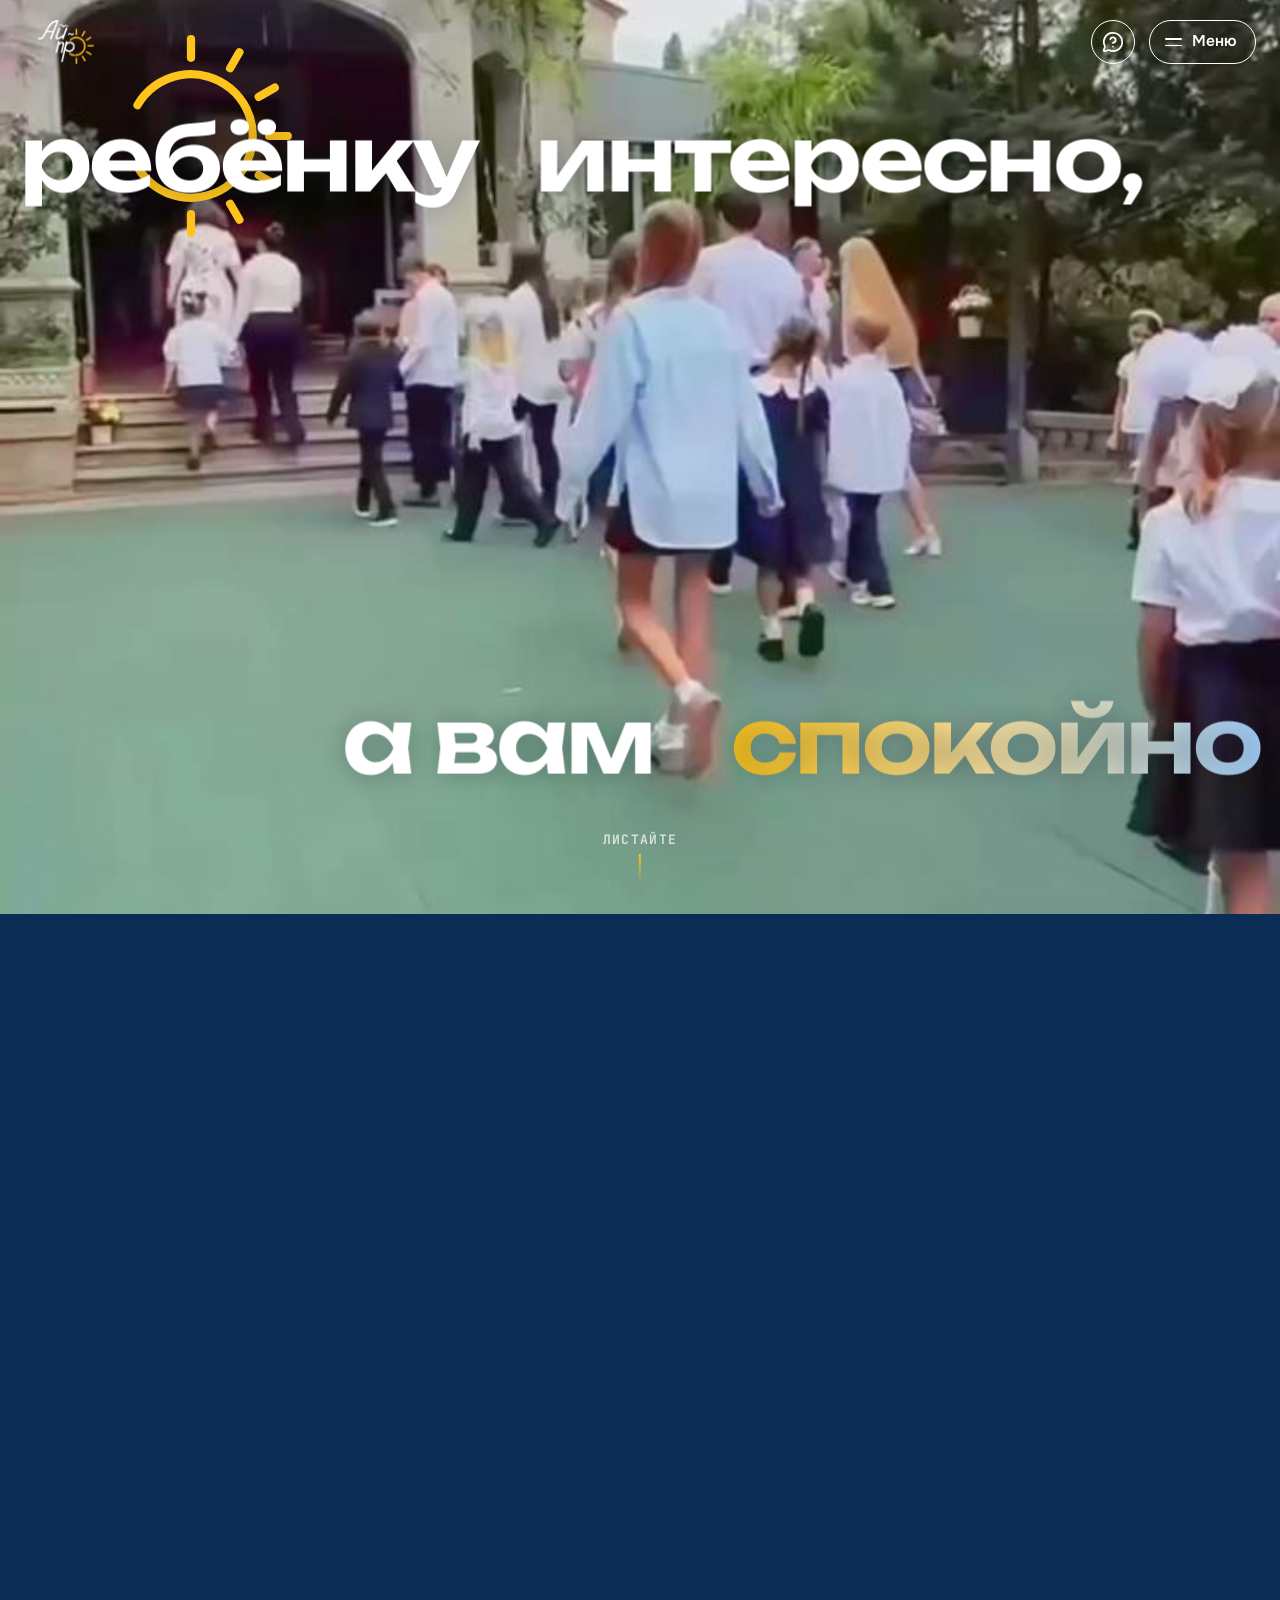
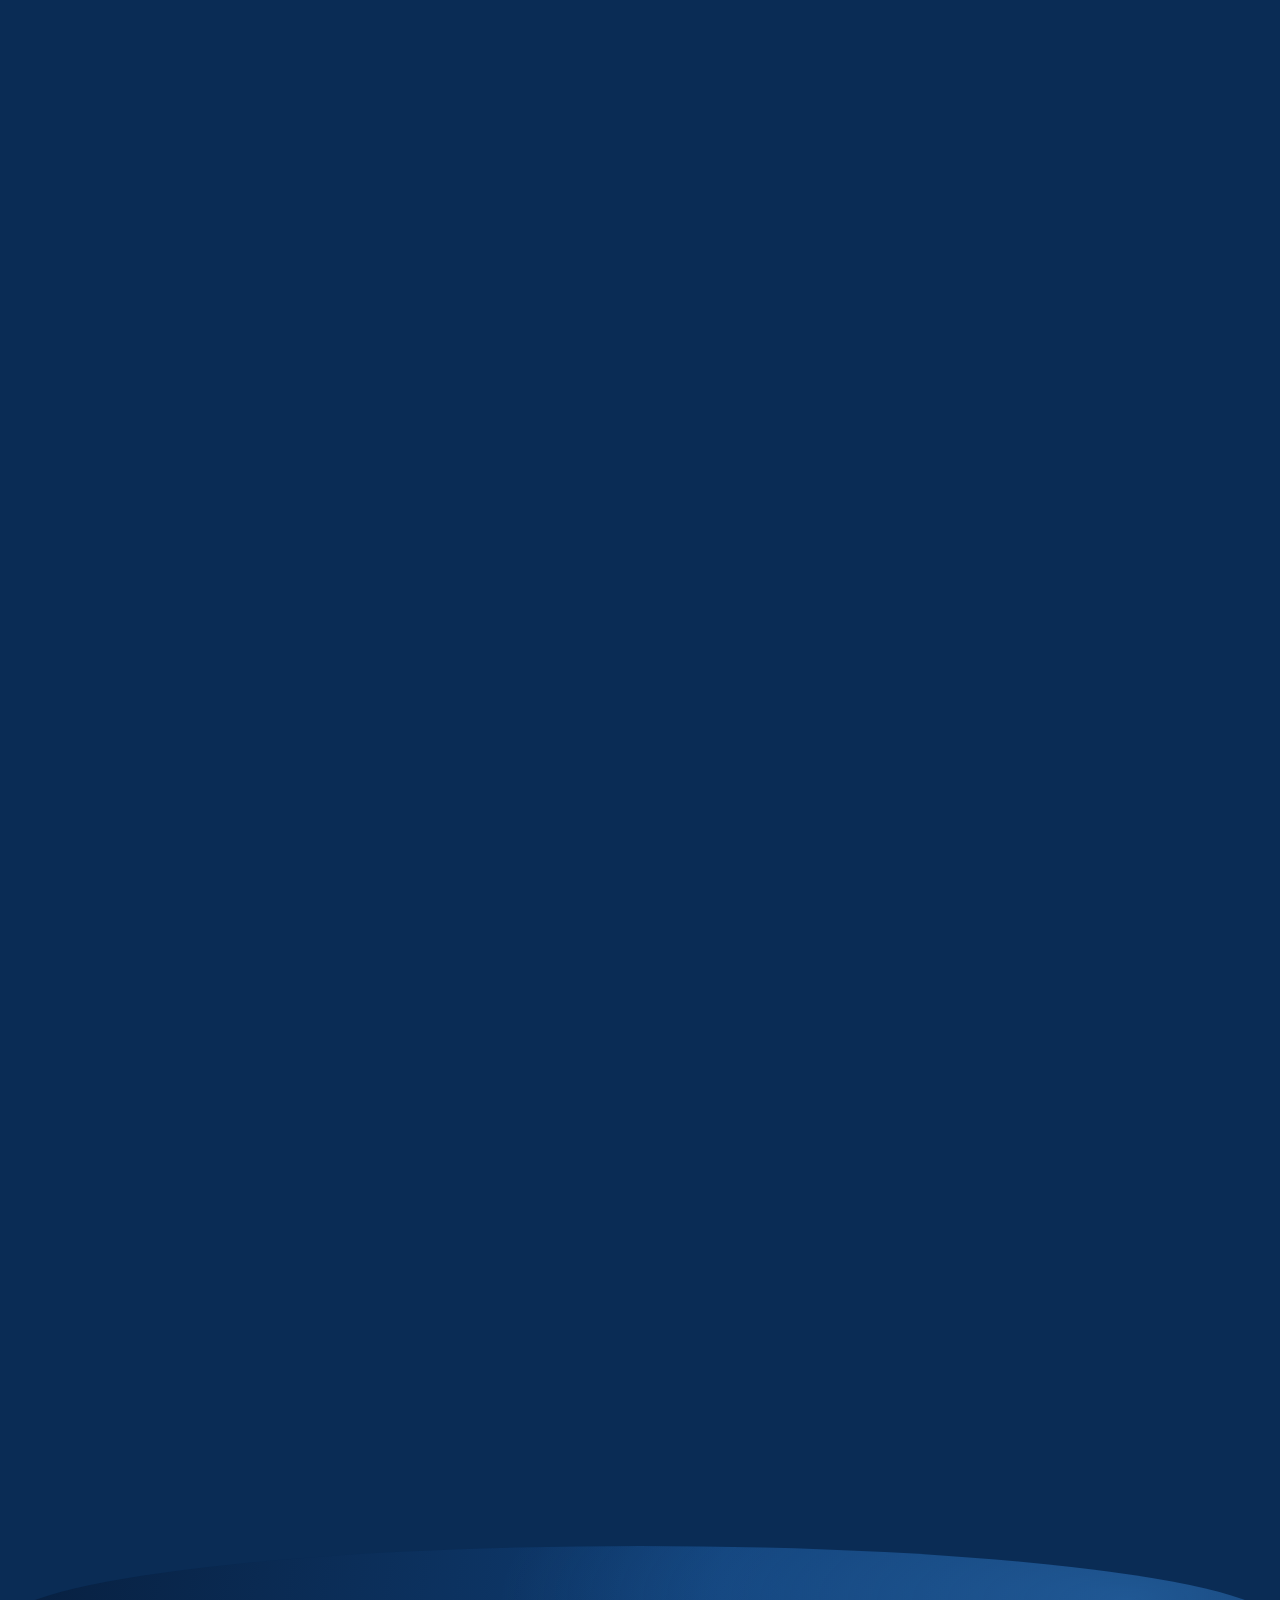
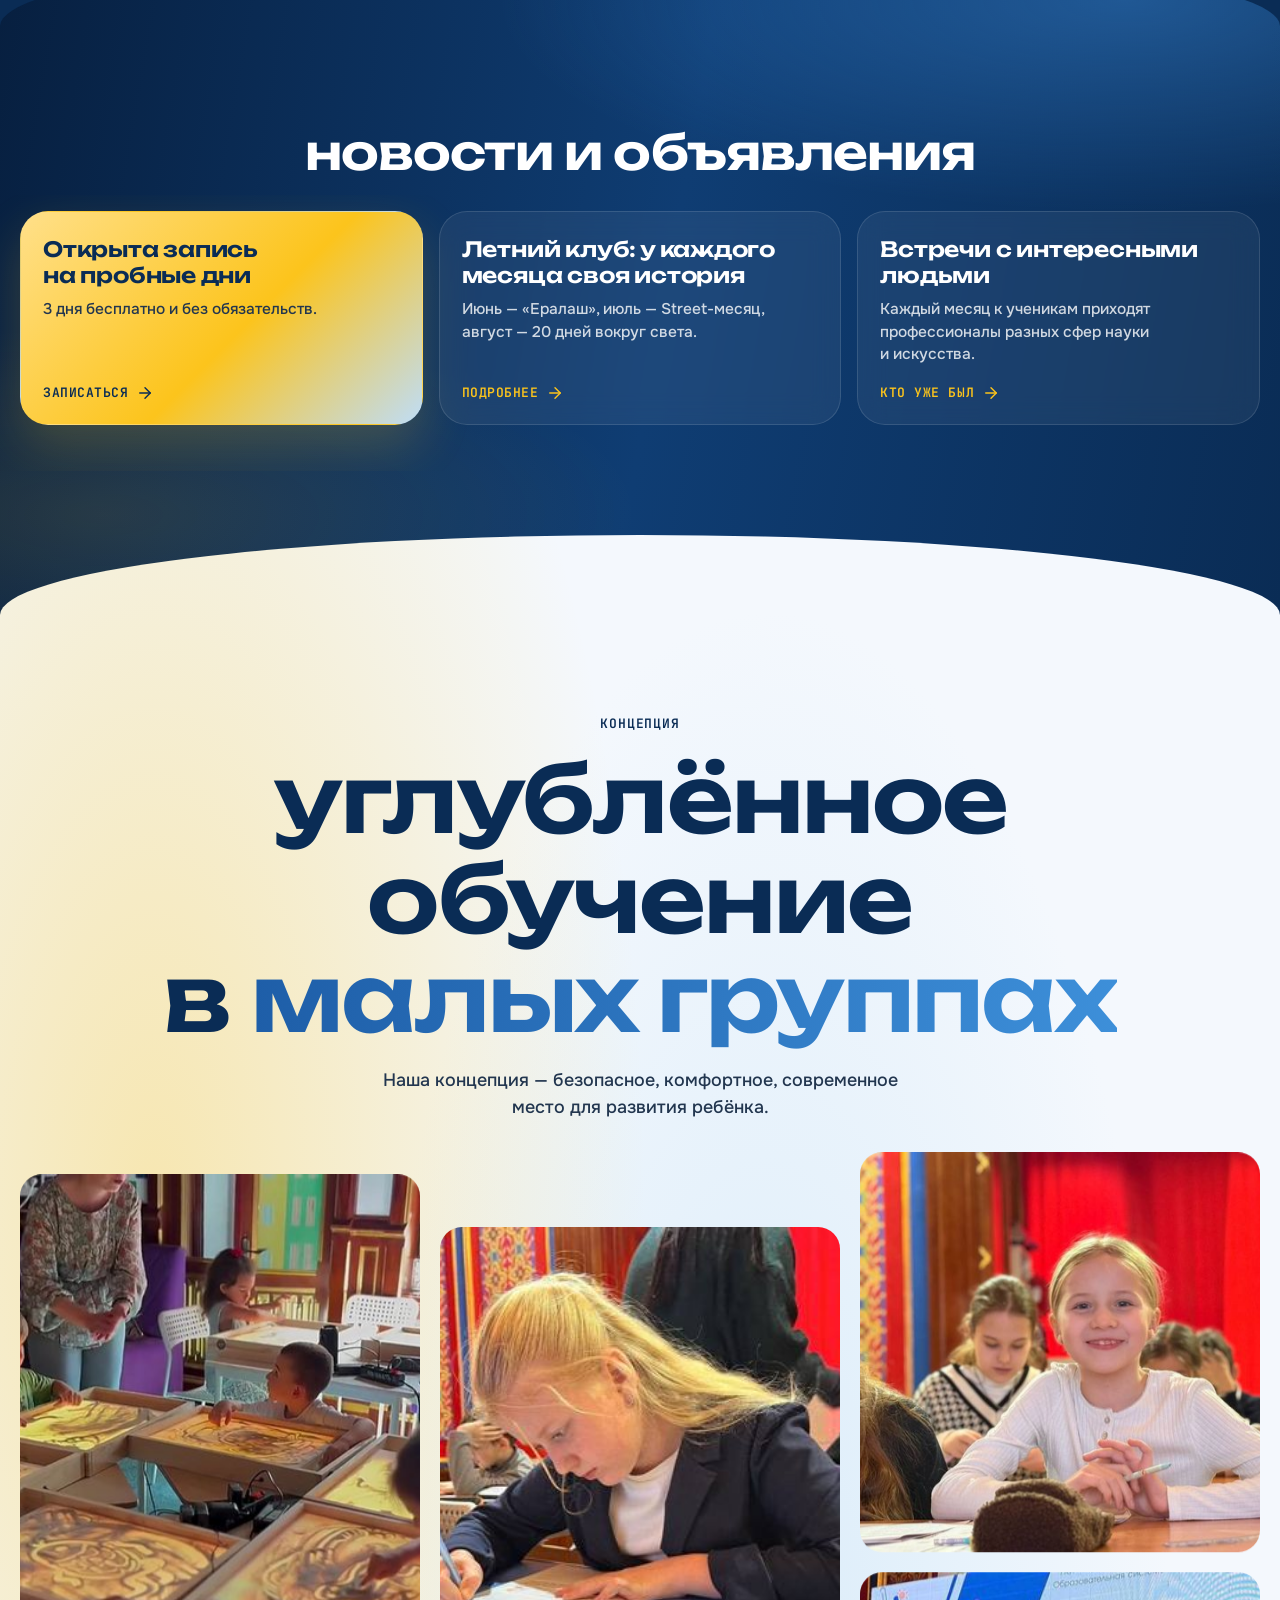
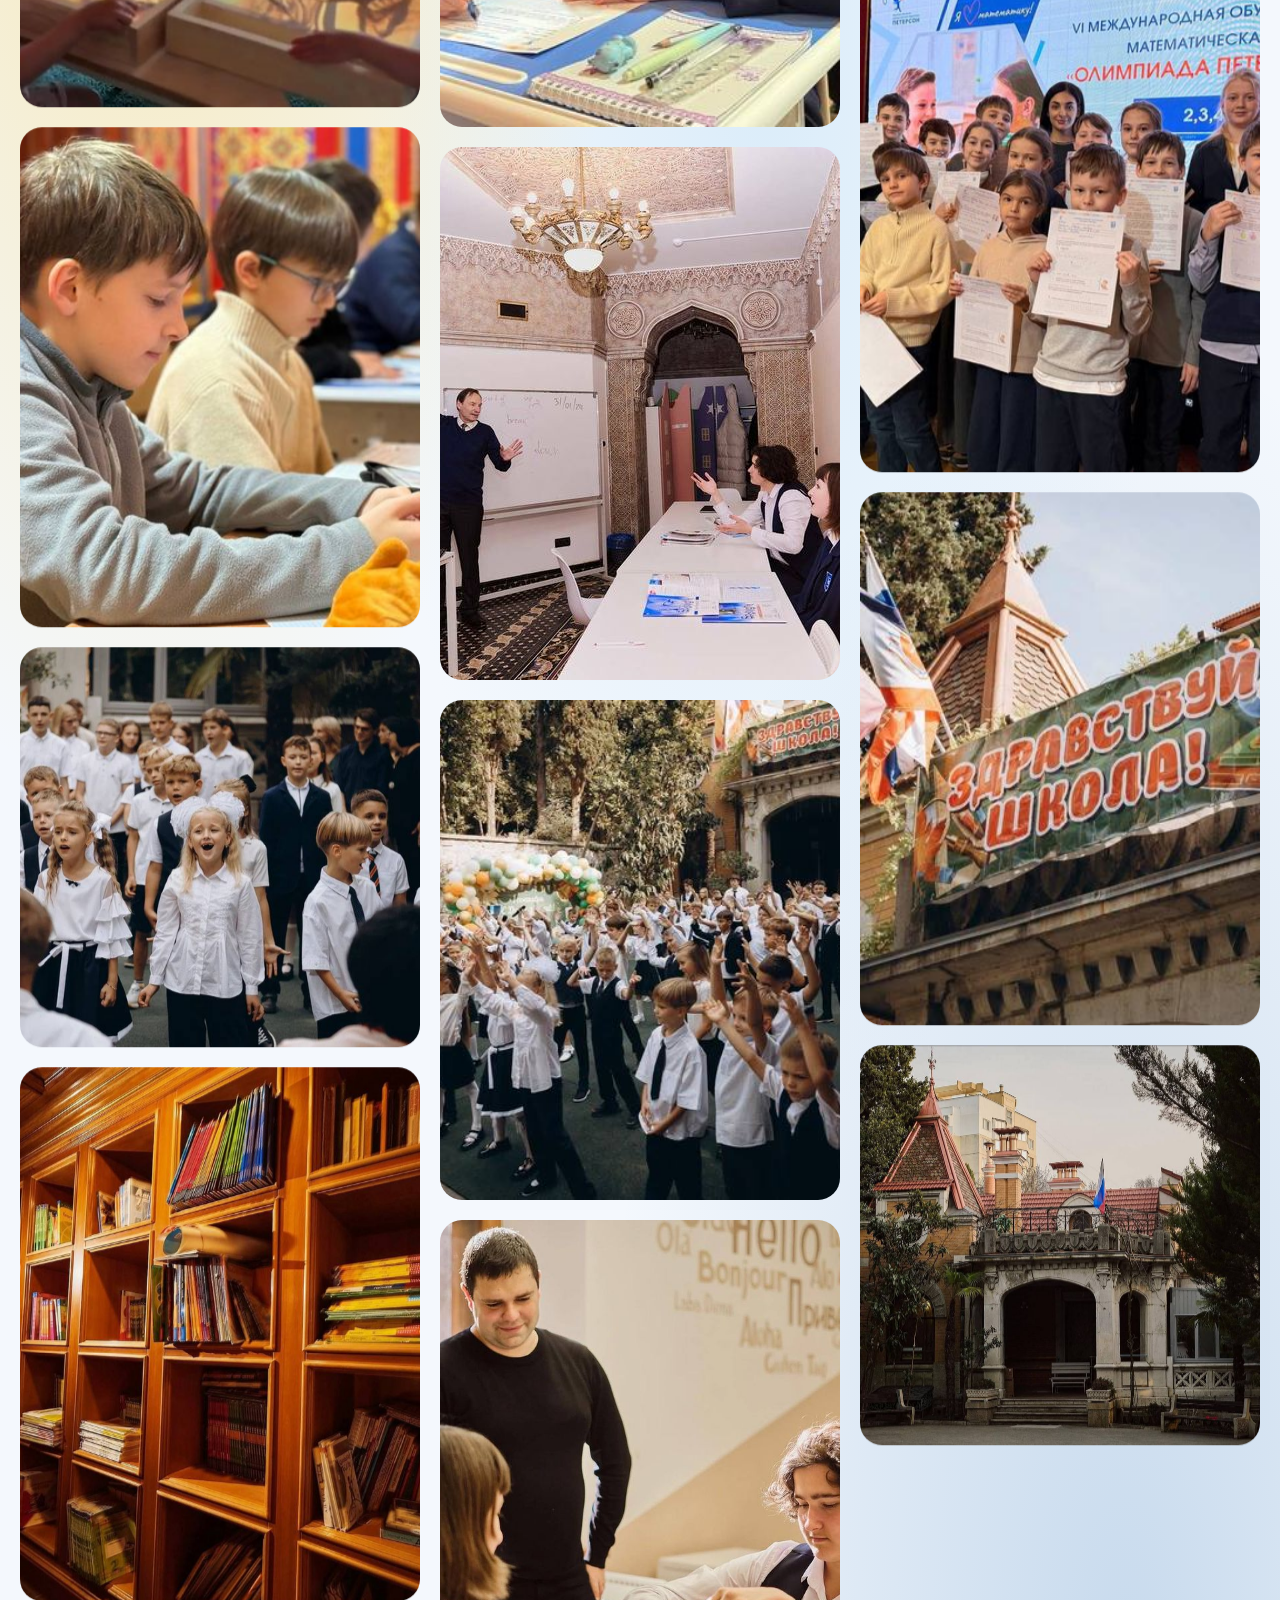
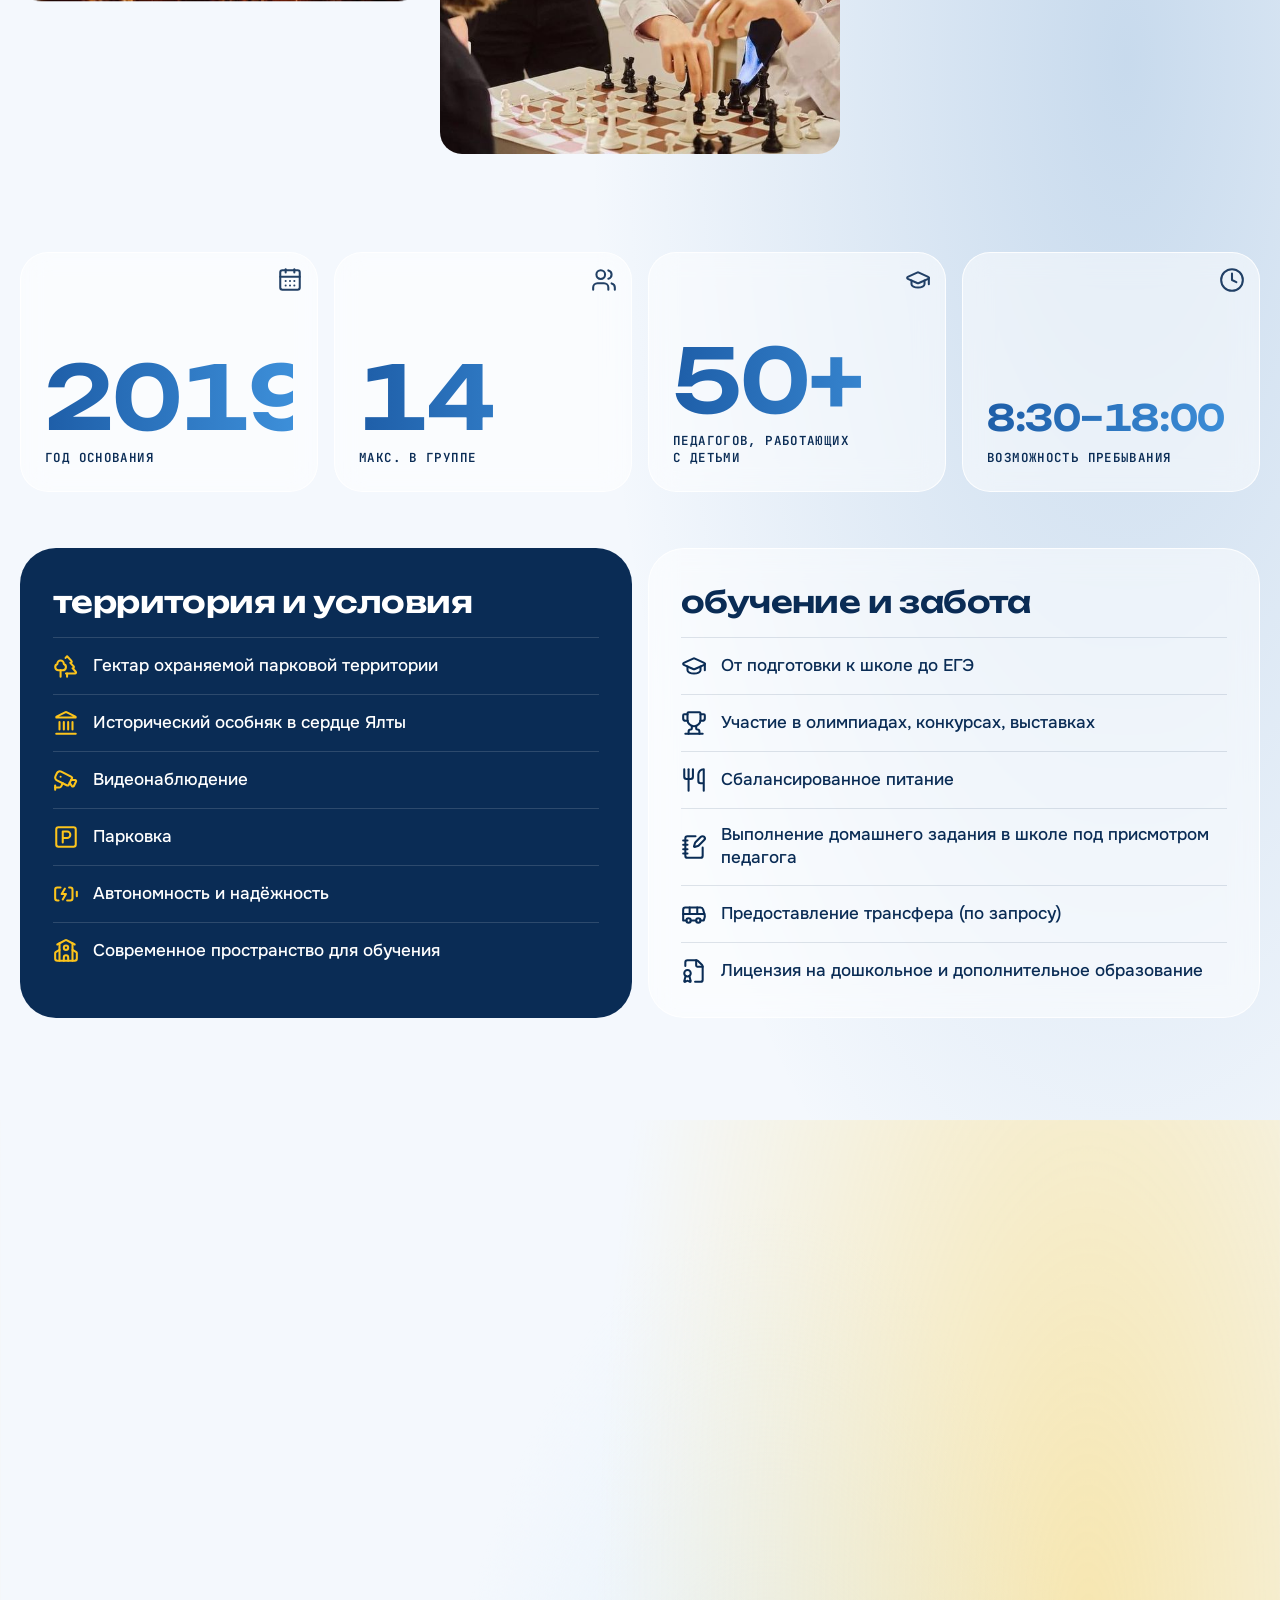
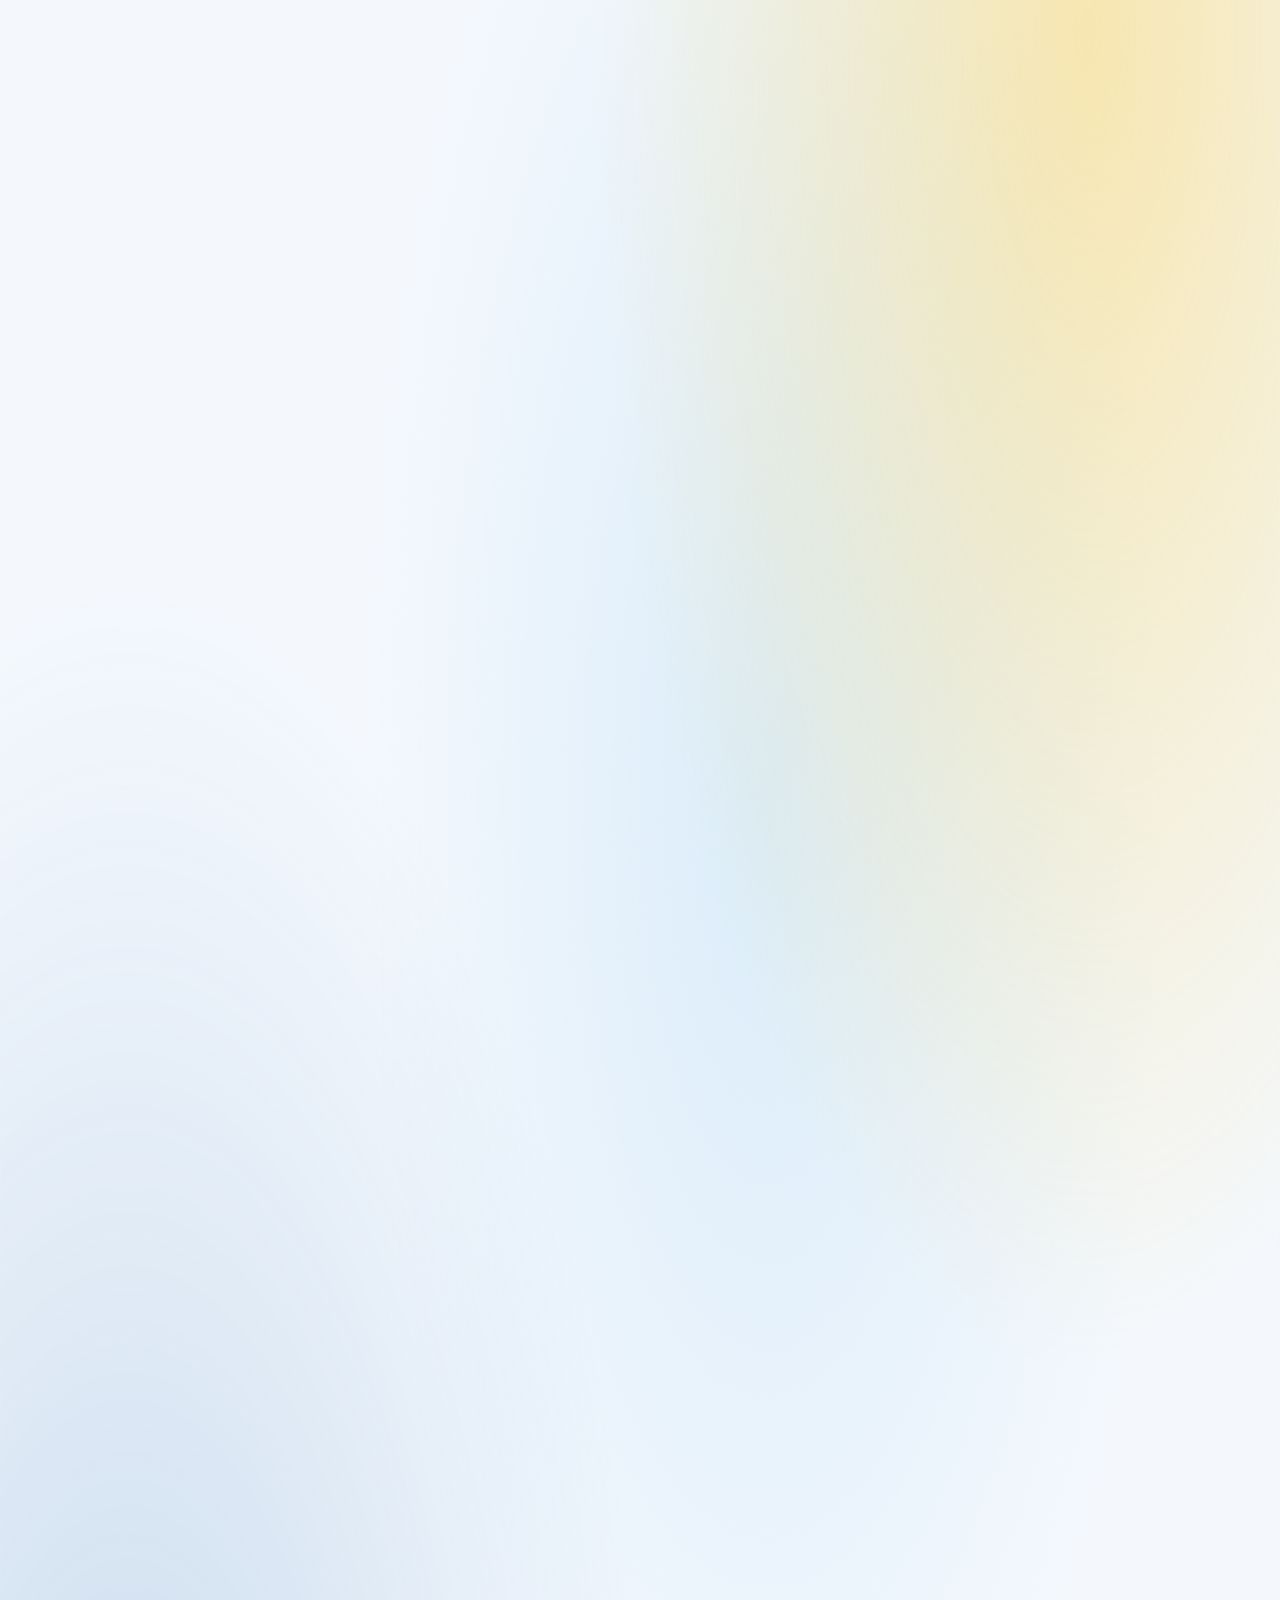
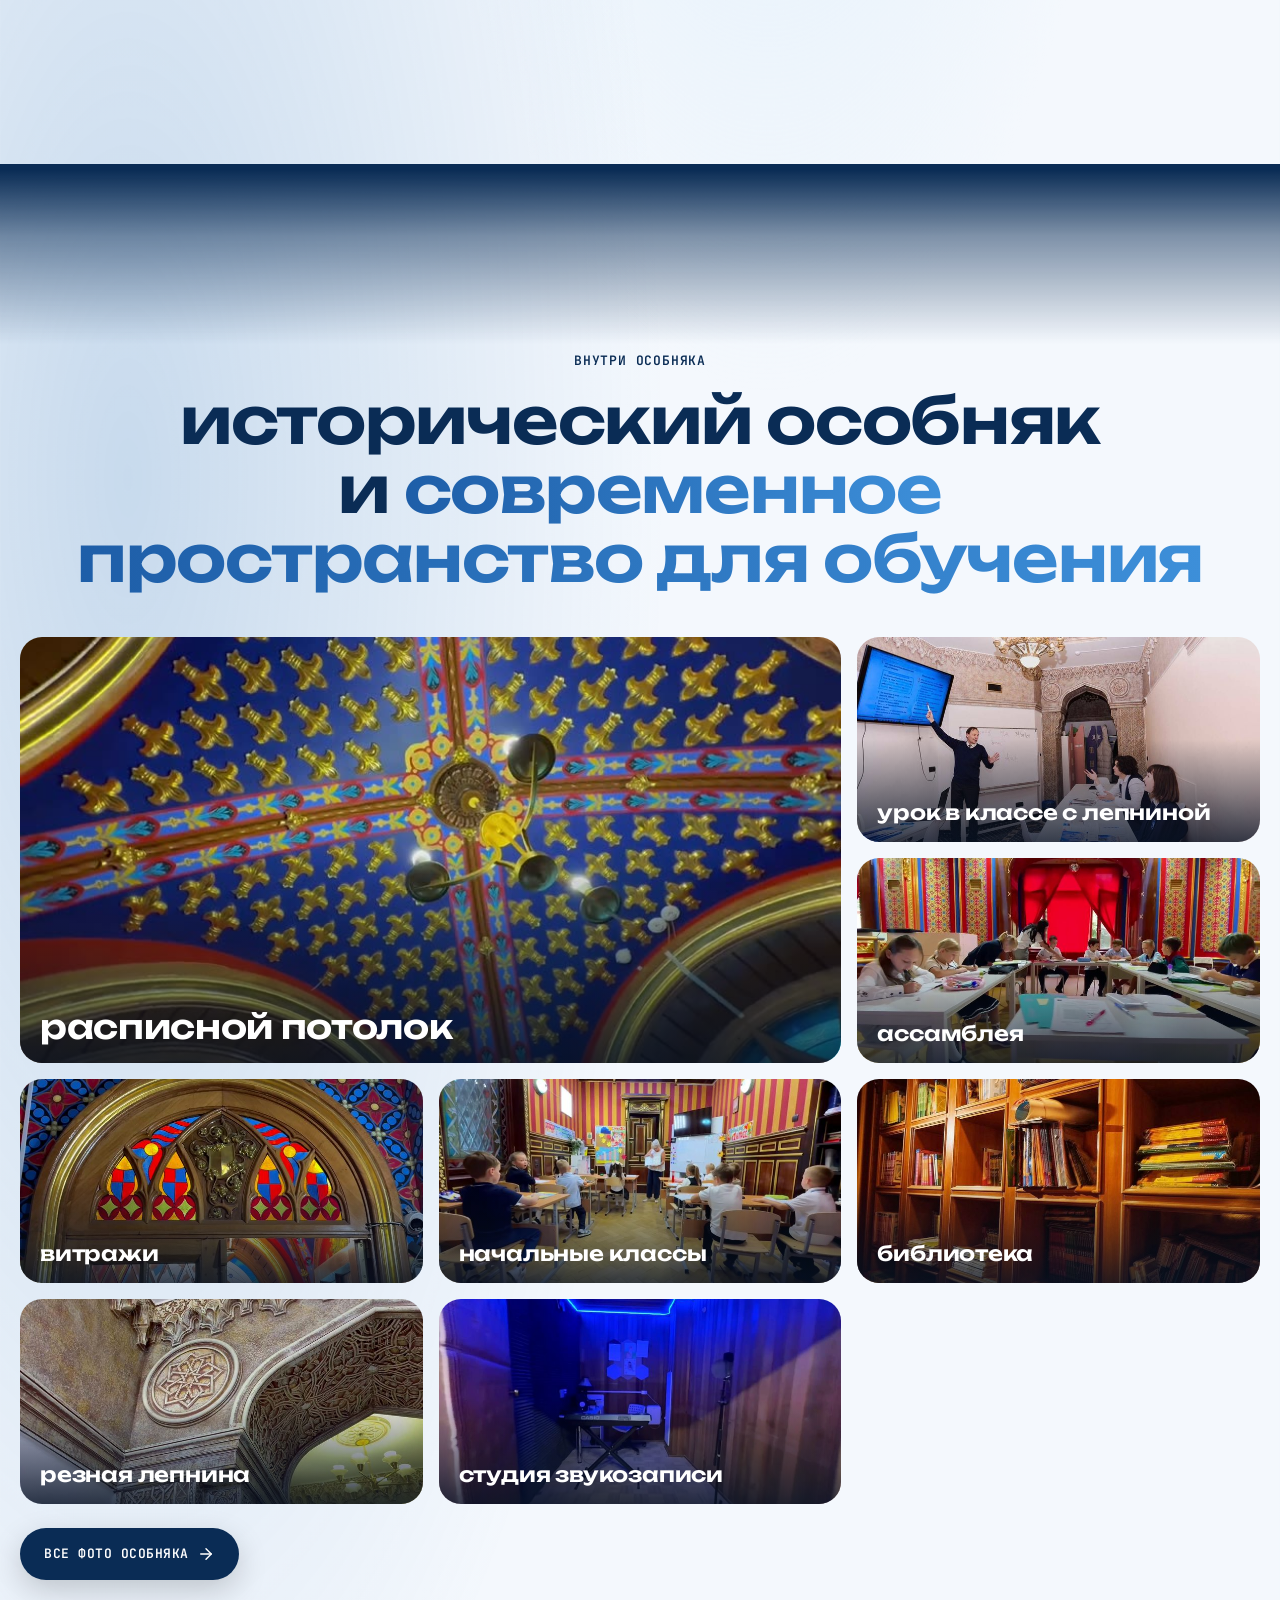
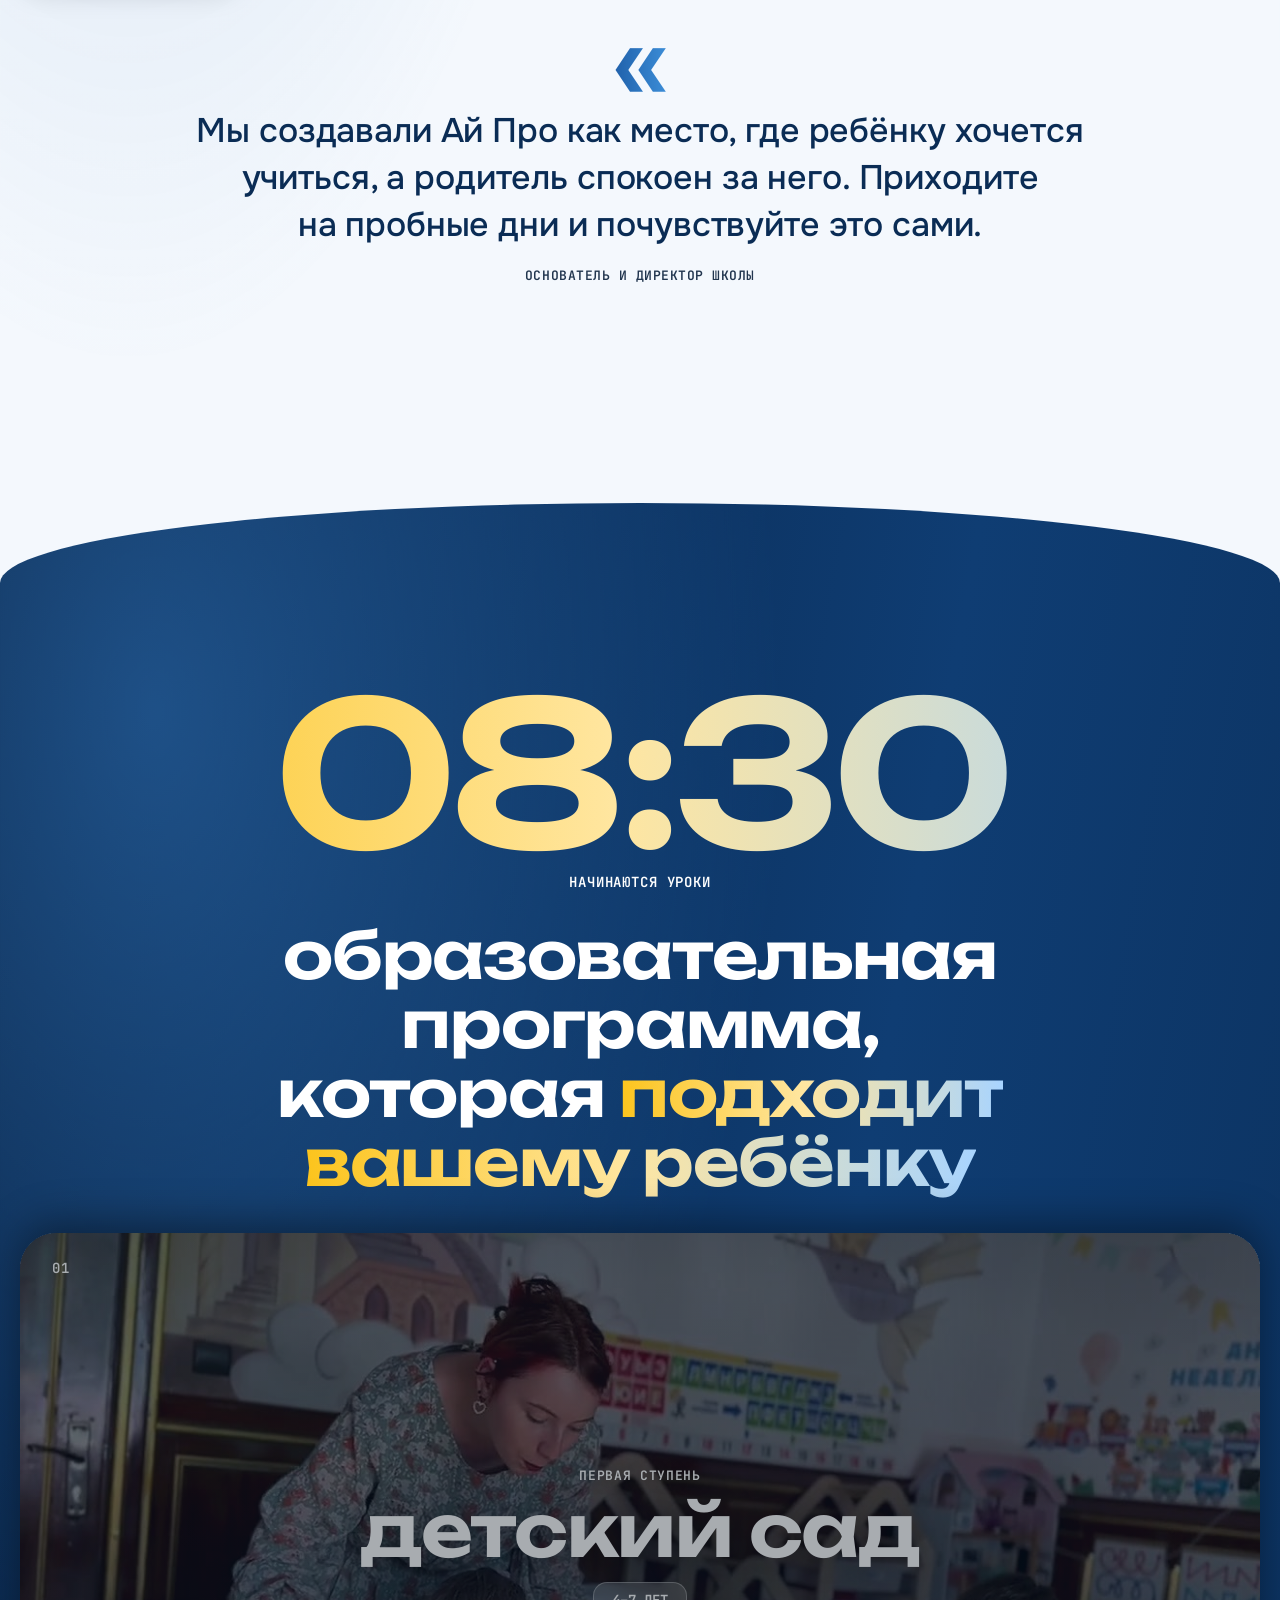
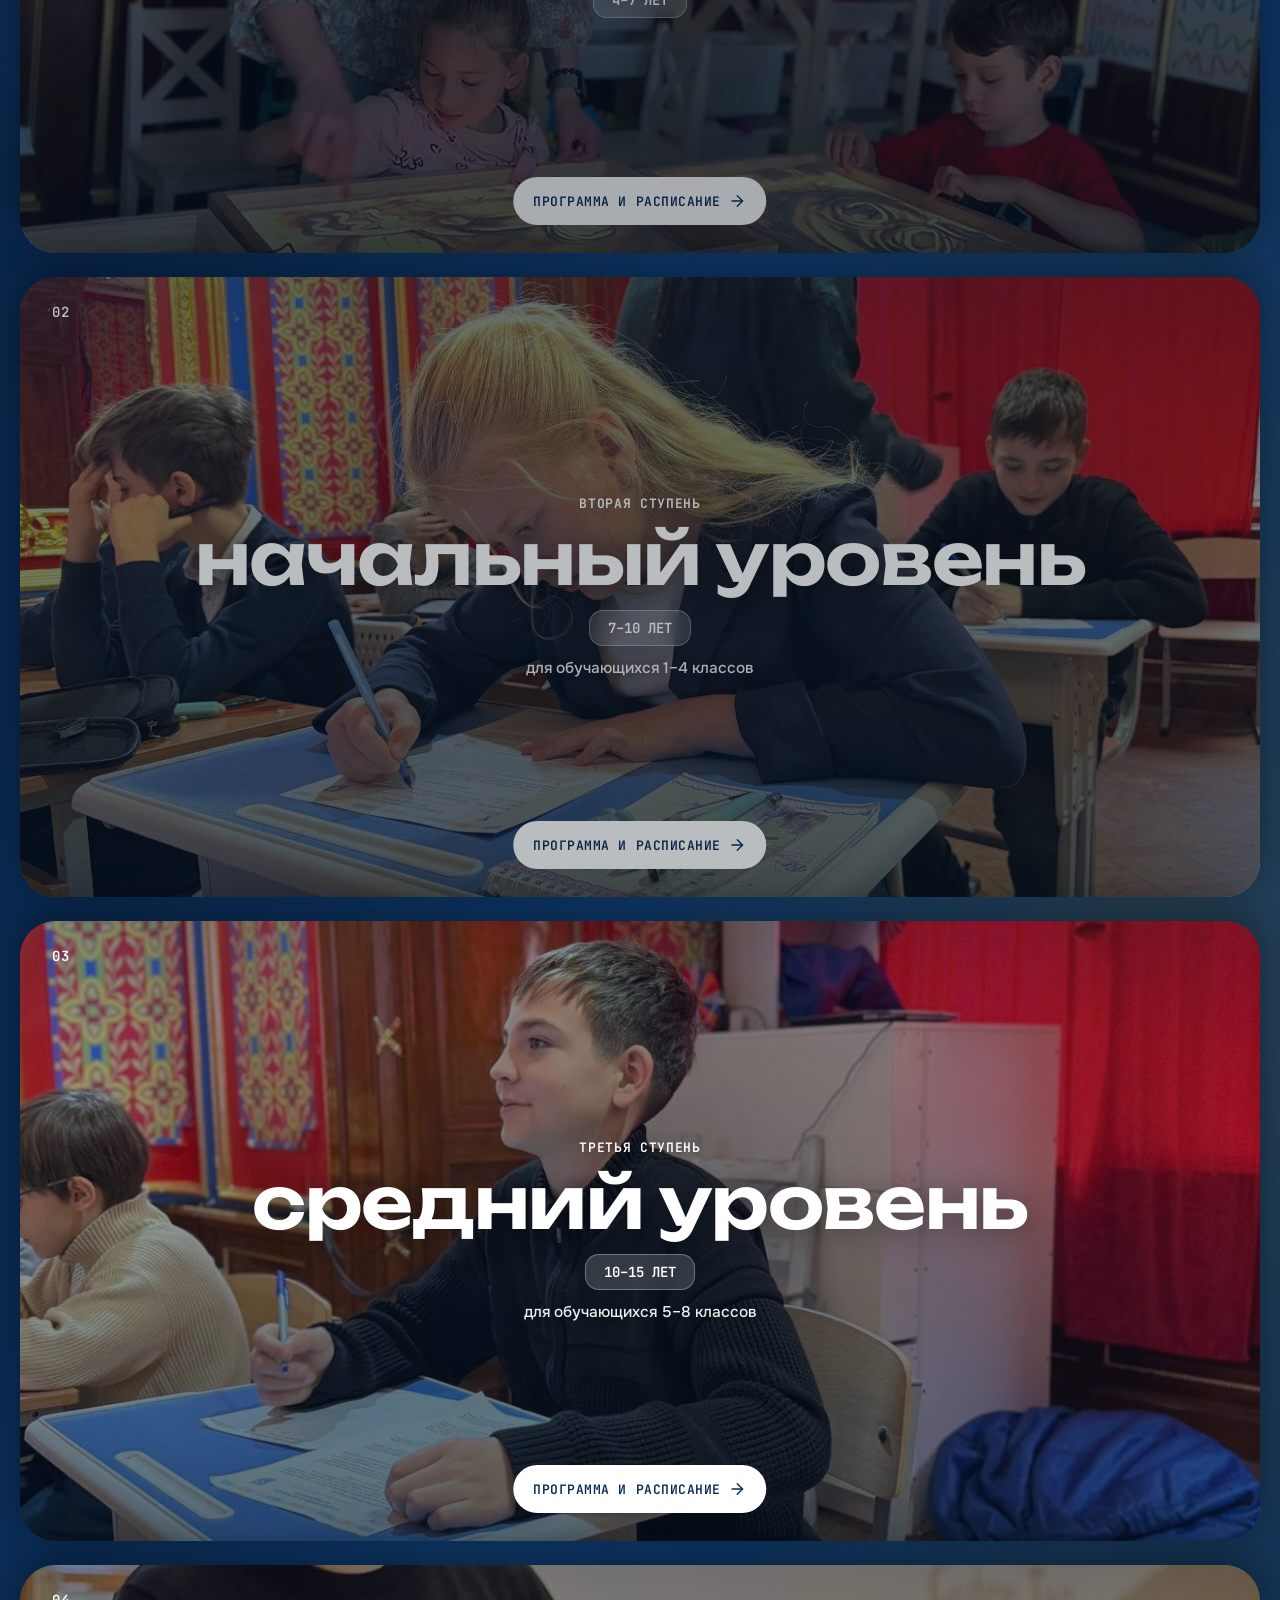
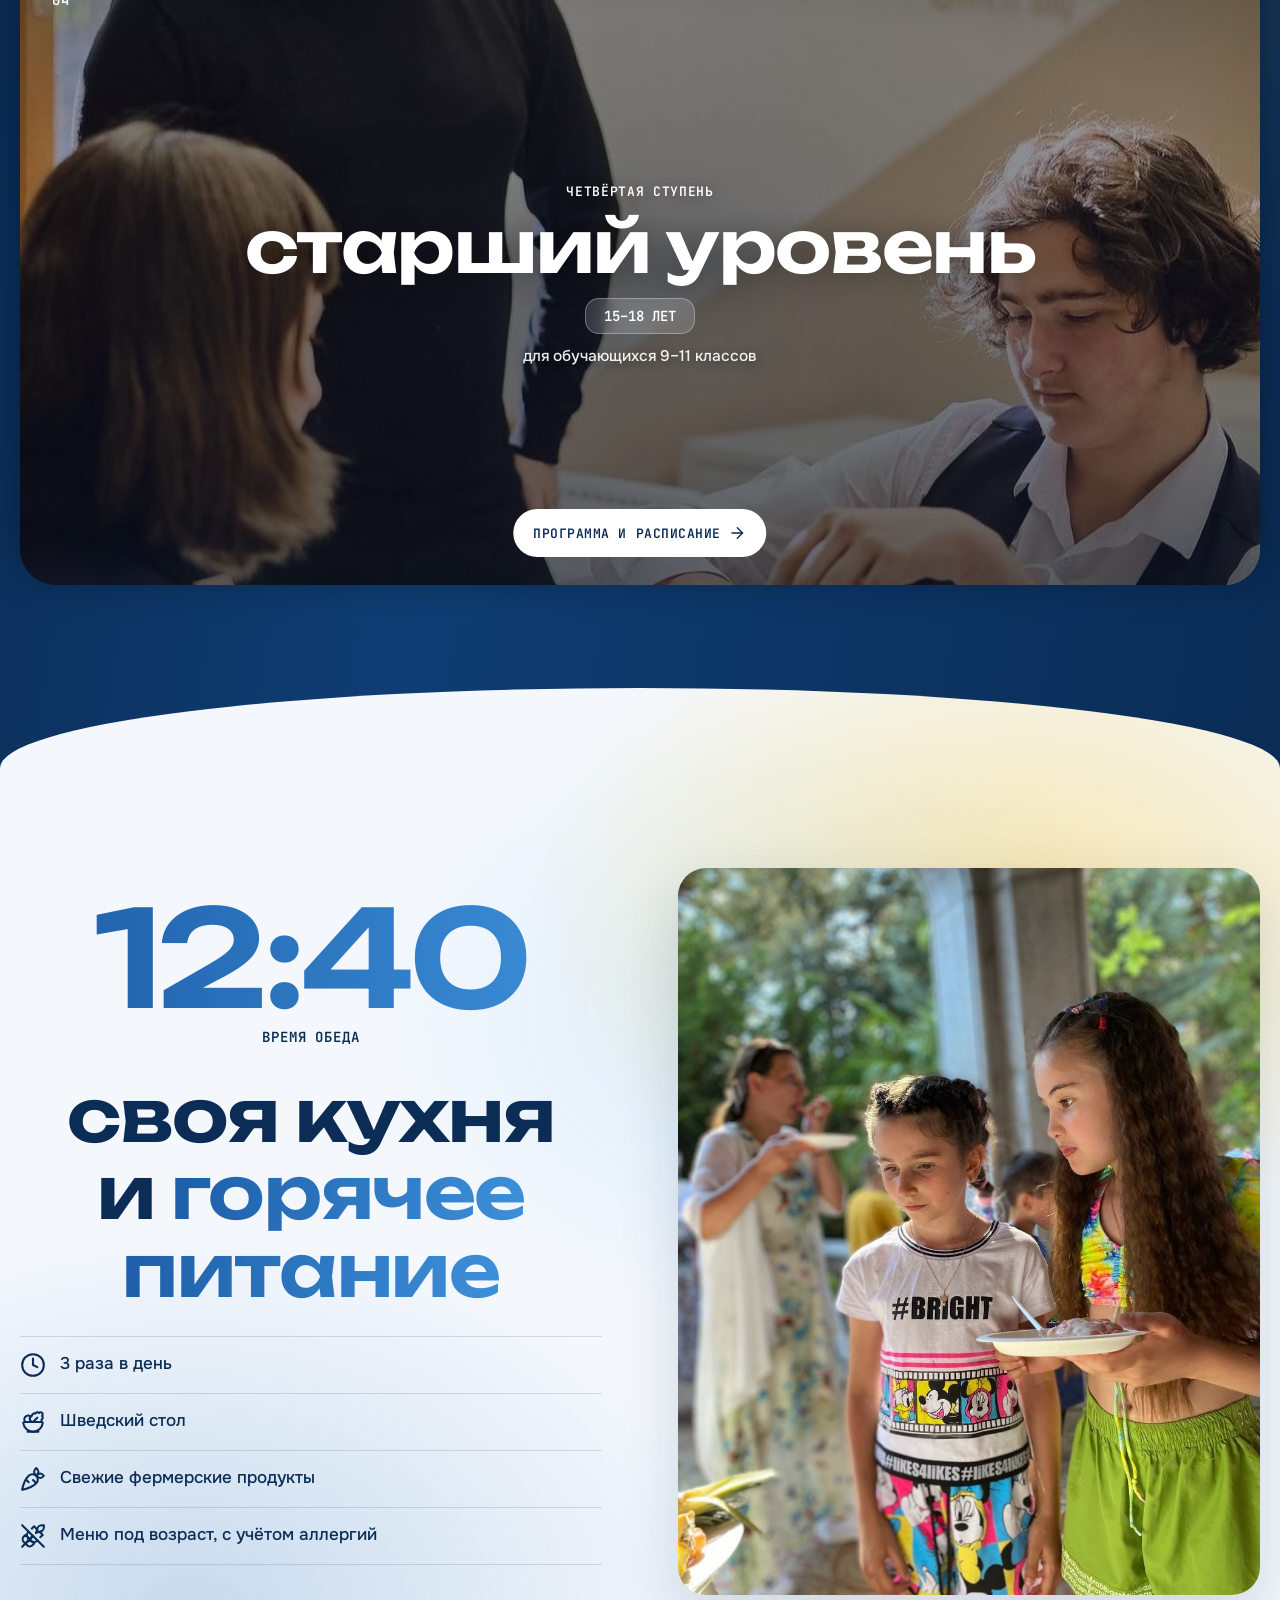
<file: index.html>
<!doctype html>
<html lang="ru">
<head>
<meta charset="utf-8">
<meta name="viewport" content="width=device-width, initial-scale=1, viewport-fit=cover">
<title>Ай Про · частная школа полного дня в Ялте</title>
<meta name="description" content="Ай Про (IPROSCHOOL) — частная школа полного дня в Ялте для детей 4–18 лет: детский сад и школа в историческом особняке, малые группы до 14 человек, языки с носителями, кружки, питание и трансфер. Три пробных дня бесплатно.">
<meta property="og:type" content="website">
<meta property="og:locale" content="ru_RU">
<meta property="og:site_name" content="Ай Про · IPROSCHOOL">
<meta property="og:title" content="Ай Про · частная школа полного дня в Ялте">
<meta property="og:description" content="Детский сад и школа в историческом особняке: малые группы, языки с носителями, кружки, питание и трансфер. Три пробных дня бесплатно.">
<meta property="og:image" content="assets/og.jpg">
<link rel="icon" type="image/svg+xml" href="assets/favicon.svg">
<link rel="apple-touch-icon" href="assets/apple-touch-icon.png">
<link rel="preconnect" href="https://fonts.googleapis.com">
<link rel="preconnect" href="https://fonts.gstatic.com" crossorigin>
<link rel="stylesheet" href="https://fonts.googleapis.com/css2?family=Unbounded:wght@500;600;700&family=JetBrains+Mono:wght@500;600&family=Onest:wght@400;500;600;700&display=swap">
<link rel="stylesheet" href="assets/css/site.css?v=eb2b4025">
<link rel="stylesheet" href="assets/css/site-c.css?v=3c37764b">
<script>document.documentElement.classList.add('js');try{if(localStorage.getItem('ipro-a11y')==='1')document.documentElement.classList.add('a11y')}catch(e){}</script>
</head>
<body>
<svg class="sprite" aria-hidden="true" xmlns="http://www.w3.org/2000/svg"><symbol id="i-arrow-left" viewBox="0 0 24 24"><path d="m12 19-7-7 7-7" /> <path d="M19 12H5" /></symbol><symbol id="i-arrow-right" viewBox="0 0 24 24"><path d="M5 12h14" /> <path d="m12 5 7 7-7 7" /></symbol><symbol id="i-arrow-up" viewBox="0 0 24 24"><path d="m5 12 7-7 7 7" /> <path d="M12 19V5" /></symbol><symbol id="i-arrow-up-right" viewBox="0 0 24 24"><path d="M7 7h10v10" /> <path d="M7 17 17 7" /></symbol><symbol id="i-badge-percent" viewBox="0 0 24 24"><path d="M3.85 8.62a4 4 0 0 1 4.78-4.77 4 4 0 0 1 6.74 0 4 4 0 0 1 4.78 4.78 4 4 0 0 1 0 6.74 4 4 0 0 1-4.77 4.78 4 4 0 0 1-6.75 0 4 4 0 0 1-4.78-4.77 4 4 0 0 1 0-6.76Z" /> <path d="m15 9-6 6" /> <path d="M9 9h.01" /> <path d="M15 15h.01" /></symbol><symbol id="i-battery-charging" viewBox="0 0 24 24"><path d="m11 7-3 5h4l-3 5" /> <path d="M14.856 6H16a2 2 0 0 1 2 2v8a2 2 0 0 1-2 2h-2.935" /> <path d="M22 14v-4" /> <path d="M5.14 18H4a2 2 0 0 1-2-2V8a2 2 0 0 1 2-2h2.936" /></symbol><symbol id="i-briefcase-medical" viewBox="0 0 24 24"><path d="M12 11v4" /> <path d="M14 13h-4" /> <path d="M16 6V4a2 2 0 0 0-2-2h-4a2 2 0 0 0-2 2v2" /> <path d="M18 6v14" /> <path d="M6 6v14" /> <rect width="20" height="14" x="2" y="6" rx="2" /></symbol><symbol id="i-building" viewBox="0 0 24 24"><path d="M12 10h.01" /> <path d="M12 14h.01" /> <path d="M12 6h.01" /> <path d="M16 10h.01" /> <path d="M16 14h.01" /> <path d="M16 6h.01" /> <path d="M8 10h.01" /> <path d="M8 14h.01" /> <path d="M8 6h.01" /> <path d="M9 22v-3a1 1 0 0 1 1-1h4a1 1 0 0 1 1 1v3" /> <rect x="4" y="2" width="16" height="20" rx="2" /></symbol><symbol id="i-bus" viewBox="0 0 24 24"><path d="M8 6v6" /> <path d="M15 6v6" /> <path d="M2 12h19.6" /> <path d="M18 18h3s.5-1.7.8-2.8c.1-.4.2-.8.2-1.2 0-.4-.1-.8-.2-1.2l-1.4-5C20.1 6.8 19.1 6 18 6H4a2 2 0 0 0-2 2v10h3" /> <circle cx="7" cy="18" r="2" /> <path d="M9 18h5" /> <circle cx="16" cy="18" r="2" /></symbol><symbol id="i-calendar-days" viewBox="0 0 24 24"><path d="M8 2v3" /> <path d="M16 2v3" /> <rect x="3" y="3" width="18" height="18" rx="2" /> <path d="M3 9h18" /> <path d="M8 13h.01" /> <path d="M12 13h.01" /> <path d="M16 13h.01" /> <path d="M8 17h.01" /> <path d="M12 17h.01" /> <path d="M16 17h.01" /></symbol><symbol id="i-carrot" viewBox="0 0 24 24"><path d="M15 16a1 1 0 0 0-7-7q-4 4-5.987 12.385a.5.5 0 0 0 .602.602Q11 20 15 16l-3-3" /> <path d="M15 9q4 4 7 0-3-4-7 0 4-4 0-7-4 3 0 7" /> <path d="m8 15-2.58-2.58" /></symbol><symbol id="i-cctv" viewBox="0 0 24 24"><path d="M16.75 12h3.632a1 1 0 0 1 .894 1.447l-2.034 4.069a1 1 0 0 1-1.708.134l-2.124-2.97" /> <path d="M17.106 9.053a1 1 0 0 1 .447 1.341l-3.106 6.211a1 1 0 0 1-1.342.447L3.61 12.3a2.92 2.92 0 0 1-1.3-3.91L3.69 5.6a2.92 2.92 0 0 1 3.92-1.3z" /> <path d="M2 19h3.76a2 2 0 0 0 1.8-1.1L9 15" /> <path d="M2 21v-4" /> <path d="M7 9h.01" /></symbol><symbol id="i-check" viewBox="0 0 24 24"><path d="M20 6 9 17l-5-5" /></symbol><symbol id="i-chevron-left" viewBox="0 0 24 24"><path d="m15 18-6-6 6-6" /></symbol><symbol id="i-chevron-right" viewBox="0 0 24 24"><path d="m9 18 6-6-6-6" /></symbol><symbol id="i-clock" viewBox="0 0 24 24"><circle cx="12" cy="12" r="10" /> <path d="M12 6v6l4 2" /></symbol><symbol id="i-eye" viewBox="0 0 24 24"><path d="M2.062 12.348a1 1 0 0 1 0-.696 10.75 10.75 0 0 1 19.876 0 1 1 0 0 1 0 .696 10.75 10.75 0 0 1-19.876 0" /> <circle cx="12" cy="12" r="3" /></symbol><symbol id="i-fence" viewBox="0 0 24 24"><path d="M4 3 2 5v15c0 .6.4 1 1 1h2c.6 0 1-.4 1-1V5Z" /> <path d="M6 8h4" /> <path d="M6 18h4" /> <path d="m12 3-2 2v15c0 .6.4 1 1 1h2c.6 0 1-.4 1-1V5Z" /> <path d="M14 8h4" /> <path d="M14 18h4" /> <path d="m20 3-2 2v15c0 .6.4 1 1 1h2c.6 0 1-.4 1-1V5Z" /></symbol><symbol id="i-file-badge" viewBox="0 0 24 24"><path d="M13 22h5a2 2 0 0 0 2-2V8a2.4 2.4 0 0 0-.706-1.706l-3.588-3.588A2.4 2.4 0 0 0 14 2H6a2 2 0 0 0-2 2v3.3" /> <path d="M14 2v5a1 1 0 0 0 1 1h5" /> <path d="m7.69 16.479 1.29 4.88a.5.5 0 0 1-.698.591l-1.843-.849a1 1 0 0 0-.879.001l-1.846.85a.5.5 0 0 1-.692-.593l1.29-4.88" /> <circle cx="6" cy="14" r="3" /></symbol><symbol id="i-file-text" viewBox="0 0 24 24"><path d="M6 22a2 2 0 0 1-2-2V4a2 2 0 0 1 2-2h8a2.4 2.4 0 0 1 1.704.706l3.588 3.588A2.4 2.4 0 0 1 20 8v12a2 2 0 0 1-2 2z" /> <path d="M14 2v5a1 1 0 0 0 1 1h5" /> <path d="M10 9H8" /> <path d="M16 13H8" /> <path d="M16 17H8" /></symbol><symbol id="i-fire-extinguisher" viewBox="0 0 24 24"><path d="M15 6.5V3a1 1 0 0 0-1-1h-2a1 1 0 0 0-1 1v3.5" /> <path d="M9 18h8" /> <path d="M18 3h-3" /> <path d="M11 3a6 6 0 0 0-6 6v11" /> <path d="M5 13h4" /> <path d="M17 10a4 4 0 0 0-8 0v10a2 2 0 0 0 2 2h4a2 2 0 0 0 2-2Z" /></symbol><symbol id="i-graduation-cap" viewBox="0 0 24 24"><path d="M21.42 10.922a1 1 0 0 0-.019-1.838L12.83 5.18a2 2 0 0 0-1.66 0L2.6 9.08a1 1 0 0 0 0 1.832l8.57 3.908a2 2 0 0 0 1.66 0z" /> <path d="M22 10v6" /> <path d="M6 12.5V16a6 3 0 0 0 12 0v-3.5" /></symbol><symbol id="i-hand-coins" viewBox="0 0 24 24"><path d="M11 15h2a2 2 0 1 0 0-4h-3c-.6 0-1.1.2-1.4.6L3 17" /> <path d="m7 21 1.6-1.4c.3-.4.8-.6 1.4-.6h4c1.1 0 2.1-.4 2.8-1.2l4.6-4.4a2 2 0 0 0-2.75-2.91l-4.2 3.9" /> <path d="m2 16 6 6" /> <circle cx="16" cy="9" r="2.9" /> <circle cx="6" cy="5" r="3" /></symbol><symbol id="i-house" viewBox="0 0 24 24"><path d="M15 21v-8a1 1 0 0 0-1-1h-4a1 1 0 0 0-1 1v8" /> <path d="M3 10a2 2 0 0 1 .709-1.528l7-6a2 2 0 0 1 2.582 0l7 6A2 2 0 0 1 21 10v9a2 2 0 0 1-2 2H5a2 2 0 0 1-2-2z" /></symbol><symbol id="i-landmark" viewBox="0 0 24 24"><path d="M10 18v-7" /> <path d="M11.119 2.205a2 2 0 0 1 1.762 0l7.84 3.846A.5.5 0 0 1 20.5 7h-17a.5.5 0 0 1-.22-.949z" /> <path d="M14 18v-7" /> <path d="M18 18v-7" /> <path d="M3 22h18" /> <path d="M6 18v-7" /></symbol><symbol id="i-lock" viewBox="0 0 24 24"><rect width="18" height="11" x="3" y="11" rx="2" ry="2" /> <path d="M7 11V7a5 5 0 0 1 10 0v4" /></symbol><symbol id="i-map-pin" viewBox="0 0 24 24"><path d="M20 10c0 4.993-5.539 10.193-7.399 11.799a1 1 0 0 1-1.202 0C9.539 20.193 4 14.993 4 10a8 8 0 0 1 16 0" /> <circle cx="12" cy="10" r="3" /></symbol><symbol id="i-medal" viewBox="0 0 24 24"><path d="M7.21 15 2.66 7.14a2 2 0 0 1 .13-2.2L4.4 2.8A2 2 0 0 1 6 2h12a2 2 0 0 1 1.6.8l1.6 2.14a2 2 0 0 1 .14 2.2L16.79 15" /> <path d="M11 12 5.12 2.2" /> <path d="m13 12 5.88-9.8" /> <path d="M8 7h8" /> <circle cx="12" cy="17" r="5" /> <path d="M12 18v-2h-.5" /></symbol><symbol id="i-message-circle" viewBox="0 0 24 24"><path d="M2.992 16.342a2 2 0 0 1 .094 1.167l-1.065 3.29a1 1 0 0 0 1.236 1.168l3.413-.998a2 2 0 0 1 1.099.092 10 10 0 1 0-4.777-4.719" /></symbol><symbol id="i-message-circle-question-mark" viewBox="0 0 24 24"><path d="M2.992 16.342a2 2 0 0 1 .094 1.167l-1.065 3.29a1 1 0 0 0 1.236 1.168l3.413-.998a2 2 0 0 1 1.099.092 10 10 0 1 0-4.777-4.719" /> <path d="M9.09 9a3 3 0 0 1 5.83 1c0 2-3 3-3 3" /> <path d="M12 17h.01" /></symbol><symbol id="i-notebook-pen" viewBox="0 0 24 24"><path d="M13.4 2H6a2 2 0 0 0-2 2v16a2 2 0 0 0 2 2h12a2 2 0 0 0 2-2v-7.4" /> <path d="M2 6h4" /> <path d="M2 10h4" /> <path d="M2 14h4" /> <path d="M2 18h4" /> <path d="M21.378 5.626a1 1 0 1 0-3.004-3.004l-5.01 5.012a2 2 0 0 0-.506.854l-.837 2.87a.5.5 0 0 0 .62.62l2.87-.837a2 2 0 0 0 .854-.506z" /></symbol><symbol id="i-phone" viewBox="0 0 24 24"><path d="M13.832 16.568a1 1 0 0 0 1.213-.303l.355-.465A2 2 0 0 1 17 15h3a2 2 0 0 1 2 2v3a2 2 0 0 1-2 2A18 18 0 0 1 2 4a2 2 0 0 1 2-2h3a2 2 0 0 1 2 2v3a2 2 0 0 1-.8 1.6l-.468.351a1 1 0 0 0-.292 1.233 14 14 0 0 0 6.392 6.384" /></symbol><symbol id="i-play" viewBox="0 0 24 24"><path d="M5 5a2 2 0 0 1 3.008-1.728l11.997 6.998a2 2 0 0 1 .003 3.458l-12 7A2 2 0 0 1 5 19z" /></symbol><symbol id="i-plus" viewBox="0 0 24 24"><path d="M5 12h14" /> <path d="M12 5v14" /></symbol><symbol id="i-quote" viewBox="0 0 24 24"><path d="M16 3a2 2 0 0 0-2 2v6a2 2 0 0 0 2 2 1 1 0 0 1 1 1v1a2 2 0 0 1-2 2 1 1 0 0 0-1 1v2a1 1 0 0 0 1 1 6 6 0 0 0 6-6V5a2 2 0 0 0-2-2z" /> <path d="M5 3a2 2 0 0 0-2 2v6a2 2 0 0 0 2 2 1 1 0 0 1 1 1v1a2 2 0 0 1-2 2 1 1 0 0 0-1 1v2a1 1 0 0 0 1 1 6 6 0 0 0 6-6V5a2 2 0 0 0-2-2z" /></symbol><symbol id="i-salad" viewBox="0 0 24 24"><path d="M19.496 12a2.5 2.5 0 00.399-2.214A2 2 0 0020.32 6.5 2 2 0 0019 3a2 2 0 00-1.5.68 2 2 0 00-3.287.424 2.5 2.5 0 00-3.189 2.06A3 3 0 0012 12l4-4" /> <path d="M4 12a1 1 0 00-.99 1.133A9 9 0 0012 21a9 9 0 008.99-7.867A1 1 0 0020 12z" /> <path d="M7 21h10" /> <path d="M9.85 6.907A3.5 3.5 0 005.05 12" /></symbol><symbol id="i-school" viewBox="0 0 24 24"><path d="M14 21v-3a2 2 0 0 0-4 0v3" /> <path d="M18 4.933V21" /> <path d="m4 6 7.106-3.79a2 2 0 0 1 1.788 0L20 6" /> <path d="m6 11-3.52 2.147a1 1 0 0 0-.48.854V19a2 2 0 0 0 2 2h16a2 2 0 0 0 2-2v-5a1 1 0 0 0-.48-.853L18 11" /> <path d="M6 4.933V21" /> <circle cx="12" cy="9" r="2" /></symbol><symbol id="i-send" viewBox="0 0 24 24"><path d="M14.536 21.686a.5.5 0 0 0 .937-.024l6.5-19a.496.496 0 0 0-.635-.635l-19 6.5a.5.5 0 0 0-.024.937l7.93 3.18a2 2 0 0 1 1.112 1.11z" /> <path d="m21.854 2.147-10.94 10.939" /></symbol><symbol id="i-shield-check" viewBox="0 0 24 24"><path d="M20 13c0 5-3.5 7.5-7.66 8.95a1 1 0 0 1-.67-.01C7.5 20.5 4 18 4 13V6a1 1 0 0 1 1-1c2 0 4.5-1.2 6.24-2.72a1.17 1.17 0 0 1 1.52 0C14.51 3.81 17 5 19 5a1 1 0 0 1 1 1z" /> <path d="m9 12 2 2 4-4" /></symbol><symbol id="i-siren" viewBox="0 0 24 24"><path d="M7 18v-6a5 5 0 1 1 10 0v6" /> <path d="M5 21a1 1 0 0 0 1 1h12a1 1 0 0 0 1-1v-1a2 2 0 0 0-2-2H7a2 2 0 0 0-2 2z" /> <path d="M21 12h1" /> <path d="M18.5 4.5 18 5" /> <path d="M2 12h1" /> <path d="M12 2v1" /> <path d="m4.929 4.929.707.707" /> <path d="M12 12v6" /></symbol><symbol id="i-sparkles" viewBox="0 0 24 24"><path d="M11.017 2.814a1 1 0 0 1 1.966 0l1.051 5.558a2 2 0 0 0 1.594 1.594l5.558 1.051a1 1 0 0 1 0 1.966l-5.558 1.051a2 2 0 0 0-1.594 1.594l-1.051 5.558a1 1 0 0 1-1.966 0l-1.051-5.558a2 2 0 0 0-1.594-1.594l-5.558-1.051a1 1 0 0 1 0-1.966l5.558-1.051a2 2 0 0 0 1.594-1.594z" /> <path d="M20 2v4" /> <path d="M22 4h-4" /> <circle cx="4" cy="20" r="2" /></symbol><symbol id="i-square-parking" viewBox="0 0 24 24"><rect width="18" height="18" x="3" y="3" rx="2" /> <path d="M9 17V7h4a3 3 0 0 1 0 6H9" /></symbol><symbol id="i-stamp" viewBox="0 0 24 24"><path d="M14 13V8.5C14 7 15 7 15 5a3 3 0 0 0-6 0c0 2 1 2 1 3.5V13" /> <path d="M20 15.5a2.5 2.5 0 0 0-2.5-2.5h-11A2.5 2.5 0 0 0 4 15.5V17a1 1 0 0 0 1 1h14a1 1 0 0 0 1-1z" /> <path d="M5 22h14" /></symbol><symbol id="i-star" viewBox="0 0 24 24"><path d="M11.525 2.295a.53.53 0 0 1 .95 0l2.31 4.679a2.123 2.123 0 0 0 1.595 1.16l5.166.756a.53.53 0 0 1 .294.904l-3.736 3.638a2.123 2.123 0 0 0-.611 1.878l.882 5.14a.53.53 0 0 1-.771.56l-4.618-2.428a2.122 2.122 0 0 0-1.973 0L6.396 21.01a.53.53 0 0 1-.77-.56l.881-5.139a2.122 2.122 0 0 0-.611-1.879L2.16 9.795a.53.53 0 0 1 .294-.906l5.165-.755a2.122 2.122 0 0 0 1.597-1.16z" /></symbol><symbol id="i-sun" viewBox="0 0 24 24"><circle cx="12" cy="12" r="4" /> <path d="M12 2v2" /> <path d="M12 20v2" /> <path d="m4.93 4.93 1.41 1.41" /> <path d="m17.66 17.66 1.41 1.41" /> <path d="M2 12h2" /> <path d="M20 12h2" /> <path d="m6.34 17.66-1.41 1.41" /> <path d="m19.07 4.93-1.41 1.41" /></symbol><symbol id="i-trees" viewBox="0 0 24 24"><path d="M10 10v.2A3 3 0 0 1 8.9 16H5a3 3 0 0 1-1-5.8V10a3 3 0 0 1 6 0Z" /> <path d="M7 16v6" /> <path d="M13 19v3" /> <path d="M12 19h8.3a1 1 0 0 0 .7-1.7L18 14h.3a1 1 0 0 0 .7-1.7L16 9h.2a1 1 0 0 0 .8-1.7L13 3l-1.4 1.5" /></symbol><symbol id="i-trophy" viewBox="0 0 24 24"><path d="M10 14.66V17a1 1 0 0 1-1 1 2 2 0 0 0-2 2v2" /> <path d="M14 14.66V17a1 1 0 0 0 1 1 2 2 0 0 1 2 2v2" /> <path d="M17.916 10H19.5A2.5 2.5 0 0 0 22 7.5V5a1 1 0 0 0-1-1h-3" /> <path d="M4 22h16" /> <path d="M6 9a6 6 0 0 0 12 0V3a1 1 0 0 0-1-1H7a1 1 0 0 0-1 1z" /> <path d="M6.084 10H4.5A2.5 2.5 0 0 1 2 7.5V5a1 1 0 0 1 1-1h3" /></symbol><symbol id="i-users" viewBox="0 0 24 24"><path d="M16 21v-2a4 4 0 0 0-4-4H6a4 4 0 0 0-4 4v2" /> <path d="M16 3.128a4 4 0 0 1 0 7.744" /> <path d="M22 21v-2a4 4 0 0 0-3-3.87" /> <circle cx="9" cy="7" r="4" /></symbol><symbol id="i-utensils" viewBox="0 0 24 24"><path d="M3 2v7c0 1.1.9 2 2 2h4a2 2 0 0 0 2-2V2" /> <path d="M7 2v20" /> <path d="M21 15V2a5 5 0 0 0-5 5v6c0 1.1.9 2 2 2h3Zm0 0v7" /></symbol><symbol id="i-waves-ladder" viewBox="0 0 24 24"><path d="M19 5a2 2 0 0 0-2 2v11" /> <path d="M2 18c.6.5 1.2 1 2.5 1 2.5 0 2.5-2 5-2 2.6 0 2.4 2 5 2 2.5 0 2.5-2 5-2 1.3 0 1.9.5 2.5 1" /> <path d="M7 13h10" /> <path d="M7 9h10" /> <path d="M9 5a2 2 0 0 0-2 2v11" /></symbol><symbol id="i-wheat-off" viewBox="0 0 24 24"><path d="m2 22 10-10" /> <path d="m16 8-1.17 1.17" /> <path d="M3.47 12.53 5 11l1.53 1.53a3.5 3.5 0 0 1 0 4.94L5 19l-1.53-1.53a3.5 3.5 0 0 1 0-4.94Z" /> <path d="m8 8-.53.53a3.5 3.5 0 0 0 0 4.94L9 15l1.53-1.53c.55-.55.88-1.25.98-1.97" /> <path d="M10.91 5.26c.15-.26.34-.51.56-.73L13 3l1.53 1.53a3.5 3.5 0 0 1 .28 4.62" /> <path d="M20 2h2v2a4 4 0 0 1-4 4h-2V6a4 4 0 0 1 4-4Z" /> <path d="M11.47 17.47 13 19l-1.53 1.53a3.5 3.5 0 0 1-4.94 0L5 19l1.53-1.53a3.5 3.5 0 0 1 4.94 0Z" /> <path d="m16 16-.53.53a3.5 3.5 0 0 1-4.94 0L9 15l1.53-1.53a3.49 3.49 0 0 1 1.97-.98" /> <path d="M18.74 13.09c.26-.15.51-.34.73-.56L21 11l-1.53-1.53a3.5 3.5 0 0 0-4.62-.28" /> <line x1="2" x2="22" y1="2" y2="22" /></symbol><symbol id="i-x" viewBox="0 0 24 24"><path d="M18 6 6 18" /> <path d="m6 6 12 12" /></symbol></svg>
<a class="skip" href="#concept">К содержанию</a>
<header class="hd" id="hd">
  <a class="hd__logo" href="#top" data-go="top" aria-label="Ай Про, в начало"><img width="480" height="377" class="w" src="assets/img/wordmark-aipro.webp" alt=""><img width="480" height="377" class="n" src="assets/img/wordmark-aipro-navy.webp" alt=""></a>
  <span class="hd__ch" id="chapName" aria-hidden="true"></span>
  <button class="hd__help" type="button" data-open="helper" aria-label="Вопросы о школе"><svg class="i" aria-hidden="true"><use href="#i-message-circle-question-mark"/></svg></button>
  <button class="hd__menu" id="menuBtn" type="button" aria-haspopup="dialog" aria-controls="menu" aria-expanded="false"><span class="hd__bars" aria-hidden="true"><i></i><i></i></span><span class="hd__lbl">Меню</span></button>
</header>
<main id="main">
<section class="sc sc--dark hero rhero" id="top" data-title="Начало" data-tone="dark" style="--s0:#0A2C55;--sb:#0A2C55;--s1:#0A2C55;--s2:#0F3F75" data-phase=".45">
  <div class="pin rhero__pin">
    <div class="rhero__slot" aria-hidden="true"></div>
    <div class="hero__sh" aria-hidden="true"></div>
    <div class="hero__win">
      <video class="intro__v" data-src-land="assets/video/tour.mp4" data-src-port="assets/video/hero_school.mp4" data-poster-land="assets/video/tour_poster.jpg" data-poster-port="assets/img/posters/hero_school.jpg" poster="assets/video/tour_poster.jpg" muted loop playsinline autoplay preload="auto" aria-label="Видео о школе: классы, занятия, территория"></video>
      <div class="hero__tint"></div>
      <div class="hero__gloss" aria-hidden="true"><img width="480" height="377" class="rhero__mark" src="assets/img/wordmark-aipro.webp" alt=""><span class="rhero__chip">3 дня бесплатно</span></div>
    </div>
    <svg class="hero__ring" viewBox="-100 -100 200 200" aria-hidden="true">
      <path d="M -51.96 -30 A 60 60 0 1 1 -51.96 30" fill="none" stroke="#FCC41C" stroke-width="8" stroke-linecap="round"/>
      <g class="hero__rays" stroke="#FCC41C" stroke-width="8" stroke-linecap="round"><path d="M0 -76V-94"/><path d="M38 -65.8L47 -81.4"/><path d="M65.8 -38L81.4 -47"/><path d="M76 0H94"/><path d="M65.8 38L81.4 47"/><path d="M38 65.8L47 81.4"/><path d="M0 76V94"/></g>
      <g class="hero__orb"><path id="orbPath" d="M0 -67A67 67 0 1 1 0 67A67 67 0 1 1 0 -67" fill="none"/><text><textPath href="#orbPath" textLength="418" lengthAdjust="spacing">ИННОВАЦИОННОЕ ОБРАЗОВАТЕЛЬНОЕ ПРОСТРАНСТВО ·</textPath></text></g>
    </svg>
    <p class="hero__eyebrow">Инновационное образовательное пространство<span> · частная школа полного дня в Ялте</span></p>
    <h1 class="hero__h" aria-label="Ребёнку интересно, а вам спокойно"><span class="row r1"><span class="l">ребёнку</span><span class="l">интересно,</span></span><span class="row r2"><span class="l">а вам</span><span class="l acc">спокойно</span></span></h1>
    <a class="hero__hint" href="#news" data-go="news">Листайте</a>
    <ol class="wrap rhero__steps" aria-label="Как поступить"><li class="rstep"><span class="rstep__i"><svg class="sun" viewBox="-100 -100 200 200" aria-hidden="true"><circle r="44" fill="#FCC41C"/><g class="sun__rays" stroke="#FCC41C" stroke-width="10" stroke-linecap="round"><path d="M0 -62L0 -90"/><path d="M0 62L0 90"/><path d="M-62 0L-90 0"/><path d="M62 0L90 0"/><path d="M44 -44L63 -63"/><path d="M-44 44L-63 63"/><path d="M44 44L63 63"/><path d="M-44 -44L-63 -63"/></g></svg></span><b>Пробные дни</b><small>3 дня бесплатно: знакомство и адаптация с психологом</small></li><li class="rstep"><span class="rstep__i"><svg class="sun" viewBox="-100 -100 200 200" aria-hidden="true"><circle r="44" fill="#FCC41C"/><g class="sun__rays" stroke="#FCC41C" stroke-width="10" stroke-linecap="round"><path d="M0 -62L0 -90"/><path d="M0 62L0 90"/><path d="M-62 0L-90 0"/><path d="M62 0L90 0"/><path d="M44 -44L63 -63"/><path d="M-44 44L-63 63"/><path d="M44 44L63 63"/><path d="M-44 -44L-63 -63"/></g></svg></span><b>Тестирование</b><small>подбираем образовательный маршрут</small></li><li class="rstep"><span class="rstep__i"><svg class="sun" viewBox="-100 -100 200 200" aria-hidden="true"><circle r="44" fill="#FCC41C"/><g class="sun__rays" stroke="#FCC41C" stroke-width="10" stroke-linecap="round"><path d="M0 -62L0 -90"/><path d="M0 62L0 90"/><path d="M-62 0L-90 0"/><path d="M62 0L90 0"/><path d="M44 -44L63 -63"/><path d="M-44 44L-63 63"/><path d="M44 44L63 63"/><path d="M-44 -44L-63 -63"/></g></svg></span><b>Зачисление</b><small>круглый год, при наличии мест</small></li></ol>
  </div>
</section>
<section class="sc sc--dark is-cut news" id="news" data-title="Новости" data-tone="dark" style="--s0:#0F3F75;--sb:#0C3665;--s1:#0A2C55;--s2:#0A2C55">
  <div class="wrap">
    <h2 class="news__h">Новости и объявления</h2>
    <div class="carousel carousel--news">
      <div class="carousel__track news__list" id="newsList" tabindex="0" aria-label="Новости и объявления"><article class="news__card rv is-pin"><div class="news__meta"></div><h3>Открыта запись на пробные дни</h3><p>3 дня бесплатно и без обязательств.</p><a class="news__more" href="#signup">Записаться<svg class="i" aria-hidden="true"><use href="#i-arrow-right"/></svg></a></article><article class="news__card rv"><div class="news__meta"></div><h3>Летний клуб: у каждого месяца своя история</h3><p>Июнь — «Ералаш», июль — Street-месяц, август — 20 дней вокруг света.</p><a class="news__more" href="#summer">Подробнее<svg class="i" aria-hidden="true"><use href="#i-arrow-right"/></svg></a></article><article class="news__card rv"><div class="news__meta"></div><h3>Встречи с интересными людьми</h3><p>Каждый месяц к ученикам приходят профессионалы разных сфер науки и искусства.</p><a class="news__more" href="#extra">Кто уже был<svg class="i" aria-hidden="true"><use href="#i-arrow-right"/></svg></a></article></div>
      <div class="carousel__nav"><button type="button" data-dir="-1" aria-label="Предыдущая новость"><svg class="i" aria-hidden="true"><use href="#i-arrow-left"/></svg></button><button type="button" data-dir="1" aria-label="Следующая новость"><svg class="i" aria-hidden="true"><use href="#i-arrow-right"/></svg></button></div>
    </div>
  </div>
  <script type="application/json" id="newsSeed">[{"title": "Открыта запись на пробные дни", "text": "3 дня бесплатно и без обязательств.", "date": "", "link": "#signup", "link_text": "Записаться", "pin": true}, {"title": "Летний клуб: у каждого месяца своя история", "text": "Июнь — «Ералаш», июль — Street-месяц, август — 20 дней вокруг света.", "date": "", "link": "#summer", "link_text": "Подробнее"}, {"title": "Встречи с интересными людьми", "text": "Каждый месяц к ученикам приходят профессионалы разных сфер науки и искусства.", "date": "", "link": "#extra", "link_text": "Кто уже был"}]</script>
</section>
<section class="sc sc--light is-cut concept" id="concept" data-title="Концепция" data-tone="light" style="--s0:#0A2C55;--sb:#EDF6FC;--s1:#D8EBF9;--s2:#FFF1C2">
  <div class="wrap concept__head">
    <p class="kick">Концепция</p>
    <h2 class="h2 h2--xl" data-split>Углублённое обучение в <em>малых группах</em></h2>
    <p class="lead rv">Наша концепция — безопасное, комфортное, современное место для развития ребёнка.</p>
  </div>
  <div class="cols" aria-label="Фото из жизни школы"><div class="col" data-speed="-0.14"><figure style="--ar:3/4"><img width="800" height="450" src="assets/img/k_sand-sm.jpg" alt="Дошкольники рисуют песком на световых столах" decoding="async"></figure><figure style="--ar:4/5"><img width="800" height="450" src="assets/img/lesson-boys-sm.jpg" alt="Ученики пишут за партами в расписном зале" decoding="async"></figure><figure style="--ar:1/1"><img width="800" height="533" src="assets/img/choir-sm.jpg" alt="Хор учеников на школьном празднике" decoding="async"></figure><figure style="--ar:3/4"><img width="800" height="804" src="assets/img/in-library-sm.jpg" alt="Библиотека с деревянными стеллажами" decoding="async"></figure></div><div class="col" data-speed="0.1"><figure style="--ar:4/5"><img width="640" height="360" src="assets/img/p_main-sm.jpg" alt="Ученица начальной школы пишет за партой" decoding="async"></figure><figure style="--ar:3/4"><img width="800" height="533" src="assets/img/in-lesson-sm.jpg" alt="Урок у интерактивной доски в классе с лепниной" decoding="async"></figure><figure style="--ar:4/5"><img width="640" height="427" src="assets/img/lineup-sm.jpg" alt="Ученики машут руками на линейке первого сентября" decoding="async"></figure><figure style="--ar:3/4"><img width="800" height="800" src="assets/img/chess-teacher-sm.jpg" alt="Педагог разбирает шахматную партию с учеником" decoding="async"></figure></div><div class="col" data-speed="-0.24"><figure style="--ar:1/1"><img width="800" height="450" src="assets/img/lesson-smile-sm.jpg" alt="Ученицы на уроке в ассамблее" decoding="async"></figure><figure style="--ar:4/5"><img width="800" height="450" src="assets/img/olympiad-sm.jpg" alt="Участники математической олимпиады с грамотами" decoding="async"></figure><figure style="--ar:3/4"><img width="640" height="427" src="assets/img/september-sm.jpg" alt="Баннер «Здравствуй, школа!» над воротами первого сентября" decoding="async"></figure><figure style="--ar:1/1"><img width="800" height="795" src="assets/img/facade-sm.jpg" alt="Фасад старинного особняка школы" decoding="async"></figure></div></div>
  <div class="wrap">
    <div class="nums"><div class="num rv"><svg class="i num__i" aria-hidden="true"><use href="#i-calendar-days"/></svg><b data-count="2019">2019</b><span>год основания</span></div><div class="num rv"><svg class="i num__i" aria-hidden="true"><use href="#i-users"/></svg><b data-count="14">14</b><span>макс. в группе</span></div><div class="num rv"><svg class="i num__i" aria-hidden="true"><use href="#i-graduation-cap"/></svg><b data-count="50">50+</b><span>педагогов, работающих с детьми</span></div><div class="num rv"><svg class="i num__i" aria-hidden="true"><use href="#i-clock"/></svg><b>8:30–18:00</b><span>возможность пребывания</span></div></div>
    <div class="grps"><article class="grp grp--deep rv"><h3>Территория и условия</h3><ul class="il"><li><svg class="i" aria-hidden="true"><use href="#i-trees"/></svg><span>Гектар охраняемой парковой территории</span></li><li><svg class="i" aria-hidden="true"><use href="#i-landmark"/></svg><span>Исторический особняк в сердце Ялты</span></li><li><svg class="i" aria-hidden="true"><use href="#i-cctv"/></svg><span>Видеонаблюдение</span></li><li><svg class="i" aria-hidden="true"><use href="#i-square-parking"/></svg><span>Парковка</span></li><li><svg class="i" aria-hidden="true"><use href="#i-battery-charging"/></svg><span>Автономность и надёжность</span></li><li><svg class="i" aria-hidden="true"><use href="#i-school"/></svg><span>Современное пространство для обучения</span></li></ul></article><article class="grp grp--light rv"><h3>Обучение и забота</h3><ul class="il"><li><svg class="i" aria-hidden="true"><use href="#i-graduation-cap"/></svg><span>От подготовки к школе до ЕГЭ</span></li><li><svg class="i" aria-hidden="true"><use href="#i-trophy"/></svg><span>Участие в олимпиадах, конкурсах, выставках</span></li><li><svg class="i" aria-hidden="true"><use href="#i-utensils"/></svg><span>Сбалансированное питание</span></li><li><svg class="i" aria-hidden="true"><use href="#i-notebook-pen"/></svg><span>Выполнение домашнего задания в школе под присмотром педагога</span></li><li><svg class="i" aria-hidden="true"><use href="#i-bus"/></svg><span>Предоставление трансфера (по запросу)</span></li><li><svg class="i" aria-hidden="true"><use href="#i-file-badge"/></svg><span>Лицензия на дошкольное и дополнительное образование</span></li></ul></article></div>
  </div>
</section>
<section class="sc sc--light about" id="about" data-title="О школе" data-tone="light" style="--s0:#FFF1C2;--sb:#FFF2CC;--s1:#FFF4D6;--s2:#DCEEFF">
  <div class="estate" data-seq="estate" data-frames="61" data-path="assets/seq/estate" data-ext="webp">
    <div class="pin">
      <canvas aria-hidden="true"></canvas>
      <img width="780" height="1040" class="seq__poster" src="assets/seq/estate/f_000.webp" alt="3D-макет особняка школы: дом, сад, бассейн и ворота">
      <div class="estate__veil" aria-hidden="true"></div>
      <div class="wrap estate__head"><p class="kick">Здесь проходит день</p><h2 class="h2" data-split>Школа в старинном <em>пятиэтажном особняке</em></h2></div>
      <ul class="pins" aria-label="Что есть на территории"><li data-x="330" data-y="452"><button type="button" class="pinb" data-open="pin-house" aria-haspopup="dialog"><span>Особняк в 5 этажей<svg class="i pinb__plus" aria-hidden="true"><use href="#i-plus"/></svg></span></button></li><li data-x="625" data-y="588"><button type="button" class="pinb" data-open="pin-pool" aria-haspopup="dialog"><span>Летний бассейн<svg class="i pinb__plus" aria-hidden="true"><use href="#i-plus"/></svg></span></button></li><li data-x="505" data-y="736"><button type="button" class="pinb" data-open="pin-guard" aria-haspopup="dialog"><span>Охраняемая территория<svg class="i pinb__plus" aria-hidden="true"><use href="#i-plus"/></svg></span></button></li><li data-x="130" data-y="660"><button type="button" class="pinb" data-open="pin-park" aria-haspopup="dialog"><span>1 га в парке<svg class="i pinb__plus" aria-hidden="true"><use href="#i-plus"/></svg></span></button></li></ul>
      <div class="wrap estate__arrive"><b>Добро пожаловать</b><p>Школа ждёт ребёнка с 8:30 до 18:00</p></div>
    </div>
  </div>
  <div class="estate__fade" aria-hidden="true"></div>
  <div class="wrap about__more">
    <div class="inside">
      <div class="inside__head"><p class="kick">Внутри особняка</p><h2 class="h2 h2--long" data-split>Исторический особняк и <em>современное пространство для обучения</em></h2></div>
      <div class="inside__grid"><figure class="in-t rv"><video class="" src="assets/video/inside.mp4" poster="assets/img/posters/inside-sm.jpg" muted loop playsinline preload="none" aria-label="Расписной потолок"></video><figcaption>Расписной потолок</figcaption></figure><figure class="in-t rv"><img width="1280" height="853" src="assets/img/in-lesson.jpg" srcset="assets/img/in-lesson-sm.jpg 800w, assets/img/in-lesson.jpg 1280w" sizes="(max-width: 900px) 46vw, 30vw" alt="Урок в классе с лепниной" loading="lazy"><figcaption>Урок в классе с лепниной</figcaption></figure><figure class="in-t rv"><img width="1600" height="900" src="assets/img/in-redhall.jpg" srcset="assets/img/in-redhall-sm.jpg 800w, assets/img/in-redhall.jpg 1600w" sizes="(max-width: 900px) 46vw, 30vw" alt="Ассамблея" loading="lazy"><figcaption>Ассамблея</figcaption></figure><figure class="in-t rv"><img width="1600" height="900" src="assets/img/in-glass.jpg" srcset="assets/img/in-glass-sm.jpg 800w, assets/img/in-glass.jpg 1600w" sizes="(max-width: 900px) 92vw, 45vw" alt="Витражи" loading="lazy"><figcaption>Витражи</figcaption></figure><figure class="in-t rv"><img width="1600" height="900" src="assets/img/in-painted.jpg" srcset="assets/img/in-painted-sm.jpg 800w, assets/img/in-painted.jpg 1600w" sizes="(max-width: 900px) 46vw, 30vw" alt="Начальные классы" loading="lazy"><figcaption>Начальные классы</figcaption></figure><figure class="in-t rv"><img width="1274" height="1280" src="assets/img/in-library.jpg" srcset="assets/img/in-library-sm.jpg 800w, assets/img/in-library.jpg 1274w" sizes="(max-width: 900px) 46vw, 30vw" alt="Библиотека" loading="lazy"><figcaption>Библиотека</figcaption></figure><figure class="in-t rv"><img width="1600" height="900" src="assets/img/in-stucco.jpg" srcset="assets/img/in-stucco-sm.jpg 800w, assets/img/in-stucco.jpg 1600w" sizes="(max-width: 900px) 92vw, 45vw" alt="Резная лепнина" loading="lazy"><figcaption>Резная лепнина</figcaption></figure><figure class="in-t rv"><img width="1600" height="900" src="assets/img/in-studio.jpg" srcset="assets/img/in-studio-sm.jpg 800w, assets/img/in-studio.jpg 1600w" sizes="(max-width: 900px) 46vw, 30vw" alt="Студия звукозаписи" loading="lazy"><figcaption>Студия звукозаписи</figcaption></figure></div>
      <button class="more more--pill rv" type="button" data-album="inside">Все фото особняка<svg class="i" aria-hidden="true"><use href="#i-arrow-right"/></svg></button>
    </div>
    <figure class="director rv">
      <blockquote>Мы создавали Ай Про как место, где ребёнку хочется учиться, а родитель спокоен за него. Приходите на пробные дни и почувствуйте это сами.</blockquote>
      <figcaption>Основатель и директор школы</figcaption>
    </figure>
  </div>
</section>
<section class="sc sc--dark is-cut programs" id="programs" data-title="Программы и расписание" data-tone="dark" style="--s0:#DCEEFF;--sb:#738DAA;--s1:#0A2C55;--s2:#0A2C55">
  <div class="wrap">
    <div class="th rv" data-arc="0.2"><div class="th__sky" aria-hidden="true"><svg class="th__arc" viewBox="0 0 1000 120" preserveAspectRatio="none"><path d="M10 116 Q500 -56 990 116"/></svg><span class="th__sun" style="left:20.60%;top:50.80%"><svg class="sun" viewBox="-100 -100 200 200" aria-hidden="true"><circle r="44" fill="#FCC41C"/><g class="sun__rays" stroke="#FCC41C" stroke-width="10" stroke-linecap="round"><path d="M0 -62L0 -90"/><path d="M0 62L0 90"/><path d="M-62 0L-90 0"/><path d="M62 0L90 0"/><path d="M44 -44L63 -63"/><path d="M-44 44L-63 63"/><path d="M44 44L63 63"/><path d="M-44 -44L-63 -63"/></g></svg></span></div><p class="th__t"><span class="th__clock" data-time="08:30" aria-hidden="true">08:30</span><span class="vh">08:30</span></p><p class="th__s">Начинаются уроки</p></div>
    <h2 class="h2 h2--long" data-split>Образовательная программа, которая <em>подходит вашему ребёнку</em></h2>
    <div class="stack"><a class="lvl lvl--kindergarten" style="--i:0" href="#m-kindergarten" data-open="m-kindergarten" aria-label="Детский сад, 4–7 лет: подробнее о программе">
      <img width="1280" height="720" class="lvl__bg" src="assets/img/k_main.jpg" srcset="assets/img/k_main-sm.jpg 800w, assets/img/k_main.jpg 1280w" sizes="(max-width: 900px) 100vw, 1320px" alt="" loading="lazy">
      <span class="lvl__n">01</span>
      <span class="lvl__c"><span class="lvl__lvl">Первая ступень</span><b class="lvl__t">Детский сад</b><span class="lvl__chip">4–7 лет</span></span>
      <span class="more lvl__go">Программа и расписание<svg class="i" aria-hidden="true"><use href="#i-arrow-right"/></svg></span>
    </a><a class="lvl lvl--primary" style="--i:1" href="#m-primary" data-open="m-primary" aria-label="Начальный уровень, для обучающихся 1–4 классов, 7–10 лет: подробнее о программе">
      <img width="1280" height="720" class="lvl__bg" src="assets/img/p_main.jpg" srcset="assets/img/p_main-sm.jpg 640w, assets/img/p_main.jpg 1280w" sizes="(max-width: 900px) 100vw, 1320px" alt="" loading="lazy">
      <span class="lvl__n">02</span>
      <span class="lvl__c"><span class="lvl__lvl">Вторая ступень</span><b class="lvl__t">Начальный уровень</b><span class="lvl__chip">7–10 лет</span><span class="lvl__a">для обучающихся 1–4 классов</span></span>
      <span class="more lvl__go">Программа и расписание<svg class="i" aria-hidden="true"><use href="#i-arrow-right"/></svg></span>
    </a><a class="lvl lvl--middle" style="--i:2" href="#m-middle" data-open="m-middle" aria-label="Средний уровень, для обучающихся 5–8 классов, 10–15 лет: подробнее о программе">
      <img width="1280" height="814" class="lvl__bg" src="assets/img/m_main.jpg" srcset="assets/img/m_main-sm.jpg 640w, assets/img/m_main.jpg 1280w" sizes="(max-width: 900px) 100vw, 1320px" alt="" loading="lazy">
      <span class="lvl__n">03</span>
      <span class="lvl__c"><span class="lvl__lvl">Третья ступень</span><b class="lvl__t">Средний уровень</b><span class="lvl__chip">10–15 лет</span><span class="lvl__a">для обучающихся 5–8 классов</span></span>
      <span class="more lvl__go">Программа и расписание<svg class="i" aria-hidden="true"><use href="#i-arrow-right"/></svg></span>
    </a><a class="lvl lvl--senior" style="--i:3" href="#m-senior" data-open="m-senior" aria-label="Старший уровень, для обучающихся 9–11 классов, 15–18 лет: подробнее о программе">
      <img width="1280" height="1280" class="lvl__bg" src="assets/img/s_main.jpg" srcset="assets/img/s_main-sm.jpg 640w, assets/img/s_main.jpg 1280w" sizes="(max-width: 900px) 100vw, 1320px" alt="" loading="lazy">
      <span class="lvl__n">04</span>
      <span class="lvl__c"><span class="lvl__lvl">Четвёртая ступень</span><b class="lvl__t">Старший уровень</b><span class="lvl__chip">15–18 лет</span><span class="lvl__a">для обучающихся 9–11 классов</span></span>
      <span class="more lvl__go">Программа и расписание<svg class="i" aria-hidden="true"><use href="#i-arrow-right"/></svg></span>
    </a></div>
  </div>
</section>
<section class="sc sc--light is-cut food" id="food" data-title="Питание" data-tone="light" style="--s0:#0A2C55;--sb:#E9F4FD;--s1:#CFE6FB;--s2:#FFF1C2">
  <div class="wrap split">
    <div class="split__txt"><div class="th rv" data-arc="0.5"><div class="th__sky" aria-hidden="true"><svg class="th__arc" viewBox="0 0 1000 120" preserveAspectRatio="none"><path d="M10 116 Q500 -56 990 116"/></svg><span class="th__sun" style="left:50.00%;top:25.00%"><svg class="sun" viewBox="-100 -100 200 200" aria-hidden="true"><circle r="44" fill="#FCC41C"/><g class="sun__rays" stroke="#FCC41C" stroke-width="10" stroke-linecap="round"><path d="M0 -62L0 -90"/><path d="M0 62L0 90"/><path d="M-62 0L-90 0"/><path d="M62 0L90 0"/><path d="M44 -44L63 -63"/><path d="M-44 44L-63 63"/><path d="M44 44L63 63"/><path d="M-44 -44L-63 -63"/></g></svg></span></div><p class="th__t"><span class="th__clock" data-time="12:40" aria-hidden="true">12:40</span><span class="vh">12:40</span></p><p class="th__s">Время обеда</p></div><h2 class="h2" data-split>Своя кухня и <em>горячее питание</em></h2><ul class="il rv"><li><svg class="i" aria-hidden="true"><use href="#i-clock"/></svg><span>3 раза в день</span></li><li><svg class="i" aria-hidden="true"><use href="#i-salad"/></svg><span>Шведский стол</span></li><li><svg class="i" aria-hidden="true"><use href="#i-carrot"/></svg><span>Свежие фермерские продукты</span></li><li><svg class="i" aria-hidden="true"><use href="#i-wheat-off"/></svg><span>Меню под возраст, с учётом аллергий</span></li></ul></div>
    <figure class="ph ph--tall rv"><img width="960" height="1280" src="assets/img/food.jpg" alt="Дети выбирают еду на шведском столе" loading="lazy"></figure>
  </div>
</section>
<section class="sc sc--dark is-cut teachers" id="teachers" data-title="Педагоги" data-tone="dark" style="--s0:#FFF1C2;--sb:#848E8C;--s1:#0A2C55;--s2:#0A2C55">
  <div class="wrap">
    <p class="kick">Взрослые рядом</p>
    <h2 class="h2 h2--long" data-split>Профессиональная команда <em>педагогов Ай Про</em></h2>
    <div class="people"><button type="button" class="person rv" data-open="ped-04" aria-label="Александра Николаевна: подробнее"><span class="person__ph"><img width="720" height="900" src="assets/img/ped-04.jpg" srcset="assets/img/ped-04-sm.jpg 360w, assets/img/ped-04.jpg 720w" sizes="(max-width: 900px) 46vw, 300px" alt="Александра Николаевна" loading="lazy"><span class="person__plus"><svg class="i" aria-hidden="true"><use href="#i-arrow-up-right"/></svg></span></span><span class="person__cap"><b>Александра Николаевна</b><span>Русский язык · Литература</span></span></button><button type="button" class="person rv" data-open="ped-25" aria-label="Елена Леонидовна: подробнее"><span class="person__ph"><img width="555" height="694" src="assets/img/ped-25.jpg" srcset="assets/img/ped-25-sm.jpg 360w, assets/img/ped-25.jpg 555w" sizes="(max-width: 900px) 46vw, 300px" alt="Елена Леонидовна" loading="lazy"><span class="person__plus"><svg class="i" aria-hidden="true"><use href="#i-arrow-up-right"/></svg></span></span><span class="person__cap"><b>Елена Леонидовна</b><span>Фортепиано</span></span></button><button type="button" class="person rv" data-open="ped-06" aria-label="Анжела Николаевна: подробнее"><span class="person__ph"><img width="424" height="530" src="assets/img/ped-06.jpg" srcset="assets/img/ped-06-sm.jpg 360w, assets/img/ped-06.jpg 424w" sizes="(max-width: 900px) 46vw, 300px" alt="Анжела Николаевна" loading="lazy"><span class="person__plus"><svg class="i" aria-hidden="true"><use href="#i-arrow-up-right"/></svg></span></span><span class="person__cap"><b>Анжела Николаевна</b><span>Алгебра · Геометрия · Физика · Олимпиадная математика</span></span></button><button type="button" class="person rv" data-open="ped-09" aria-label="Мистер Джеймс: подробнее"><span class="person__ph"><img width="432" height="541" src="assets/img/ped-09.jpg" srcset="assets/img/ped-09-sm.jpg 359w, assets/img/ped-09.jpg 432w" sizes="(max-width: 900px) 46vw, 300px" alt="Мистер Джеймс" loading="lazy"><span class="person__plus"><svg class="i" aria-hidden="true"><use href="#i-arrow-up-right"/></svg></span></span><span class="person__cap"><b>Мистер Джеймс</b><span>Английский язык · Foggy Albion</span></span></button><button type="button" class="person rv" data-open="ped-01" aria-label="Галина Павловна: подробнее"><span class="person__ph"><img width="452" height="566" src="assets/img/ped-01.jpg" srcset="assets/img/ped-01-sm.jpg 359w, assets/img/ped-01.jpg 452w" sizes="(max-width: 900px) 46vw, 300px" alt="Галина Павловна" loading="lazy"><span class="person__plus"><svg class="i" aria-hidden="true"><use href="#i-arrow-up-right"/></svg></span></span><span class="person__cap"><b>Галина Павловна</b><span>Занимательный русский · Каллиграфия · Литературный сундучок · В мире интересного</span></span></button><button type="button" class="person rv" data-open="ped-12" aria-label="Инна Михайловна: подробнее"><span class="person__ph"><img width="588" height="736" src="assets/img/ped-12.jpg" srcset="assets/img/ped-12-sm.jpg 360w, assets/img/ped-12.jpg 588w" sizes="(max-width: 900px) 46vw, 300px" alt="Инна Михайловна" loading="lazy"><span class="person__plus"><svg class="i" aria-hidden="true"><use href="#i-arrow-up-right"/></svg></span></span><span class="person__cap"><b>Инна Михайловна</b><span>Химия · Биология</span></span></button><button type="button" class="person rv" data-open="ped-10" aria-label="Варвара Андреевна: подробнее"><span class="person__ph"><img width="522" height="653" src="assets/img/ped-10.jpg" srcset="assets/img/ped-10-sm.jpg 360w, assets/img/ped-10.jpg 522w" sizes="(max-width: 900px) 46vw, 300px" alt="Варвара Андреевна" loading="lazy"><span class="person__plus"><svg class="i" aria-hidden="true"><use href="#i-arrow-up-right"/></svg></span></span><span class="person__cap"><b>Варвара Андреевна</b><span>Китайский язык</span></span></button><button type="button" class="person rv" data-open="ped-15" aria-label="Андрей Валерьевич: подробнее"><span class="person__ph"><img width="546" height="683" src="assets/img/ped-15.jpg" srcset="assets/img/ped-15-sm.jpg 360w, assets/img/ped-15.jpg 546w" sizes="(max-width: 900px) 46vw, 300px" alt="Андрей Валерьевич" loading="lazy"><span class="person__plus"><svg class="i" aria-hidden="true"><use href="#i-arrow-up-right"/></svg></span></span><span class="person__cap"><b>Андрей Валерьевич</b><span>Гимнастика · Физическая культура · ОБЖ</span></span></button></div>
    <div class="people__all rv"><button type="button" class="pill pill--sun" data-open="peds"><svg class="i" aria-hidden="true"><use href="#i-users"/></svg> Все педагоги · 32 <svg class="i" aria-hidden="true"><use href="#i-arrow-right"/></svg></button></div>
  </div>
</section>
<section class="sc sc--light is-cut safety" id="safety" data-title="Безопасность" data-tone="light" style="--s0:#0A2C55;--sb:#FFF7DD;--s1:#FFEDB3;--s2:#DCEEFF">
  <div class="wrap">
    <p class="kick">Пока вы на работе</p>
    <h2 class="h2" data-split>Спокойно за <em>ребёнка</em></h2>
    <div class="split split--safety">
      <figure class="ph rv"><video class="" src="assets/video/terr_walk.mp4" poster="assets/img/posters/terr_walk-sm.jpg" muted loop playsinline preload="none" aria-label="Прогулка по территории школы: башня с воротами, парковые дорожки, детская площадка"></video><figcaption class="area"><b>1 га</b>территория в парке Мордвинова</figcaption></figure>
      <ul class="il il--big rv"><li><svg class="i" aria-hidden="true"><use href="#i-fence"/></svg><span>Закрытая охраняемая территория</span></li><li><svg class="i" aria-hidden="true"><use href="#i-cctv"/></svg><span>Видеонаблюдение</span></li><li><svg class="i" aria-hidden="true"><use href="#i-fire-extinguisher"/></svg><span>Противопожарная безопасность</span></li><li><svg class="i" aria-hidden="true"><use href="#i-siren"/></svg><span>Кнопка быстрого реагирования</span></li><li><svg class="i" aria-hidden="true"><use href="#i-briefcase-medical"/></svg><span>Сертифицированное оказание первой медицинской помощи</span></li><li><svg class="i" aria-hidden="true"><use href="#i-lock"/></svg><span>Личный шкафчик у каждого ребёнка</span></li></ul>
    </div>
  </div>
</section>
<section class="sc sc--dark is-cut extra" id="extra" data-title="Авторская программа" data-tone="dark" style="--s0:#DCEEFF;--sb:#738DAA;--s1:#0A2C55;--s2:#0A2C55">
  <div class="wrap">
    <div class="th rv" data-arc="0.66"><div class="th__sky" aria-hidden="true"><svg class="th__arc" viewBox="0 0 1000 120" preserveAspectRatio="none"><path d="M10 116 Q500 -56 990 116"/></svg><span class="th__sun" style="left:65.68%;top:32.34%"><svg class="sun" viewBox="-100 -100 200 200" aria-hidden="true"><circle r="44" fill="#FCC41C"/><g class="sun__rays" stroke="#FCC41C" stroke-width="10" stroke-linecap="round"><path d="M0 -62L0 -90"/><path d="M0 62L0 90"/><path d="M-62 0L-90 0"/><path d="M62 0L90 0"/><path d="M44 -44L63 -63"/><path d="M-44 44L-63 63"/><path d="M44 44L63 63"/><path d="M-44 -44L-63 -63"/></g></svg></span></div><p class="th__t"><span class="th__clock" data-time="14:30" aria-hidden="true">14:30</span><span class="vh">14:30</span></p><p class="th__s">После уроков</p></div>
    <h2 class="h2 h2--long" data-split>Авторская программа дополнительного образования в <em>Ай Про</em></h2>
    <p class="lead rv">Мы заботимся о вашем времени, поэтому собрали все популярные и полезные направления под одной крышей.</p>
    <div class="dirs"><button type="button" class="dirc rv" data-album="sport" aria-label="Спорт: фото и видео">
      <span class="dirc__ph"><img width="890" height="1280" src="assets/img/judo.jpg" srcset="assets/img/judo-sm.jpg 445w, assets/img/judo.jpg 890w" sizes="(max-width: 900px) 92vw, 30vw" alt="" loading="lazy"></span>
      <span class="dirc__cap"><b>Спорт</b><span>Хореография · Гимнастика · Танцы · Брейк-данс · Акробатика · Джиу-джитсу</span><span class="more">Фото и видео<svg class="i" aria-hidden="true"><use href="#i-arrow-right"/></svg></span></span>
    </button><button type="button" class="dirc rv" data-album="art" aria-label="Творчество: фото и видео">
      <span class="dirc__ph"><img width="1280" height="853" src="assets/img/theatre.jpg" srcset="assets/img/theatre-sm.jpg 640w, assets/img/theatre.jpg 1280w" sizes="(max-width: 900px) 92vw, 30vw" alt="" loading="lazy"></span>
      <span class="dirc__cap"><b>Творчество</b><span>Прикладное творчество · Театр и музыка</span><span class="more">Фото и видео<svg class="i" aria-hidden="true"><use href="#i-arrow-right"/></svg></span></span>
    </button><button type="button" class="dirc rv" data-album="dev" aria-label="Развитие: фото и видео">
      <span class="dirc__ph"><img width="853" height="1280" src="assets/img/chess-lesson.jpg" srcset="assets/img/chess-lesson-sm.jpg 426w, assets/img/chess-lesson.jpg 853w" sizes="(max-width: 900px) 92vw, 30vw" alt="" loading="lazy"></span>
      <span class="dirc__cap"><b>Развитие</b><span>Шахматы · Робототехника · Экскурсии</span><span class="more">Фото и видео<svg class="i" aria-hidden="true"><use href="#i-arrow-right"/></svg></span></span>
    </button></div>
    <div class="meet">
      <h3 class="h3" data-split>Встречи с интересными людьми</h3>
      <p class="lead rv">Ежемесячно проходят встречи с интересными людьми, профессионалами разных сфер науки и искусства.</p>
      <div class="guests"><article class="guest rv"><span class="guest__mono" aria-hidden="true">В</span><div><b>Владимир Першин</b><span class="guest__what">шахматы</span><p>Мастер ФИДЕ, тренер шахматной школы «Авангард», член правления Федерации шахмат Крыма</p></div></article><article class="guest rv"><span class="guest__mono" aria-hidden="true">В</span><div><b>Виктория Лунякина</b><span class="guest__what">вокал</span><p>Лауреат международных конкурсов, солистка Крымской филармонии</p></div></article><article class="guest rv"><span class="guest__mono" aria-hidden="true">А</span><div><b>Александр</b><span class="guest__what">бразильское джиу-джитсу</span><p>Президент Ялтинской федерации бразильского джиу-джитсу</p></div></article></div>
    </div>
  </div>
</section>
<section class="sc sc--light is-cut transfer" id="transfer" data-title="Трансфер" data-tone="light" style="--s0:#0A2C55;--sb:#EFF7FF;--s1:#DCEEFF;--s2:#FFE7A0">
  <div class="wrap">
    <div class="split">
      <div class="split__txt"><div class="th rv" data-arc="0.9"><div class="th__sky" aria-hidden="true"><svg class="th__arc" viewBox="0 0 1000 120" preserveAspectRatio="none"><path d="M10 116 Q500 -56 990 116"/></svg><span class="th__sun" style="left:89.20%;top:70.87%"><svg class="sun" viewBox="-100 -100 200 200" aria-hidden="true"><circle r="44" fill="#FCC41C"/><g class="sun__rays" stroke="#FCC41C" stroke-width="10" stroke-linecap="round"><path d="M0 -62L0 -90"/><path d="M0 62L0 90"/><path d="M-62 0L-90 0"/><path d="M62 0L90 0"/><path d="M44 -44L63 -63"/><path d="M-44 44L-63 63"/><path d="M44 44L63 63"/><path d="M-44 -44L-63 -63"/></g></svg></span></div><p class="th__t"><span class="th__clock" data-time="18:00" aria-hidden="true">18:00</span><span class="vh">18:00</span></p><p class="th__s">Пора домой</p></div><h2 class="h2" data-split>Трансфер по <em>маршруту</em></h2><p class="lead rv">Утром — в школу, вечером — домой.</p><ul class="il rv"><li><svg class="i" aria-hidden="true"><use href="#i-bus"/></svg><span>5 комфортабельных автобусов, которые ходят по разным маршрутам</span></li><li><svg class="i" aria-hidden="true"><use href="#i-hand-coins"/></svg><span>За доплату, по запросу</span></li><li><svg class="i" aria-hidden="true"><use href="#i-shield-check"/></svg><span>Лицензированный перевозчик с разрешением ГИБДД</span></li></ul></div>
      <figure class="ph rv"><img width="960" height="1280" src="assets/img/bus.jpg" alt="Микроавтобус школьного трансфера на дорожке у парка" loading="lazy"></figure>
    </div>
    <div class="route rv" data-route aria-hidden="true">
      <svg viewBox="0 0 1000 160" preserveAspectRatio="none"><path class="route__line" d="M70 120 C 240 120, 280 40, 430 50 S 640 140, 780 90 S 900 40, 930 40"/><path class="route__done" d="M70 120 C 240 120, 280 40, 430 50 S 640 140, 780 90 S 900 40, 930 40"/></svg>
      <span class="route__pt route__pt--a"><svg class="i" aria-hidden="true"><use href="#i-house"/></svg><b>Дом</b></span>
      <span class="route__pt route__pt--b"><svg class="i" aria-hidden="true"><use href="#i-school"/></svg><b>Ай Про</b></span>
      <span class="route__bus"><svg class="i" aria-hidden="true"><use href="#i-bus"/></svg></span>
    </div>
  </div>
</section>
<section class="sc sc--dark is-cut summer" id="summer" data-title="Летний клуб" data-tone="dark" style="--s0:#FFE7A0;--sb:#848A7A;--s1:#0A2C55;--s2:#0A2C55">
  <div class="wrap">
    <p class="kick">Июнь · Июль · Август</p>
    <h2 class="h2" data-split>Летний клуб <em>по месяцам</em></h2>
    <p class="lead rv">Когда школа на каникулах, Ай Про продолжается: бассейн, история, выезды, спорт и творчество.</p>
    <figure class="ph ph--wide rv"><video class="" src="assets/video/summer_yard.mp4" poster="assets/img/posters/summer_yard-sm.jpg" muted loop playsinline preload="none" aria-label="Летний клуб во дворе школы: рисунки мелками и танцы"></video></figure>
    <ul class="il il--2 rv"><li><svg class="i" aria-hidden="true"><use href="#i-users"/></svg><span>6,5–13 лет</span></li><li><svg class="i" aria-hidden="true"><use href="#i-sparkles"/></svg><span>Каждый месяц — новая история</span></li><li><svg class="i" aria-hidden="true"><use href="#i-waves-ladder"/></svg><span>Подогреваемый летний бассейн</span></li><li><svg class="i" aria-hidden="true"><use href="#i-shield-check"/></svg><span>Безопасная охраняемая территория</span></li><li><svg class="i" aria-hidden="true"><use href="#i-utensils"/></svg><span>Сбалансированное питание</span></li><li><svg class="i" aria-hidden="true"><use href="#i-bus"/></svg><span>Трансфер</span></li></ul>
    <div class="eps"><article class="ep rv"><span class="ep__ph"><img width="1037" height="1280" src="assets/img/zoo.jpg" srcset="assets/img/zoo-sm.jpg 519w, assets/img/zoo.jpg 1037w" sizes="(max-width: 900px) 92vw, 30vw" alt="Дети у вольера с верблюдами в зоопарке" loading="lazy"></span>
      <div class="ep__txt"><p class="ep__k">Июнь</p><h3>Снимаем «Ералаш»</h3><p>Актёрское мастерство, блогинг, зоопарк и бассейн Palmira Palace.</p></div></article><article class="ep rv"><span class="ep__ph"><img width="1280" height="720" src="assets/img/flags.jpg" srcset="assets/img/flags-sm.jpg 640w, assets/img/flags.jpg 1280w" sizes="(max-width: 900px) 92vw, 30vw" alt="Мальчики летнего клуба с сигнальными флажками во дворе" loading="lazy"></span>
      <div class="ep__txt"><p class="ep__k">Июль</p><h3>Street-месяц</h3><p>Стрит-арт, стритбол и уличная еда, капоэйра и уличные танцы.</p></div></article><article class="ep rv"><span class="ep__ph"><img width="1047" height="1280" src="assets/img/hike.jpg" srcset="assets/img/hike-sm.jpg 524w, assets/img/hike.jpg 1047w" sizes="(max-width: 900px) 92vw, 30vw" alt="Группа летнего клуба на прогулке в горах" loading="lazy"></span>
      <div class="ep__txt"><p class="ep__k">Август</p><h3>20 дней вокруг света</h3><p>Фольклор и культура стран, мастер-классы, игры, спорт, бассейн и история.</p></div></article></div>
    <button class="more more--pill rv" type="button" data-album="summer">Смотреть фото и видео лета<svg class="i" aria-hidden="true"><use href="#i-arrow-right"/></svg></button>
  </div>
</section>
<section class="sc sc--light is-cut reviews" id="reviews" data-title="Отзывы" data-tone="light" style="--s0:#0A2C55;--sb:#FFF9E4;--s1:#FFF1C2;--s2:#CFE6FB">
  <div class="wrap">
    <p class="kick">Что говорят о школе</p>
    <h2 class="h2" data-split>Отзывы <em>родителей</em></h2>
    <a class="rating rv" href="https://yandex.ru/maps/org/ay_pro/200187795208/" target="_blank" rel="noopener"><b>4,7</b><span class="stars" style="--v:0.940"><span class="stars__bg"><svg class="i st" aria-hidden="true"><use href="#i-star"/></svg><svg class="i st" aria-hidden="true"><use href="#i-star"/></svg><svg class="i st" aria-hidden="true"><use href="#i-star"/></svg><svg class="i st" aria-hidden="true"><use href="#i-star"/></svg><svg class="i st" aria-hidden="true"><use href="#i-star"/></svg></span><span class="stars__fg"><svg class="i st" aria-hidden="true"><use href="#i-star"/></svg><svg class="i st" aria-hidden="true"><use href="#i-star"/></svg><svg class="i st" aria-hidden="true"><use href="#i-star"/></svg><svg class="i st" aria-hidden="true"><use href="#i-star"/></svg><svg class="i st" aria-hidden="true"><use href="#i-star"/></svg></span></span><span class="rating__t">63 отзыва на Яндекс Картах</span><span class="rating__go">Все отзывы<svg class="i" aria-hidden="true"><use href="#i-arrow-up-right"/></svg></span></a>
    <div class="carousel rv">
      <div class="carousel__track" tabindex="0" aria-label="Отзывы родителей"><figure class="review"><span class="review__mk"><svg class="i" aria-hidden="true"><use href="#i-quote"/></svg></span><blockquote>…индивидуальный подход к каждому ученику. Питание домашнее, вкусное, готовят профессиональные повара. Уютная зеленая охраняемая территория с бассейном и спортплощадкой.</blockquote><figcaption><b>Эльвира Хузина</b><span>Яндекс Карты, декабрь 2025</span></figcaption></figure><figure class="review"><span class="review__mk"><svg class="i" aria-hidden="true"><use href="#i-quote"/></svg></span><blockquote>Дочь уже <b>второй год</b> ходит в лагерь Ipro. Безумно ей нравится. Готова ходить туда даже в выходные. Замечательные воспитатели, которые находят подход к каждому ребенку.</blockquote><figcaption><b>Наталья Н.</b><span>Яндекс Карты, июнь 2025</span></figcaption></figure><figure class="review"><span class="review__mk"><svg class="i" aria-hidden="true"><use href="#i-quote"/></svg></span><blockquote>Очень красивый <b>старинный особняк</b>, почти сохранен в первозданном виде. Внутри продвинутая школа.</blockquote><figcaption><b>Антонина Катасова</b><span>Яндекс Карты, май 2026</span></figcaption></figure><figure class="review"><span class="review__mk"><svg class="i" aria-hidden="true"><use href="#i-quote"/></svg></span><blockquote>Очень необычная школа, в такой хочется <b>учиться и заниматься творчеством</b>.</blockquote><figcaption><b>Татьяна</b><span>Яндекс Карты, май 2025</span></figcaption></figure><figure class="review"><span class="review__mk"><svg class="i" aria-hidden="true"><use href="#i-quote"/></svg></span><blockquote>Сын просто обожает эту школу! Тут не только сидят за партами, а <b>постоянно что-то делают</b>.</blockquote><figcaption><b>Алиса Ж.</b><span>Яндекс Карты, июль 2025</span></figcaption></figure></div>
      <div class="carousel__nav"><button type="button" data-dir="-1" aria-label="Предыдущий отзыв"><svg class="i" aria-hidden="true"><use href="#i-arrow-left"/></svg></button><button type="button" data-dir="1" aria-label="Следующий отзыв"><svg class="i" aria-hidden="true"><use href="#i-arrow-right"/></svg></button></div>
    </div>
  </div>
</section>
<section class="sc sc--dark is-cut admission" id="admission" data-title="Поступление" data-tone="dark" style="--s0:#CFE6FB;--sb:#6C89A8;--s1:#0A2C55;--s2:#0A2C55">
  <div class="wrap">
    <p class="kick">Поступление</p>
    <h2 class="h2" data-split>Как поступить и что входит в <em>стоимость</em></h2>
    <div class="adm">
      <ol class="steps"><li class="rv"><span class="step__n">1</span><p><b>Пробные дни</b>3 дня бесплатно: знакомство и адаптация с психологом</p></li><li class="rv"><span class="step__n">2</span><p><b>Тестирование</b>подбираем образовательный маршрут</p></li><li class="rv"><span class="step__n">3</span><p><b>Зачисление</b>круглый год, при наличии мест</p></li></ol>
      <article class="price rv">
        <p class="price__lbl">Стоимость</p>
        <h3 class="price__h">Рассчитаем на личной встрече</h3>
        <p class="price__sub">Под образовательный маршрут вашего ребёнка.</p>
        <p class="price__lbl">Уже входит в стоимость</p>
        <ul class="price__inc"><li><svg class="i" aria-hidden="true"><use href="#i-check"/></svg>Все основные уроки</li><li><svg class="i" aria-hidden="true"><use href="#i-check"/></svg>Английский и китайский</li><li><svg class="i" aria-hidden="true"><use href="#i-check"/></svg>Все кружки и секции</li><li><svg class="i" aria-hidden="true"><use href="#i-check"/></svg>3-разовое питание</li><li><svg class="i" aria-hidden="true"><use href="#i-check"/></svg>Продлёнка до 18:00</li><li><svg class="i" aria-hidden="true"><use href="#i-check"/></svg>Учебники и материалы</li><li><svg class="i" aria-hidden="true"><use href="#i-check"/></svg>Выездные мероприятия</li></ul>
        <p class="price__sale"><svg class="i" aria-hidden="true"><use href="#i-badge-percent"/></svg><span><b>Каскадные скидки</b>в том числе для нескольких детей</span></p>
        <a class="pill pill--sun price__go" href="#signup" data-go="signup">Прийти на пробные дни <svg class="i" aria-hidden="true"><use href="#i-arrow-right"/></svg></a>
      </article>
      <a class="doclink rv" href="#docs" data-open="docs"><svg class="i" aria-hidden="true"><use href="#i-file-badge"/></svg><span><b>Лицензия и документы</b><small>госаккредитация, холдинг Mirapolis</small></span><svg class="i" aria-hidden="true"><use href="#i-arrow-right"/></svg></a>
    </div>
  </div>
</section>
<section class="sc sc--dark gallery" id="gallery" data-title="Галерея" data-tone="dark" style="--s0:#0A2C55;--sb:#0A2C55;--s1:#0A2C55;--s2:#0A2C55">
  <div class="wrap">
    <p class="kick">Галерея</p>
    <h2 class="h2" data-split>Фото и видео <em>школы</em></h2>
    <div class="albs"><button type="button" class="alb rv" data-album="lessons" aria-label="Занятия: 12 фото и видео">
      <span class="alb__ph"><img width="500" height="500" src="assets/img/paint.jpg" alt="" loading="lazy"></span>
      <span class="alb__cap"><b>Занятия</b><small>12 фото и видео</small></span>
    </button><button type="button" class="alb rv" data-album="clubs" aria-label="Кружки и спорт: 11 фото и видео">
      <span class="alb__ph"><img width="853" height="1280" src="assets/img/piano.jpg" srcset="assets/img/piano-sm.jpg 426w, assets/img/piano.jpg 853w" sizes="(max-width: 900px) 92vw, 40vw" alt="" loading="lazy"></span>
      <span class="alb__cap"><b>Кружки и спорт</b><small>11 фото и видео</small></span>
    </button><button type="button" class="alb rv" data-album="inside" aria-label="Особняк: 16 фото и видео">
      <span class="alb__ph"><img width="1600" height="900" src="assets/img/in-ceiling.jpg" srcset="assets/img/in-ceiling-sm.jpg 800w, assets/img/in-ceiling.jpg 1600w" sizes="(max-width: 900px) 92vw, 40vw" alt="" loading="lazy"></span>
      <span class="alb__cap"><b>Особняк</b><small>16 фото и видео</small></span>
    </button><button type="button" class="alb rv" data-album="grounds" aria-label="Территория: 10 фото и видео">
      <span class="alb__ph"><img width="1280" height="960" src="assets/img/pool.jpg" srcset="assets/img/pool-sm.jpg 640w, assets/img/pool.jpg 1280w" sizes="(max-width: 900px) 92vw, 40vw" alt="" loading="lazy"></span>
      <span class="alb__cap"><b>Территория</b><small>10 фото и видео</small></span>
    </button><button type="button" class="alb rv" data-album="summer" aria-label="Лето: 8 фото и видео">
      <span class="alb__ph"><img width="1047" height="1280" src="assets/img/hike.jpg" srcset="assets/img/hike-sm.jpg 524w, assets/img/hike.jpg 1047w" sizes="(max-width: 900px) 92vw, 40vw" alt="" loading="lazy"></span>
      <span class="alb__cap"><b>Лето</b><small>8 фото и видео</small></span>
    </button><button type="button" class="alb rv" data-album="events" aria-label="События: 12 фото и видео">
      <span class="alb__ph"><img width="1280" height="853" src="assets/img/september.jpg" srcset="assets/img/september-sm.jpg 640w, assets/img/september.jpg 1280w" sizes="(max-width: 900px) 92vw, 40vw" alt="" loading="lazy"></span>
      <span class="alb__cap"><b>События</b><small>12 фото и видео</small></span>
    </button></div>
  </div>
</section>
<section class="sc sc--dark night" id="act-night" data-title="До скорых встреч" data-tone="dark" style="--s0:#0A2C55;--sb:#0B1C32;--s1:#0C0C10;--s2:#0C0C10">
  <div class="nightseq" data-seq="night" data-frames="55" data-path="assets/seq/night" data-ext="webp">
    <div class="pin">
      <canvas aria-hidden="true"></canvas>
      <img width="828" height="1108" class="seq__poster" src="assets/seq/night/f_054.webp" alt="Особняк школы вечером, в окнах горит свет">
      <h2 class="night__bye">До скорых встреч</h2>
      <div class="night__cta wrap">
        <a class="badge" href="#signup" data-go="signup" aria-label="Записаться на 3 бесплатных пробных дня">
          <svg class="badge__ring" viewBox="0 0 100 100" aria-hidden="true"><defs><path id="badgeCirc" d="M50 50m-38 0a38 38 0 1 1 76 0a38 38 0 1 1-76 0"/></defs><text><textPath href="#badgeCirc">ЗАПИСАТЬСЯ · 3 ДНЯ БЕСПЛАТНО ·</textPath></text></svg>
          <svg class="i badge__arrow" aria-hidden="true"><use href="#i-arrow-up-right"/></svg>
        </a>
        <p>Ждём вас и ребёнка на пробных днях: 3 дня бесплатно и без обязательств</p>
      </div>
    </div>
  </div>
</section>
<section class="sc sc--dark signup" id="signup" data-title="Запись на пробные дни" data-tone="dark" style="--s0:#0C0C10;--sb:#0B1C32;--s1:#0A2C55;--s2:#0A2C55">
  <div class="wrap">
    <div class="split split--signup">
      <div class="split__txt"><p class="kick">Запись</p><h2 class="h2" data-split>Приходите на <em>пробные дни</em></h2><p class="lead rv">Оставьте контакты — перезвоним и подберём удобные даты.</p>
        <p class="signup__call">Или позвоните: <a href="tel:+79781600505">+7 978 160-05-05</a></p></div>
      <div class="formcard rv">
        <form class="form" id="signupForm" novalidate data-endpoint="">
          <label class="field" for="f-name"><span>Имя <i>*</i></span><input id="f-name" name="name" autocomplete="name" placeholder="Как вас зовут" required><small class="field__err">Напишите имя, чтобы мы знали, к кому обращаться.</small></label>
          <label class="field" for="f-age"><span>Возраст ребёнка</span><input id="f-age" name="age" inputmode="numeric" placeholder="Например, 8"></label>
          <label class="field" for="f-phone"><span>Телефон <i>*</i></span><input id="f-phone" name="phone" type="tel" autocomplete="tel" placeholder="+7 (978) 000-00-00" required><small class="field__err">Введите номер телефона, чтобы мы могли перезвонить.</small></label>
          <button class="pill pill--sun form__go" type="submit">Записаться <svg class="i" aria-hidden="true"><use href="#i-arrow-right"/></svg></button>
          <p class="form__note">3 дня бесплатно и без обязательств</p>
        </form>
        <div class="sent" id="signupSent" hidden tabindex="-1">
          <span class="sent__ok"><svg class="i" aria-hidden="true"><use href="#i-check"/></svg></span>
          <h3 id="sentTitle">Остался один шаг</h3>
          <p id="sentText">Отправьте заявку в удобный мессенджер — текст уже готов. Или позвоните, мы подберём даты пробных дней.</p>
          <div class="sent__btns">
            <a class="pill pill--green" id="sentWa" href="https://wa.me/79781600505" target="_blank" rel="noopener"><svg class="i" aria-hidden="true"><use href="#i-message-circle"/></svg> Отправить в WhatsApp</a>
            <a class="msgr" href="https://t.me/iproschool" target="_blank" rel="noopener"><svg class="i" aria-hidden="true"><use href="#i-send"/></svg>Telegram</a>
            <a class="msgr" href="https://max.ru/id9103103290_biz" target="_blank" rel="noopener"><b class="sb">M</b>MAX</a>
            <a class="msgr" href="tel:+79781600505"><svg class="i" aria-hidden="true"><use href="#i-phone"/></svg>+7 978 160-05-05</a>
          </div>
          <button class="linkbtn" type="button" id="sentBack">Изменить данные</button>
        </div>
      </div>
    </div>
    <footer class="foot">
      <div class="foot__brand"><img src="assets/img/wordmark-aipro.webp" width="480" height="377" alt="Ай Про"><p>Частная школа полного дня в Ялте для детей 4–18 лет</p></div>
      <div class="foot__contacts">
        <a class="foot__phone" href="tel:+79781600505">+7 978 160-05-05</a><span>пн–пт 8:00–18:00</span>
        <a href="mailto:ipro.school@mail.ru">ipro.school@mail.ru</a>
        <a href="https://yandex.ru/maps/org/ay_pro/200187795208/" target="_blank" rel="noopener">г. Ялта, ул. Свердлова, 34Б</a>
        <div class="socials socials--row">
          <a href="https://wa.me/79781600505" target="_blank" rel="noopener">WhatsApp</a>
          <a href="https://t.me/iproschool" target="_blank" rel="noopener">Telegram</a>
          <a href="https://vk.ru/iproyalta" target="_blank" rel="noopener">ВКонтакте</a>
          <a href="https://max.ru/id9103103290_biz" target="_blank" rel="noopener">MAX</a>
        </div>
      </div>
      <div class="foot__map">
        <iframe title="Ай Про на Яндекс Картах" src="about:blank" data-src="https://yandex.ru/map-widget/v1/org/ay_pro/200187795208/?z=16" loading="lazy" referrerpolicy="no-referrer-when-downgrade"></iframe>
        <a class="foot__maplink" href="https://yandex.ru/maps/org/ay_pro/200187795208/" target="_blank" rel="noopener"><svg class="i" aria-hidden="true"><use href="#i-map-pin"/></svg>Открыть на Яндекс Картах</a>
      </div>
      <div class="foot__bottom">
        <span>© 2026 Ай Про (IPROSCHOOL)</span>
        <a href="#docs" data-open="docs">Сведения об образовательной организации</a>
        <button type="button" class="a11y-toggle a11y-toggle--link" aria-pressed="false"><svg class="i" aria-hidden="true"><use href="#i-eye"/></svg>Версия для слабовидящих</button>
        <a href="#top" data-go="top">Наверх <svg class="i" aria-hidden="true"><use href="#i-arrow-up"/></svg></a>
      </div>
    </footer>
  </div>
</section>
</main>
<dialog class="pm pm--kindergarten" id="m-kindergarten" data-k="kindergarten" aria-labelledby="t-kindergarten">
  <div class="pm__bar"><span><b>Детский сад</b> · Первая ступень</span><button class="xbtn" type="button" data-close aria-label="Закрыть"><svg class="i" aria-hidden="true"><use href="#i-x"/></svg></button></div>
  <section class="pm__hero">
    <div class="pm__hero-in">
      <div><p class="pm__lvl">01 · Первая ступень</p><h2 class="pm__t" id="t-kindergarten">Детский сад</h2><p class="pm__aud">4–7 лет</p></div>
      <span class="pm__ph"><img width="1280" height="720" src="assets/img/k_main.jpg" alt="Педагог помогает дошкольнице рисовать песком на световом столе" loading="lazy"></span>
    </div>
  </section>
  <div class="pm__body">
    <nav class="pm__toc" aria-label="Оглавление программы"><a href="#kindergarten-base" data-jump><b>01</b>Основная программа</a><a href="#kindergarten-author" data-jump><b>02</b>Авторская программа</a><a href="#kindergarten-ind" data-jump><b>03</b>Индивидуальные занятия</a><a href="#kindergarten-day" data-jump><b>04</b>Как проходит наш день</a></nav>
    <section class="dsec" id="kindergarten-base"><h3>Основная программа</h3><ul class="bl"><li class=""><svg class="i" aria-hidden="true"><use href="#i-check"/></svg><span><b>Группа до 15 человек</b></span></li><li class=""><svg class="i" aria-hidden="true"><use href="#i-check"/></svg><span><b>2 воспитателя единовременно</b></span></li><li class=""><svg class="i" aria-hidden="true"><use href="#i-check"/></svg><span><b>Отдельный вход</b></span></li><li class=""><svg class="i" aria-hidden="true"><use href="#i-check"/></svg><span><b>Оснащённая игровая площадка в парковой зоне</b></span></li><li class=""><svg class="i" aria-hidden="true"><use href="#i-check"/></svg><span><b>Четырёхразовое сбалансированное питание</b></span></li><li class=""><svg class="i" aria-hidden="true"><use href="#i-check"/></svg><span><b>Охраняемая территория</b></span></li><li class=""><svg class="i" aria-hidden="true"><use href="#i-check"/></svg><span><b>Познавательное и речевое развитие</b><small>окружающий мир, математика, логика, развитие речи, чтение, подготовка к грамотности, знакомство с литературой</small></span></li><li class=""><svg class="i" aria-hidden="true"><use href="#i-check"/></svg><span><b>Художественно-эстетическое развитие</b><small>рисование, лепка, музыка, творчество</small></span></li><li class=""><svg class="i" aria-hidden="true"><use href="#i-check"/></svg><span><b>Физическое развитие</b></span></li><li class="hl"><svg class="i" aria-hidden="true"><use href="#i-sparkles"/></svg><span><b>Более 10 кружков и секций включено в стоимость</b></span></li></ul></section>
    <section class="dsec" id="kindergarten-author"><h3>Авторская программа Ай Про, включённая в стоимость</h3><p class="sub"><span class="tag">на выбор</span></p><ul class="dl2"><li>Английский язык</li><li>Робототехника</li><li>Хореография</li><li>Шахматы</li><li>Мультипликация</li><li>Брейк-данс</li><li>Каллиграфия</li><li>Джиу-джитсу</li><li>Рисование</li><li>Прикладное творчество</li><li>Подготовка к школе с педагогами начального звена</li></ul></section>
    <section class="dsec" id="kindergarten-ind"><div class="dsec__h"><h3>Индивидуальные занятия</h3><span class="note">на выбор, по запросу</span></div><ul class="dl2"><li>Вокал</li><li>Живопись</li><li>Фортепиано</li><li>Логопед</li><li>Психолог</li></ul></section>
    <section class="dsec" id="kindergarten-day"><h3>Как проходит наш день</h3><ol class="times"><li><time>08:20</time><span>Круг приветствия</span></li><li><time>08:50</time><span>Завтрак</span></li><li><time>09:20</time><span>Образовательная программа</span></li><li><time>10:30</time><span>Второй завтрак</span></li><li><time>11:00</time><span>Образовательная программа</span></li><li><time>11:30</time><span>Прогулка</span></li><li><time>12:20</time><span>Обед</span></li><li><time>13:00</time><span>Тихий час</span></li><li><time>15:30</time><span>Полдник</span></li><li><time>16:00</time><span>Творческая программа</span></li><li><time>16:50</time><span>Прогулка</span></li></ol></section>
    <nav class="pn" aria-label="Другие программы">
      <a href="#m-senior" data-open="m-senior"><small>← Четвёртая ступень</small><b>Старший уровень</b></a>
      <a href="#m-primary" data-open="m-primary"><small>Вторая ступень →</small><b>Начальный уровень</b></a>
    </nav>
    <div class="pm__cta"><span>Приходите на пробные дни</span><a class="pill pill--sun" href="#signup" data-close-go="signup">Записаться <svg class="i" aria-hidden="true"><use href="#i-arrow-right"/></svg></a></div>
  </div>
</dialog>
<dialog class="pm pm--primary" id="m-primary" data-k="primary" aria-labelledby="t-primary">
  <div class="pm__bar"><span><b>Начальный уровень</b> · Вторая ступень</span><button class="xbtn" type="button" data-close aria-label="Закрыть"><svg class="i" aria-hidden="true"><use href="#i-x"/></svg></button></div>
  <section class="pm__hero">
    <div class="pm__hero-in">
      <div><p class="pm__lvl">02 · Вторая ступень</p><h2 class="pm__t" id="t-primary">Начальный уровень</h2><p class="pm__aud">для обучающихся 1–4 классов, 7–10 лет</p></div>
      <span class="pm__ph"><img width="1280" height="720" src="assets/img/p_main.jpg" alt="Ученица начальной школы пишет за партой" loading="lazy"></span>
    </div>
  </section>
  <div class="pm__body">
    <nav class="pm__toc" aria-label="Оглавление программы"><a href="#primary-base" data-jump><b>01</b>Основная программа</a><a href="#primary-author" data-jump><b>02</b>Авторская программа</a><a href="#primary-ind" data-jump><b>03</b>Индивидуальные занятия</a><a href="#primary-day" data-jump><b>04</b>Расписание дня</a></nav>
    <section class="dsec" id="primary-base"><h3>Основная программа</h3><ul class="bl"><li class=""><svg class="i" aria-hidden="true"><use href="#i-check"/></svg><span><b>Углублённое изучение школьных предметов по требованиям ФГОС</b></span></li><li class=""><svg class="i" aria-hidden="true"><use href="#i-check"/></svg><span><b>Английский язык с 1 класса по программе Starlight</b></span></li><li class=""><svg class="i" aria-hidden="true"><use href="#i-check"/></svg><span><b>Математика по программе Петерсон</b></span></li><li class=""><svg class="i" aria-hidden="true"><use href="#i-check"/></svg><span><b>Китайский язык со 2 класса</b></span></li></ul></section>
    <section class="dsec" id="primary-author"><h3>Авторская программа Ай Про, включённая в стоимость</h3><p class="sub"><span class="tag tag--fill">обязательная</span></p><ul class="dl2 dl2--fill"><li>Компьютерная грамотность</li><li>Робототехника</li><li>Хореография</li><li>Театральное мастерство</li><li>Занимательный русский</li><li>Каллиграфия</li><li>Время чтения</li><li>Решаем, думаем, творим</li><li>В мире логики</li><li>Нейроигры</li><li>Разговорный английский</li><li>Страноведение</li><li>В мире интересного</li></ul><p class="sub"><span class="tag">на выбор</span></p><ul class="dl2"><li>Шахматы</li><li>Олимпиадная математика</li><li>Мультстудия</li><li>Брейк-данс</li><li>Джиу-джитсу</li><li>Стрит-данс</li><li>Танцевальный клуб «Ай Про-данс»</li></ul></section>
    <section class="dsec" id="primary-ind"><div class="dsec__h"><h3>Индивидуальные занятия</h3><span class="note">на выбор, по запросу</span></div><ul class="dl2"><li>Вокал</li><li>Живопись</li><li>Фортепиано</li><li>Гитара</li><li>Логопед</li><li>Психолог</li></ul></section>
    <section class="dsec" id="primary-day"><h3>Расписание дня</h3><ol class="times"><li><time>08:20</time><span>Зарядка</span></li><li><time>08:30</time><span>Занятие по основной образовательной программе</span></li><li><time>09:10</time><span>Завтрак</span></li><li><time>09:30</time><span>Занятия по основной образовательной программе</span></li><li><time>12:40</time><span>Обед</span></li><li><time>13:00</time><span>Занятие по основной образовательной программе</span></li><li><time>13:50</time><span>Спортчас</span></li><li><time>14:30</time><span>Занятия по авторской программе, индивидуальные занятия, выполнение домашнего задания</span></li><li><time>17:00</time><span>Прогулка</span></li></ol></section>
    <nav class="pn" aria-label="Другие программы">
      <a href="#m-kindergarten" data-open="m-kindergarten"><small>← Первая ступень</small><b>Детский сад</b></a>
      <a href="#m-middle" data-open="m-middle"><small>Третья ступень →</small><b>Средний уровень</b></a>
    </nav>
    <div class="pm__cta"><span>Приходите на пробные дни</span><a class="pill pill--sun" href="#signup" data-close-go="signup">Записаться <svg class="i" aria-hidden="true"><use href="#i-arrow-right"/></svg></a></div>
  </div>
</dialog>
<dialog class="pm pm--middle" id="m-middle" data-k="middle" aria-labelledby="t-middle">
  <div class="pm__bar"><span><b>Средний уровень</b> · Третья ступень</span><button class="xbtn" type="button" data-close aria-label="Закрыть"><svg class="i" aria-hidden="true"><use href="#i-x"/></svg></button></div>
  <section class="pm__hero">
    <div class="pm__hero-in">
      <div><p class="pm__lvl">03 · Третья ступень</p><h2 class="pm__t" id="t-middle">Средний уровень</h2><p class="pm__aud">для обучающихся 5–8 классов, 10–15 лет</p></div>
      <span class="pm__ph"><img width="1280" height="814" src="assets/img/m_main.jpg" alt="Ученик средней школы за партой" loading="lazy"></span>
    </div>
  </section>
  <div class="pm__body">
    <nav class="pm__toc" aria-label="Оглавление программы"><a href="#middle-base" data-jump><b>01</b>Основная программа</a><a href="#middle-author" data-jump><b>02</b>Авторская программа</a><a href="#middle-ind" data-jump><b>03</b>Индивидуальные занятия</a><a href="#middle-day" data-jump><b>04</b>Расписание дня</a></nav>
    <section class="dsec" id="middle-base"><h3>Основная программа</h3><ul class="bl"><li class=""><svg class="i" aria-hidden="true"><use href="#i-check"/></svg><span><b>Углублённое изучение школьных предметов по требованиям ФГОС</b></span></li><li class=""><svg class="i" aria-hidden="true"><use href="#i-check"/></svg><span><b>Английский язык с носителем</b></span></li><li class=""><svg class="i" aria-hidden="true"><use href="#i-check"/></svg><span><b>Математика по программе Петерсон</b><small>5–6 классы</small></span></li><li class=""><svg class="i" aria-hidden="true"><use href="#i-check"/></svg><span><b>Китайский язык</b></span></li></ul></section>
    <section class="dsec" id="middle-author"><h3>Авторская программа Ай Про, включённая в стоимость</h3><p class="sub"><span class="tag tag--fill">обязательная</span></p><ul class="dl2 dl2--fill"><li>Компьютерная грамотность (5 класс)</li><li>Математическая лестница</li><li>Языковой клуб «Foggy Albion» (разговорный английский с носителем)</li><li>Крымоведение</li><li>Литературная гостиная</li><li>Проектная деятельность</li></ul><p class="sub"><span class="tag">на выбор</span></p><ul class="dl2"><li>Шахматы</li><li>Олимпиадная математика</li><li>Брейк-данс</li><li>Джиу-джитсу</li><li>Стрит-данс</li><li>Театральное мастерство</li><li>Танцевальный клуб «Ай Про-данс»</li></ul></section>
    <section class="dsec" id="middle-ind"><div class="dsec__h"><h3>Индивидуальные занятия</h3><span class="note">на выбор, по запросу</span></div><ul class="dl2"><li>Вокал</li><li>Живопись</li><li>Фортепиано</li><li>Гитара</li><li>Психолог</li></ul></section>
    <section class="dsec" id="middle-day"><h3>Расписание дня</h3><ol class="times"><li><time>08:20</time><span>Зарядка</span></li><li><time>08:30</time><span>Завтрак</span></li><li><time>08:45</time><span>Занятия по основной образовательной программе</span></li><li><time>13:30</time><span>Обед</span></li><li><time>14:00</time><span>Занятие по основной образовательной программе</span></li><li><time>14:40</time><span>Спортчас (для 5–6 классов), занятия по авторской программе, индивидуальные занятия, выполнение домашнего задания</span></li><li><time>17:00</time><span>Прогулка</span></li></ol></section>
    <nav class="pn" aria-label="Другие программы">
      <a href="#m-primary" data-open="m-primary"><small>← Вторая ступень</small><b>Начальный уровень</b></a>
      <a href="#m-senior" data-open="m-senior"><small>Четвёртая ступень →</small><b>Старший уровень</b></a>
    </nav>
    <div class="pm__cta"><span>Приходите на пробные дни</span><a class="pill pill--sun" href="#signup" data-close-go="signup">Записаться <svg class="i" aria-hidden="true"><use href="#i-arrow-right"/></svg></a></div>
  </div>
</dialog>
<dialog class="pm pm--senior" id="m-senior" data-k="senior" aria-labelledby="t-senior">
  <div class="pm__bar"><span><b>Старший уровень</b> · Четвёртая ступень</span><button class="xbtn" type="button" data-close aria-label="Закрыть"><svg class="i" aria-hidden="true"><use href="#i-x"/></svg></button></div>
  <section class="pm__hero">
    <div class="pm__hero-in">
      <div><p class="pm__lvl">04 · Четвёртая ступень</p><h2 class="pm__t" id="t-senior">Старший уровень</h2><p class="pm__aud">для обучающихся 9–11 классов, 15–18 лет</p></div>
      <span class="pm__ph"><img width="1280" height="1280" src="assets/img/s_main.jpg" alt="Старшеклассник за шахматной доской с тренером" loading="lazy"></span>
    </div>
  </section>
  <div class="pm__body">
    <nav class="pm__toc" aria-label="Оглавление программы"><a href="#senior-base" data-jump><b>01</b>Основная программа</a><a href="#senior-author" data-jump><b>02</b>Авторская программа</a><a href="#senior-ind" data-jump><b>03</b>Индивидуальные занятия</a><a href="#senior-day" data-jump><b>04</b>Расписание дня</a></nav>
    <section class="dsec" id="senior-base"><h3>Основная программа</h3><ul class="bl"><li class=""><svg class="i" aria-hidden="true"><use href="#i-check"/></svg><span><b>Углублённое изучение школьных предметов по требованиям ФГОС</b></span></li><li class=""><svg class="i" aria-hidden="true"><use href="#i-check"/></svg><span><b>Английский язык с носителем</b></span></li><li class=""><svg class="i" aria-hidden="true"><use href="#i-check"/></svg><span><b>Китайский язык</b></span></li><li class=""><svg class="i" aria-hidden="true"><use href="#i-check"/></svg><span><b>Подготовка к ОГЭ и ЕГЭ по индивидуальному плану</b></span></li></ul></section>
    <section class="dsec" id="senior-author"><h3>Авторская программа Ай Про, включённая в стоимость</h3><p class="sub"><span class="tag tag--fill">обязательная</span></p><ul class="dl2 dl2--fill"><li>Математическая лестница</li><li>Языковой клуб «Foggy Albion» (разговорный английский с носителем)</li><li>Проектная деятельность</li></ul><p class="sub"><span class="tag">на выбор</span></p><ul class="dl2"><li>Шахматы</li><li>Джиу-джитсу</li><li>Театральное мастерство</li></ul></section>
    <section class="dsec" id="senior-ind"><div class="dsec__h"><h3>Индивидуальные занятия</h3><span class="note">на выбор, по запросу</span></div><ul class="dl2"><li>Вокал</li><li>Живопись</li><li>Фортепиано</li><li>Гитара</li><li>Психолог</li><li>Подготовка к предметным олимпиадам</li></ul></section>
    <section class="dsec" id="senior-day"><h3>Расписание дня</h3><ol class="times"><li><time>08:20</time><span>Зарядка</span></li><li><time>08:30</time><span>Завтрак</span></li><li><time>08:45</time><span>Занятия по основной образовательной программе</span></li><li><time>13:30</time><span>Обед</span></li><li><time>14:00</time><span>Занятие по основной образовательной программе</span></li><li><time>14:40</time><span>Занятия по авторской программе, индивидуальные занятия, выполнение домашнего задания, подготовка к экзаменам</span></li><li><time>17:00</time><span>Подготовка к экзаменам, прогулка</span></li></ol></section>
    <nav class="pn" aria-label="Другие программы">
      <a href="#m-middle" data-open="m-middle"><small>← Третья ступень</small><b>Средний уровень</b></a>
      <a href="#m-kindergarten" data-open="m-kindergarten"><small>Первая ступень →</small><b>Детский сад</b></a>
    </nav>
    <div class="pm__cta"><span>Приходите на пробные дни</span><a class="pill pill--sun" href="#signup" data-close-go="signup">Записаться <svg class="i" aria-hidden="true"><use href="#i-arrow-right"/></svg></a></div>
  </div>
</dialog>
<dialog class="drawer" id="menu" aria-label="Меню разделов">
  <div class="drawer__in">
    <div class="drawer__top">
      <a class="drawer__logo" href="#top" data-go="top"><img width="480" height="377" src="assets/img/wordmark-aipro-navy.webp" alt="Ай Про"></a>
      <button class="xbtn" type="button" data-close aria-label="Закрыть меню"><svg class="i" aria-hidden="true"><use href="#i-x"/></svg></button>
    </div>
    <nav aria-label="Разделы сайта"><ul class="menu"><li><a href="#docs" data-open="docs" class="menu__doc"><svg class="i" aria-hidden="true"><use href="#i-file-text"/></svg><span>Сведения об образовательной организации</span></a></li><li><a href="#concept" data-go="concept"><span>О школе</span><svg class="i" aria-hidden="true"><use href="#i-arrow-right"/></svg></a></li><li><a href="#programs" data-go="programs"><span>Программы и расписание</span><svg class="i" aria-hidden="true"><use href="#i-arrow-right"/></svg></a></li><li><a href="#food" data-go="food"><span>Питание</span><svg class="i" aria-hidden="true"><use href="#i-arrow-right"/></svg></a></li><li><a href="#teachers" data-go="teachers"><span>Педагоги</span><svg class="i" aria-hidden="true"><use href="#i-arrow-right"/></svg></a></li><li><a href="#safety" data-go="safety"><span>Безопасность</span><svg class="i" aria-hidden="true"><use href="#i-arrow-right"/></svg></a></li><li><a href="#extra" data-go="extra"><span>Авторская программа Ай Про</span><svg class="i" aria-hidden="true"><use href="#i-arrow-right"/></svg></a></li><li><a href="#transfer" data-go="transfer"><span>Трансфер</span><svg class="i" aria-hidden="true"><use href="#i-arrow-right"/></svg></a></li><li><a href="#summer" data-go="summer"><span>Летний клуб</span><svg class="i" aria-hidden="true"><use href="#i-arrow-right"/></svg></a></li><li><a href="#reviews" data-go="reviews"><span>Отзывы</span><svg class="i" aria-hidden="true"><use href="#i-arrow-right"/></svg></a></li><li><a href="#news" data-go="news"><span>Новости и объявления</span><svg class="i" aria-hidden="true"><use href="#i-arrow-right"/></svg></a></li><li><a href="#gallery" data-go="gallery"><span>Галерея</span><svg class="i" aria-hidden="true"><use href="#i-arrow-right"/></svg></a></li></ul></nav>
    <a class="drawer__cta" href="#signup" data-go="signup"><span><b>Запишитесь на бесплатный пробный день</b><small>Три дня бесплатно и без обязательств</small></span><svg class="i" aria-hidden="true"><use href="#i-arrow-right"/></svg></a>
    <div class="drawer__contacts">
      <a class="drawer__phone" href="tel:+79781600505"><svg class="i" aria-hidden="true"><use href="#i-phone"/></svg><span>+7 978 160-05-05<small>пн–пт 8:00–18:00</small></span></a>
      <div class="socials">
        <a href="https://wa.me/79781600505" target="_blank" rel="noopener"><svg class="i" aria-hidden="true"><use href="#i-message-circle"/></svg>WhatsApp</a>
        <a href="https://t.me/iproschool" target="_blank" rel="noopener"><svg class="i" aria-hidden="true"><use href="#i-send"/></svg>Telegram</a>
        <a href="https://vk.ru/iproyalta" target="_blank" rel="noopener"><b class="sb">VK</b>ВКонтакте</a>
        <a href="https://max.ru/id9103103290_biz" target="_blank" rel="noopener"><b class="sb">M</b>MAX</a>
      </div>
      <a class="drawer__addr" href="https://yandex.ru/maps/org/ay_pro/200187795208/" target="_blank" rel="noopener"><svg class="i" aria-hidden="true"><use href="#i-map-pin"/></svg><span>г. Ялта, ул. Свердлова, 34Б<small>Школа на Яндекс Картах</small></span></a>
      <button class="a11y-toggle" type="button" aria-pressed="false"><svg class="i" aria-hidden="true"><use href="#i-eye"/></svg><span>Версия для слабовидящих</span></button>
    </div>
  </div>
</dialog>
<dialog class="sheet pinsheet" id="pin-house" aria-labelledby="pinT-house">
  <figure class="pinsheet__ph"><img width="1280" height="1272" src="assets/img/facade.jpg" srcset="assets/img/facade-sm.jpg 800w, assets/img/facade.jpg 1280w" sizes="(max-width: 900px) 100vw, 720px" alt="Фасад старинного особняка школы" loading="lazy"><button class="xbtn" type="button" data-close aria-label="Закрыть"><svg class="i" aria-hidden="true"><use href="#i-x"/></svg></button></figure>
  <div class="sheet__body">
    <p class="kick">Особняк в 5 этажей</p>
    <h2 class="pinsheet__t" id="pinT-house">Школа в старинном пятиэтажном особняке</h2>
    <ul class="il"><li><svg class="i" aria-hidden="true"><use href="#i-landmark"/></svg><span>Исторический особняк в сердце Ялты</span></li><li><svg class="i" aria-hidden="true"><use href="#i-school"/></svg><span>Современное пространство для обучения</span></li><li><svg class="i" aria-hidden="true"><use href="#i-users"/></svg><span>Малые группы, до 14 учеников</span></li><li><svg class="i" aria-hidden="true"><use href="#i-clock"/></svg><span>Возможность пребывания с 8:30 до 18:00</span></li></ul>
    <div class="pinsheet__go"><button class="pill pill--sun" type="button" data-album="inside">Фото особняка внутри <svg class="i" aria-hidden="true"><use href="#i-arrow-right"/></svg></button></div>
  </div>
</dialog>
<dialog class="sheet pinsheet" id="pin-pool" aria-labelledby="pinT-pool">
  <figure class="pinsheet__ph"><img width="1280" height="960" src="assets/img/pool.jpg" srcset="assets/img/pool-sm.jpg 640w, assets/img/pool.jpg 1280w" sizes="(max-width: 900px) 100vw, 720px" alt="Открытый бассейн с деревянным настилом на территории школы" loading="lazy"><button class="xbtn" type="button" data-close aria-label="Закрыть"><svg class="i" aria-hidden="true"><use href="#i-x"/></svg></button></figure>
  <div class="sheet__body">
    <p class="kick">Летний бассейн</p>
    <h2 class="pinsheet__t" id="pinT-pool">Свой летний бассейн</h2>
    <ul class="il"><li><svg class="i" aria-hidden="true"><use href="#i-waves-ladder"/></svg><span>Подогреваемый летний бассейн</span></li><li><svg class="i" aria-hidden="true"><use href="#i-shield-check"/></svg><span>Безопасная охраняемая территория</span></li><li><svg class="i" aria-hidden="true"><use href="#i-sun"/></svg><span>Летний клуб: бассейн, история, выезды, спорт и творчество</span></li></ul>
    <div class="pinsheet__go"><a class="pill pill--sun" href="#summer" data-close-go="summer">Летний клуб <svg class="i" aria-hidden="true"><use href="#i-arrow-right"/></svg></a></div>
  </div>
</dialog>
<dialog class="sheet pinsheet" id="pin-guard" aria-labelledby="pinT-guard">
  <figure class="pinsheet__ph"><img width="1280" height="1265" src="assets/img/gates.jpg" srcset="assets/img/gates-sm.jpg 800w, assets/img/gates.jpg 1280w" sizes="(max-width: 900px) 100vw, 720px" alt="Кованые ворота школы" loading="lazy"><button class="xbtn" type="button" data-close aria-label="Закрыть"><svg class="i" aria-hidden="true"><use href="#i-x"/></svg></button></figure>
  <div class="sheet__body">
    <p class="kick">Охраняемая территория</p>
    <h2 class="pinsheet__t" id="pinT-guard">Закрытая охраняемая территория</h2>
    <ul class="il"><li><svg class="i" aria-hidden="true"><use href="#i-fence"/></svg><span>Закрытая охраняемая территория</span></li><li><svg class="i" aria-hidden="true"><use href="#i-cctv"/></svg><span>Видеонаблюдение</span></li><li><svg class="i" aria-hidden="true"><use href="#i-siren"/></svg><span>Кнопка быстрого реагирования</span></li><li><svg class="i" aria-hidden="true"><use href="#i-fire-extinguisher"/></svg><span>Противопожарная безопасность</span></li></ul>
    <div class="pinsheet__go"><a class="pill pill--sun" href="#safety" data-close-go="safety">Всё о безопасности <svg class="i" aria-hidden="true"><use href="#i-arrow-right"/></svg></a></div>
  </div>
</dialog>
<dialog class="sheet pinsheet" id="pin-park" aria-labelledby="pinT-park">
  <figure class="pinsheet__ph"><img width="1280" height="1272" src="assets/img/stairs.jpg" srcset="assets/img/stairs-sm.jpg 640w, assets/img/stairs.jpg 1280w" sizes="(max-width: 900px) 100vw, 720px" alt="Каменная лестница парка с фонарями среди пальм" loading="lazy"><button class="xbtn" type="button" data-close aria-label="Закрыть"><svg class="i" aria-hidden="true"><use href="#i-x"/></svg></button></figure>
  <div class="sheet__body">
    <p class="kick">1 га в парке</p>
    <h2 class="pinsheet__t" id="pinT-park">1 га в парке Мордвинова</h2>
    <ul class="il"><li><svg class="i" aria-hidden="true"><use href="#i-trees"/></svg><span>Гектар охраняемой парковой территории</span></li><li><svg class="i" aria-hidden="true"><use href="#i-map-pin"/></svg><span>Территория в парке Мордвинова</span></li><li><svg class="i" aria-hidden="true"><use href="#i-square-parking"/></svg><span>Парковка</span></li></ul>
    <div class="pinsheet__go"><button class="pill pill--sun" type="button" data-album="grounds">Фото территории <svg class="i" aria-hidden="true"><use href="#i-arrow-right"/></svg></button></div>
  </div>
</dialog>
<dialog class="sheet pedsheet" id="ped-04" aria-labelledby="pedT-04">
  <figure class="pedsheet__ph"><img width="720" height="900" src="assets/img/ped-04.jpg" srcset="assets/img/ped-04-sm.jpg 360w, assets/img/ped-04.jpg 720w" sizes="(max-width: 900px) 100vw, 360px" alt="Александра Николаевна" loading="lazy"><button class="xbtn" type="button" data-close aria-label="Закрыть"><svg class="i" aria-hidden="true"><use href="#i-x"/></svg></button></figure>
  <div class="sheet__body">
    <p class="kick">замдиректора по УВР, педагог дополнительного образования</p>
    <h2 class="pedsheet__t" id="pedT-04">Александра Николаевна</h2>
    <p class="ped__subj">«Русский язык», «Литература»</p>
    <p class="ped__stage"><svg class="i" aria-hidden="true"><use href="#i-clock"/></svg><span>Педагогический стаж</span><b>20 лет</b></p><dl class="ped__rows"><div class="ped__row"><dt>Образование</dt><dd><span>высшее</span><span>«Крымский гуманитарный университет», 2008 г.</span><span>Магистратура, 2009 г.</span></dd></div><div class="ped__row"><dt>Специальность</dt><dd><span>«Педагогика и методика среднего образования. Язык и литература (русский). Педагог»</span></dd></div><div class="ped__row"><dt>Категория</dt><dd><span>преподаватель 1 (первой) категории, «учитель-методист»</span></dd></div></dl>
    <div class="pinsheet__go"><button type="button" class="pill" data-open="peds"><svg class="i" aria-hidden="true"><use href="#i-users"/></svg> Все педагоги <svg class="i" aria-hidden="true"><use href="#i-arrow-right"/></svg></button></div>
  </div>
</dialog>
<dialog class="sheet pedsheet" id="ped-25" aria-labelledby="pedT-25">
  <figure class="pedsheet__ph"><img width="555" height="694" src="assets/img/ped-25.jpg" srcset="assets/img/ped-25-sm.jpg 360w, assets/img/ped-25.jpg 555w" sizes="(max-width: 900px) 100vw, 360px" alt="Елена Леонидовна" loading="lazy"><button class="xbtn" type="button" data-close aria-label="Закрыть"><svg class="i" aria-hidden="true"><use href="#i-x"/></svg></button></figure>
  <div class="sheet__body">
    <p class="kick">заместитель директора по культуре и связям с общественностью</p>
    <h2 class="pedsheet__t" id="pedT-25">Елена Леонидовна</h2>
    <p class="ped__subj">«Фортепиано»</p>
    <p class="ped__stage"><svg class="i" aria-hidden="true"><use href="#i-clock"/></svg><span>Педагогический стаж</span><b>более 30 лет</b></p><dl class="ped__rows"><div class="ped__row"><dt>Образование</dt><dd><span>высшее</span><span>Ростовский музыкальный педагогический институт, 1982 г.</span></dd></div><div class="ped__row"><dt>Специальность</dt><dd><span>«Преподаватель по классу фортепьяно. Концертмейстер. Солист камерного ансамбля»</span></dd></div></dl><ul class="ped__hon"><li><svg class="i" aria-hidden="true"><use href="#i-medal"/></svg><span>Профессор Гуманитарно-педагогической академии (филиал) ФГАОУ ВО «КФУ им. В.И. Вернадского» в г. Ялте. Отличник Образования Украины, Заслуженный деятель искусств РК, Лауреат Государственной Премии республики Крым.</span></li></ul>
    <div class="pinsheet__go"><button type="button" class="pill" data-open="peds"><svg class="i" aria-hidden="true"><use href="#i-users"/></svg> Все педагоги <svg class="i" aria-hidden="true"><use href="#i-arrow-right"/></svg></button></div>
  </div>
</dialog>
<dialog class="sheet pedsheet" id="ped-06" aria-labelledby="pedT-06">
  <figure class="pedsheet__ph"><img width="424" height="530" src="assets/img/ped-06.jpg" srcset="assets/img/ped-06-sm.jpg 360w, assets/img/ped-06.jpg 424w" sizes="(max-width: 900px) 100vw, 360px" alt="Анжела Николаевна" loading="lazy"><button class="xbtn" type="button" data-close aria-label="Закрыть"><svg class="i" aria-hidden="true"><use href="#i-x"/></svg></button></figure>
  <div class="sheet__body">
    <p class="kick">педагог дополнительного образования</p>
    <h2 class="pedsheet__t" id="pedT-06">Анжела Николаевна</h2>
    <p class="ped__subj">«Алгебра», «Геометрия», «Физика», «Олимпиадная математика»</p>
    <p class="ped__stage"><svg class="i" aria-hidden="true"><use href="#i-clock"/></svg><span>Педагогический стаж</span><b>более 30 лет</b></p><dl class="ped__rows"><div class="ped__row"><dt>Образование</dt><dd><span>высшее</span><span>Симферопольский государственный университет им. М. В. Фрунзе, 1988 г.</span></dd></div><div class="ped__row"><dt>Специальность</dt><dd><span>«Физик. Преподаватель». Кандидат физико-математических наук, доцент по специальности «Вычислительная математика».</span></dd></div></dl><ul class="ped__hon"><li><svg class="i" aria-hidden="true"><use href="#i-medal"/></svg><span>Автор более 50 научных работ.</span></li></ul>
    <div class="pinsheet__go"><button type="button" class="pill" data-open="peds"><svg class="i" aria-hidden="true"><use href="#i-users"/></svg> Все педагоги <svg class="i" aria-hidden="true"><use href="#i-arrow-right"/></svg></button></div>
  </div>
</dialog>
<dialog class="sheet pedsheet" id="ped-09" aria-labelledby="pedT-09">
  <figure class="pedsheet__ph"><img width="432" height="541" src="assets/img/ped-09.jpg" srcset="assets/img/ped-09-sm.jpg 359w, assets/img/ped-09.jpg 432w" sizes="(max-width: 900px) 100vw, 360px" alt="Мистер Джеймс" loading="lazy"><button class="xbtn" type="button" data-close aria-label="Закрыть"><svg class="i" aria-hidden="true"><use href="#i-x"/></svg></button></figure>
  <div class="sheet__body">
    <p class="kick">педагог дополнительного образования</p>
    <h2 class="pedsheet__t" id="pedT-09">Мистер Джеймс</h2>
    <p class="ped__subj">«Английский язык», «Foggy Albion»</p>
    <p class="ped__stage"><svg class="i" aria-hidden="true"><use href="#i-clock"/></svg><span>Педагогический стаж</span><b>44 года</b></p><dl class="ped__rows"><div class="ped__row"><dt>Образование</dt><dd><span>высшее</span><span>Университет г. Эдмонтон (провинция Альберта, Канада), бакалавр, 1983</span><span>Бакалавр в области («Образование и Английский язык»)</span></dd></div><div class="ped__row"><dt>Специальность</dt><dd><span>«Социальные и гуманитарные науки. Образование и английский язык»</span><span>Повышение квалификации (США, Литл Рок), 1995 г.</span><span>Теологическая семинария, 1999 г.</span><span>Аспирантура, 2014 г.</span></dd></div></dl>
    <div class="pinsheet__go"><button type="button" class="pill" data-open="peds"><svg class="i" aria-hidden="true"><use href="#i-users"/></svg> Все педагоги <svg class="i" aria-hidden="true"><use href="#i-arrow-right"/></svg></button></div>
  </div>
</dialog>
<dialog class="sheet pedsheet" id="ped-01" aria-labelledby="pedT-01">
  <figure class="pedsheet__ph"><img width="452" height="566" src="assets/img/ped-01.jpg" srcset="assets/img/ped-01-sm.jpg 359w, assets/img/ped-01.jpg 452w" sizes="(max-width: 900px) 100vw, 360px" alt="Галина Павловна" loading="lazy"><button class="xbtn" type="button" data-close aria-label="Закрыть"><svg class="i" aria-hidden="true"><use href="#i-x"/></svg></button></figure>
  <div class="sheet__body">
    <p class="kick">педагог дополнительного образования</p>
    <h2 class="pedsheet__t" id="pedT-01">Галина Павловна</h2>
    <p class="ped__subj">«Занимательный русский», «Каллиграфия», «Литературный сундучок», «В мире интересного»</p>
    <p class="ped__stage"><svg class="i" aria-hidden="true"><use href="#i-clock"/></svg><span>Педагогический стаж</span><b>более 30 лет</b></p><dl class="ped__rows"><div class="ped__row"><dt>Образование</dt><dd><span>высшее</span><span>Ярославский государственный педагогический университет им. К.Д. Ушинского</span></dd></div><div class="ped__row"><dt>Специальность</dt><dd><span>«Педагог начальных классов»</span></dd></div></dl>
    <div class="pinsheet__go"><button type="button" class="pill" data-open="peds"><svg class="i" aria-hidden="true"><use href="#i-users"/></svg> Все педагоги <svg class="i" aria-hidden="true"><use href="#i-arrow-right"/></svg></button></div>
  </div>
</dialog>
<dialog class="sheet pedsheet" id="ped-12" aria-labelledby="pedT-12">
  <figure class="pedsheet__ph"><img width="588" height="736" src="assets/img/ped-12.jpg" srcset="assets/img/ped-12-sm.jpg 360w, assets/img/ped-12.jpg 588w" sizes="(max-width: 900px) 100vw, 360px" alt="Инна Михайловна" loading="lazy"><button class="xbtn" type="button" data-close aria-label="Закрыть"><svg class="i" aria-hidden="true"><use href="#i-x"/></svg></button></figure>
  <div class="sheet__body">
    <p class="kick">педагог дополнительного образования</p>
    <h2 class="pedsheet__t" id="pedT-12">Инна Михайловна</h2>
    <p class="ped__subj">«Химия», «Биология»</p>
    <p class="ped__stage"><svg class="i" aria-hidden="true"><use href="#i-clock"/></svg><span>Педагогический стаж</span><b>30 лет</b></p><dl class="ped__rows"><div class="ped__row"><dt>Образование</dt><dd><span>высшее</span><span>Харьковский государственный университет, 1993 г.</span></dd></div><div class="ped__row"><dt>Специальность</dt><dd><span>«Химия. Преподаватель химии»</span></dd></div><div class="ped__row"><dt>Категория</dt><dd><span>преподаватель высшей категории</span></dd></div></dl>
    <div class="pinsheet__go"><button type="button" class="pill" data-open="peds"><svg class="i" aria-hidden="true"><use href="#i-users"/></svg> Все педагоги <svg class="i" aria-hidden="true"><use href="#i-arrow-right"/></svg></button></div>
  </div>
</dialog>
<dialog class="sheet pedsheet" id="ped-10" aria-labelledby="pedT-10">
  <figure class="pedsheet__ph"><img width="522" height="653" src="assets/img/ped-10.jpg" srcset="assets/img/ped-10-sm.jpg 360w, assets/img/ped-10.jpg 522w" sizes="(max-width: 900px) 100vw, 360px" alt="Варвара Андреевна" loading="lazy"><button class="xbtn" type="button" data-close aria-label="Закрыть"><svg class="i" aria-hidden="true"><use href="#i-x"/></svg></button></figure>
  <div class="sheet__body">
    <p class="kick">педагог дополнительного образования</p>
    <h2 class="pedsheet__t" id="pedT-10">Варвара Андреевна</h2>
    <p class="ped__subj">«Китайский язык»</p>
    <p class="ped__stage"><svg class="i" aria-hidden="true"><use href="#i-clock"/></svg><span>Педагогический стаж</span><b>5 лет</b></p><dl class="ped__rows"><div class="ped__row"><dt>Образование</dt><dd><span>высшее</span><span>КФУ им. В.И. Вернадского, бакалавриат «Филология», 2025 г.</span><span>КФУ им. В.И. Вернадского, профессиональная переподготовка «Педагог дополнительных общеобразовательных дисциплин (китайский язык)», 2025 г.</span><span>Стажировка в Xi&#x27;an International Studies University (Сианьский университет иностранных языков, Китай), 2025 г.</span><span>Онлайн стажировка в Northeastern University China (Северо-восточный финансово-экономический университет города Далянь, Китай), 2025 г.</span><span>Онлайн стажировка в 黑河学院 (Хэйхэский университет, Китай), 2022 г.</span></dd></div><div class="ped__row"><dt>Специальность</dt><dd><span>«Педагог английского (китайского) языков»</span></dd></div></dl>
    <div class="pinsheet__go"><button type="button" class="pill" data-open="peds"><svg class="i" aria-hidden="true"><use href="#i-users"/></svg> Все педагоги <svg class="i" aria-hidden="true"><use href="#i-arrow-right"/></svg></button></div>
  </div>
</dialog>
<dialog class="sheet pedsheet" id="ped-15" aria-labelledby="pedT-15">
  <figure class="pedsheet__ph"><img width="546" height="683" src="assets/img/ped-15.jpg" srcset="assets/img/ped-15-sm.jpg 360w, assets/img/ped-15.jpg 546w" sizes="(max-width: 900px) 100vw, 360px" alt="Андрей Валерьевич" loading="lazy"><button class="xbtn" type="button" data-close aria-label="Закрыть"><svg class="i" aria-hidden="true"><use href="#i-x"/></svg></button></figure>
  <div class="sheet__body">
    <p class="kick">педагог дополнительного образования</p>
    <h2 class="pedsheet__t" id="pedT-15">Андрей Валерьевич</h2>
    <p class="ped__subj">«Гимнастика», «Физическая культура», «ОБЖ»</p>
    <p class="ped__stage"><svg class="i" aria-hidden="true"><use href="#i-clock"/></svg><span>Педагогический стаж</span><b>13 лет</b></p><dl class="ped__rows"><div class="ped__row"><dt>Образование</dt><dd><span>высшее</span><span>Харьковская государственная академия физической культуры, 2012 г.</span></dd></div><div class="ped__row"><dt>Специальность</dt><dd><span>«Спорт», «Преподаватель физического воспитания. Тренер по гимнастике».</span></dd></div></dl>
    <div class="pinsheet__go"><button type="button" class="pill" data-open="peds"><svg class="i" aria-hidden="true"><use href="#i-users"/></svg> Все педагоги <svg class="i" aria-hidden="true"><use href="#i-arrow-right"/></svg></button></div>
  </div>
</dialog>
<dialog class="sheet pedlist" id="peds" aria-labelledby="pedsT">
  <div class="sheet__bar"><h2 id="pedsT">Педагоги Ай Про <small>32</small></h2><button class="xbtn" type="button" data-close aria-label="Закрыть"><svg class="i" aria-hidden="true"><use href="#i-x"/></svg></button></div>
  <div class="sheet__body"><p class="pedlist__hint">Нажмите на педагога — откроются образование, стаж и достижения.</p><details class="pedrow" id="pedrow-01"><summary><span class="pedrow__av"><img width="359" height="450" src="assets/img/ped-01-sm.jpg" alt="" loading="lazy"></span><span class="pedrow__t"><b>Галина Павловна</b><span>Занимательный русский · Каллиграфия · Литературный сундучок · В мире интересного</span></span><svg class="i pedrow__chev" aria-hidden="true"><use href="#i-chevron-right"/></svg></summary><div class="pedrow__body"><p class="ped__role">педагог дополнительного образования</p><p class="ped__subj">«Занимательный русский», «Каллиграфия», «Литературный сундучок», «В мире интересного»</p><p class="ped__stage"><svg class="i" aria-hidden="true"><use href="#i-clock"/></svg><span>Педагогический стаж</span><b>более 30 лет</b></p><dl class="ped__rows"><div class="ped__row"><dt>Образование</dt><dd><span>высшее</span><span>Ярославский государственный педагогический университет им. К.Д. Ушинского</span></dd></div><div class="ped__row"><dt>Специальность</dt><dd><span>«Педагог начальных классов»</span></dd></div></dl></div></details><details class="pedrow" id="pedrow-02"><summary><span class="pedrow__av"><img width="360" height="450" src="assets/img/ped-02-sm.jpg" alt="" loading="lazy"></span><span class="pedrow__t"><b>Наталья Николаевна</b><span>Занимательный русский · Литературный сундучок</span></span><svg class="i pedrow__chev" aria-hidden="true"><use href="#i-chevron-right"/></svg></summary><div class="pedrow__body"><p class="ped__role">педагог дополнительного образования</p><p class="ped__subj">«Занимательный русский», «Литературный сундучок»</p><p class="ped__stage"><svg class="i" aria-hidden="true"><use href="#i-clock"/></svg><span>Педагогический стаж</span><b>более 30 лет</b></p><dl class="ped__rows"><div class="ped__row"><dt>Образование</dt><dd><span>высшее</span><span>Донецкий государственный университет, 1991 г.</span></dd></div><div class="ped__row"><dt>Специальность</dt><dd><span>«Филолог. Преподаватель русского языка и литературы»</span></dd></div><div class="ped__row"><dt>Категория</dt><dd><span>преподаватель высшей категории, «учитель-методист»</span></dd></div><div class="ped__row"><dt>Звание</dt><dd><span>«Отличник образования Украины»</span></dd></div></dl></div></details><details class="pedrow" id="pedrow-03"><summary><span class="pedrow__av"><img width="360" height="450" src="assets/img/ped-03-sm.jpg" alt="" loading="lazy"></span><span class="pedrow__t"><b>Вероника Геннадьевна</b><span>Русский язык · Литература</span></span><svg class="i pedrow__chev" aria-hidden="true"><use href="#i-chevron-right"/></svg></summary><div class="pedrow__body"><p class="ped__role">педагог дополнительного образования</p><p class="ped__subj">«Русский язык», «Литература»</p><p class="ped__stage"><svg class="i" aria-hidden="true"><use href="#i-clock"/></svg><span>Педагогический стаж</span><b>10 лет</b></p><dl class="ped__rows"><div class="ped__row"><dt>Образование</dt><dd><span>высшее</span><span>Крымский федеральный университет им. В.И. Вернадского, 2015 г.</span></dd></div><div class="ped__row"><dt>Специальность</dt><dd><span>«Филолог. Преподаватель русского языка и литературы»</span><span>Российский государственный педагогический университет им. А.И. Герцена (магистр), 2018 г.</span></dd></div></dl></div></details><details class="pedrow" id="pedrow-04"><summary><span class="pedrow__av"><img width="360" height="450" src="assets/img/ped-04-sm.jpg" alt="" loading="lazy"></span><span class="pedrow__t"><b>Александра Николаевна</b><span>Русский язык · Литература</span></span><svg class="i pedrow__chev" aria-hidden="true"><use href="#i-chevron-right"/></svg></summary><div class="pedrow__body"><p class="ped__role">замдиректора по УВР, педагог дополнительного образования</p><p class="ped__subj">«Русский язык», «Литература»</p><p class="ped__stage"><svg class="i" aria-hidden="true"><use href="#i-clock"/></svg><span>Педагогический стаж</span><b>20 лет</b></p><dl class="ped__rows"><div class="ped__row"><dt>Образование</dt><dd><span>высшее</span><span>«Крымский гуманитарный университет», 2008 г.</span><span>Магистратура, 2009 г.</span></dd></div><div class="ped__row"><dt>Специальность</dt><dd><span>«Педагогика и методика среднего образования. Язык и литература (русский). Педагог»</span></dd></div><div class="ped__row"><dt>Категория</dt><dd><span>преподаватель 1 (первой) категории, «учитель-методист»</span></dd></div></dl></div></details><details class="pedrow" id="pedrow-05"><summary><span class="pedrow__av"><img width="360" height="450" src="assets/img/ped-05-sm.jpg" alt="" loading="lazy"></span><span class="pedrow__t"><b>Данилина Вячеславовна</b><span>Решаем. Думаем. Творим · Олимпиадная математика</span></span><svg class="i pedrow__chev" aria-hidden="true"><use href="#i-chevron-right"/></svg></summary><div class="pedrow__body"><p class="ped__role">педагог дополнительного образования</p><p class="ped__subj">«Решаем. Думаем. Творим», «Олимпиадная математика»</p><p class="ped__stage"><svg class="i" aria-hidden="true"><use href="#i-clock"/></svg><span>Педагогический стаж</span><b>9 лет</b></p><dl class="ped__rows"><div class="ped__row"><dt>Образование</dt><dd><span>высшее</span><span>Томский государственный педагогический университет, 2020 г.</span></dd></div><div class="ped__row"><dt>Специальность</dt><dd><span>«Педагогическое образование. Учитель математики»</span><span>НОУ ДПО «Институт системной педагогики»</span><span>НОУ «Институт системно-деятельной педагогики» (г. Москва), 2022 г.</span></dd></div><div class="ped__row"><dt>Курсы повышения квалификации</dt><dd><span>«Особенности начальной углублённой подготовки по математике в условиях реализации ФГОС НОО (курс математического развития «Учусь учиться» Л.Г. Петерсон».</span></dd></div></dl></div></details><details class="pedrow" id="pedrow-06"><summary><span class="pedrow__av"><img width="360" height="450" src="assets/img/ped-06-sm.jpg" alt="" loading="lazy"></span><span class="pedrow__t"><b>Анжела Николаевна</b><span>Алгебра · Геометрия · Физика · Олимпиадная математика</span></span><svg class="i pedrow__chev" aria-hidden="true"><use href="#i-chevron-right"/></svg></summary><div class="pedrow__body"><p class="ped__role">педагог дополнительного образования</p><p class="ped__subj">«Алгебра», «Геометрия», «Физика», «Олимпиадная математика»</p><p class="ped__stage"><svg class="i" aria-hidden="true"><use href="#i-clock"/></svg><span>Педагогический стаж</span><b>более 30 лет</b></p><dl class="ped__rows"><div class="ped__row"><dt>Образование</dt><dd><span>высшее</span><span>Симферопольский государственный университет им. М. В. Фрунзе, 1988 г.</span></dd></div><div class="ped__row"><dt>Специальность</dt><dd><span>«Физик. Преподаватель». Кандидат физико-математических наук, доцент по специальности «Вычислительная математика».</span></dd></div></dl><ul class="ped__hon"><li><svg class="i" aria-hidden="true"><use href="#i-medal"/></svg><span>Автор более 50 научных работ.</span></li></ul></div></details><details class="pedrow" id="pedrow-07"><summary><span class="pedrow__av"><i>ВБ</i></span><span class="pedrow__t"><b>Вадим Борисович</b><span>Алгебра · Геометрия · Вероятность и статистика · Информатика</span></span><svg class="i pedrow__chev" aria-hidden="true"><use href="#i-chevron-right"/></svg></summary><div class="pedrow__body"><p class="ped__role">педагог дополнительного образования</p><p class="ped__subj">«Алгебра», «Геометрия», «Вероятность и статистика», «Информатика»</p><p class="ped__stage"><svg class="i" aria-hidden="true"><use href="#i-clock"/></svg><span>Педагогический стаж</span><b>7 лет</b></p><dl class="ped__rows"><div class="ped__row"><dt>Образование</dt><dd><span>высшее</span></dd></div></dl></div></details><details class="pedrow" id="pedrow-08"><summary><span class="pedrow__av"><img width="360" height="450" src="assets/img/ped-08-sm.jpg" alt="" loading="lazy"></span><span class="pedrow__t"><b>Антонина Анатольевна</b><span>Английский язык</span></span><svg class="i pedrow__chev" aria-hidden="true"><use href="#i-chevron-right"/></svg></summary><div class="pedrow__body"><p class="ped__role">педагог дополнительного образования</p><p class="ped__subj">«Английский язык»</p><p class="ped__stage"><svg class="i" aria-hidden="true"><use href="#i-clock"/></svg><span>Педагогический стаж</span><b>более 20 лет</b></p><dl class="ped__rows"><div class="ped__row"><dt>Образование</dt><dd><span>высшее</span><span>Узбекский государственный университет мировых языков (г. Ташкент)</span></dd></div><div class="ped__row"><dt>Специальность</dt><dd><span>«Учитель английского и французского языков»</span></dd></div></dl></div></details><details class="pedrow" id="pedrow-09"><summary><span class="pedrow__av"><img width="359" height="450" src="assets/img/ped-09-sm.jpg" alt="" loading="lazy"></span><span class="pedrow__t"><b>Мистер Джеймс</b><span>Английский язык · Foggy Albion</span></span><svg class="i pedrow__chev" aria-hidden="true"><use href="#i-chevron-right"/></svg></summary><div class="pedrow__body"><p class="ped__role">педагог дополнительного образования</p><p class="ped__subj">«Английский язык», «Foggy Albion»</p><p class="ped__stage"><svg class="i" aria-hidden="true"><use href="#i-clock"/></svg><span>Педагогический стаж</span><b>44 года</b></p><dl class="ped__rows"><div class="ped__row"><dt>Образование</dt><dd><span>высшее</span><span>Университет г. Эдмонтон (провинция Альберта, Канада), бакалавр, 1983</span><span>Бакалавр в области («Образование и Английский язык»)</span></dd></div><div class="ped__row"><dt>Специальность</dt><dd><span>«Социальные и гуманитарные науки. Образование и английский язык»</span><span>Повышение квалификации (США, Литл Рок), 1995 г.</span><span>Теологическая семинария, 1999 г.</span><span>Аспирантура, 2014 г.</span></dd></div></dl></div></details><details class="pedrow" id="pedrow-10"><summary><span class="pedrow__av"><img width="360" height="450" src="assets/img/ped-10-sm.jpg" alt="" loading="lazy"></span><span class="pedrow__t"><b>Варвара Андреевна</b><span>Китайский язык</span></span><svg class="i pedrow__chev" aria-hidden="true"><use href="#i-chevron-right"/></svg></summary><div class="pedrow__body"><p class="ped__role">педагог дополнительного образования</p><p class="ped__subj">«Китайский язык»</p><p class="ped__stage"><svg class="i" aria-hidden="true"><use href="#i-clock"/></svg><span>Педагогический стаж</span><b>5 лет</b></p><dl class="ped__rows"><div class="ped__row"><dt>Образование</dt><dd><span>высшее</span><span>КФУ им. В.И. Вернадского, бакалавриат «Филология», 2025 г.</span><span>КФУ им. В.И. Вернадского, профессиональная переподготовка «Педагог дополнительных общеобразовательных дисциплин (китайский язык)», 2025 г.</span><span>Стажировка в Xi&#x27;an International Studies University (Сианьский университет иностранных языков, Китай), 2025 г.</span><span>Онлайн стажировка в Northeastern University China (Северо-восточный финансово-экономический университет города Далянь, Китай), 2025 г.</span><span>Онлайн стажировка в 黑河学院 (Хэйхэский университет, Китай), 2022 г.</span></dd></div><div class="ped__row"><dt>Специальность</dt><dd><span>«Педагог английского (китайского) языков»</span></dd></div></dl></div></details><details class="pedrow" id="pedrow-11"><summary><span class="pedrow__av"><img width="360" height="450" src="assets/img/ped-11-sm.jpg" alt="" loading="lazy"></span><span class="pedrow__t"><b>Дарья Владимировна</b><span>В мире интересного · В мире логики · Решаем. Думаем. Творим</span></span><svg class="i pedrow__chev" aria-hidden="true"><use href="#i-chevron-right"/></svg></summary><div class="pedrow__body"><p class="ped__role">педагог дополнительного образования</p><p class="ped__subj">«В мире интересного»; «В мире логики»; «Решаем. Думаем. Творим»</p><p class="ped__stage"><svg class="i" aria-hidden="true"><use href="#i-clock"/></svg><span>Педагогический стаж</span><b>5 лет</b></p><dl class="ped__rows"><div class="ped__row"><dt>Образование</dt><dd><span>высшее</span><span>Московская академия труда и социальных отношений, 2023 г.</span><span>Ростовский государственный технический университет, 2024 г.</span></dd></div><div class="ped__row"><dt>Специальность</dt><dd><span>«Учитель начальных классов»</span><span>НОУ «Институт системно-деятельной педагогики» (г. Москва), 2025 г.</span></dd></div><div class="ped__row"><dt>Курсы повышения квалификации</dt><dd><span>«Особенности начальной углублённой подготовки по математике в условиях реализации ФГОС НОО (курс математического развития «Учусь учиться» Л.Г. Петерсон»</span></dd></div></dl></div></details><details class="pedrow" id="pedrow-12"><summary><span class="pedrow__av"><img width="360" height="450" src="assets/img/ped-12-sm.jpg" alt="" loading="lazy"></span><span class="pedrow__t"><b>Инна Михайловна</b><span>Химия · Биология</span></span><svg class="i pedrow__chev" aria-hidden="true"><use href="#i-chevron-right"/></svg></summary><div class="pedrow__body"><p class="ped__role">педагог дополнительного образования</p><p class="ped__subj">«Химия», «Биология»</p><p class="ped__stage"><svg class="i" aria-hidden="true"><use href="#i-clock"/></svg><span>Педагогический стаж</span><b>30 лет</b></p><dl class="ped__rows"><div class="ped__row"><dt>Образование</dt><dd><span>высшее</span><span>Харьковский государственный университет, 1993 г.</span></dd></div><div class="ped__row"><dt>Специальность</dt><dd><span>«Химия. Преподаватель химии»</span></dd></div><div class="ped__row"><dt>Категория</dt><dd><span>преподаватель высшей категории</span></dd></div></dl></div></details><details class="pedrow" id="pedrow-13"><summary><span class="pedrow__av"><img width="360" height="450" src="assets/img/ped-13-sm.jpg" alt="" loading="lazy"></span><span class="pedrow__t"><b>Светлана Валерьевна</b><span>География · Проектная деятельность</span></span><svg class="i pedrow__chev" aria-hidden="true"><use href="#i-chevron-right"/></svg></summary><div class="pedrow__body"><p class="ped__role">педагог дополнительного образования</p><p class="ped__subj">«География», «Проектная деятельность»</p><p class="ped__stage"><svg class="i" aria-hidden="true"><use href="#i-clock"/></svg><span>Педагогический стаж</span><b>10 лет</b></p><dl class="ped__rows"><div class="ped__row"><dt>Образование</dt><dd><span>высшее</span><span>ВФГАОУ «Крымский федеральный университет им. В.И. Вернадского», 2015 г.</span></dd></div><div class="ped__row"><dt>Специальность</dt><dd><span>«Учитель истории и географии»</span></dd></div></dl></div></details><details class="pedrow" id="pedrow-14"><summary><span class="pedrow__av"><img width="360" height="450" src="assets/img/ped-14-sm.jpg" alt="" loading="lazy"></span><span class="pedrow__t"><b>Ярослав Сергеевич</b><span>История · География · Обществознание · Крымоведение · Проектная деятельность</span></span><svg class="i pedrow__chev" aria-hidden="true"><use href="#i-chevron-right"/></svg></summary><div class="pedrow__body"><p class="ped__role">педагог дополнительного образования</p><p class="ped__subj">«История», «География», «Обществознание», «Крымоведение», «Проектная деятельность»</p><p class="ped__stage"><svg class="i" aria-hidden="true"><use href="#i-clock"/></svg><span>Педагогический стаж</span><b>10 лет</b></p><dl class="ped__rows"><div class="ped__row"><dt>Образование</dt><dd><span>высшее</span><span>ВФГАОУ «Крымский федеральный университет им. В.И. Вернадского», 2001 г.</span><span>Магистратура, 2015 г.</span></dd></div><div class="ped__row"><dt>Специальность</dt><dd><span>«История. Преподаватель истории»</span></dd></div></dl></div></details><details class="pedrow" id="pedrow-15"><summary><span class="pedrow__av"><img width="360" height="450" src="assets/img/ped-15-sm.jpg" alt="" loading="lazy"></span><span class="pedrow__t"><b>Андрей Валерьевич</b><span>Гимнастика · Физическая культура · ОБЖ</span></span><svg class="i pedrow__chev" aria-hidden="true"><use href="#i-chevron-right"/></svg></summary><div class="pedrow__body"><p class="ped__role">педагог дополнительного образования</p><p class="ped__subj">«Гимнастика», «Физическая культура», «ОБЖ»</p><p class="ped__stage"><svg class="i" aria-hidden="true"><use href="#i-clock"/></svg><span>Педагогический стаж</span><b>13 лет</b></p><dl class="ped__rows"><div class="ped__row"><dt>Образование</dt><dd><span>высшее</span><span>Харьковская государственная академия физической культуры, 2012 г.</span></dd></div><div class="ped__row"><dt>Специальность</dt><dd><span>«Спорт», «Преподаватель физического воспитания. Тренер по гимнастике».</span></dd></div></dl></div></details><details class="pedrow" id="pedrow-16"><summary><span class="pedrow__av"><img width="360" height="450" src="assets/img/ped-16-sm.jpg" alt="" loading="lazy"></span><span class="pedrow__t"><b>Арина Вячеславовна</b><span>Изобразительное искусство · Живопись</span></span><svg class="i pedrow__chev" aria-hidden="true"><use href="#i-chevron-right"/></svg></summary><div class="pedrow__body"><p class="ped__role">педагог дополнительного образования</p><p class="ped__subj">«Изобразительное искусство», «Живопись»</p><p class="ped__stage"><svg class="i" aria-hidden="true"><use href="#i-clock"/></svg><span>Педагогический стаж</span><b>14 лет</b></p><dl class="ped__rows"><div class="ped__row"><dt>Образование</dt><dd><span>высшее</span><span>Херсонский педагогический университет, магистратура «Педагогическое образование»</span></dd></div><div class="ped__row"><dt>Специальность</dt><dd><span>«Изобразительное искусство».</span></dd></div><div class="ped__row"><dt>Дополнительное образование</dt><dd><span>2014–2016 гг. — Обучение изобразительному искусству в «Арт-мастерской» у члена союза художников Крыма Вячеслава Вячеславовича Слюсаря, Алексея Тимофеевича Шевчука;</span><span>2016 г. — Обучение в ООО «Гранд-Континенталь» по программе Растровая графика Adobe Photoshop;</span><span>2022 г. — АНО «Индиго», обучение живописи и песочной анимации;</span><span>01.09.2025 г. — АНО «Индиго», повышение квалификации по технике песочная анимация для детей дошкольного возраста</span></dd></div></dl></div></details><details class="pedrow" id="pedrow-17"><summary><span class="pedrow__av"><img width="360" height="450" src="assets/img/ped-17-sm.jpg" alt="" loading="lazy"></span><span class="pedrow__t"><b>Александра Анатольевна</b><span>Хореография · Ай-Про-данс · Степ-фитнес</span></span><svg class="i pedrow__chev" aria-hidden="true"><use href="#i-chevron-right"/></svg></summary><div class="pedrow__body"><p class="ped__role">педагог дополнительного образования</p><p class="ped__subj">«Хореография», «Ай-Про-данс», «Степ-фитнес»</p><p class="ped__stage"><svg class="i" aria-hidden="true"><use href="#i-clock"/></svg><span>Педагогический стаж</span><b>5 лет</b></p><dl class="ped__rows"><div class="ped__row"><dt>Образование</dt><dd><span>высшее</span><span>ФГАОУ «Крымский федеральный университет имени В.И. Вернадского» г. Симферополь, 2022 г.</span></dd></div><div class="ped__row"><dt>Специальность</dt><dd><span>«Педагог современного танца»</span></dd></div></dl><ul class="ped__hon"><li><svg class="i" aria-hidden="true"><use href="#i-medal"/></svg><span>Лауреат международных, всероссийских конкурсов</span></li></ul></div></details><details class="pedrow" id="pedrow-18"><summary><span class="pedrow__av"><i>МФ</i></span><span class="pedrow__t"><b>Маргарита Фаритовна</b><span>Технология</span></span><svg class="i pedrow__chev" aria-hidden="true"><use href="#i-chevron-right"/></svg></summary><div class="pedrow__body"><p class="ped__role">педагог дополнительного образования</p><p class="ped__subj">«Технология»</p><p class="ped__stage"><svg class="i" aria-hidden="true"><use href="#i-clock"/></svg><span>Педагогический стаж</span><b>5 лет</b></p><dl class="ped__rows"><div class="ped__row"><dt>Образование</dt><dd><span>высшее</span><span>Новосибирский государственный технический университет, 2003 г.</span></dd></div><div class="ped__row"><dt>Специальность</dt><dd><span>«Инженер»</span></dd></div></dl></div></details><details class="pedrow" id="pedrow-19"><summary><span class="pedrow__av"><i>АВ</i></span><span class="pedrow__t"><b>Андрей Викторович</b><span>Английский язык · Современный английский язык</span></span><svg class="i pedrow__chev" aria-hidden="true"><use href="#i-chevron-right"/></svg></summary><div class="pedrow__body"><p class="ped__role">педагог дополнительного образования</p><p class="ped__subj">«Английский язык», «Современный английский язык»</p><p class="ped__stage"><svg class="i" aria-hidden="true"><use href="#i-clock"/></svg><span>Педагогический стаж</span><b>3 года</b></p><dl class="ped__rows"><div class="ped__row"><dt>Образование</dt><dd><span>среднее специальное</span><span>ЭГК ГПА (ф) КФУ им. Вернадского, 2024 г., по специальности «Туризм» с квалификацией гида-переводчика;</span><span>высшее (в процессе обучения)</span><span>ФГАОУ «Крымский федеральный университет имени В.И. Вернадского» г. Симферополь, 2028 г.</span></dd></div><div class="ped__row"><dt>Специальность</dt><dd><span>«Филология и методика преподавания»</span></dd></div><div class="ped__row"><dt>Сертификаты</dt><dd><span>«EF Set» — C1 Advanced</span><span>TESOL Certificate — Teaching English to Speakers of other Languages</span></dd></div></dl></div></details><details class="pedrow" id="pedrow-20"><summary><span class="pedrow__av"><img width="360" height="450" src="assets/img/ped-20-sm.jpg" alt="" loading="lazy"></span><span class="pedrow__t"><b>Мария Анатольевна</b><span>Музыкальное развитие · Ансамблевый вокал · Театральная студия</span></span><svg class="i pedrow__chev" aria-hidden="true"><use href="#i-chevron-right"/></svg></summary><div class="pedrow__body"><p class="ped__role">педагог дополнительного образования</p><p class="ped__subj">«Музыкальное развитие», «Ансамблевый вокал», «Театральная студия»</p><p class="ped__stage"><svg class="i" aria-hidden="true"><use href="#i-clock"/></svg><span>Педагогический стаж</span><b>10 лет</b></p><dl class="ped__rows"><div class="ped__row"><dt>Образование</dt><dd><span>высшее</span><span>Крымский гуманитарный университет, 2002 г.</span></dd></div><div class="ped__row"><dt>Специальность</dt><dd><span>«Преподаватель музыки и мировой художественной культуры»</span></dd></div></dl></div></details><details class="pedrow" id="pedrow-21"><summary><span class="pedrow__av"><i>АВ</i></span><span class="pedrow__t"><b>Александр Владимирович</b><span>Бразильское джиу-джитсу</span></span><svg class="i pedrow__chev" aria-hidden="true"><use href="#i-chevron-right"/></svg></summary><div class="pedrow__body"><p class="ped__role">педагог дополнительного образования</p><p class="ped__subj">«Бразильское джиу-джитсу»</p><p class="ped__stage"><svg class="i" aria-hidden="true"><use href="#i-clock"/></svg><span>Педагогический стаж</span><b>12 лет</b></p><dl class="ped__rows"><div class="ped__row"><dt>Образование</dt><dd><span>высшее</span><span>Донецкий национальный университет экономики и торговли, 2007 г.</span><span>Московский педагогический институт, 2014 г.</span></dd></div><div class="ped__row"><dt>Специальность</dt><dd><span>«Педагог физического воспитания»</span></dd></div></dl><ul class="ped__hon"><li><svg class="i" aria-hidden="true"><use href="#i-medal"/></svg><span>Президент Федерации Крыма по Капоэйре</span></li><li><svg class="i" aria-hidden="true"><use href="#i-medal"/></svg><span>Вице-президент Федерации Крыма бразильского джиу-джитсу.</span></li></ul></div></details><details class="pedrow" id="pedrow-22"><summary><span class="pedrow__av"><i>ВА</i></span><span class="pedrow__t"><b>Вадим Анатольевич</b><span>Шахматы</span></span><svg class="i pedrow__chev" aria-hidden="true"><use href="#i-chevron-right"/></svg></summary><div class="pedrow__body"><p class="ped__role">педагог дополнительного образования</p><p class="ped__subj">«Шахматы»</p><p class="ped__stage"><svg class="i" aria-hidden="true"><use href="#i-clock"/></svg><span>Педагогический стаж</span><b>7 лет</b></p><dl class="ped__rows"><div class="ped__row"><dt>Образование</dt><dd><span>высшее</span><span>Коммунарский горно-металлургический институт, 1992 г.</span></dd></div><div class="ped__row"><dt>Специальность</dt><dd><span>«Инженер»</span></dd></div><div class="ped__row"><dt>Курсы повышения квалификации</dt><dd><span>Академия профессионального образования г. Элиста, 2023 г.: «Педагогическое образование по теме: «Специалист по физической культуре и спорту; тренер-преподаватель».</span><span>Тренер-преподаватель школы шахмат МБУ СОК «Авангард» МС АР Крым.</span><span>Кандидат в мастера спорта по шахматам. Судья Федерации шахмат России.</span></dd></div></dl></div></details><details class="pedrow" id="pedrow-23"><summary><span class="pedrow__av"><i>Е</i></span><span class="pedrow__t"><b>Евгений</b><span>Брэйк-данс</span></span><svg class="i pedrow__chev" aria-hidden="true"><use href="#i-chevron-right"/></svg></summary><div class="pedrow__body"><p class="ped__role">педагог дополнительного образования</p><p class="ped__subj">«Брэйк-данс»</p><p class="ped__stage"><svg class="i" aria-hidden="true"><use href="#i-clock"/></svg><span>Педагогический стаж</span><b>4 года</b></p><dl class="ped__rows"><div class="ped__row"><dt>Образование</dt><dd><span>высшее (в процессе обучения)</span><span>Херсонский государственный педагогический университет</span></dd></div><div class="ped__row"><dt>Специальность</dt><dd><span>«Педагог-хореограф»</span></dd></div></dl><ul class="ped__hon"><li><svg class="i" aria-hidden="true"><use href="#i-medal"/></svg><span>Лауреат международных, всероссийских конкурсов</span></li></ul></div></details><details class="pedrow" id="pedrow-24"><summary><span class="pedrow__av"><img width="360" height="450" src="assets/img/ped-24-sm.jpg" alt="" loading="lazy"></span><span class="pedrow__t"><b>Ангелина</b><span>Стрит-данс</span></span><svg class="i pedrow__chev" aria-hidden="true"><use href="#i-chevron-right"/></svg></summary><div class="pedrow__body"><p class="ped__role">педагог дополнительного образования</p><p class="ped__subj">«Стрит-данс»</p><p class="ped__stage"><svg class="i" aria-hidden="true"><use href="#i-clock"/></svg><span>Педагогический стаж</span><b>4 года</b></p><dl class="ped__rows"><div class="ped__row"><dt>Образование</dt><dd><span>высшее</span><span>Севастопольский государственный университет, 2025 г.</span></dd></div><div class="ped__row"><dt>Специальность</dt><dd><span>«Психолог»</span></dd></div></dl><ul class="ped__hon"><li><svg class="i" aria-hidden="true"><use href="#i-medal"/></svg><span>Лауреат международных, всероссийских конкурсов</span></li></ul></div></details><details class="pedrow" id="pedrow-25"><summary><span class="pedrow__av"><img width="360" height="450" src="assets/img/ped-25-sm.jpg" alt="" loading="lazy"></span><span class="pedrow__t"><b>Елена Леонидовна</b><span>Фортепиано</span></span><svg class="i pedrow__chev" aria-hidden="true"><use href="#i-chevron-right"/></svg></summary><div class="pedrow__body"><p class="ped__role">заместитель директора по культуре и связям с общественностью</p><p class="ped__subj">«Фортепиано»</p><p class="ped__stage"><svg class="i" aria-hidden="true"><use href="#i-clock"/></svg><span>Педагогический стаж</span><b>более 30 лет</b></p><dl class="ped__rows"><div class="ped__row"><dt>Образование</dt><dd><span>высшее</span><span>Ростовский музыкальный педагогический институт, 1982 г.</span></dd></div><div class="ped__row"><dt>Специальность</dt><dd><span>«Преподаватель по классу фортепьяно. Концертмейстер. Солист камерного ансамбля»</span></dd></div></dl><ul class="ped__hon"><li><svg class="i" aria-hidden="true"><use href="#i-medal"/></svg><span>Профессор Гуманитарно-педагогической академии (филиал) ФГАОУ ВО «КФУ им. В.И. Вернадского» в г. Ялте. Отличник Образования Украины, Заслуженный деятель искусств РК, Лауреат Государственной Премии республики Крым.</span></li></ul></div></details><details class="pedrow" id="pedrow-26"><summary><span class="pedrow__av"><i>ВО</i></span><span class="pedrow__t"><b>Вячеслав Олегович</b><span>Фортепиано</span></span><svg class="i pedrow__chev" aria-hidden="true"><use href="#i-chevron-right"/></svg></summary><div class="pedrow__body"><p class="ped__role">педагог дополнительного образования</p><p class="ped__subj">«Фортепиано»</p><p class="ped__stage"><svg class="i" aria-hidden="true"><use href="#i-clock"/></svg><span>Педагогический стаж</span><b>5 лет</b></p><dl class="ped__rows"><div class="ped__row"><dt>Образование</dt><dd><span>высшее</span><span>ФГАОУ «Крымский федеральный университет имени В.И. Вернадского» г. Симферополь, 2023 г.</span><span>Государственный институт культуры, Санкт-Петербург, 2025 г. (магистратура)</span></dd></div></dl><ul class="ped__hon"><li><svg class="i" aria-hidden="true"><use href="#i-medal"/></svg><span>Лауреат и обладатель кубков Гран-при Международных и Всероссийских конкурсов. Обладатель специального приза австрийского композитора Джулиана Кохрана.</span></li><li><svg class="i" aria-hidden="true"><use href="#i-medal"/></svg><span>Член Всероссийского музыкального союза.</span></li></ul></div></details><details class="pedrow" id="pedrow-27"><summary><span class="pedrow__av"><img width="360" height="450" src="assets/img/ped-27-sm.jpg" alt="" loading="lazy"></span><span class="pedrow__t"><b>Вячеслав Вячеславович</b><span>Фортепиано</span></span><svg class="i pedrow__chev" aria-hidden="true"><use href="#i-chevron-right"/></svg></summary><div class="pedrow__body"><p class="ped__role">педагог дополнительного образования</p><p class="ped__subj">«Фортепиано»</p><p class="ped__stage"><svg class="i" aria-hidden="true"><use href="#i-clock"/></svg><span>Педагогический стаж</span><b>3 года</b></p><dl class="ped__rows"><div class="ped__row"><dt>Образование</dt><dd><span>среднее специальное</span><span>Симферопольское музыкальное училище, по специальности «Артист, педагог, концертмейстер»</span><span>высшее (в процессе получения)</span><span>ФГАОУ «Крымский федеральный университет имени В.И. Вернадского» г. Симферополь, 2027 г.</span></dd></div></dl><ul class="ped__hon"><li><svg class="i" aria-hidden="true"><use href="#i-medal"/></svg><span>Пианист-виртуоз, лауреат многочисленных международных и Всероссийских конкурсов.</span></li></ul></div></details><details class="pedrow" id="pedrow-28"><summary><span class="pedrow__av"><img width="360" height="450" src="assets/img/ped-28-sm.jpg" alt="" loading="lazy"></span><span class="pedrow__t"><b>Виктория Александровна</b><span>Вокал</span></span><svg class="i pedrow__chev" aria-hidden="true"><use href="#i-chevron-right"/></svg></summary><div class="pedrow__body"><p class="ped__role">педагог дополнительного образования</p><p class="ped__subj">«Вокал»</p><p class="ped__stage"><svg class="i" aria-hidden="true"><use href="#i-clock"/></svg><span>Педагогический стаж</span><b>15 лет</b></p><dl class="ped__rows"><div class="ped__row"><dt>Образование</dt><dd><span>высшее</span><span>Харьковский государственный университет искусств им. И. П. Котляревского</span></dd></div></dl><ul class="ped__hon"><li><svg class="i" aria-hidden="true"><use href="#i-medal"/></svg><span>Лауреат Национальных и Международных конкурсов и фестивалей. Старший преподаватель Гуманитарно-педагогической академии. Преподаватель Хунаньского Гуманитарно-инженерного университета (Чанша, Китай). Солистка Крымской государственной филармонии</span></li></ul></div></details><details class="pedrow" id="pedrow-29"><summary><span class="pedrow__av"><img width="360" height="450" src="assets/img/ped-29-sm.jpg" alt="" loading="lazy"></span><span class="pedrow__t"><b>Людмила Александровна</b><span>Логопедия · Черчение · Изобразительное искусство · Психолог</span></span><svg class="i pedrow__chev" aria-hidden="true"><use href="#i-chevron-right"/></svg></summary><div class="pedrow__body"><p class="ped__role">педагог дополнительного образования</p><p class="ped__subj">«Логопедия», «Черчение», «Изобразительное искусство», «Психолог»</p><p class="ped__stage"><svg class="i" aria-hidden="true"><use href="#i-clock"/></svg><span>Педагогический стаж</span><b>более 25 лет</b></p><dl class="ped__rows"><div class="ped__row"><dt>Образование</dt><dd><span>высшее</span><span>Педагогический Колледж № 2 (г. Петрозаводск, 1997), «Преподаватель изобразительного искусства, черчения и декоративно-прикладного искусства».</span><span>Институт повышения квалификации (г. Петрозаводск, 2002), «Дефектолог».</span><span>Крымский инженерно-педагогический университет (г. Симферополь, 2021), «Психолог, дефектолог».</span><span>ООО Гуманитарные проекты - ХХI век (2023), «Инструктор-методист спортивных школ».</span></dd></div><div class="ped__row"><dt>Курсы</dt><dd><span>«Коррекционная педагогика и специальная психология», «Олигофренопедагогика», «Основы мнемотехники», «Мастер общения».</span></dd></div></dl></div></details><details class="pedrow" id="pedrow-30"><summary><span class="pedrow__av"><img width="360" height="450" src="assets/img/ped-30-sm.jpg" alt="" loading="lazy"></span><span class="pedrow__t"><b>Максим Андреевич</b><span>Гитара</span></span><svg class="i pedrow__chev" aria-hidden="true"><use href="#i-chevron-right"/></svg></summary><div class="pedrow__body"><p class="ped__role">педагог дополнительного образования</p><p class="ped__subj">«Гитара»</p><p class="ped__stage"><svg class="i" aria-hidden="true"><use href="#i-clock"/></svg><span>Педагогический стаж</span><b>5 лет</b></p><dl class="ped__rows"><div class="ped__row"><dt>Образование</dt><dd><span>высшее</span><span>ФГАОУ «Крымский федеральный университет имени В.И. Вернадского» г. Симферополь, 2026 г.</span></dd></div><div class="ped__row"><dt>Специальность</dt><dd><span>«Музыкальная педагогика»</span></dd></div></dl><ul class="ped__hon"><li><svg class="i" aria-hidden="true"><use href="#i-medal"/></svg><span>Лауреат международных, всероссийских конкурсов, педагог музыкальной школы им. А.А. Спендиарова (Ялта)</span></li></ul></div></details><details class="pedrow" id="pedrow-31"><summary><span class="pedrow__av"><i>МВ</i></span><span class="pedrow__t"><b>Милена Владимировна</b><span>Вокал</span></span><svg class="i pedrow__chev" aria-hidden="true"><use href="#i-chevron-right"/></svg></summary><div class="pedrow__body"><p class="ped__role">педагог дополнительного образования</p><p class="ped__subj">«Вокал»</p><p class="ped__stage"><svg class="i" aria-hidden="true"><use href="#i-clock"/></svg><span>Педагогический стаж</span><b>1 год</b></p><dl class="ped__rows"><div class="ped__row"><dt>Образование</dt><dd><span>среднее специальное</span><span>Экономико-гуманитарный колледж, 2025 г., по специальности «Артист-вокалист, преподаватель»;</span><span>высшее (в процессе обучения)</span><span>ФГАОУ «Крымский федеральный университет имени В.И. Вернадского» г. Ялта</span></dd></div></dl><ul class="ped__hon"><li><svg class="i" aria-hidden="true"><use href="#i-medal"/></svg><span>Лауреат международных, всероссийских конкурсов, артист «Крымской Государственной филармонии»</span></li></ul></div></details><details class="pedrow" id="pedrow-32"><summary><span class="pedrow__av"><i>ТВ</i></span><span class="pedrow__t"><b>Татьяна Викторовна</b><span>Решаем. Думаем. Творим · Олимпиадная математика · Окружающий мир</span></span><svg class="i pedrow__chev" aria-hidden="true"><use href="#i-chevron-right"/></svg></summary><div class="pedrow__body"><p class="ped__role">педагог дополнительного образования</p><p class="ped__subj">«Решаем. Думаем. Творим», «Олимпиадная математика», «Окружающий мир»</p><p class="ped__stage"><svg class="i" aria-hidden="true"><use href="#i-clock"/></svg><span>Педагогический стаж</span><b>более 25 лет</b></p><dl class="ped__rows"><div class="ped__row"><dt>Образование</dt><dd><span>высшее</span><span>Славянский педагогический институт, 1994 г.</span></dd></div><div class="ped__row"><dt>Специальность</dt><dd><span>«Учитель начальных классов»</span></dd></div><div class="ped__row"><dt>Курсы повышения квалификации</dt><dd><span>«Преподавание математики по программе Л. Петерсон», г. Киев, 2006-2015 гг.</span></dd></div></dl></div></details></div>
</dialog>
<dialog class="sheet" id="docs" aria-labelledby="docsT">
  <div class="sheet__bar"><h2 id="docsT">Сведения об образовательной организации</h2><button class="xbtn" type="button" data-close aria-label="Закрыть"><svg class="i" aria-hidden="true"><use href="#i-x"/></svg></button></div>
  <div class="sheet__body">
    <p class="label">Основные сведения</p>
    <dl class="kv kv--org"><dt>Полное наименование</dt><dd>Автономная некоммерческая организация дошкольного образования «Семейный центр образования «Солнечный берег»<span class="kv__sub">Сокращённое: АНО ДО «Солнечный берег»</span></dd><dt>Дата создания</dt><dd>12 февраля 2024 года</dd><dt>Учредитель</dt><dd>Невинская Елена Георгиевна</dd><dt>Место нахождения</dt><dd>Республика Крым, г. Ялта, ул. Свердлова, 34Б</dd><dt>График работы</dt><dd>с 8:30 до 18:00, с понедельника по пятницу</dd><dt>Контактные телефоны</dt><dd><span class="kv__ph">Директор — Невинская Елена Георгиевна: <a href="tel:+79137290589">+7 913 729-05-89</a></span><span class="kv__ph">Администратор: <a href="tel:+79781819929">+7 978 181-99-29</a></span></dd><dt>Электронная почта</dt><dd><a href="mailto:sunnybeach_yalta@mail.ru">sunnybeach_yalta@mail.ru</a></dd><dt>Место осуществления образовательной деятельности</dt><dd>г. Ялта, ул. Свердлова, 34Б</dd><dt>Лицензия</dt><dd>Лицензия на осуществление образовательной деятельности № Л035-01251-91/01341238 от 08.08.2024 г.<span class="kv__sub">дошкольное образование и дополнительное образование детей и взрослых</span></dd></dl>
    <a class="more docs__page" href="sveden/common/">Раздел на отдельной странице<svg class="i" aria-hidden="true"><use href="#i-arrow-right"/></svg></a>
    <p class="label">Лицензия и документы</p>
    <ul class="docs__list"><li><svg class="i" aria-hidden="true"><use href="#i-landmark"/></svg><span><b>Лицензия на образовательную деятельность</b>№ Л035-01251-91/01341238 от 08.08.2024 г.: дошкольное образование и дополнительное образование детей и взрослых.</span></li><li><svg class="i" aria-hidden="true"><use href="#i-stamp"/></svg><span><b>Госаккредитация</b>Программы соответствуют ФГОС.</span></li><li><svg class="i" aria-hidden="true"><use href="#i-building"/></svg><span><b>Холдинг Mirapolis</b>В составе холдинга с 2023 года.</span></li></ul>
    <p class="label">Реквизиты и документы</p>
    <p class="ph-note">ИНН, ОГРН, сканы лицензии и уставных документов разместим здесь по данным школы.</p>
  </div>
</dialog>
<dialog class="album" id="album" aria-labelledby="albumT">
  <div class="album__bar"><h2 id="albumT">Фото и видео</h2><button class="xbtn" type="button" data-close aria-label="Закрыть"><svg class="i" aria-hidden="true"><use href="#i-x"/></svg></button></div>
  <div class="album__body">
    <nav class="album__tabs" id="albumTabs" aria-label="Разделы"></nav>
    <p class="album__sub" id="albumSub" hidden></p>
    <div class="album__grid" id="albumGrid"></div>
  </div>
  <template id="albumPlay"><svg class="i" aria-hidden="true"><use href="#i-play"/></svg></template>
  <script type="application/json" id="albumData">{"lessons": {"t": "Занятия", "g": "gal", "items": [{"k": "v", "full": "assets/video/lessons.mp4", "th": "assets/img/posters/lessons-sm.jpg", "pf": "assets/img/posters/lessons.jpg", "alt": "Шахматная партия с турнирными часами на занятии в малой группе"}, {"k": "i", "full": "assets/img/paint.jpg", "th": "assets/img/paint-sm.jpg", "alt": "Дети рисуют красками за общим столом на творческом занятии"}, {"k": "v", "full": "assets/video/gal_craft_birdhouse.mp4", "th": "assets/img/posters/gal_craft_birdhouse-sm.jpg", "pf": "assets/img/posters/gal_craft_birdhouse.jpg", "alt": "Мальчики собирают деревянный скворечник на мастерской под открытым небом"}, {"k": "i", "full": "assets/img/drawings.jpg", "th": "assets/img/drawings-sm.jpg", "alt": "Ученики показывают свои рисунки в старинном зале"}, {"k": "i", "full": "assets/img/lesson-smile.jpg", "th": "assets/img/lesson-smile-sm.jpg", "alt": "Ученицы на уроке в ассамблее"}, {"k": "i", "full": "assets/img/lesson-boys.jpg", "th": "assets/img/lesson-boys-sm.jpg", "alt": "Ученики пишут за партами в расписном зале"}, {"k": "i", "full": "assets/img/in-lesson.jpg", "th": "assets/img/in-lesson-sm.jpg", "alt": "Урок у интерактивной доски"}, {"k": "i", "full": "assets/img/chess-teacher.jpg", "th": "assets/img/chess-teacher-sm.jpg", "alt": "Педагог разбирает шахматную партию с учеником"}, {"k": "i", "full": "assets/img/smile.jpg", "th": "assets/img/smile.jpg", "alt": "Ученица улыбается на уроке в расписном классе"}, {"k": "i", "full": "assets/img/kg-reading.jpg", "th": "assets/img/kg-reading.jpg", "alt": "Дошкольники рассматривают книги в расписной комнате"}, {"k": "i", "full": "assets/img/in-english.jpg", "th": "assets/img/in-english-sm.jpg", "alt": "Урок в кабинете английского языка"}, {"k": "i", "full": "assets/img/in-class.jpg", "th": "assets/img/in-class-sm.jpg", "alt": "Светлый современный класс"}]}, "clubs": {"t": "Кружки и спорт", "g": "gal", "items": [{"k": "v", "full": "assets/video/clubs_dance.mp4", "th": "assets/img/posters/clubs_dance-sm.jpg", "pf": "assets/img/posters/clubs_dance.jpg", "alt": "Занятие хореографией в зале особняка"}, {"k": "i", "full": "assets/img/court.jpg", "th": "assets/img/court-sm.jpg", "alt": "Мальчик бежит по спортплощадке в школьном парке"}, {"k": "i", "full": "assets/img/chess-club.jpg", "th": "assets/img/chess-club-sm.jpg", "alt": "Педагог разбирает шахматную партию с учениками"}, {"k": "v", "full": "assets/video/gal_club_judo.mp4", "th": "assets/img/posters/gal_club_judo-sm.jpg", "pf": "assets/img/posters/gal_club_judo.jpg", "alt": "Тренировка по джиу-джитсу на матах"}, {"k": "i", "full": "assets/img/piano.jpg", "th": "assets/img/piano-sm.jpg", "alt": "Ученица и старший ученик играют на фортепиано в четыре руки"}, {"k": "v", "full": "assets/video/club_sand.mp4", "th": "assets/img/posters/club_sand-sm.jpg", "pf": "assets/img/posters/club_sand.jpg", "alt": "Песочная анимация: дети рисуют песком на световых столах"}, {"k": "i", "full": "assets/img/recording.jpg", "th": "assets/img/recording-sm.jpg", "alt": "Педагог и ученики в студии звукозаписи"}, {"k": "i", "full": "assets/img/hiphop-yard.jpg", "th": "assets/img/hiphop-yard-sm.jpg", "alt": "Мальчики танцуют на школьном празднике во дворе"}, {"k": "i", "full": "assets/img/jiujitsu.jpg", "th": "assets/img/jiujitsu-sm.jpg", "alt": "Тренировка по джиу-джитсу в зале"}, {"k": "i", "full": "assets/img/jiujitsu-pair.jpg", "th": "assets/img/jiujitsu-pair-sm.jpg", "alt": "Приём джиу-джитсу в паре на тренировке"}, {"k": "i", "full": "assets/img/in-craft.jpg", "th": "assets/img/in-craft-sm.jpg", "alt": "Мастерская для творчества"}]}, "inside": {"t": "Особняк", "g": "gal", "items": [{"k": "v", "full": "assets/video/inside.mp4", "th": "assets/img/posters/inside-sm.jpg", "pf": "assets/img/posters/inside.jpg", "alt": "Расписной потолок с люстрой"}, {"k": "i", "full": "assets/img/in-lesson.jpg", "th": "assets/img/in-lesson-sm.jpg", "alt": "Урок в классе с лепниной и люстрой"}, {"k": "i", "full": "assets/img/in-library.jpg", "th": "assets/img/in-library-sm.jpg", "alt": "Библиотека с деревянными стеллажами"}, {"k": "i", "full": "assets/img/in-hall.jpg", "th": "assets/img/in-hall-sm.jpg", "alt": "Зал с деревянным потолком"}, {"k": "i", "full": "assets/img/coat.jpg", "th": "assets/img/coat-sm.jpg", "alt": "Герб на стене особняка"}, {"k": "i", "full": "assets/img/in-painted.jpg", "th": "assets/img/in-painted-sm.jpg", "alt": "Урок в зале с расписными стенами"}, {"k": "i", "full": "assets/img/in-glass.jpg", "th": "assets/img/in-glass-sm.jpg", "alt": "Витраж над дверью"}, {"k": "i", "full": "assets/img/in-ceiling.jpg", "th": "assets/img/in-ceiling-sm.jpg", "alt": "Расписной потолок"}, {"k": "i", "full": "assets/img/in-redhall.jpg", "th": "assets/img/in-redhall-sm.jpg", "alt": "Ассамблея — зал со сценой"}, {"k": "i", "full": "assets/img/in-piano.jpg", "th": "assets/img/in-piano-sm.jpg", "alt": "Ученица играет на фортепиано в ассамблее"}, {"k": "i", "full": "assets/img/in-stucco.jpg", "th": "assets/img/in-stucco-sm.jpg", "alt": "Резная лепнина особняка"}, {"k": "i", "full": "assets/img/in-studio.jpg", "th": "assets/img/in-studio-sm.jpg", "alt": "Студия звукозаписи"}, {"k": "i", "full": "assets/img/in-craft.jpg", "th": "assets/img/in-craft-sm.jpg", "alt": "Мастерская для творчества"}, {"k": "i", "full": "assets/img/in-english.jpg", "th": "assets/img/in-english-sm.jpg", "alt": "Кабинет английского языка"}, {"k": "i", "full": "assets/img/in-class.jpg", "th": "assets/img/in-class-sm.jpg", "alt": "Современный класс"}, {"k": "i", "full": "assets/img/in-cups.jpg", "th": "assets/img/in-cups-sm.jpg", "alt": "Кубки и грамоты учеников"}]}, "grounds": {"t": "Территория", "g": "gal", "items": [{"k": "v", "full": "assets/video/terr_overview.mp4", "th": "assets/img/posters/terr_overview-sm.jpg", "pf": "assets/img/posters/terr_overview.jpg", "alt": "Закрытая территория школы: ворота, двор у особняка и парк"}, {"k": "i", "full": "assets/img/facade.jpg", "th": "assets/img/facade-sm.jpg", "alt": "Фасад старинного особняка школы"}, {"k": "i", "full": "assets/img/facade-flag.jpg", "th": "assets/img/facade-flag-sm.jpg", "alt": "Фасад особняка с флагом"}, {"k": "i", "full": "assets/img/gates.jpg", "th": "assets/img/gates-sm.jpg", "alt": "Кованые ворота школы"}, {"k": "i", "full": "assets/img/grotto.jpg", "th": "assets/img/grotto-sm.jpg", "alt": "Старинный бассейн-грот с бронзовой львиной маской в парке школы"}, {"k": "i", "full": "assets/img/fountain.jpg", "th": "assets/img/fountain-sm.jpg", "alt": "Старинный каменный фонтан в школьном парке"}, {"k": "i", "full": "assets/img/stairs.jpg", "th": "assets/img/stairs-sm.jpg", "alt": "Каменная лестница парка с фигурными фонарями среди пальм"}, {"k": "i", "full": "assets/img/pool.jpg", "th": "assets/img/pool-sm.jpg", "alt": "Свой открытый бассейн с деревянным настилом на территории школы"}, {"k": "i", "full": "assets/img/playground.jpg", "th": "assets/img/playground-sm.jpg", "alt": "Девочка качается на качелях на детской площадке в парке"}, {"k": "i", "full": "assets/img/bus.jpg", "th": "assets/img/bus-sm.jpg", "alt": "Микроавтобус школьного трансфера на дорожке у парка"}]}, "summer": {"t": "Лето", "g": "gal", "items": [{"k": "v", "full": "assets/video/summer_yard.mp4", "th": "assets/img/posters/summer_yard-sm.jpg", "pf": "assets/img/posters/summer_yard.jpg", "alt": "Летний клуб во дворе школы: рисунки мелками и танцы"}, {"k": "v", "full": "assets/video/summer_club.mp4", "th": "assets/img/posters/summer_club-sm.jpg", "pf": "assets/img/posters/summer_club.jpg", "alt": "Летний клуб на улице: игры во дворе, перетягивание каната"}, {"k": "i", "full": "assets/img/flags.jpg", "th": "assets/img/flags-sm.jpg", "alt": "Мальчики летнего клуба с сигнальными флажками во дворе особняка"}, {"k": "i", "full": "assets/img/hike.jpg", "th": "assets/img/hike-sm.jpg", "alt": "Группа летнего клуба на прогулке в горах"}, {"k": "i", "full": "assets/img/zoo.jpg", "th": "assets/img/zoo-sm.jpg", "alt": "Дети на экскурсии в зоопарке у вольера с верблюдами"}, {"k": "i", "full": "assets/img/foam.jpg", "th": "assets/img/foam-sm.jpg", "alt": "Пенная вечеринка в летнем клубе"}, {"k": "i", "full": "assets/img/pool-boy.jpg", "th": "assets/img/pool-boy-sm.jpg", "alt": "Мальчик в очках для плавания у бассейна"}, {"k": "i", "full": "assets/img/herbs.jpg", "th": "assets/img/herbs-sm.jpg", "alt": "Дети собирают букеты из трав и цветов на мастер-классе в парке"}]}, "events": {"t": "События", "g": "gal", "items": [{"k": "v", "full": "assets/video/gal_event_lastbell.mp4", "th": "assets/img/posters/gal_event_lastbell-sm.jpg", "pf": "assets/img/posters/gal_event_lastbell.jpg", "alt": "Последний звонок во дворе школы"}, {"k": "i", "full": "assets/img/dance-yard.jpg", "th": "assets/img/dance-yard-sm.jpg", "alt": "Танец на школьном празднике во дворе особняка"}, {"k": "i", "full": "assets/img/september.jpg", "th": "assets/img/september-sm.jpg", "alt": "Баннер «Здравствуй, школа!» над воротами первого сентября"}, {"k": "i", "full": "assets/img/choir.jpg", "th": "assets/img/choir-sm.jpg", "alt": "Хор учеников поёт на школьном празднике"}, {"k": "i", "full": "assets/img/kg-graduation.jpg", "th": "assets/img/kg-graduation-sm.jpg", "alt": "Выпускной утренник в детском саду"}, {"k": "i", "full": "assets/img/round-dance.jpg", "th": "assets/img/round-dance-sm.jpg", "alt": "Дети водят хоровод во дворе особняка"}, {"k": "i", "full": "assets/img/lineup.jpg", "th": "assets/img/lineup-sm.jpg", "alt": "Ученики машут руками на линейке первого сентября"}, {"k": "i", "full": "assets/img/award.jpg", "th": "assets/img/award-sm.jpg", "alt": "Ученица получает грамоту на награждении во дворе"}, {"k": "i", "full": "assets/img/costumes.jpg", "th": "assets/img/costumes-sm.jpg", "alt": "Ученики в сценических костюмах и с кубками на празднике"}, {"k": "v", "full": "assets/video/moment.mp4", "th": "assets/img/posters/moment-sm.jpg", "pf": "assets/img/posters/moment.jpg", "alt": "Праздничный концерт к 8 Марта в ассамблее"}, {"k": "i", "full": "assets/img/uniform-park.jpg", "th": "assets/img/uniform-park-sm.jpg", "alt": "Ученики в школьной форме в парке"}, {"k": "i", "full": "assets/img/uniform-girls.jpg", "th": "assets/img/uniform-girls-sm.jpg", "alt": "Ученицы в школьной форме"}]}, "sport": {"t": "Спорт", "g": "dir", "sub": "Хореография · Гимнастика · Танцы · Брейк-данс · Акробатика · Джиу-джитсу", "items": [{"k": "i", "full": "assets/img/hiphop.jpg", "th": "assets/img/hiphop-sm.jpg", "alt": "Команда мальчиков синхронно танцует на корте у особняка"}, {"k": "i", "full": "assets/img/judo.jpg", "th": "assets/img/judo-sm.jpg", "alt": "Двое учеников в кимоно в броске на синих матах"}, {"k": "v", "full": "assets/video/gal_club_judo.mp4", "th": "assets/img/posters/gal_club_judo-sm.jpg", "pf": "assets/img/posters/gal_club_judo.jpg", "alt": "Тренировка по джиу-джитсу: разминка и спарринг на матах"}, {"k": "v", "full": "assets/video/clubs_dance.mp4", "th": "assets/img/posters/clubs_dance-sm.jpg", "pf": "assets/img/posters/clubs_dance.jpg", "alt": "Занятие хореографией в зале особняка"}, {"k": "i", "full": "assets/img/hiphop-yard.jpg", "th": "assets/img/hiphop-yard-sm.jpg", "alt": "Мальчики танцуют на школьном празднике во дворе"}, {"k": "i", "full": "assets/img/court.jpg", "th": "assets/img/court-sm.jpg", "alt": "Мальчик бежит по спортплощадке школьного парка"}, {"k": "i", "full": "assets/img/jiujitsu-hall.jpg", "th": "assets/img/jiujitsu-hall-sm.jpg", "alt": "Приём джиу-джитсу на тренировке"}]}, "art": {"t": "Творчество", "g": "dir", "sub": "Прикладное творчество · Театр и музыка", "items": [{"k": "i", "full": "assets/img/theatre.jpg", "th": "assets/img/theatre-sm.jpg", "alt": "Девочка в короне и алом платье поёт на летней сцене"}, {"k": "i", "full": "assets/img/guitar.jpg", "th": "assets/img/guitar-sm.jpg", "alt": "Педагог играет на гитаре в мансардной студии"}, {"k": "v", "full": "assets/video/club_wood.mp4", "th": "assets/img/posters/club_wood-sm.jpg", "pf": "assets/img/posters/club_wood.jpg", "alt": "Двое мальчиков собирают деревянный ящик шуруповёртом"}, {"k": "i", "full": "assets/img/craft-room.jpg", "th": "assets/img/craft-room-sm.jpg", "alt": "Дети мастерят поделки в расписной комнате"}, {"k": "i", "full": "assets/img/piano.jpg", "th": "assets/img/piano-sm.jpg", "alt": "Ученица и старший ученик играют на фортепиано в четыре руки"}, {"k": "v", "full": "assets/video/club_sand.mp4", "th": "assets/img/posters/club_sand-sm.jpg", "pf": "assets/img/posters/club_sand.jpg", "alt": "Песочная анимация: дети рисуют песком на световых столах"}, {"k": "i", "full": "assets/img/recording.jpg", "th": "assets/img/recording-sm.jpg", "alt": "Педагог и ученики в студии звукозаписи"}, {"k": "v", "full": "assets/video/gal_craft_birdhouse.mp4", "th": "assets/img/posters/gal_craft_birdhouse-sm.jpg", "pf": "assets/img/posters/gal_craft_birdhouse.jpg", "alt": "Мальчики собирают деревянный скворечник на мастерской под открытым небом"}]}, "dev": {"t": "Развитие", "g": "dir", "sub": "Шахматы · Робототехника · Экскурсии", "items": [{"k": "i", "full": "assets/img/chess-lesson.jpg", "th": "assets/img/chess-lesson-sm.jpg", "alt": "Тренер по шахматам у демонстрационной доски"}, {"k": "v", "full": "assets/video/lessons.mp4", "th": "assets/img/posters/lessons-sm.jpg", "pf": "assets/img/posters/lessons.jpg", "alt": "Шахматная партия с турнирными часами на занятии"}, {"k": "i", "full": "assets/img/chess-club.jpg", "th": "assets/img/chess-club-sm.jpg", "alt": "Педагог разбирает шахматную партию с учениками"}, {"k": "i", "full": "assets/img/zoo.jpg", "th": "assets/img/zoo-sm.jpg", "alt": "Экскурсия в зоопарк: дети у вольера с верблюдами"}, {"k": "i", "full": "assets/img/hike.jpg", "th": "assets/img/hike-sm.jpg", "alt": "Прогулка в горах"}]}}</script>
</dialog>
<dialog class="lightbox" id="lightbox" aria-label="Просмотр фото и видео">
  <button class="xbtn lightbox__x" type="button" data-close aria-label="Закрыть"><svg class="i" aria-hidden="true"><use href="#i-x"/></svg></button>
  <div class="lightbox__stage" id="lbStage"></div>
  <p class="lightbox__cap" id="lbCap"></p>
  <button class="lightbox__nav lightbox__nav--prev" type="button" data-lb="-1" aria-label="Предыдущее"><svg class="i" aria-hidden="true"><use href="#i-chevron-left"/></svg></button>
  <button class="lightbox__nav lightbox__nav--next" type="button" data-lb="1" aria-label="Следующее"><svg class="i" aria-hidden="true"><use href="#i-chevron-right"/></svg></button>
</dialog>
<dialog class="helper" id="helper" aria-labelledby="helperT">
  <div class="helper__bar"><span class="helper__ava"><svg class="sun" viewBox="-100 -100 200 200" aria-hidden="true"><circle r="44" fill="#FCC41C"/><g class="sun__rays" stroke="#FCC41C" stroke-width="10" stroke-linecap="round"><path d="M0 -62L0 -90"/><path d="M0 62L0 90"/><path d="M-62 0L-90 0"/><path d="M62 0L90 0"/><path d="M44 -44L63 -63"/><path d="M-44 44L-63 63"/><path d="M44 44L63 63"/><path d="M-44 -44L-63 -63"/></g></svg></span><span><b id="helperT">Помощник Ай Про</b><small>Отвечаю на вопросы о школе</small></span><button class="xbtn" type="button" data-close aria-label="Закрыть помощника"><svg class="i" aria-hidden="true"><use href="#i-x"/></svg></button></div>
  <div class="helper__log" id="helperLog" aria-live="polite"><p class="bub">Здравствуйте! Подскажу по школе Ай Про — выберите вопрос ниже.</p></div>
  <div class="helper__qs" id="helperQs"><button type="button" data-q="0">С какого возраста берёте?</button><button type="button" data-q="1">Сколько детей в группе?</button><button type="button" data-q="2">Чем занят день ребёнка?</button><button type="button" data-q="3">Как проходят пробные дни?</button><button type="button" data-q="4">Как организовано питание?</button><button type="button" data-q="5">Сколько стоит обучение?</button><button type="button" data-q="6">Есть ли трансфер?</button><button type="button" data-q="7">Можно перевестись среди года?</button><button type="button" data-q="8">А если ребёнок не адаптируется?</button><button type="button" data-q="9">Есть ли лицензия?</button></div>
  <p class="helper__foot">Не нашли ответ? Позвоните <a href="tel:+79781600505">+7 978 160-05-05</a>, напишите в <a href="https://wa.me/79781600505" target="_blank" rel="noopener">WhatsApp</a> или <a href="https://t.me/iproschool" target="_blank" rel="noopener">Telegram</a>.</p>
  <script type="application/json" id="helperData">[{"q": "С какого возраста берёте?", "a": ["Частная школа полного дня в Ялте для детей 4–18 лет.", "Детский сад 4–7 лет, начальный уровень 7–10, средний 10–15, старший 15–18."]}, {"q": "Сколько детей в группе?", "a": ["Малые группы, до 14 учеников, внимание педагога каждому ребёнку."]}, {"q": "Чем занят день ребёнка?", "a": ["Возможность пребывания с 8:30 до 18:00.", "Завтрак, уроки, языки с носителями, прогулка, обед, кружки, домашние задания и развоз."]}, {"q": "Как проходят пробные дни?", "a": ["Три пробных дня без оплаты и ни к чему не обязывают: знакомство с учителями, тестирование и адаптация."]}, {"q": "Как организовано питание?", "a": ["Своя кухня, 3-разовое горячее питание, меню под возраст с учётом аллергий."]}, {"q": "Сколько стоит обучение?", "a": ["Цена зависит от программы и маршрута ребёнка, есть каскадные скидки. Точный расчёт сделаем на личной встрече.", "В стоимость входят учебники, все кружки и секции и выездные мероприятия."]}, {"q": "Есть ли трансфер?", "a": ["Да, утренний и вечерний развоз: 5 комфортабельных автобусов ходят по разным маршрутам.", "Трансфер — за доплату, по запросу."]}, {"q": "Можно перевестись среди года?", "a": ["Да, зачисляем в течение года при наличии мест и после тестирования."]}, {"q": "А если ребёнок не адаптируется?", "a": ["Для этого и есть пробные дни. С детьми работает психолог, помогаем мягко влиться в коллектив."]}, {"q": "Есть ли лицензия?", "a": ["Да, лицензия на образовательную деятельность. Документы — в разделе «Сведения об образовательной организации»."]}]</script>
</dialog>
<a class="ask dock-cta" href="#signup" data-go="signup">Записаться на пробные дни</a>
<script src="assets/js/site.js?v=7cf7d0a3" defer></script>
<script src="assets/js/site-c.js?v=9c709cc4" defer></script>
</body>
</html>
</file>
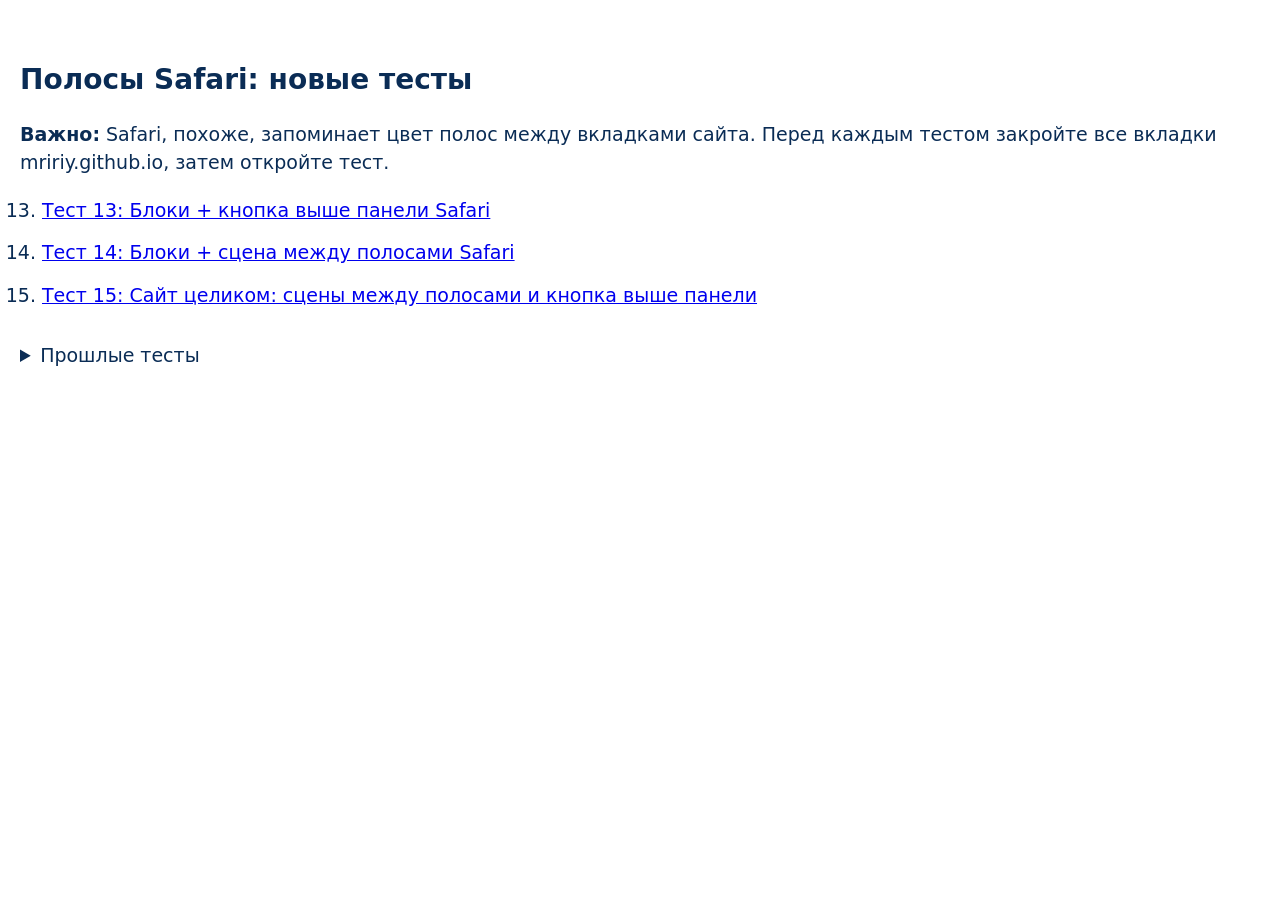
<file: bars/index.html>
<!doctype html><html lang="ru" style="background:#fff"><head><meta charset="utf-8"><meta name="viewport" content="width=device-width, initial-scale=1, viewport-fit=cover"><title>Тесты полос Safari</title><meta name="robots" content="noindex"></head>
<body style="margin:0;padding:40px 20px;font:500 19px/1.5 system-ui;color:#0A2C55"><h1 style="font-size:28px">Полосы Safari: новые тесты</h1>
<p><b>Важно:</b> Safari, похоже, запоминает цвет полос между вкладками сайта. Перед каждым тестом закройте все вкладки mririy.github.io, затем откройте тест.</p>
<ol style="padding-left:22px;display:grid;gap:14px"><li value="13"><a href="t13.html" target="_blank">Тест 13: Блоки + кнопка выше панели Safari</a></li><li value="14"><a href="t14.html" target="_blank">Тест 14: Блоки + сцена между полосами Safari</a></li><li value="15"><a href="../?sz" target="_blank">Тест 15: Сайт целиком: сцены между полосами и кнопка выше панели</a></li></ol>
<details style="margin-top:32px"><summary>Прошлые тесты</summary><ol style="padding-left:22px;display:grid;gap:10px"><li value="1"><a href="t1.html" target="_blank">Тест 1: Только блоки, фон страницы белый</a></li><li value="2"><a href="t2.html" target="_blank">Тест 2: Только блоки, фон страницы чёрный</a></li><li value="3"><a href="t3.html" target="_blank">Тест 3: Тёмные блоки с переливом</a></li><li value="4"><a href="t4.html" target="_blank">Тест 4: Блоки + шапка</a></li><li value="5"><a href="t5.html" target="_blank">Тест 5: Блоки + кнопка внизу</a></li><li value="6"><a href="t6.html" target="_blank">Тест 6: Блоки + закреплённая сцена</a></li><li value="10"><a href="t10.html" target="_blank">Тест 10: Блоки + кнопка, фон кнопки на псевдоэлементе</a></li><li value="11"><a href="t11.html" target="_blank">Тест 11: Блоки + сцена, фон сцены на псевдоэлементе</a></li></ol></details></body></html>
</file>
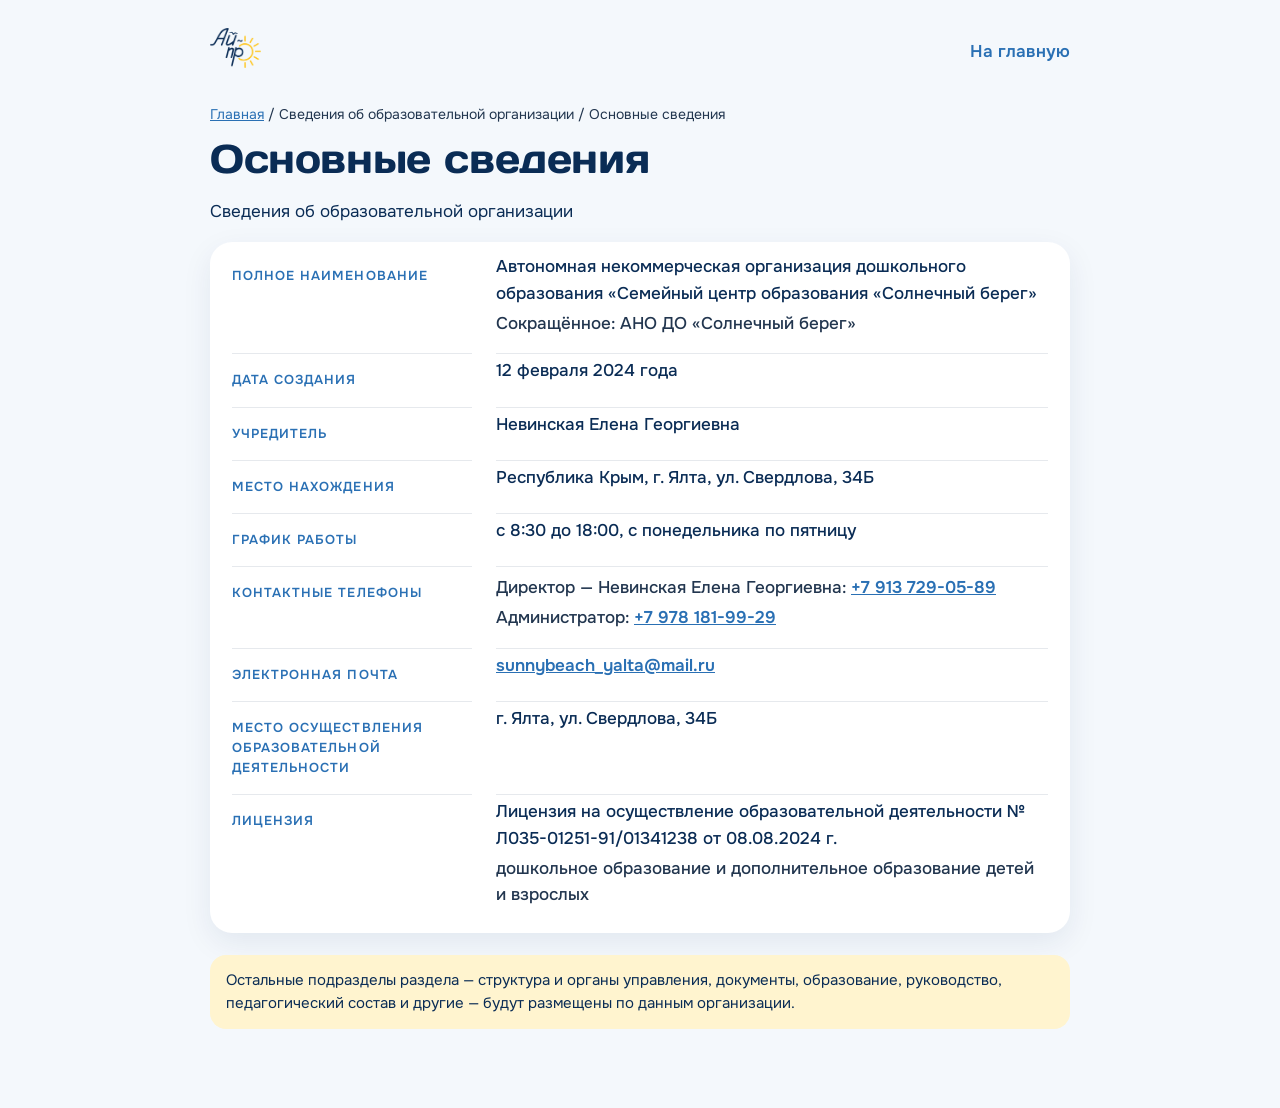
<file: sveden/common/index.html>
<!doctype html>
<html lang="ru">
<head>
<meta charset="utf-8">
<meta name="viewport" content="width=device-width, initial-scale=1">
<title>Основные сведения · АНО ДО «Солнечный берег»</title>
<link rel="icon" type="image/svg+xml" href="../../assets/favicon.svg">
<link rel="preconnect" href="https://fonts.googleapis.com"><link rel="preconnect" href="https://fonts.gstatic.com" crossorigin>
<link rel="stylesheet" href="https://fonts.googleapis.com/css2?family=Days+One&family=Onest:wght@400;500;600&display=swap">
<style>
:root{--navy:#0A2C55;--blue:#2A70B4;--ink:#22364F}
*{box-sizing:border-box}
body{margin:0;background:#F4F8FC;color:var(--navy);font:400 17px/1.55 "Onest",system-ui,-apple-system,"Segoe UI",Arial,sans-serif;-webkit-text-size-adjust:100%}
.w{max-width:900px;margin:0 auto;padding:28px max(20px,env(safe-area-inset-left)) 64px}
.top{display:flex;align-items:center;justify-content:space-between;gap:16px;margin-bottom:28px}
.top img{height:40px;width:auto}
.top a{color:var(--blue);font-weight:600;text-decoration:none}
nav.crumbs{font-size:14px;color:var(--ink);margin-bottom:10px}
nav.crumbs a{color:var(--blue)}
h1{margin:0 0 6px;font:400 clamp(26px,5vw,40px)/1.15 "Days One",system-ui,sans-serif;letter-spacing:-.01em}
h2{margin:28px 0 14px;font:400 22px/1.2 "Days One",system-ui,sans-serif}
.card{background:#fff;border-radius:22px;padding:8px 22px;box-shadow:0 10px 30px rgba(10,44,85,.08)}
.kv{margin:0}
.kv dt{padding-top:16px;font-size:13px;font-weight:600;letter-spacing:.08em;text-transform:uppercase;color:var(--blue)}
.kv dd{margin:4px 0 0;padding-bottom:16px;border-bottom:1px solid rgba(10,44,85,.1);font-weight:500}
.kv dd:last-child{border-bottom:0}
.kv__sub,.kv__ph{display:block;margin-top:4px;color:var(--ink)}
.kv a{color:var(--blue);font-weight:600}
.note{margin-top:22px;padding:14px 16px;border-radius:16px;background:#FFF4CF;font-size:15px}
@media (min-width:720px){.kv{display:grid;grid-template-columns:240px 1fr;column-gap:24px}.kv dt{padding-bottom:16px;border-bottom:1px solid rgba(10,44,85,.1)}.kv dt:nth-last-of-type(1){border-bottom:0}}
</style>
</head>
<body>
<div class="w">
  <div class="top"><a href="../../"><img src="../../assets/img/wordmark-aipro-navy.webp" alt="Ай Про — на главную"></a><a href="../../">На главную</a></div>
  <nav class="crumbs" aria-label="Путь"><a href="../../">Главная</a> / Сведения об образовательной организации / Основные сведения</nav>
  <h1>Основные сведения</h1>
  <p>Сведения об образовательной организации</p>
  <div class="card"><dl class="kv kv--org"><dt>Полное наименование</dt><dd>Автономная некоммерческая организация дошкольного образования «Семейный центр образования «Солнечный берег»<span class="kv__sub">Сокращённое: АНО ДО «Солнечный берег»</span></dd><dt>Дата создания</dt><dd>12 февраля 2024 года</dd><dt>Учредитель</dt><dd>Невинская Елена Георгиевна</dd><dt>Место нахождения</dt><dd>Республика Крым, г. Ялта, ул. Свердлова, 34Б</dd><dt>График работы</dt><dd>с 8:30 до 18:00, с понедельника по пятницу</dd><dt>Контактные телефоны</dt><dd><span class="kv__ph">Директор — Невинская Елена Георгиевна: <a href="tel:+79137290589">+7 913 729-05-89</a></span><span class="kv__ph">Администратор: <a href="tel:+79781819929">+7 978 181-99-29</a></span></dd><dt>Электронная почта</dt><dd><a href="mailto:sunnybeach_yalta@mail.ru">sunnybeach_yalta@mail.ru</a></dd><dt>Место осуществления образовательной деятельности</dt><dd>г. Ялта, ул. Свердлова, 34Б</dd><dt>Лицензия</dt><dd>Лицензия на осуществление образовательной деятельности № Л035-01251-91/01341238 от 08.08.2024 г.<span class="kv__sub">дошкольное образование и дополнительное образование детей и взрослых</span></dd></dl></div>
  <p class="note">Остальные подразделы раздела — структура и органы управления, документы, образование, руководство, педагогический состав и другие — будут размещены по данным организации.</p>
</div>
</body>
</html>
</file>
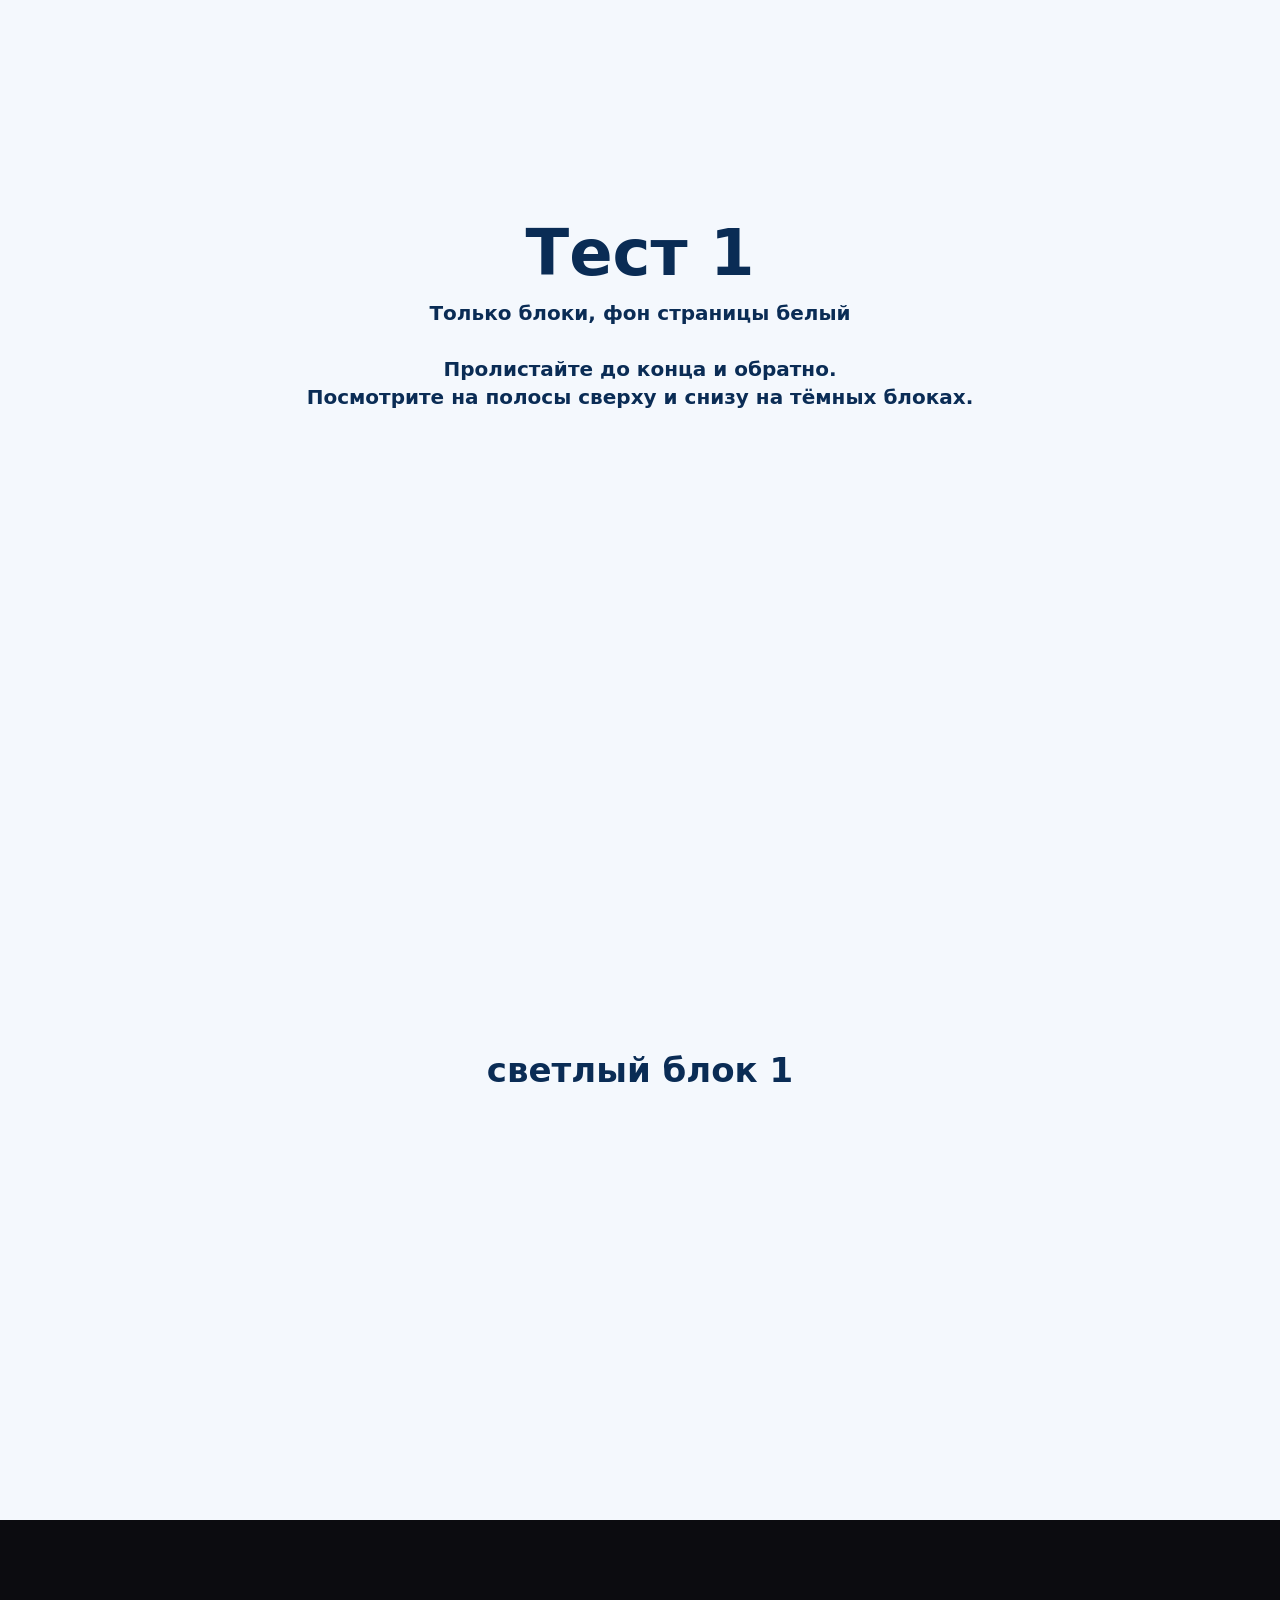
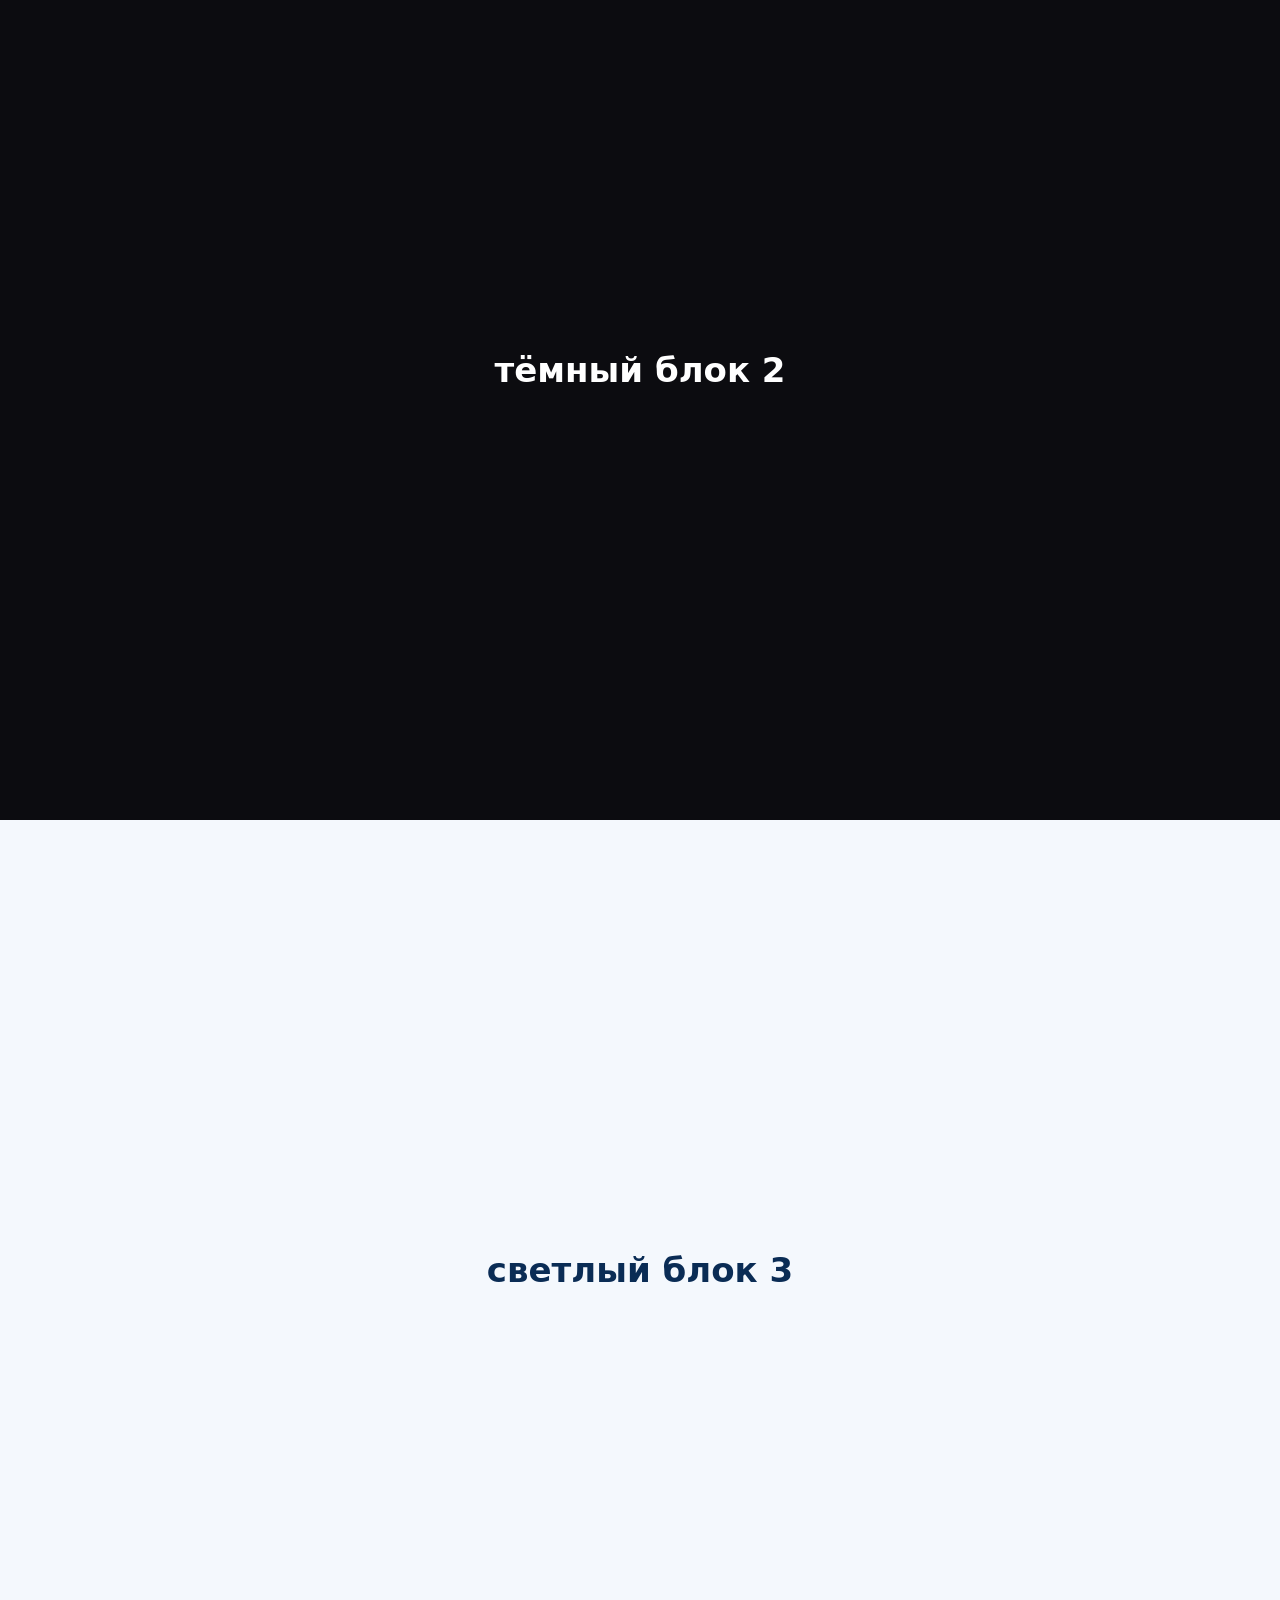
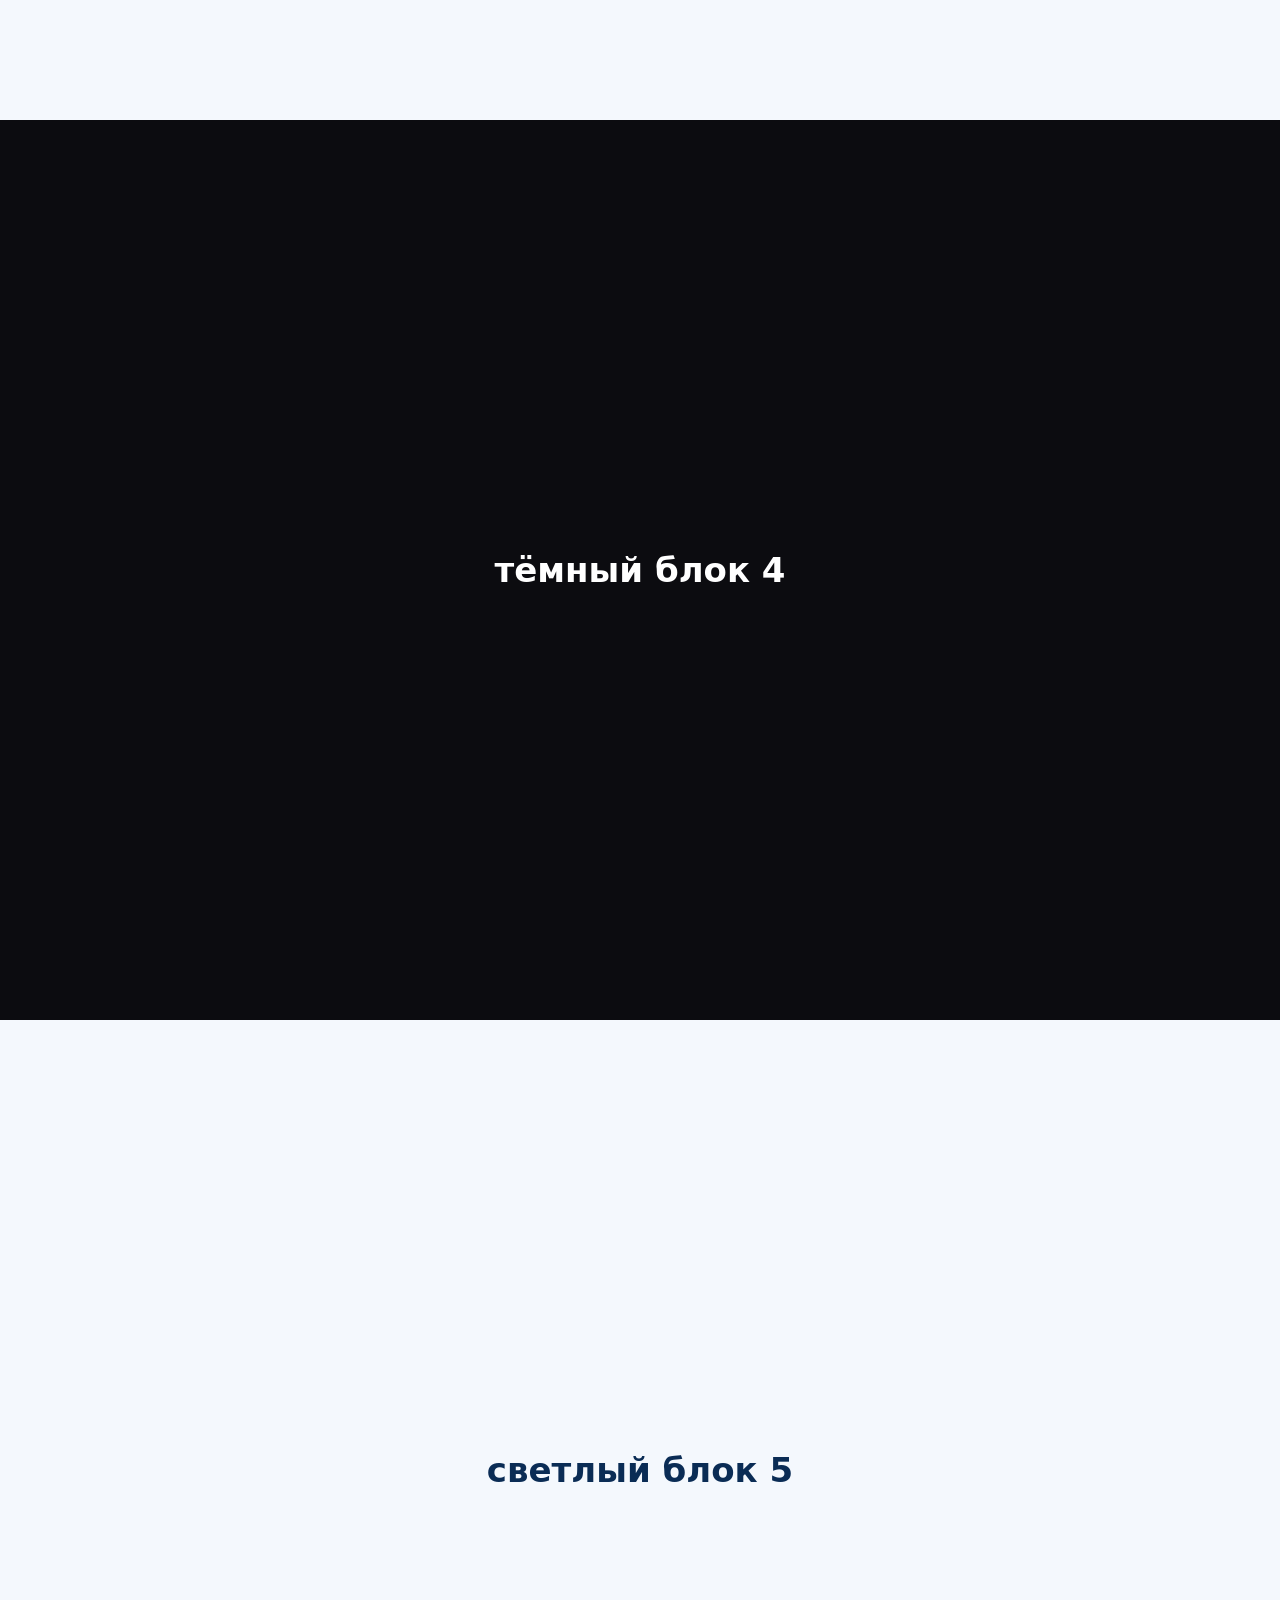
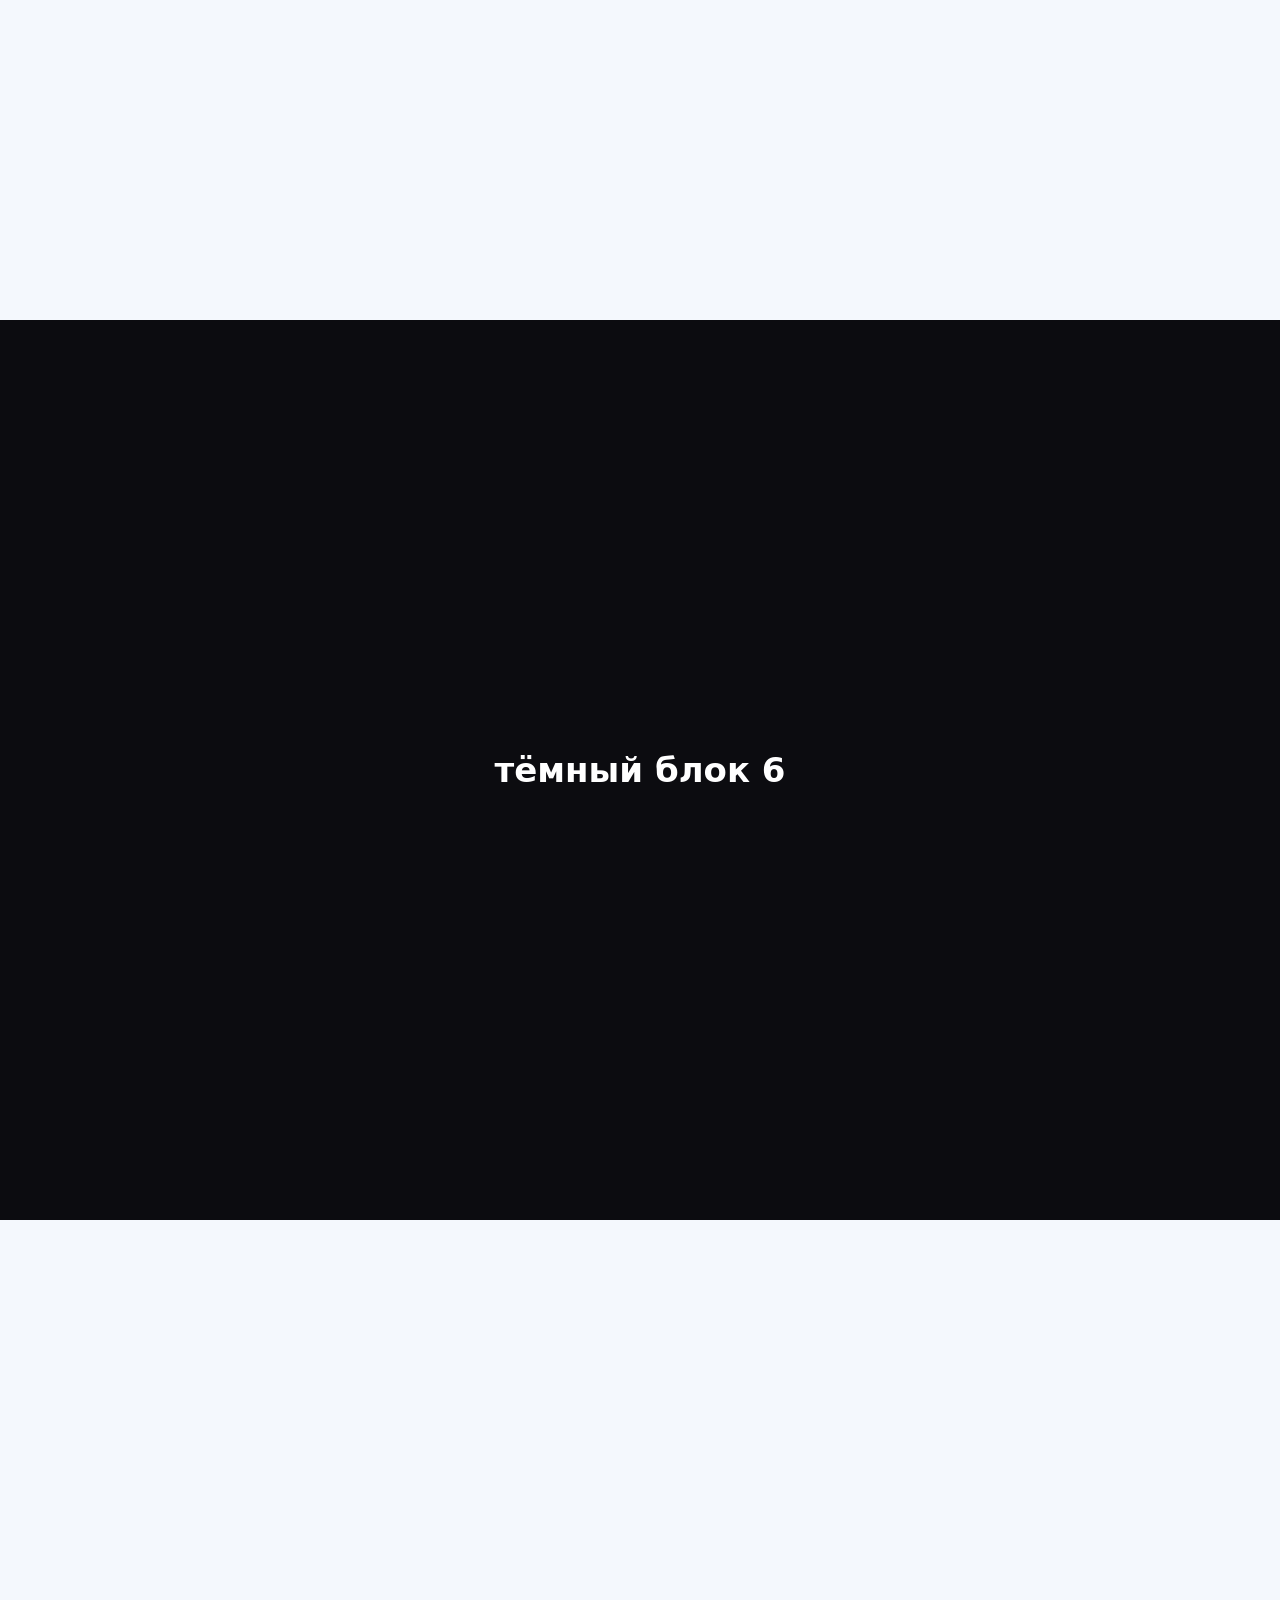
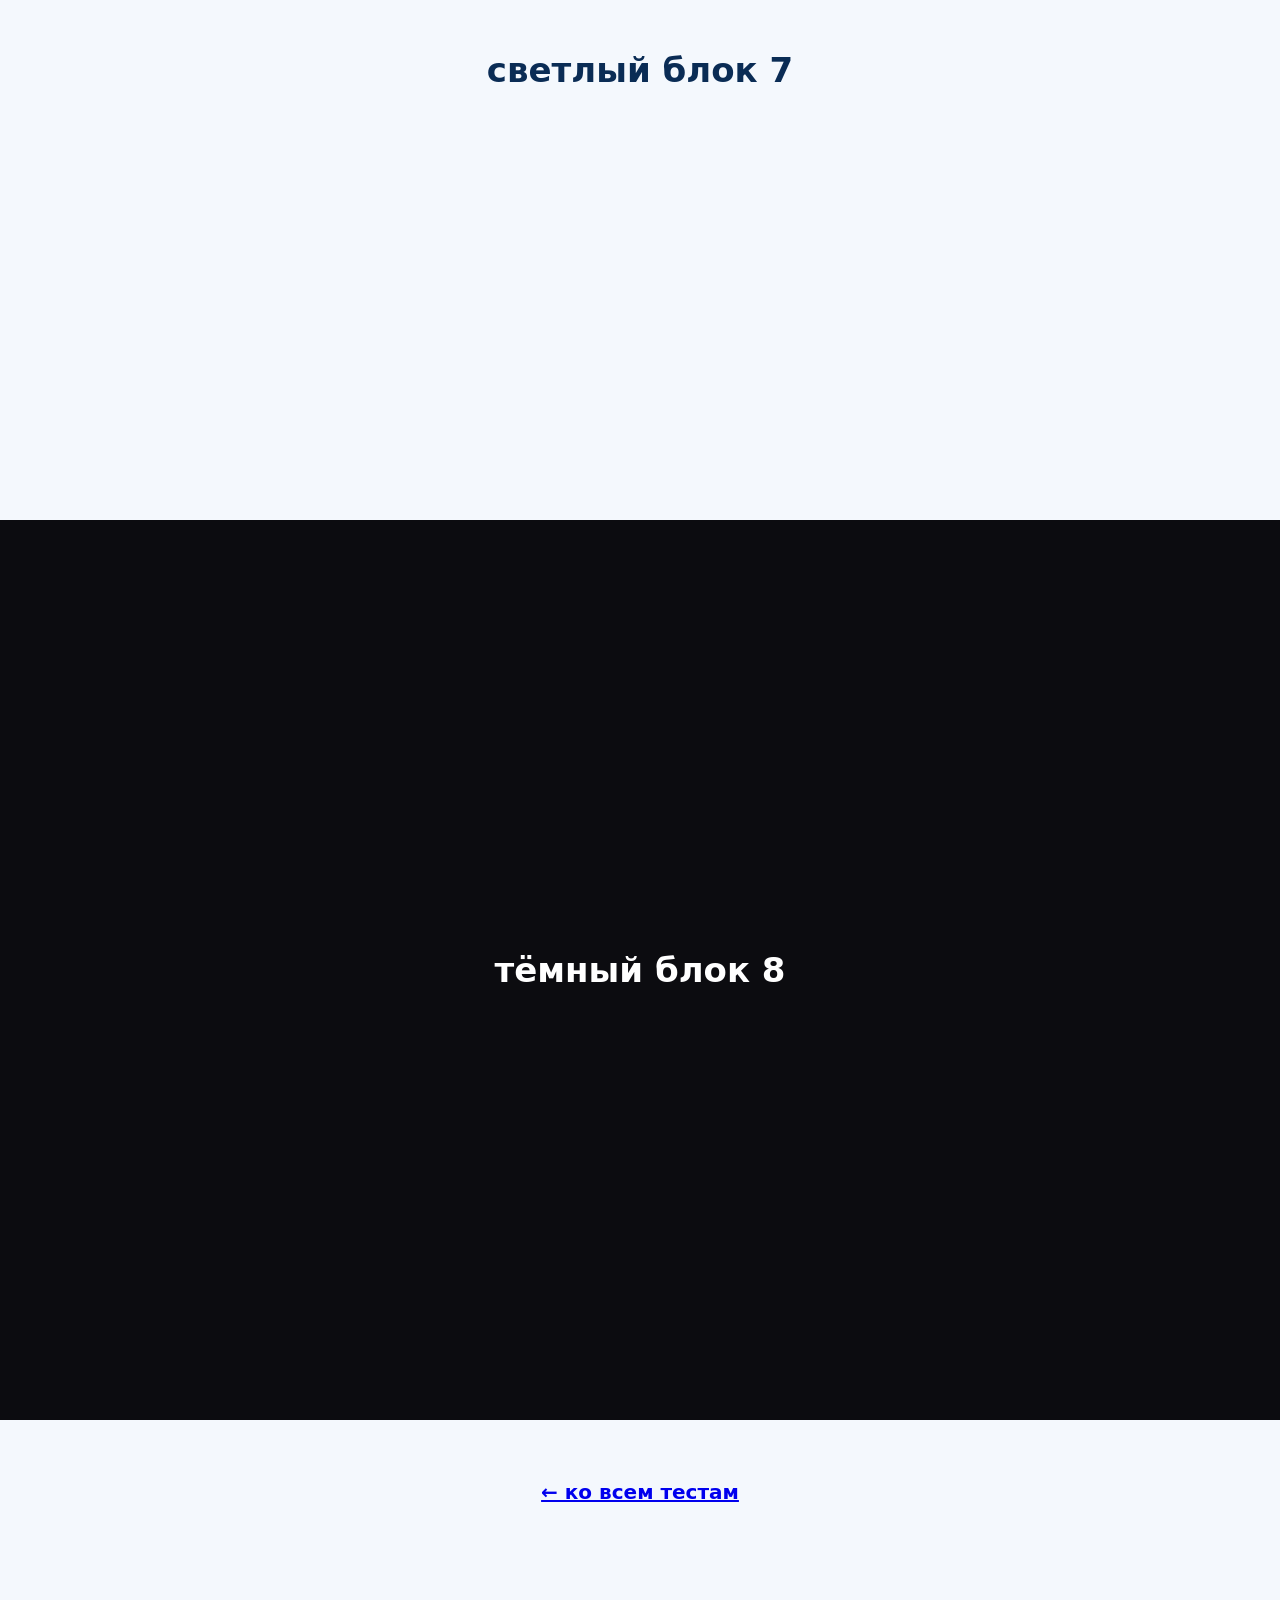
<file: bars/t1.html>
<!doctype html><html lang="ru" style="background:#fff"><head><meta charset="utf-8">
<meta name="viewport" content="width=device-width, initial-scale=1, viewport-fit=cover"><title>Тест 1</title></head>
<body style="margin:0">
<section style="min-height:60vh;background:#F4F8FD;color:#0A2C55;display:grid;place-items:center;text-align:center;padding:40px 20px;font:600 20px/1.4 system-ui"><div><div style="font-size:64px;font-weight:800">Тест 1</div>Только блоки, фон страницы белый<br><br>Пролистайте до конца и обратно.<br>Посмотрите на полосы сверху и снизу на тёмных блоках.</div></section>
<section style="min-height:100vh;background:#F4F8FD;color:#0A2C55;display:grid;place-items:center;font:700 34px system-ui">светлый блок 1</section><section style="min-height:100vh;background:#0C0C10;color:#fff;display:grid;place-items:center;font:700 34px system-ui">тёмный блок 2</section><section style="min-height:100vh;background:#F4F8FD;color:#0A2C55;display:grid;place-items:center;font:700 34px system-ui">светлый блок 3</section><section style="min-height:100vh;background:#0C0C10;color:#fff;display:grid;place-items:center;font:700 34px system-ui">тёмный блок 4</section><section style="min-height:100vh;background:#F4F8FD;color:#0A2C55;display:grid;place-items:center;font:700 34px system-ui">светлый блок 5</section><section style="min-height:100vh;background:#0C0C10;color:#fff;display:grid;place-items:center;font:700 34px system-ui">тёмный блок 6</section><section style="min-height:100vh;background:#F4F8FD;color:#0A2C55;display:grid;place-items:center;font:700 34px system-ui">светлый блок 7</section><section style="min-height:100vh;background:#0C0C10;color:#fff;display:grid;place-items:center;font:700 34px system-ui">тёмный блок 8</section>
<section style="padding:60px 20px 120px;background:#F4F8FD;text-align:center;font:600 20px system-ui"><a href="./">← ко всем тестам</a></section>
</body></html>
</file>
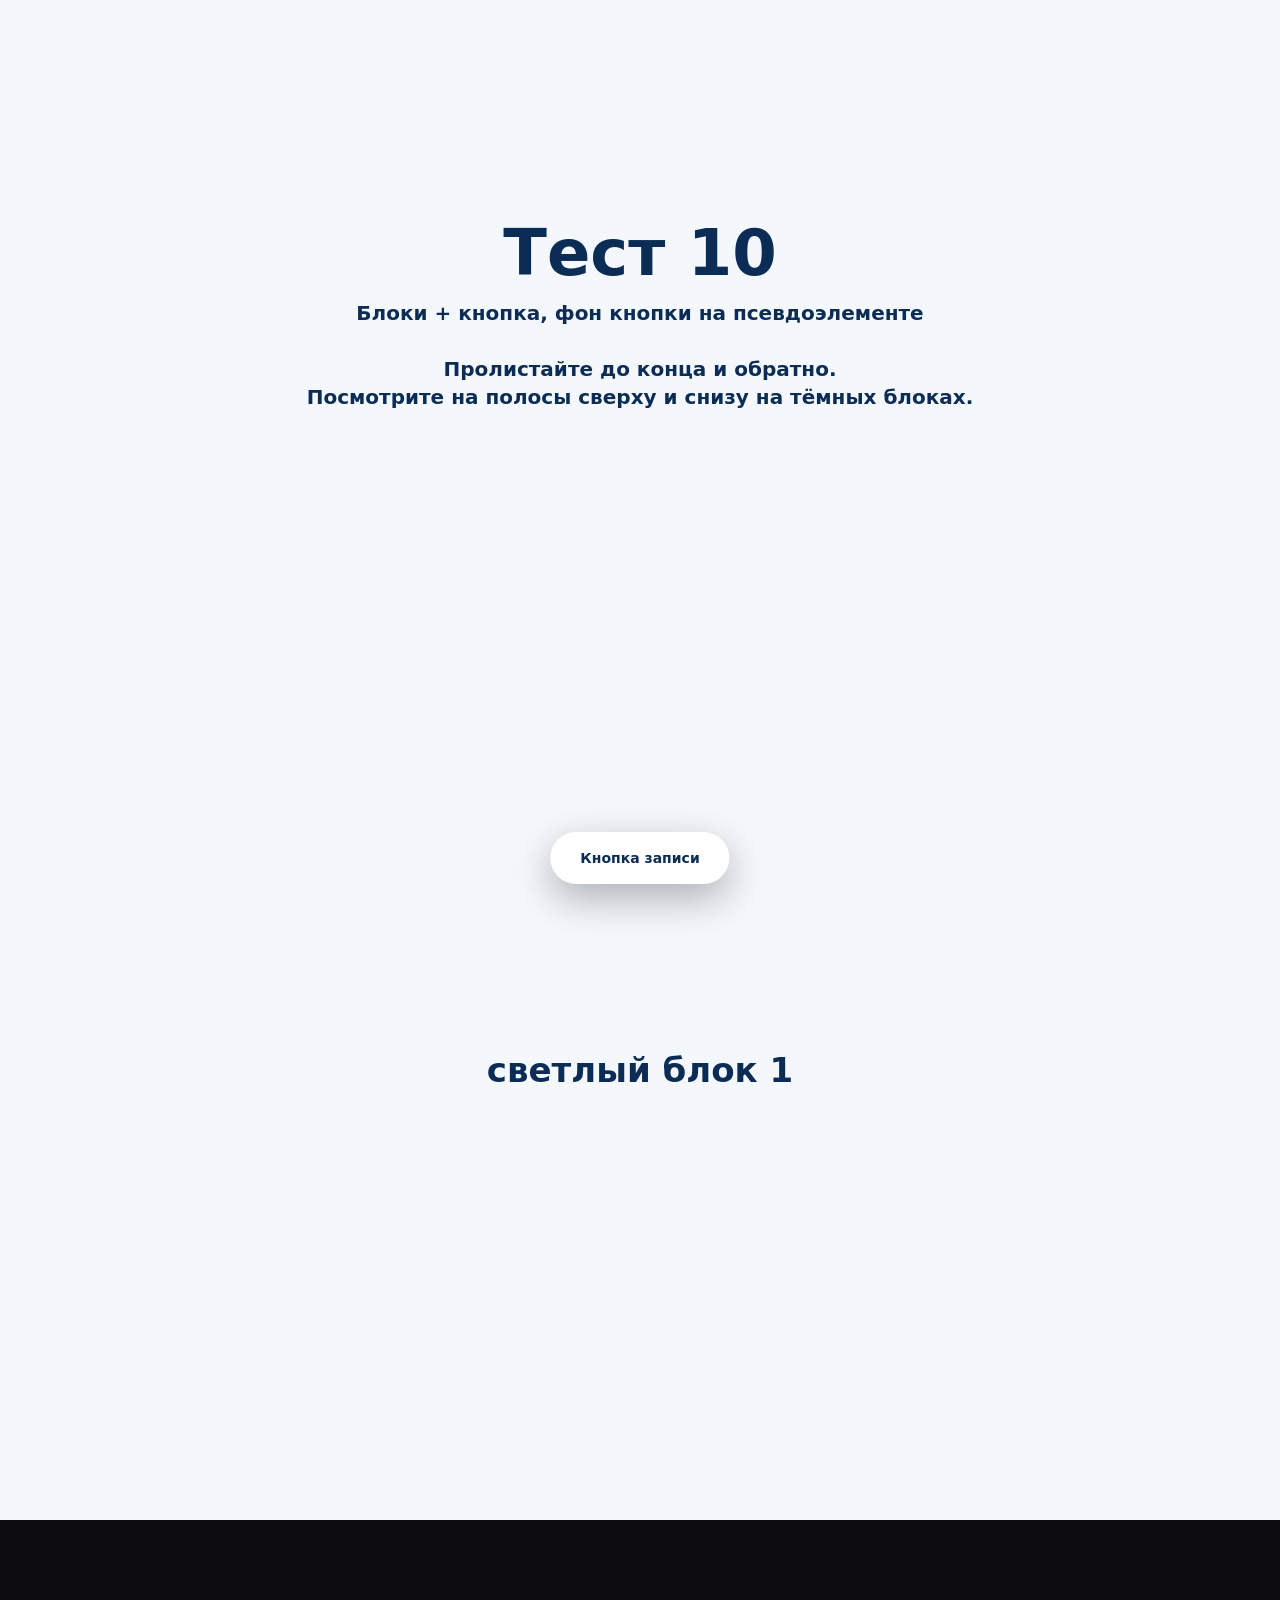
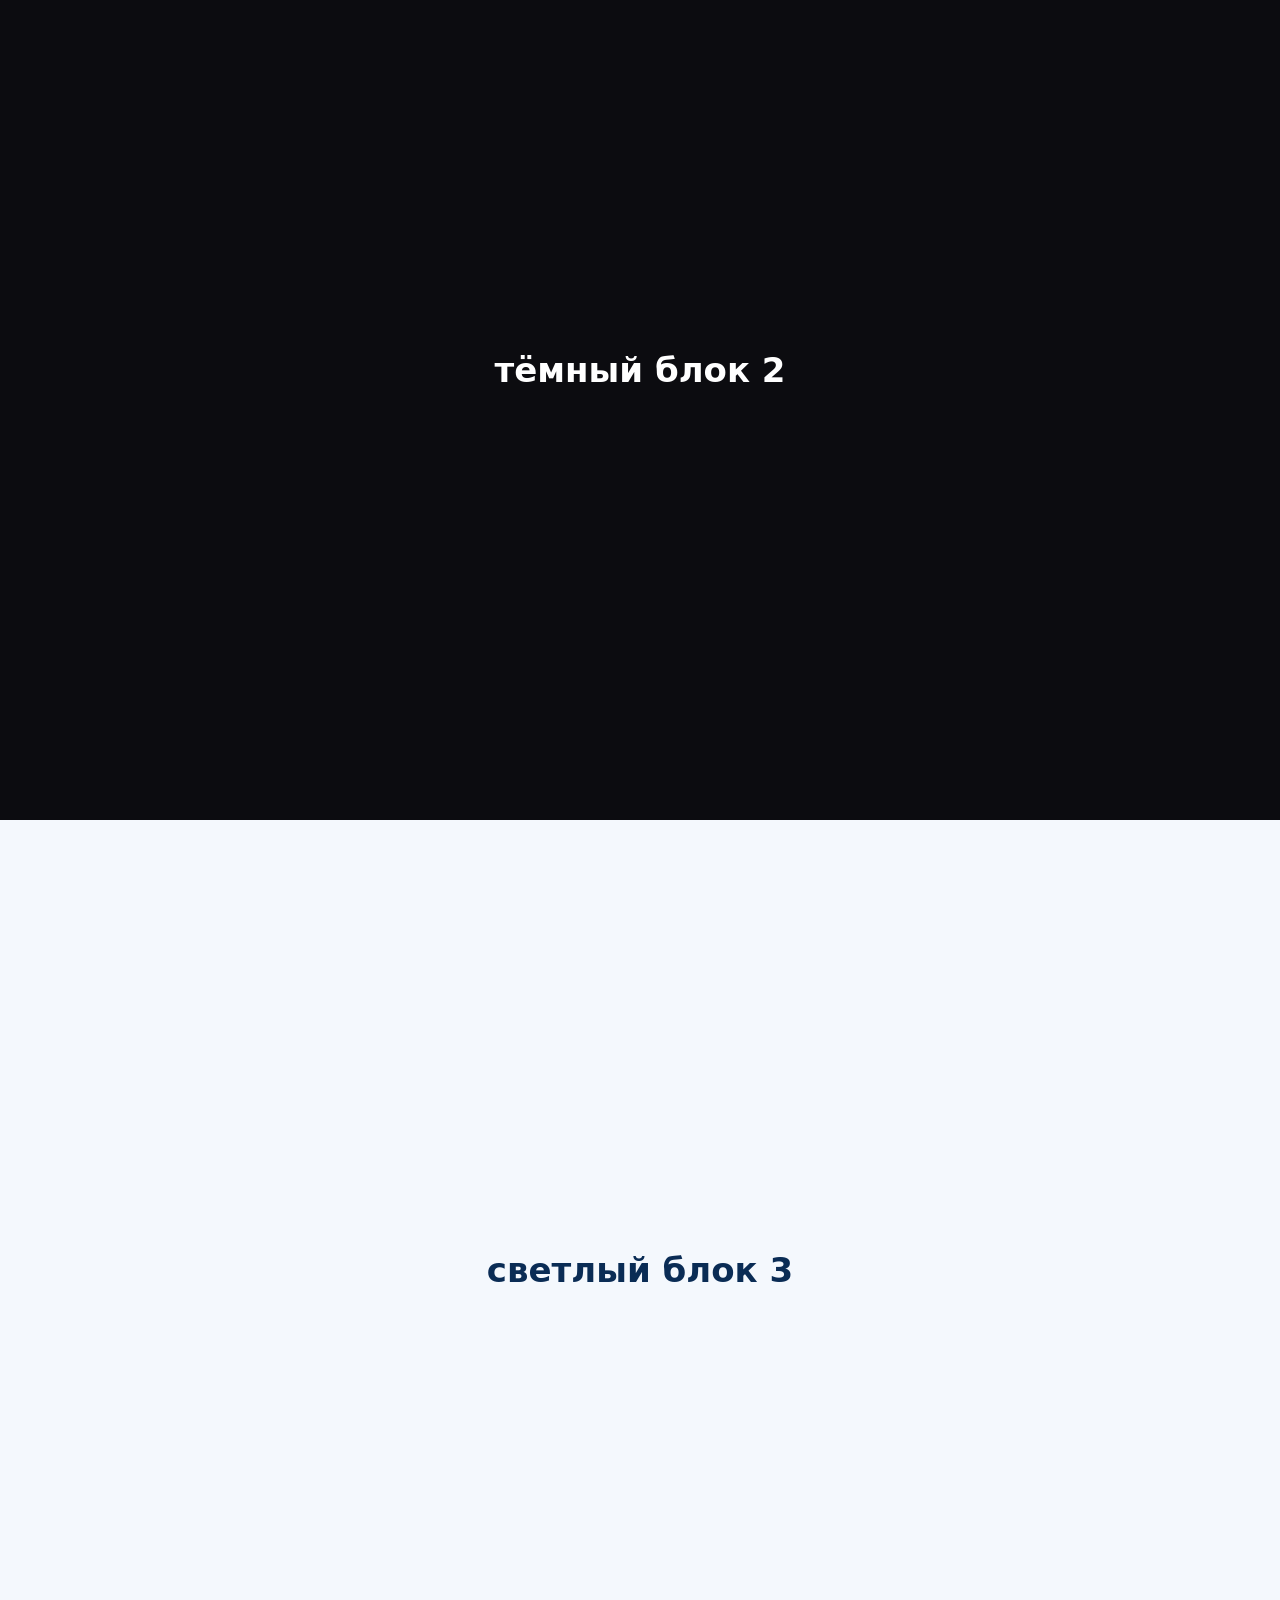
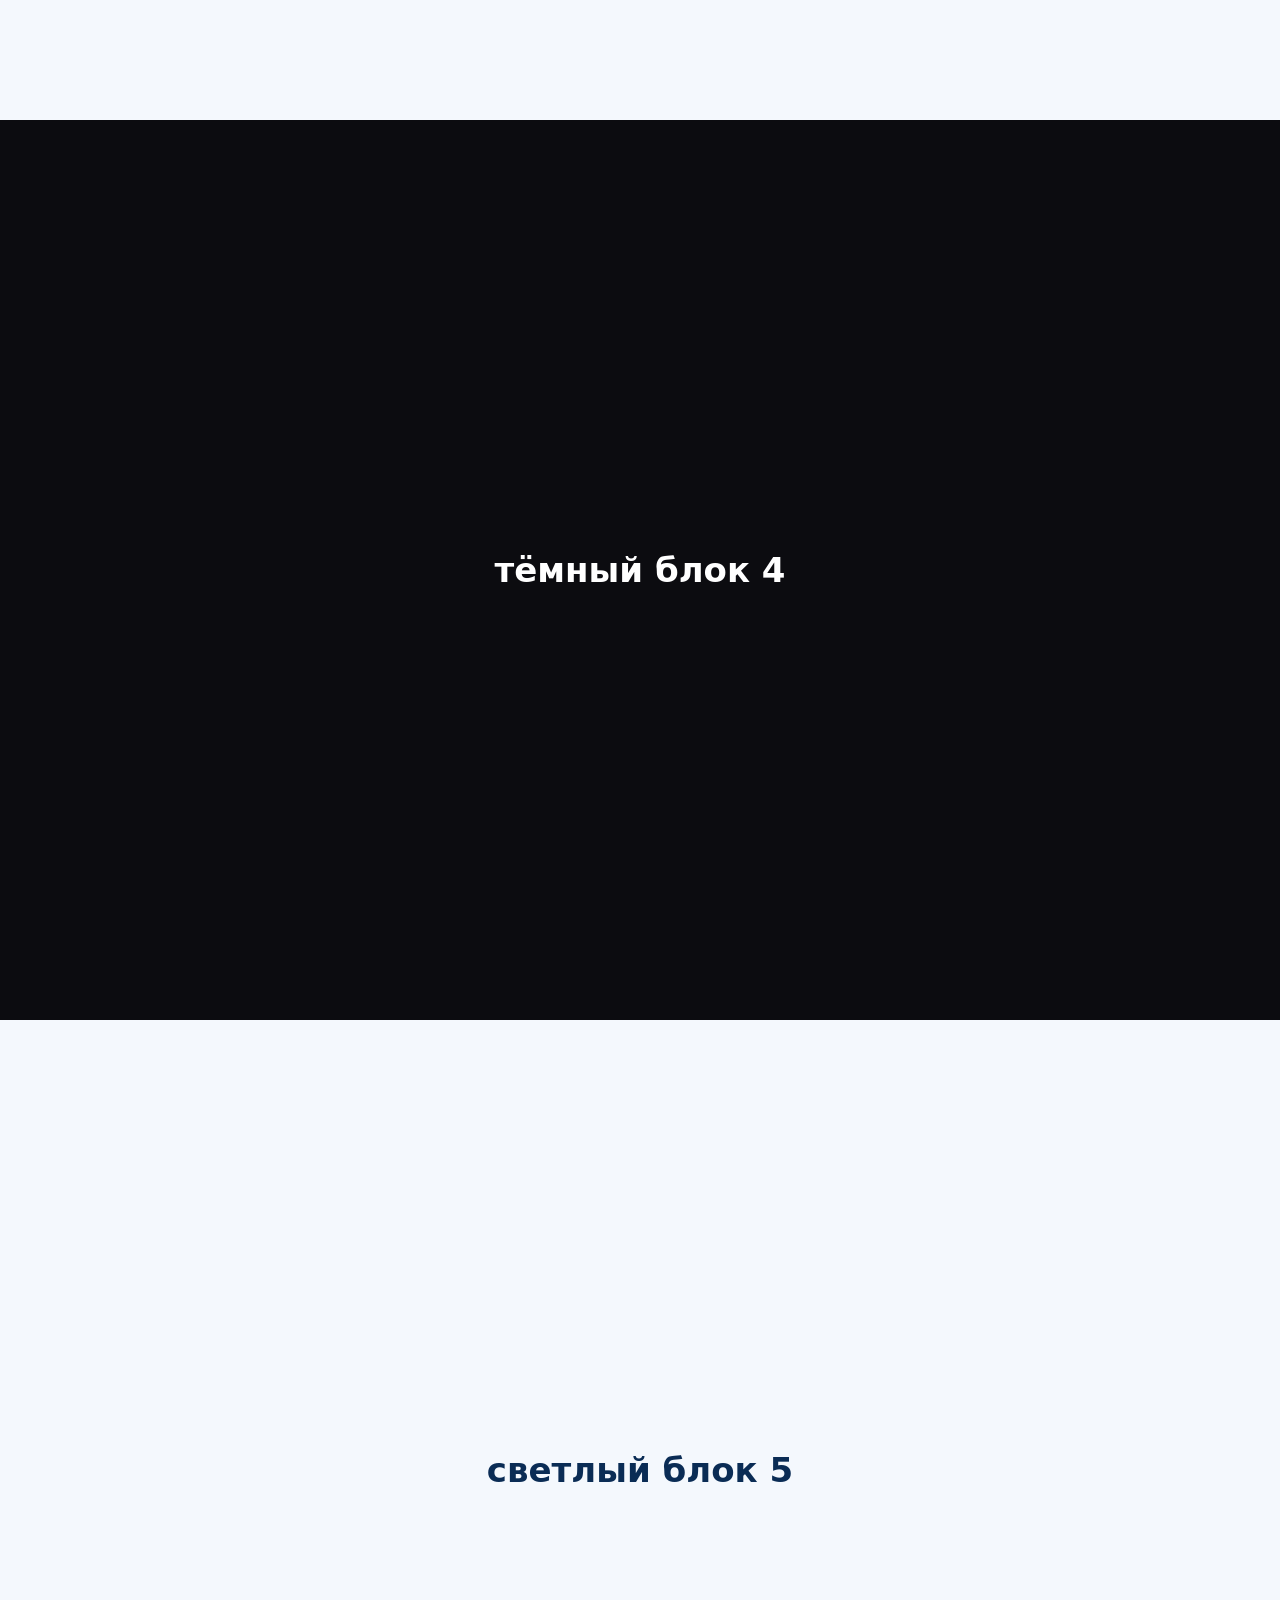
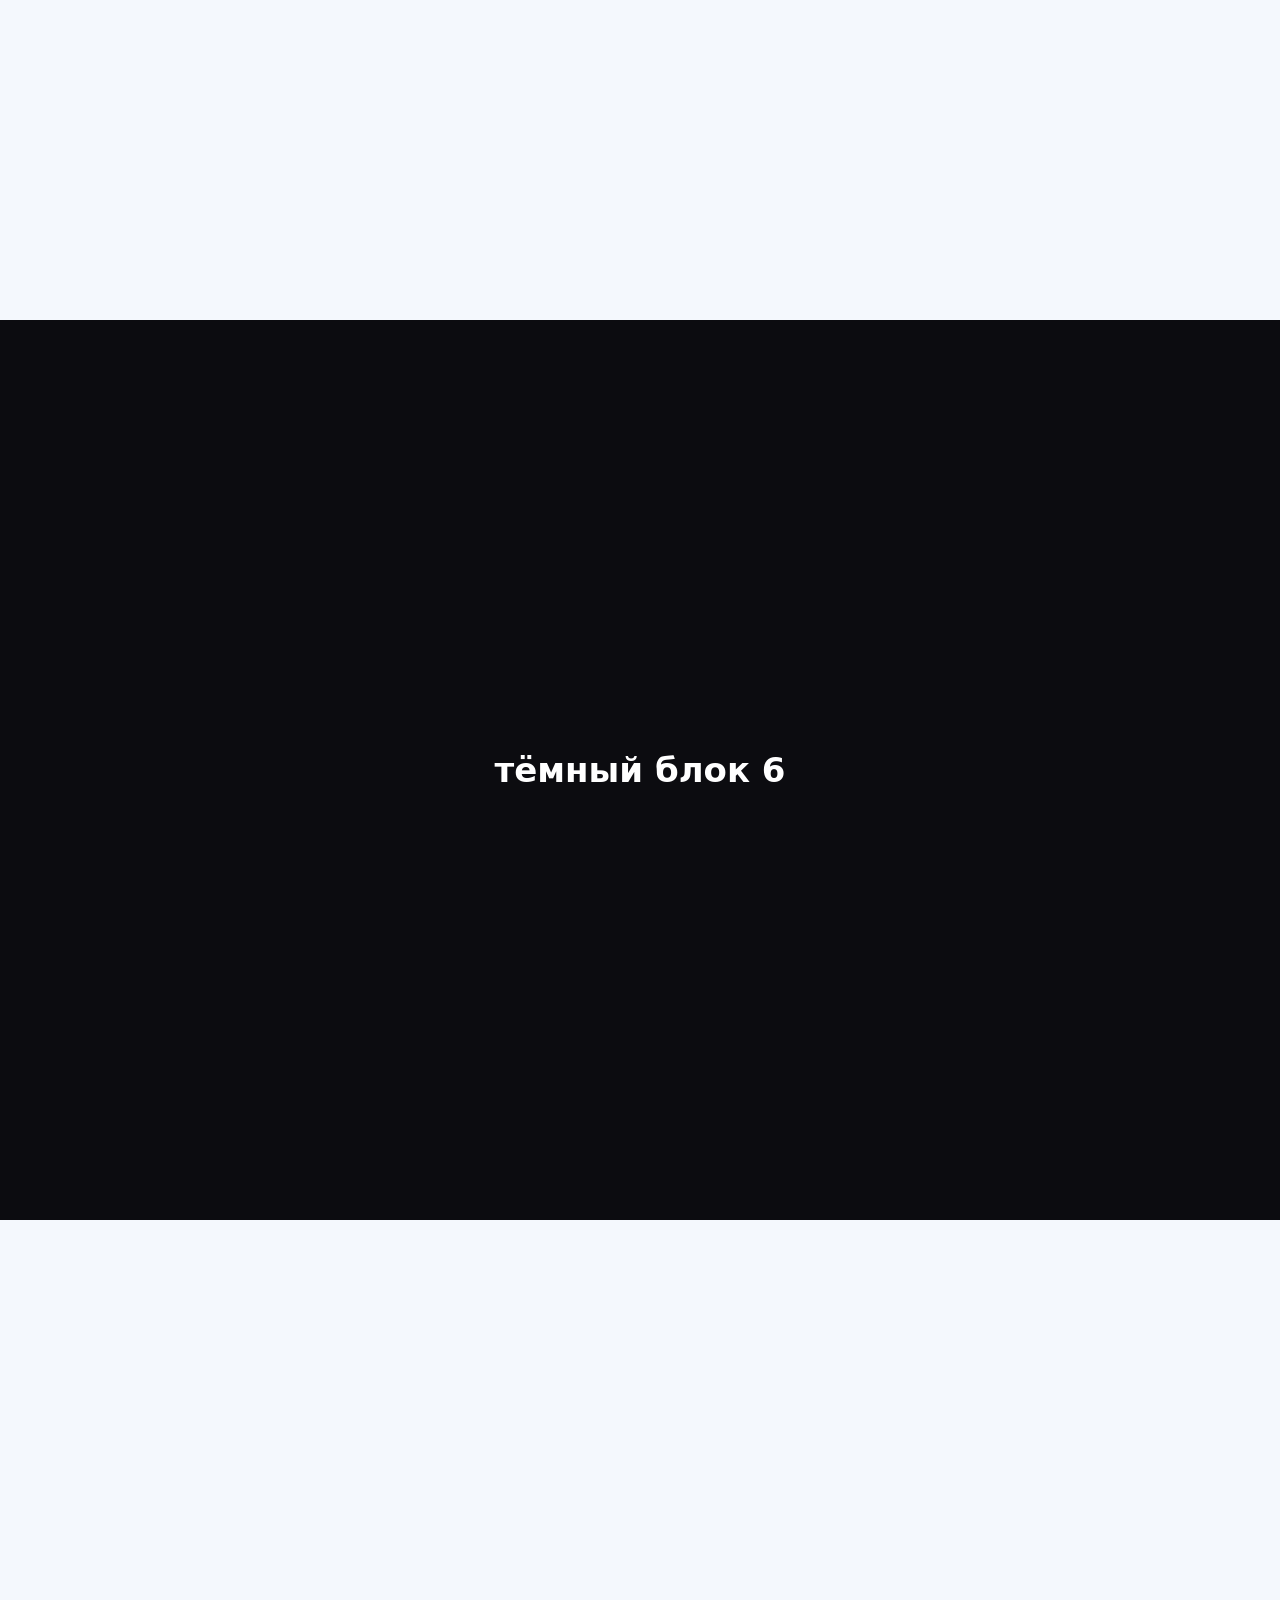
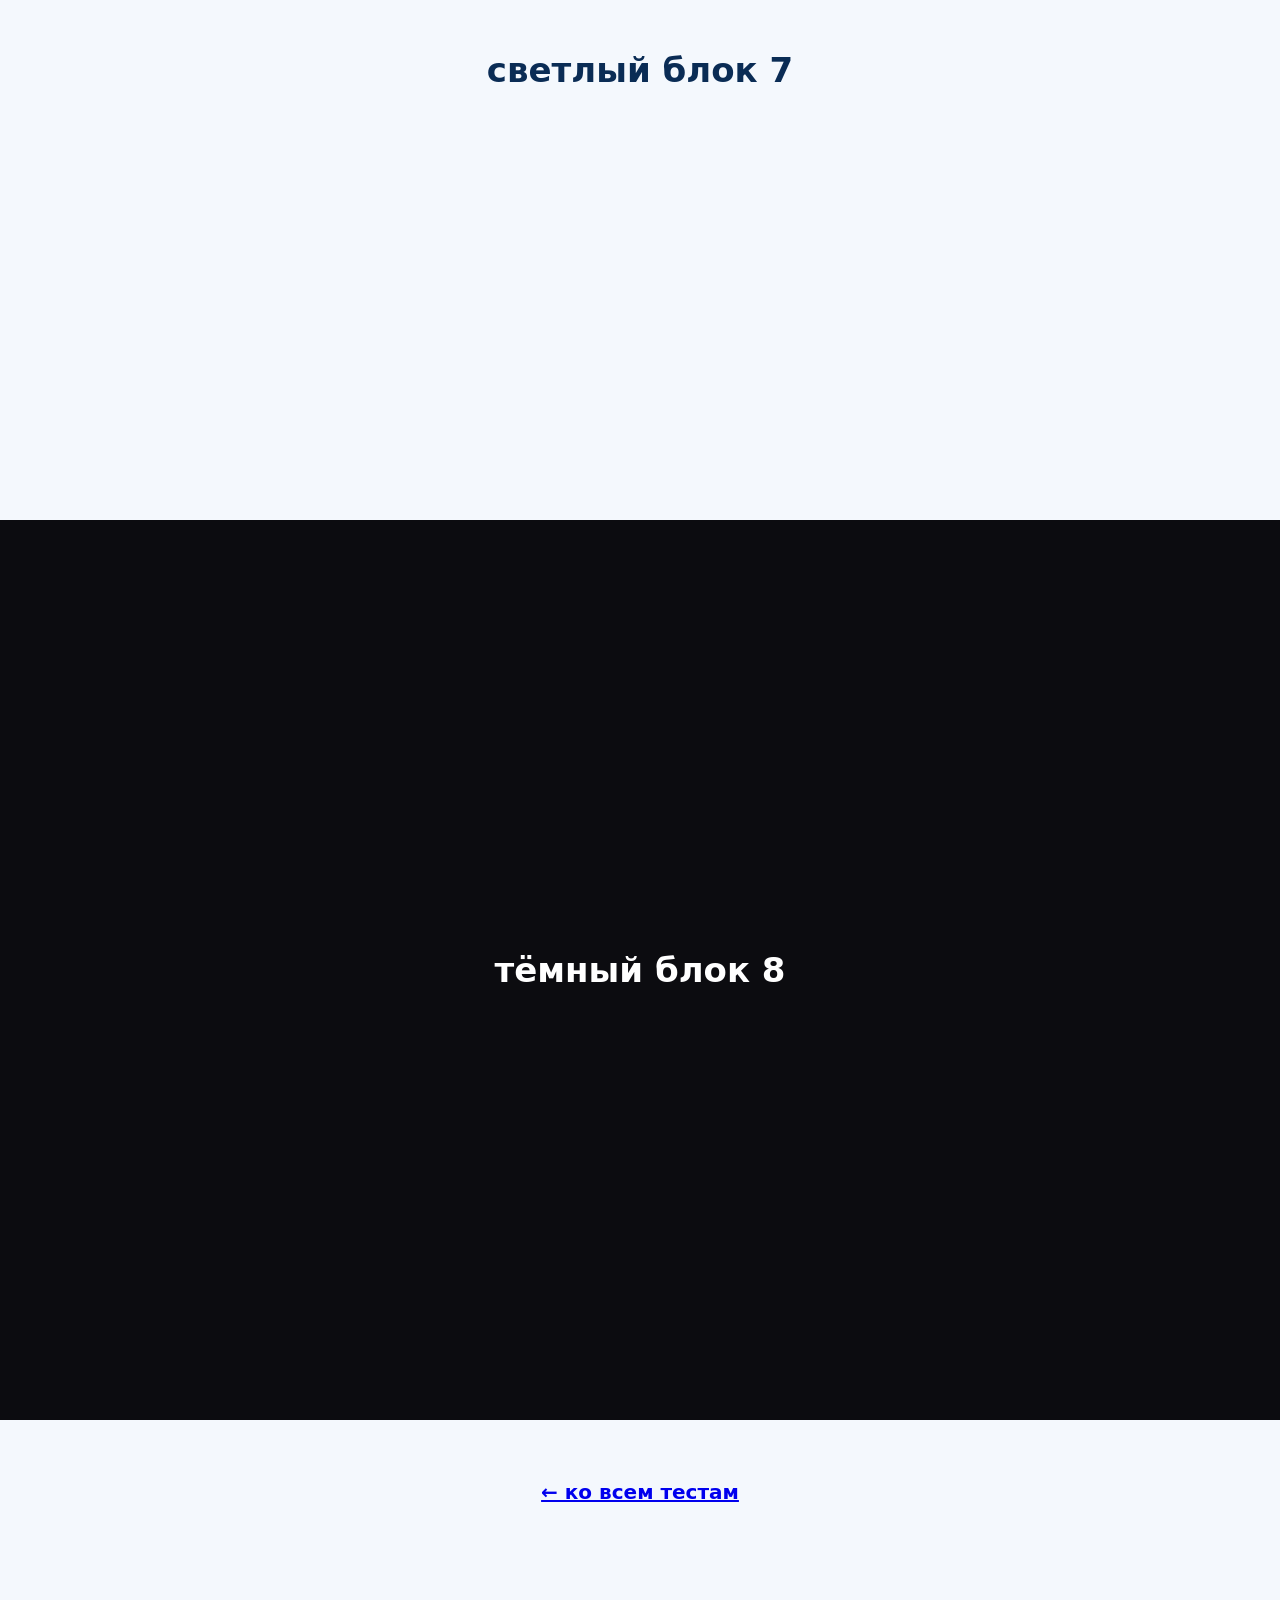
<file: bars/t10.html>
<!doctype html><html lang="ru" style="background:#0C0C10"><head><meta charset="utf-8">
<meta name="viewport" content="width=device-width, initial-scale=1, viewport-fit=cover"><title>Тест 10</title></head>
<body style="margin:0"><a href="#" class="cta2" style="position:fixed;z-index:55;left:50%;translate:-50% 0;bottom:calc(16px + env(safe-area-inset-bottom,0px));padding:18px 30px;border-radius:999px;color:#0A2C55;font:600 14px system-ui;text-decoration:none;isolation:isolate">Кнопка записи</a><style>.cta2::before{content:"";position:absolute;inset:0;z-index:-1;border-radius:inherit;background:#fff;box-shadow:0 14px 40px rgba(0,0,0,.3)}</style>
<section style="min-height:60vh;background:#F4F8FD;color:#0A2C55;display:grid;place-items:center;text-align:center;padding:40px 20px;font:600 20px/1.4 system-ui"><div><div style="font-size:64px;font-weight:800">Тест 10</div>Блоки + кнопка, фон кнопки на псевдоэлементе<br><br>Пролистайте до конца и обратно.<br>Посмотрите на полосы сверху и снизу на тёмных блоках.</div></section>
<section style="min-height:100vh;background:#F4F8FD;color:#0A2C55;display:grid;place-items:center;font:700 34px system-ui">светлый блок 1</section><section style="min-height:100vh;background:#0C0C10;color:#fff;display:grid;place-items:center;font:700 34px system-ui">тёмный блок 2</section><section style="min-height:100vh;background:#F4F8FD;color:#0A2C55;display:grid;place-items:center;font:700 34px system-ui">светлый блок 3</section><section style="min-height:100vh;background:#0C0C10;color:#fff;display:grid;place-items:center;font:700 34px system-ui">тёмный блок 4</section><section style="min-height:100vh;background:#F4F8FD;color:#0A2C55;display:grid;place-items:center;font:700 34px system-ui">светлый блок 5</section><section style="min-height:100vh;background:#0C0C10;color:#fff;display:grid;place-items:center;font:700 34px system-ui">тёмный блок 6</section><section style="min-height:100vh;background:#F4F8FD;color:#0A2C55;display:grid;place-items:center;font:700 34px system-ui">светлый блок 7</section><section style="min-height:100vh;background:#0C0C10;color:#fff;display:grid;place-items:center;font:700 34px system-ui">тёмный блок 8</section>
<section style="padding:60px 20px 120px;background:#F4F8FD;text-align:center;font:600 20px system-ui"><a href="./">← ко всем тестам</a></section>
</body></html>
</file>
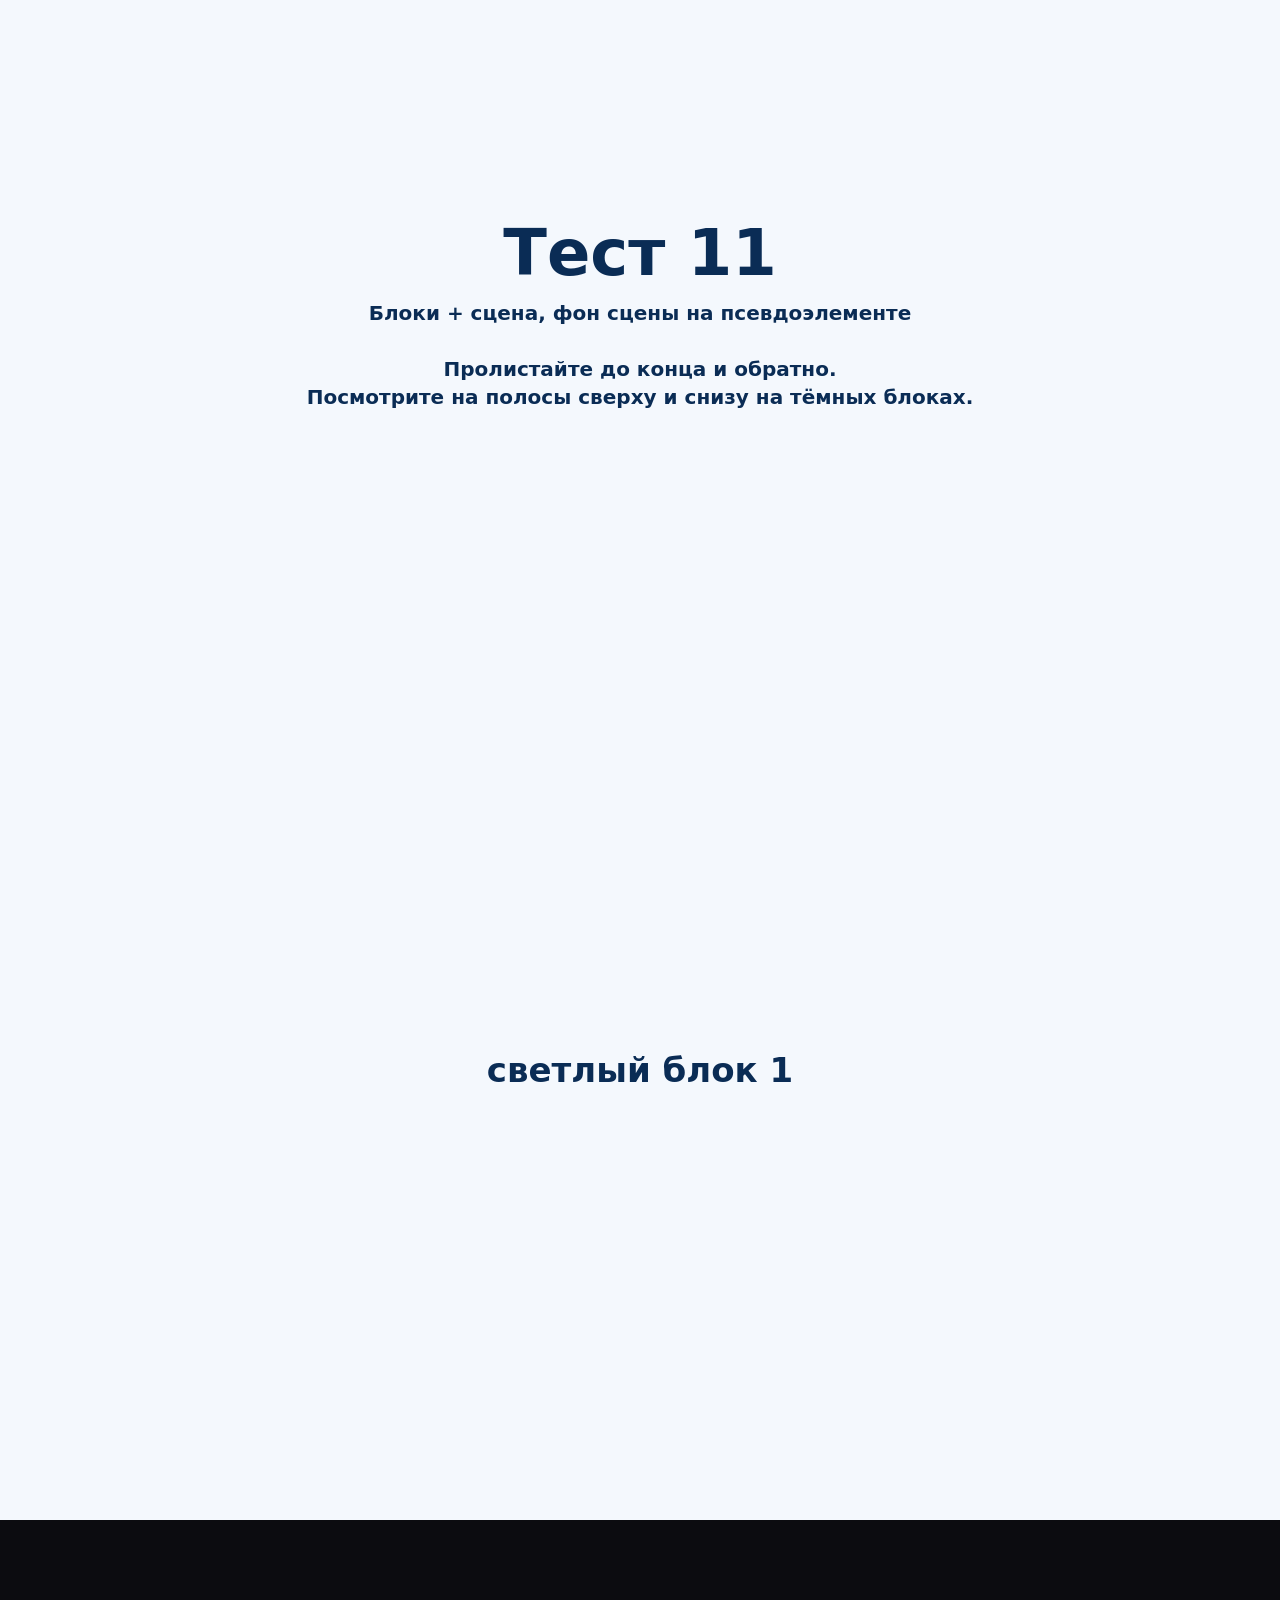
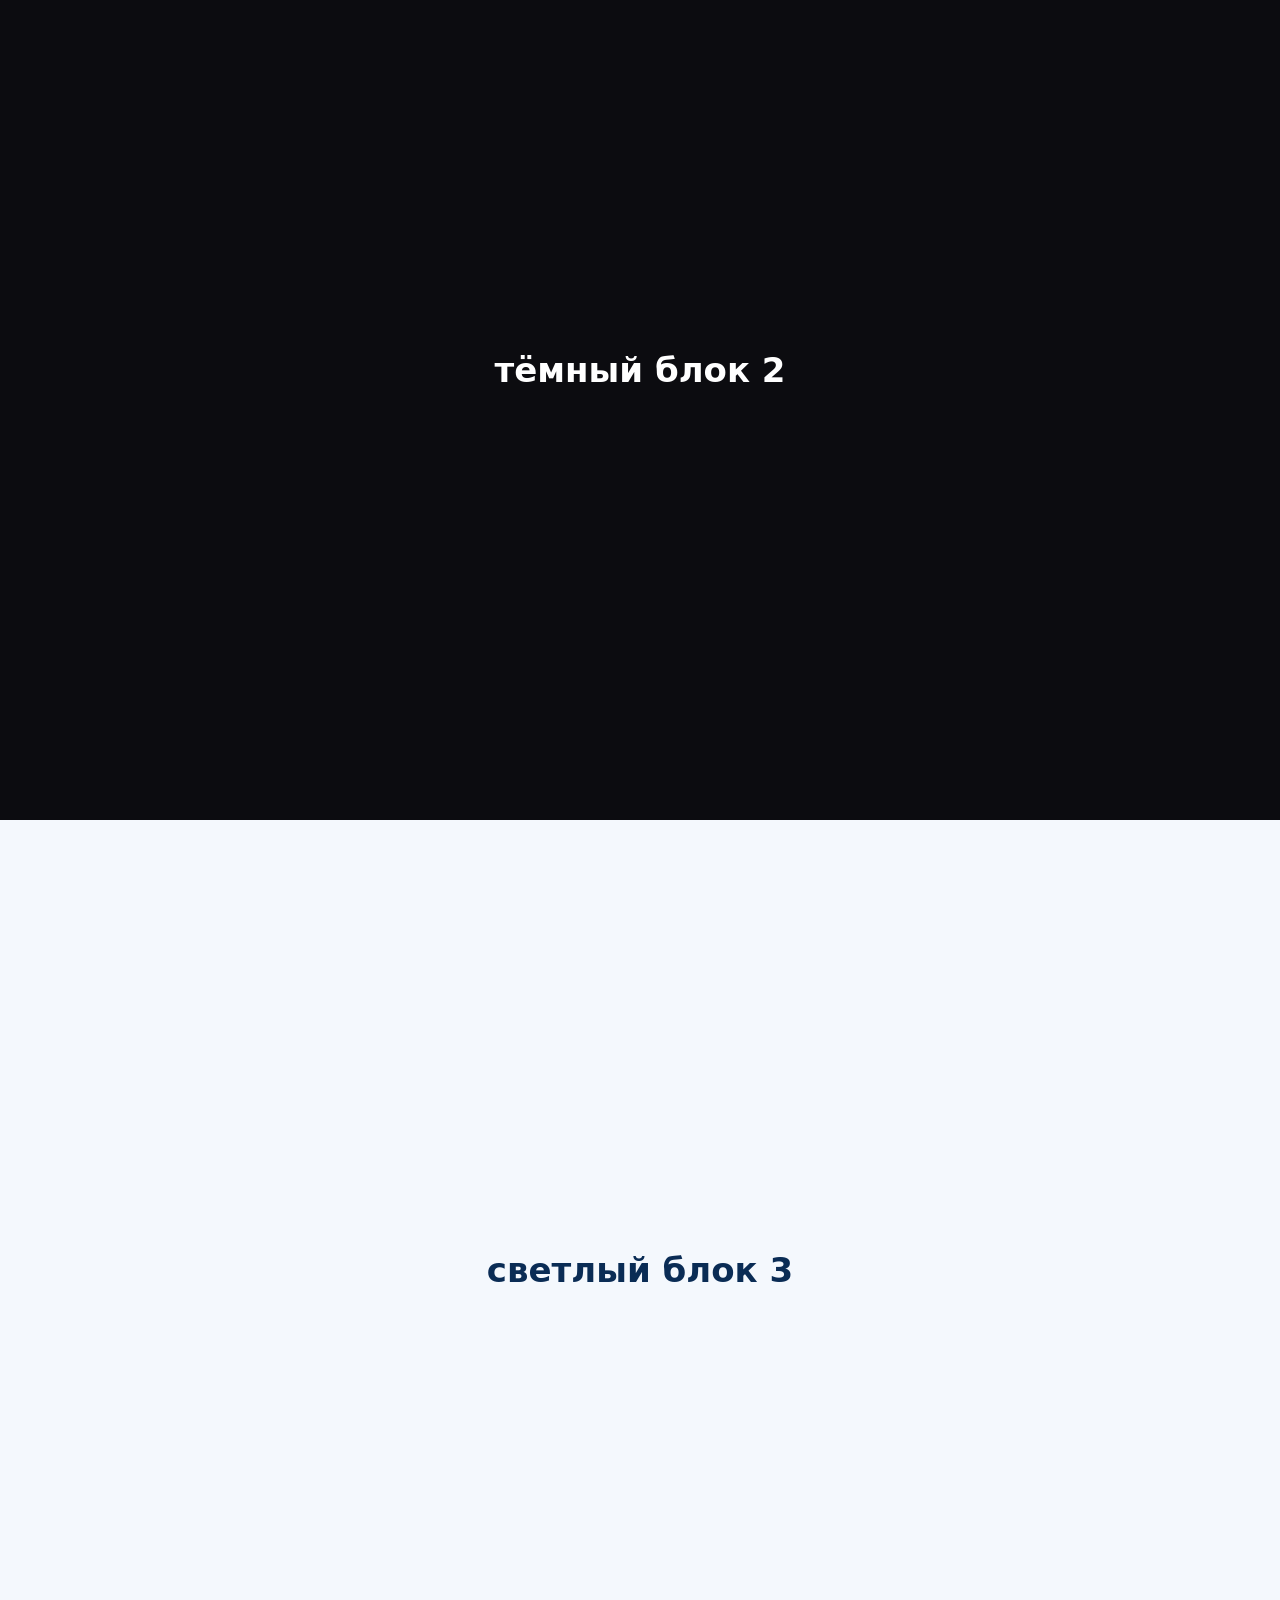
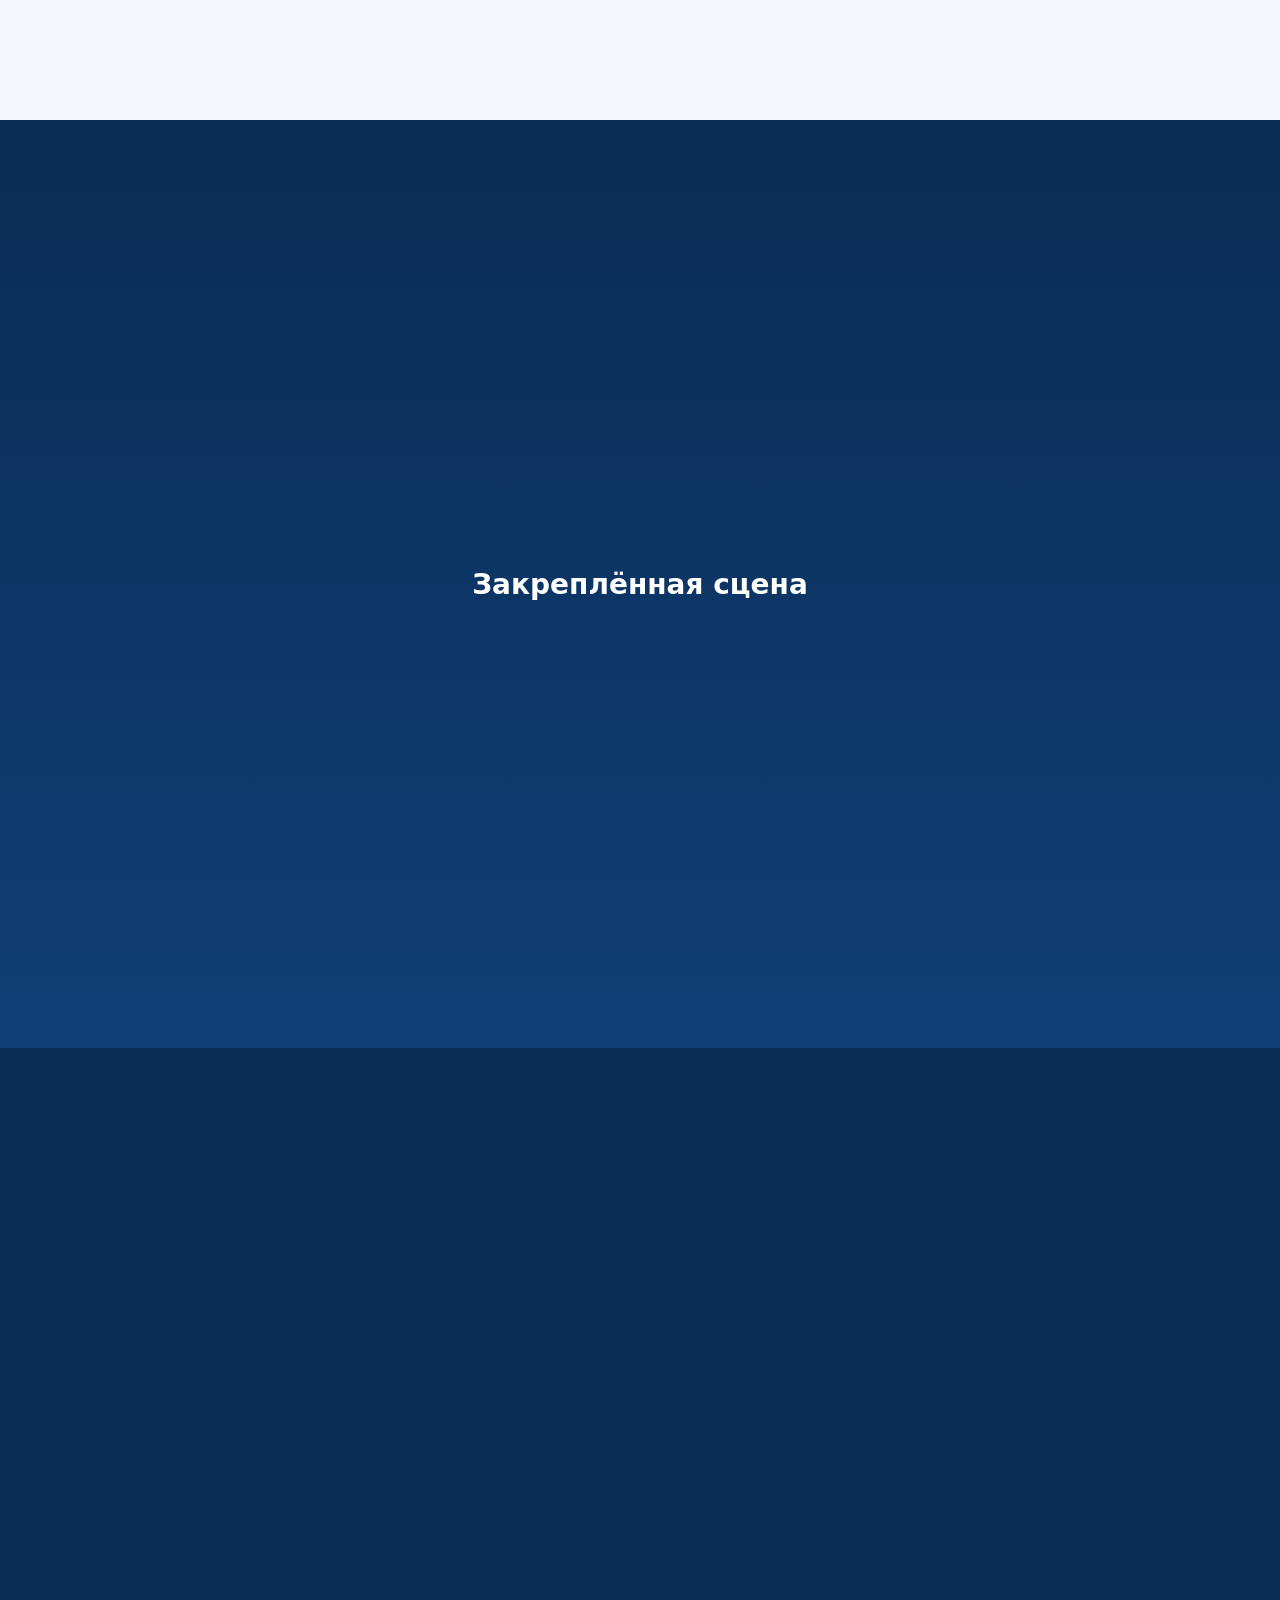
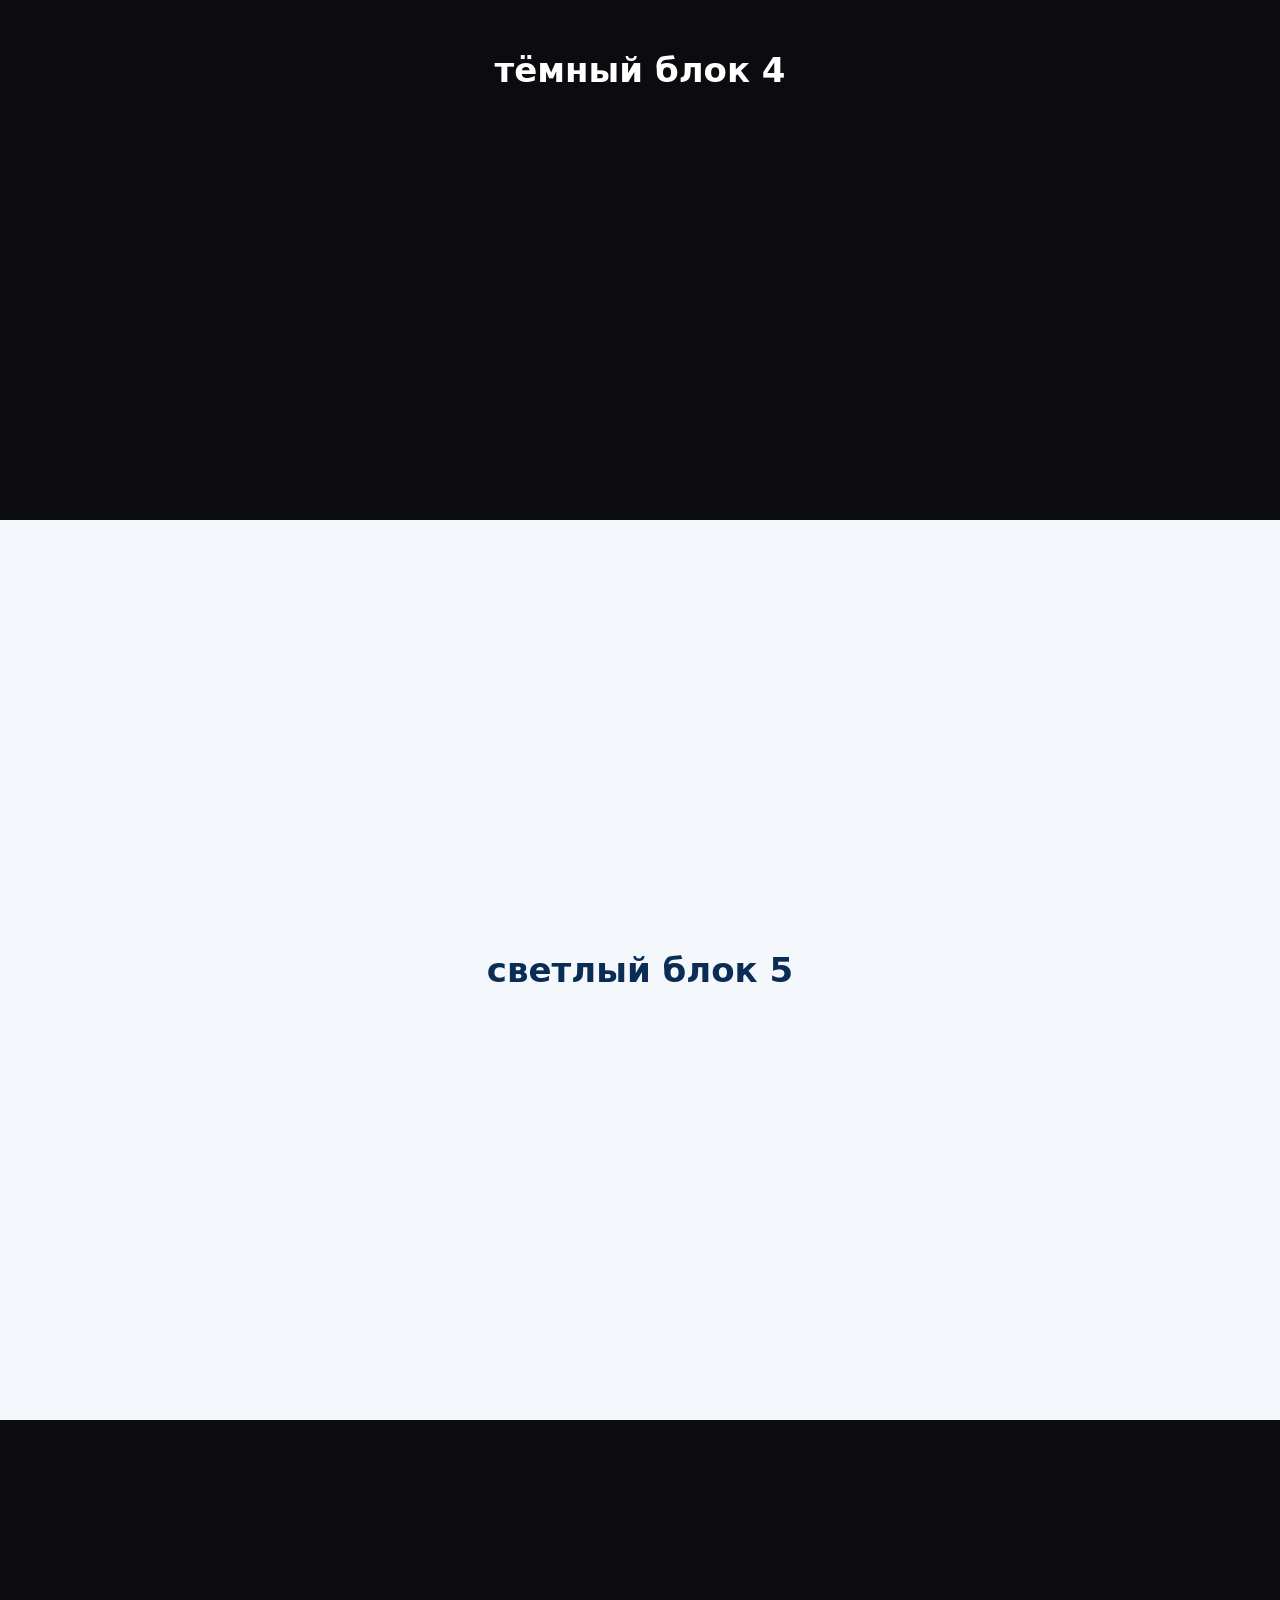
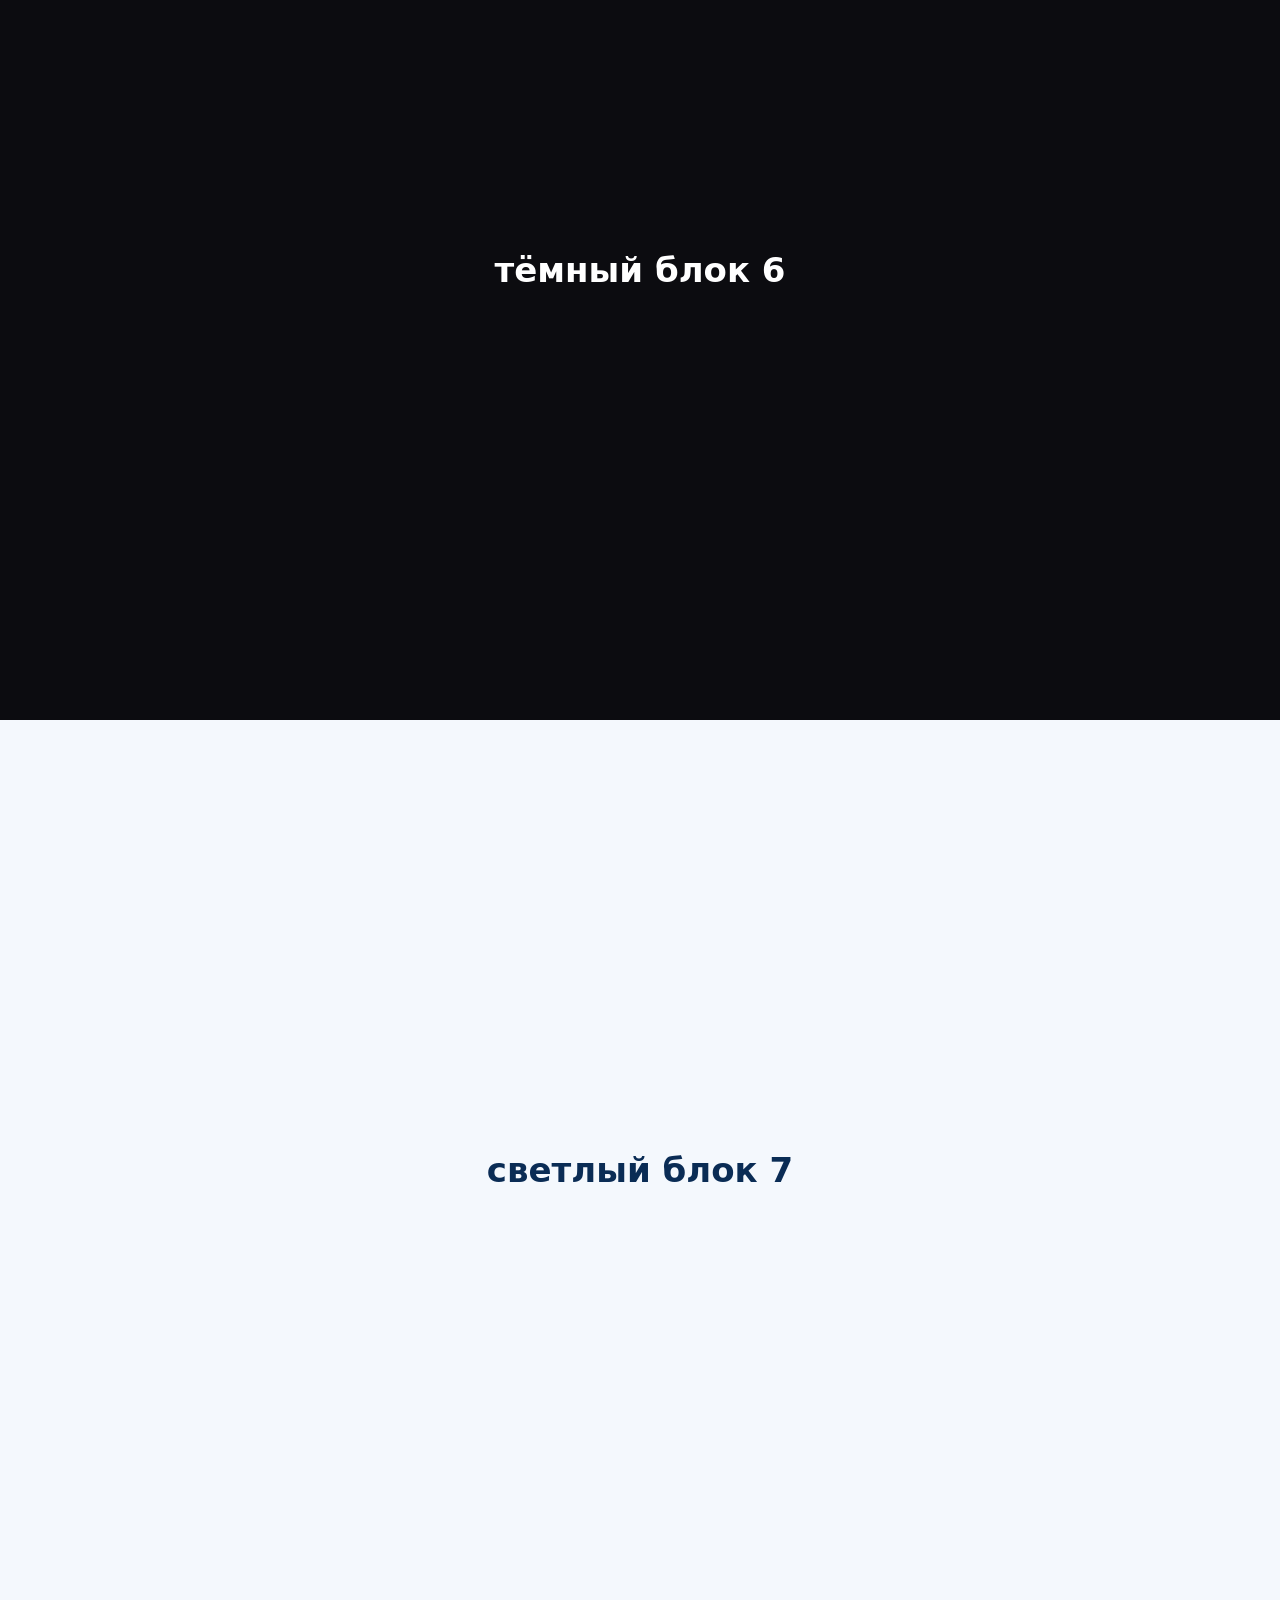
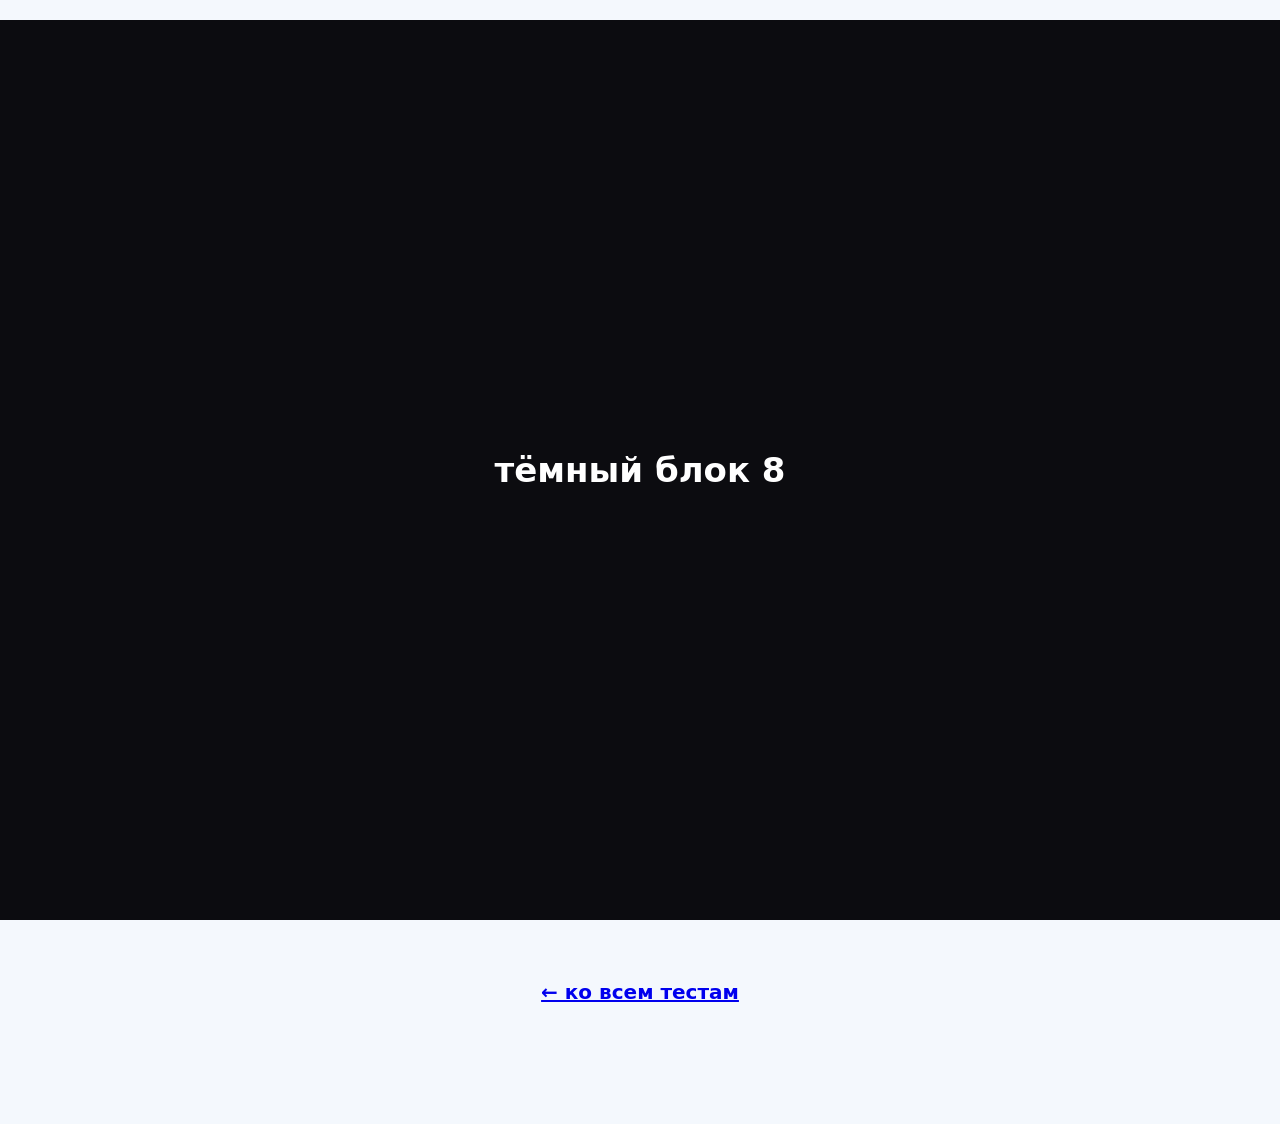
<file: bars/t11.html>
<!doctype html><html lang="ru" style="background:#0C0C10"><head><meta charset="utf-8">
<meta name="viewport" content="width=device-width, initial-scale=1, viewport-fit=cover"><title>Тест 11</title></head>
<body style="margin:0">
<section style="min-height:60vh;background:#F4F8FD;color:#0A2C55;display:grid;place-items:center;text-align:center;padding:40px 20px;font:600 20px/1.4 system-ui"><div><div style="font-size:64px;font-weight:800">Тест 11</div>Блоки + сцена, фон сцены на псевдоэлементе<br><br>Пролистайте до конца и обратно.<br>Посмотрите на полосы сверху и снизу на тёмных блоках.</div></section>
<section style="min-height:100vh;background:#F4F8FD;color:#0A2C55;display:grid;place-items:center;font:700 34px system-ui">светлый блок 1</section><section style="min-height:100vh;background:#0C0C10;color:#fff;display:grid;place-items:center;font:700 34px system-ui">тёмный блок 2</section><section style="min-height:100vh;background:#F4F8FD;color:#0A2C55;display:grid;place-items:center;font:700 34px system-ui">светлый блок 3</section><section style="height:300vh;background:#0A2C55"><div class="pin2" style="position:sticky;top:-14px;height:calc(100lvh + 28px);isolation:isolate;display:grid;place-items:center;color:#fff;font:700 28px system-ui">Закреплённая сцена</div></section><style>.pin2::before{content:"";position:absolute;inset:0;z-index:-1;background:linear-gradient(180deg,#0A2C55,#0F3F75)}</style><section style="min-height:100vh;background:#0C0C10;color:#fff;display:grid;place-items:center;font:700 34px system-ui">тёмный блок 4</section><section style="min-height:100vh;background:#F4F8FD;color:#0A2C55;display:grid;place-items:center;font:700 34px system-ui">светлый блок 5</section><section style="min-height:100vh;background:#0C0C10;color:#fff;display:grid;place-items:center;font:700 34px system-ui">тёмный блок 6</section><section style="min-height:100vh;background:#F4F8FD;color:#0A2C55;display:grid;place-items:center;font:700 34px system-ui">светлый блок 7</section><section style="min-height:100vh;background:#0C0C10;color:#fff;display:grid;place-items:center;font:700 34px system-ui">тёмный блок 8</section>
<section style="padding:60px 20px 120px;background:#F4F8FD;text-align:center;font:600 20px system-ui"><a href="./">← ко всем тестам</a></section>
</body></html>
</file>
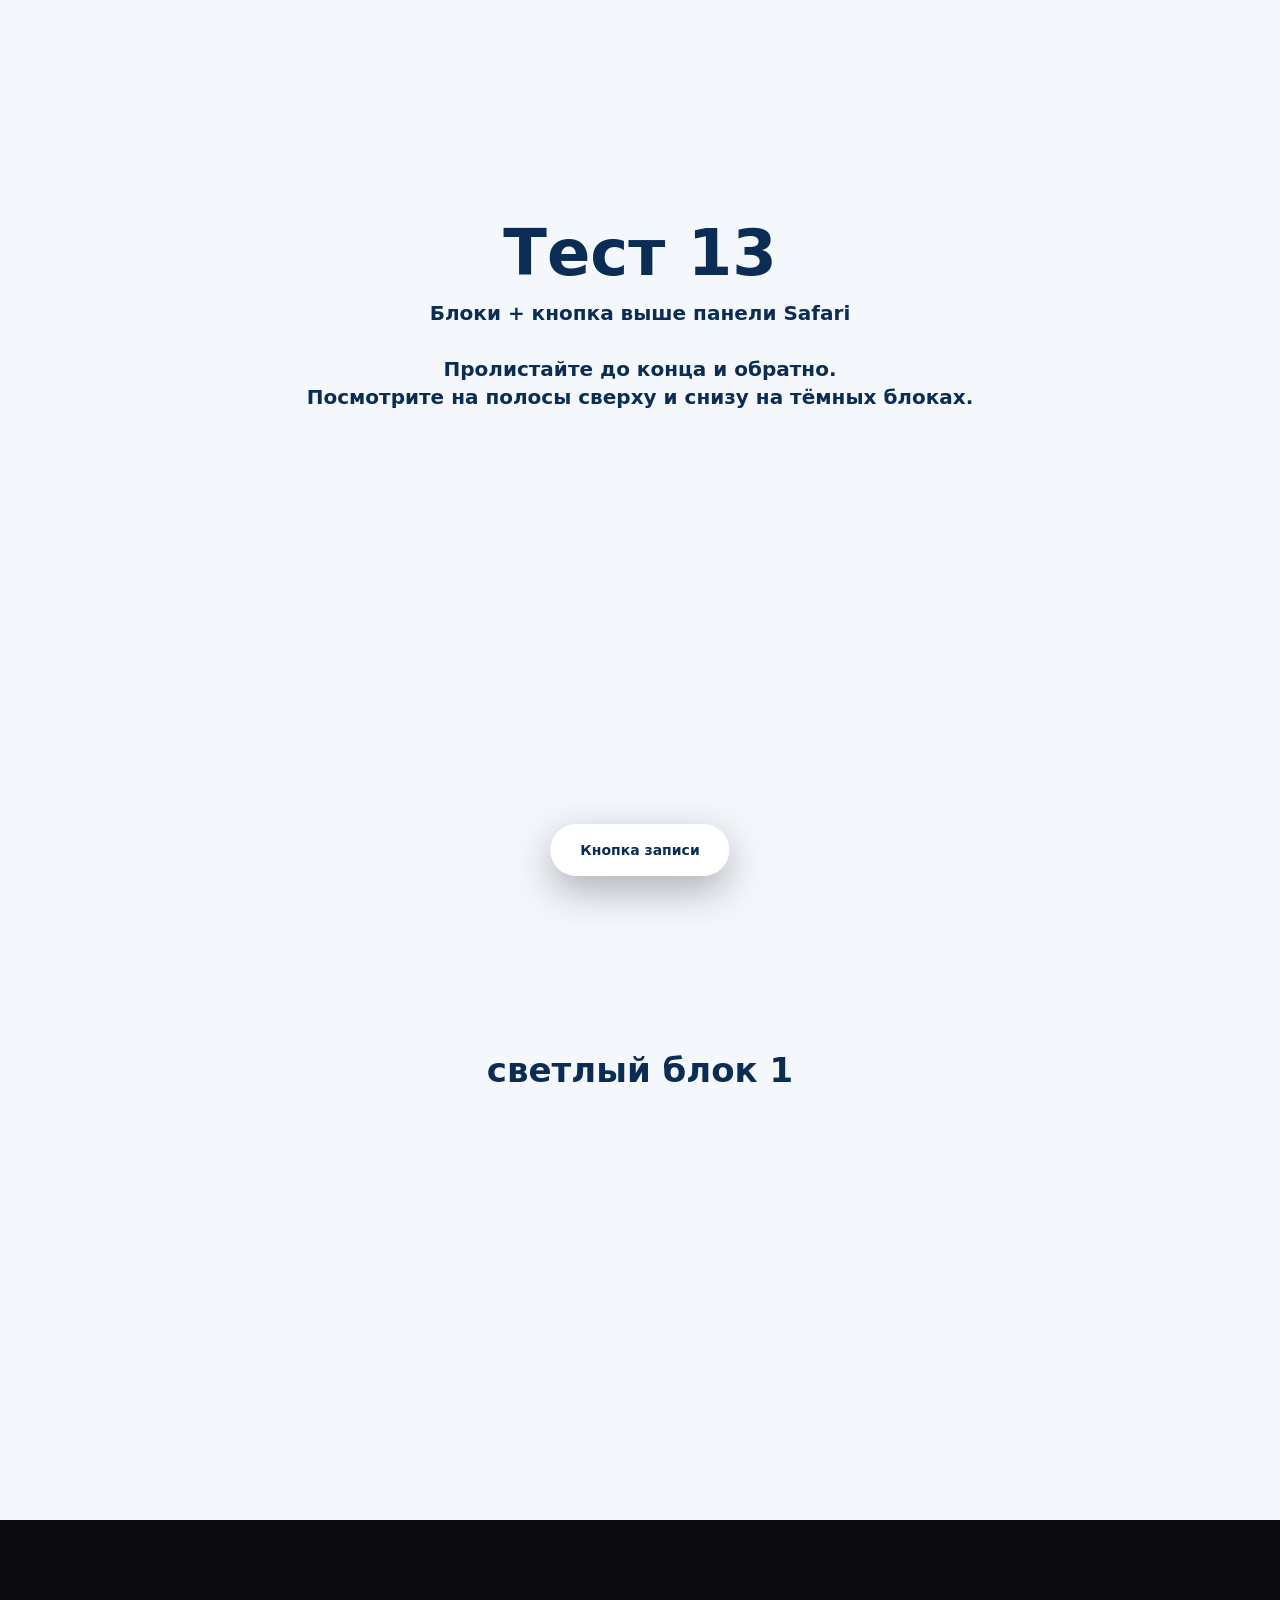
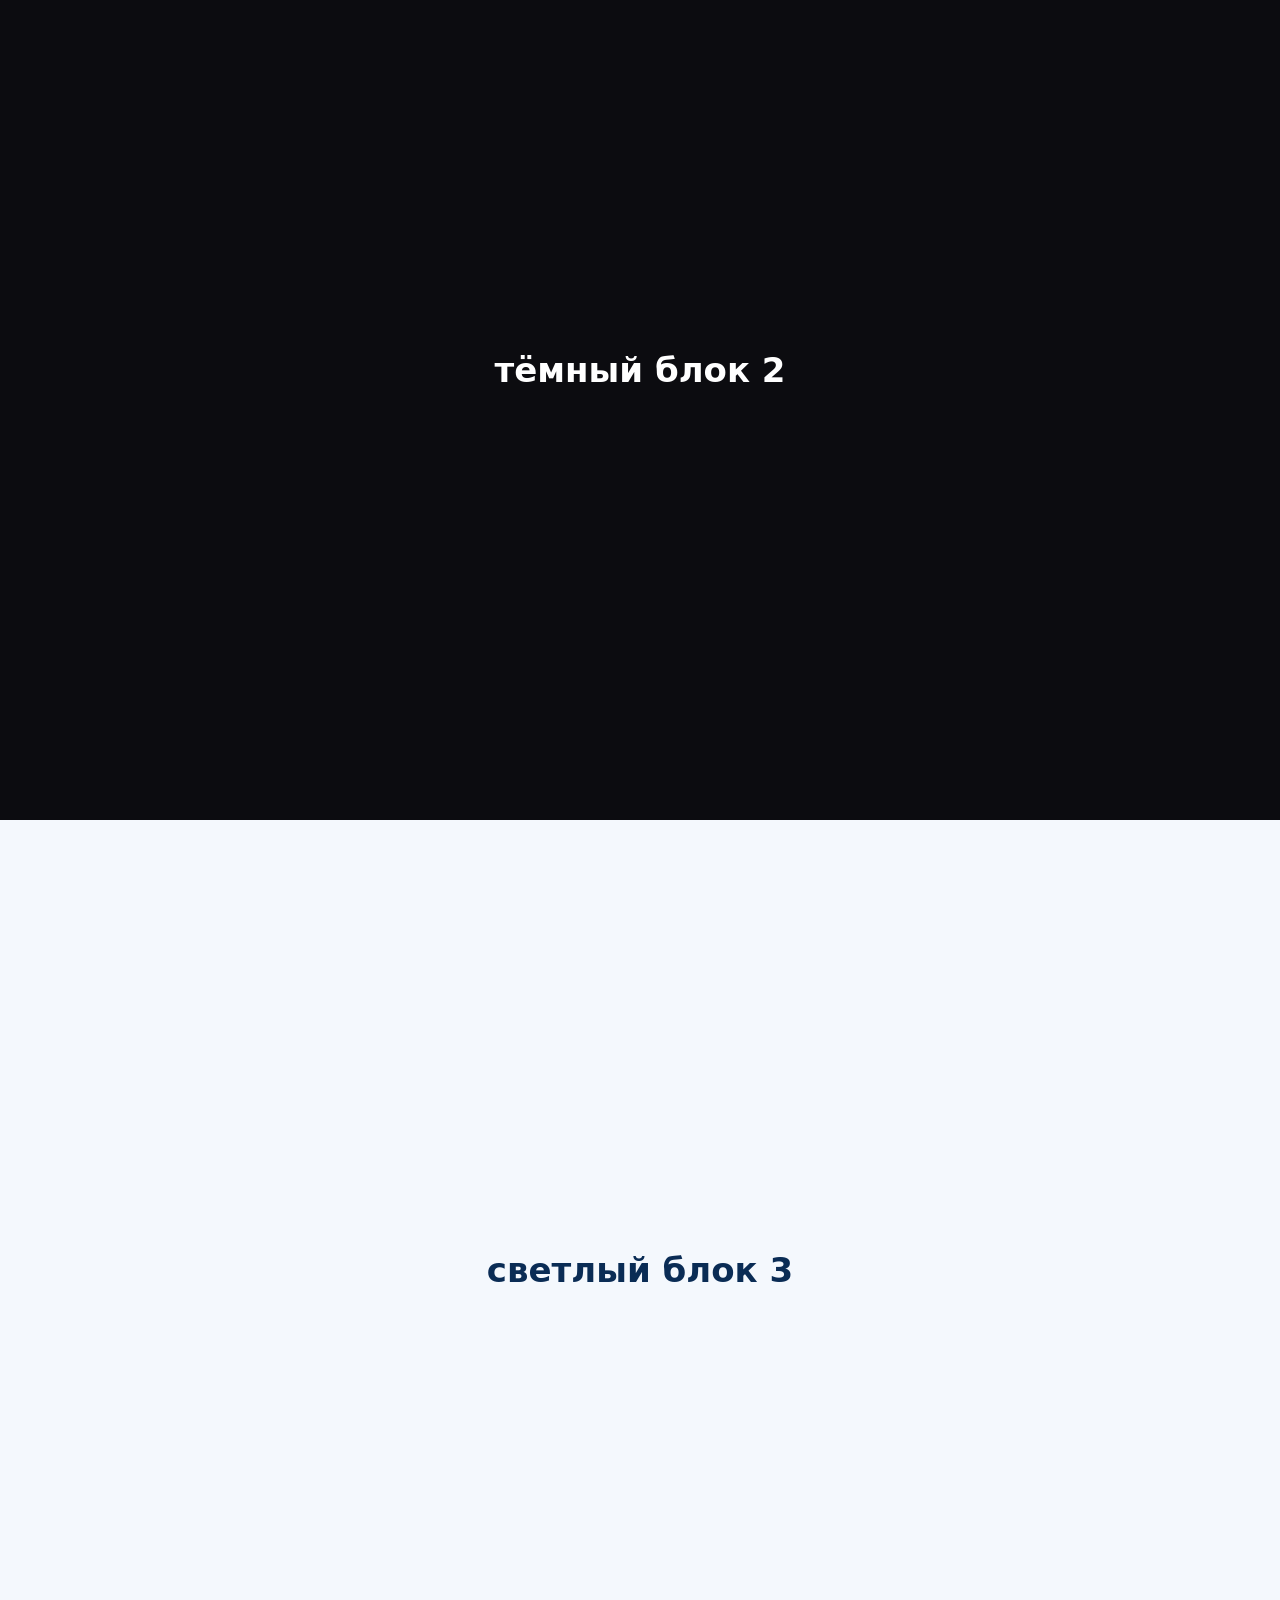
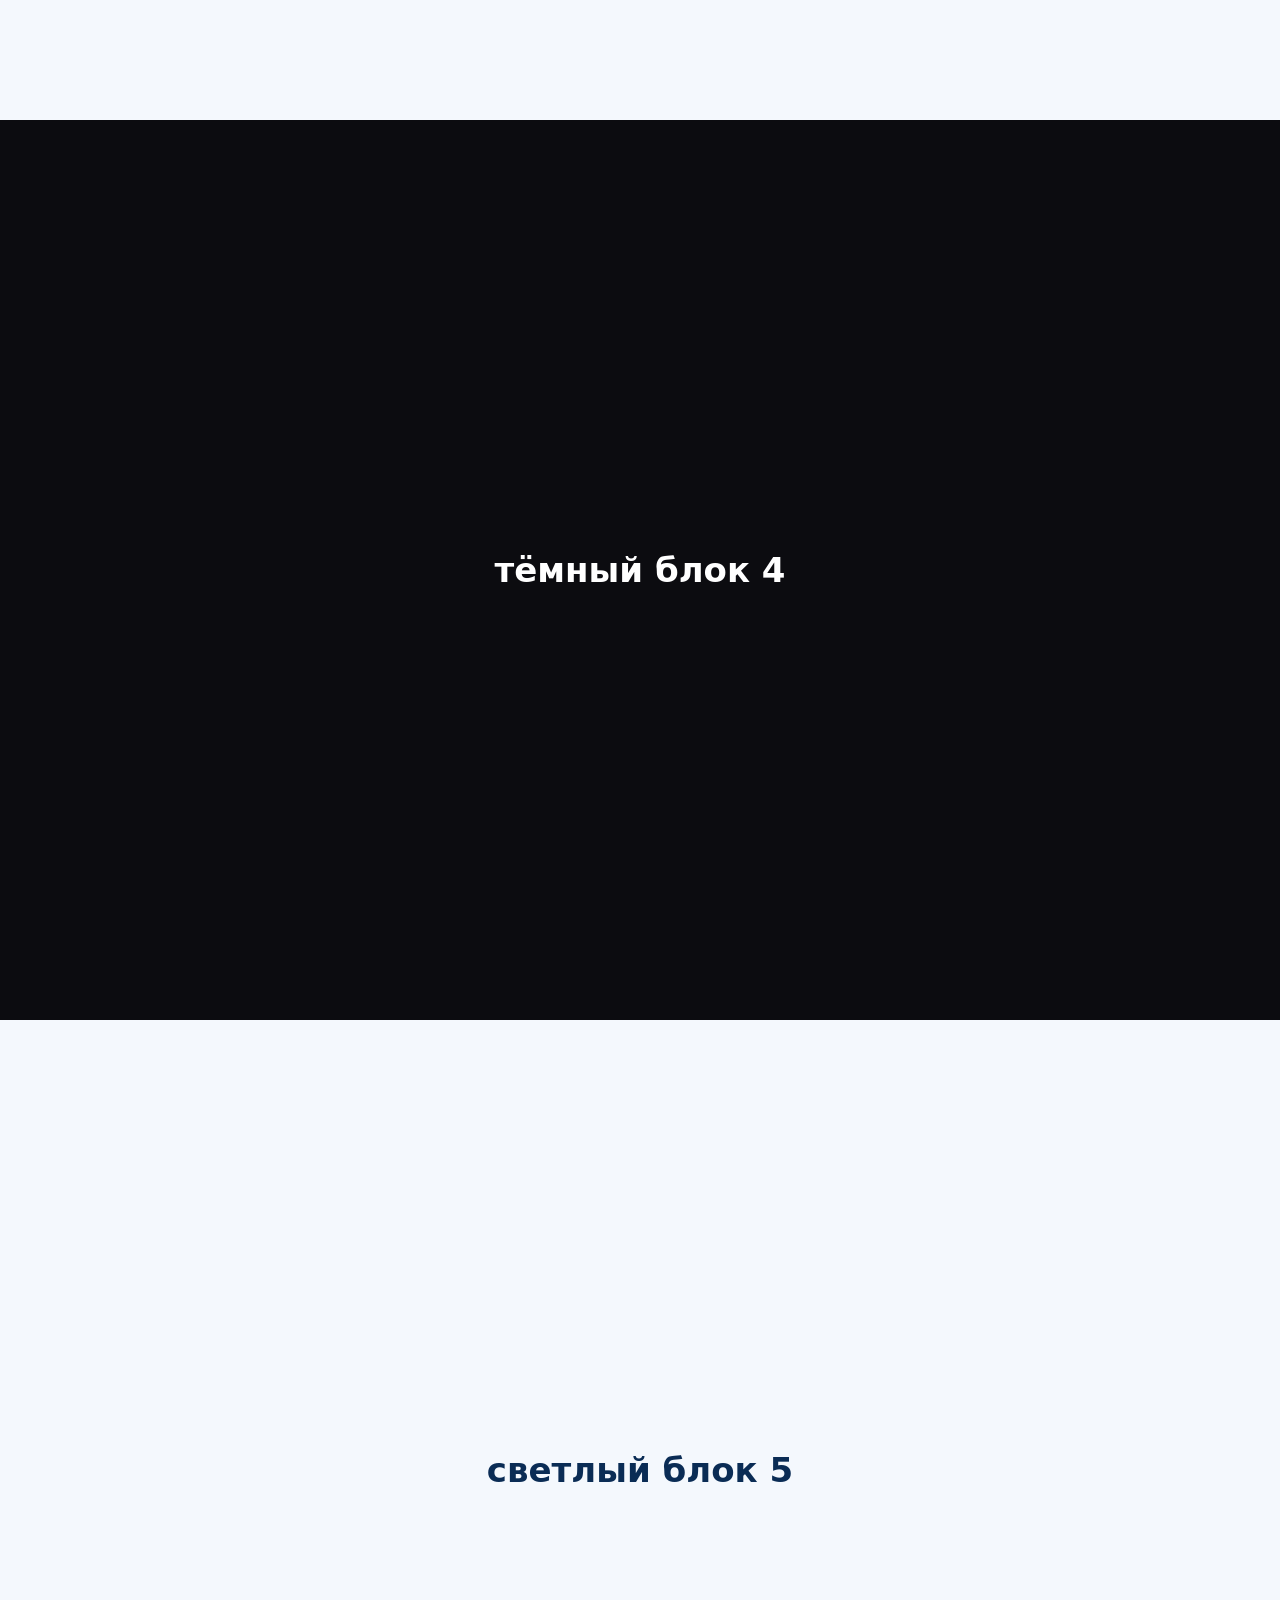
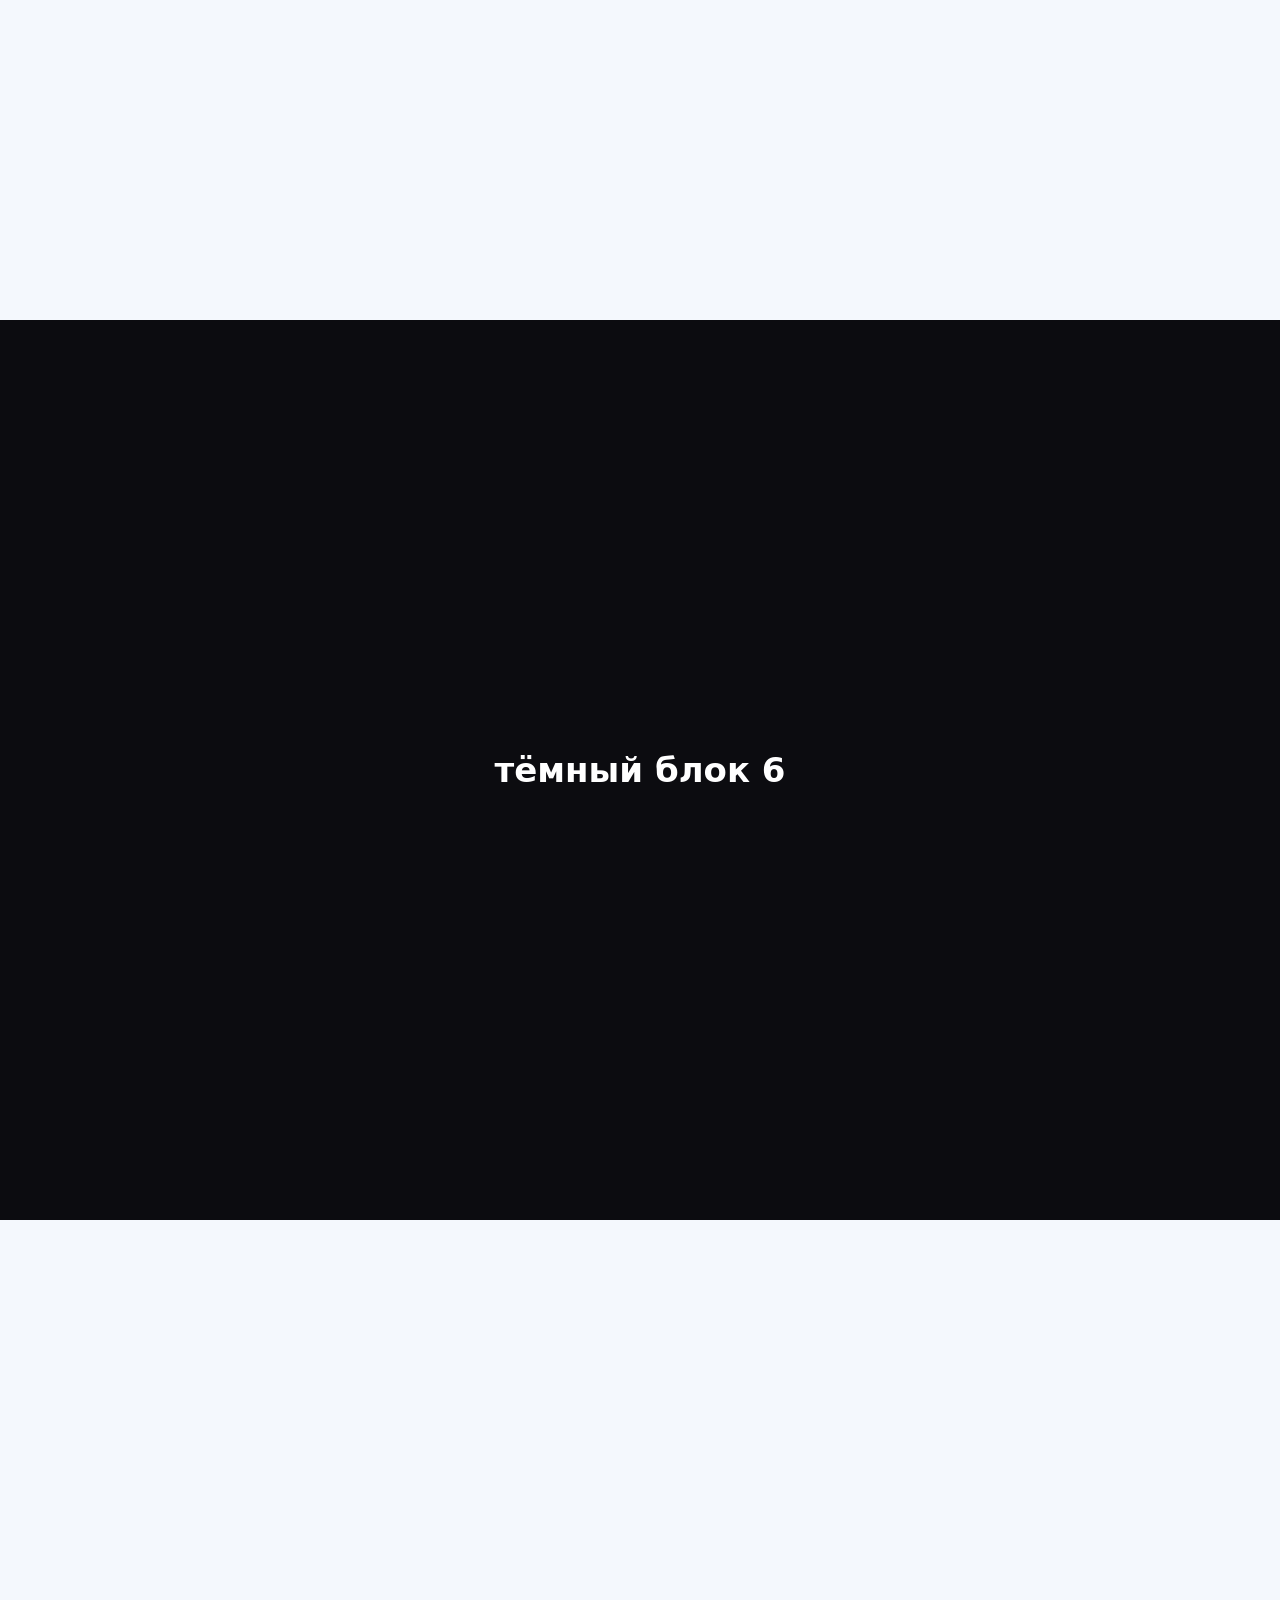
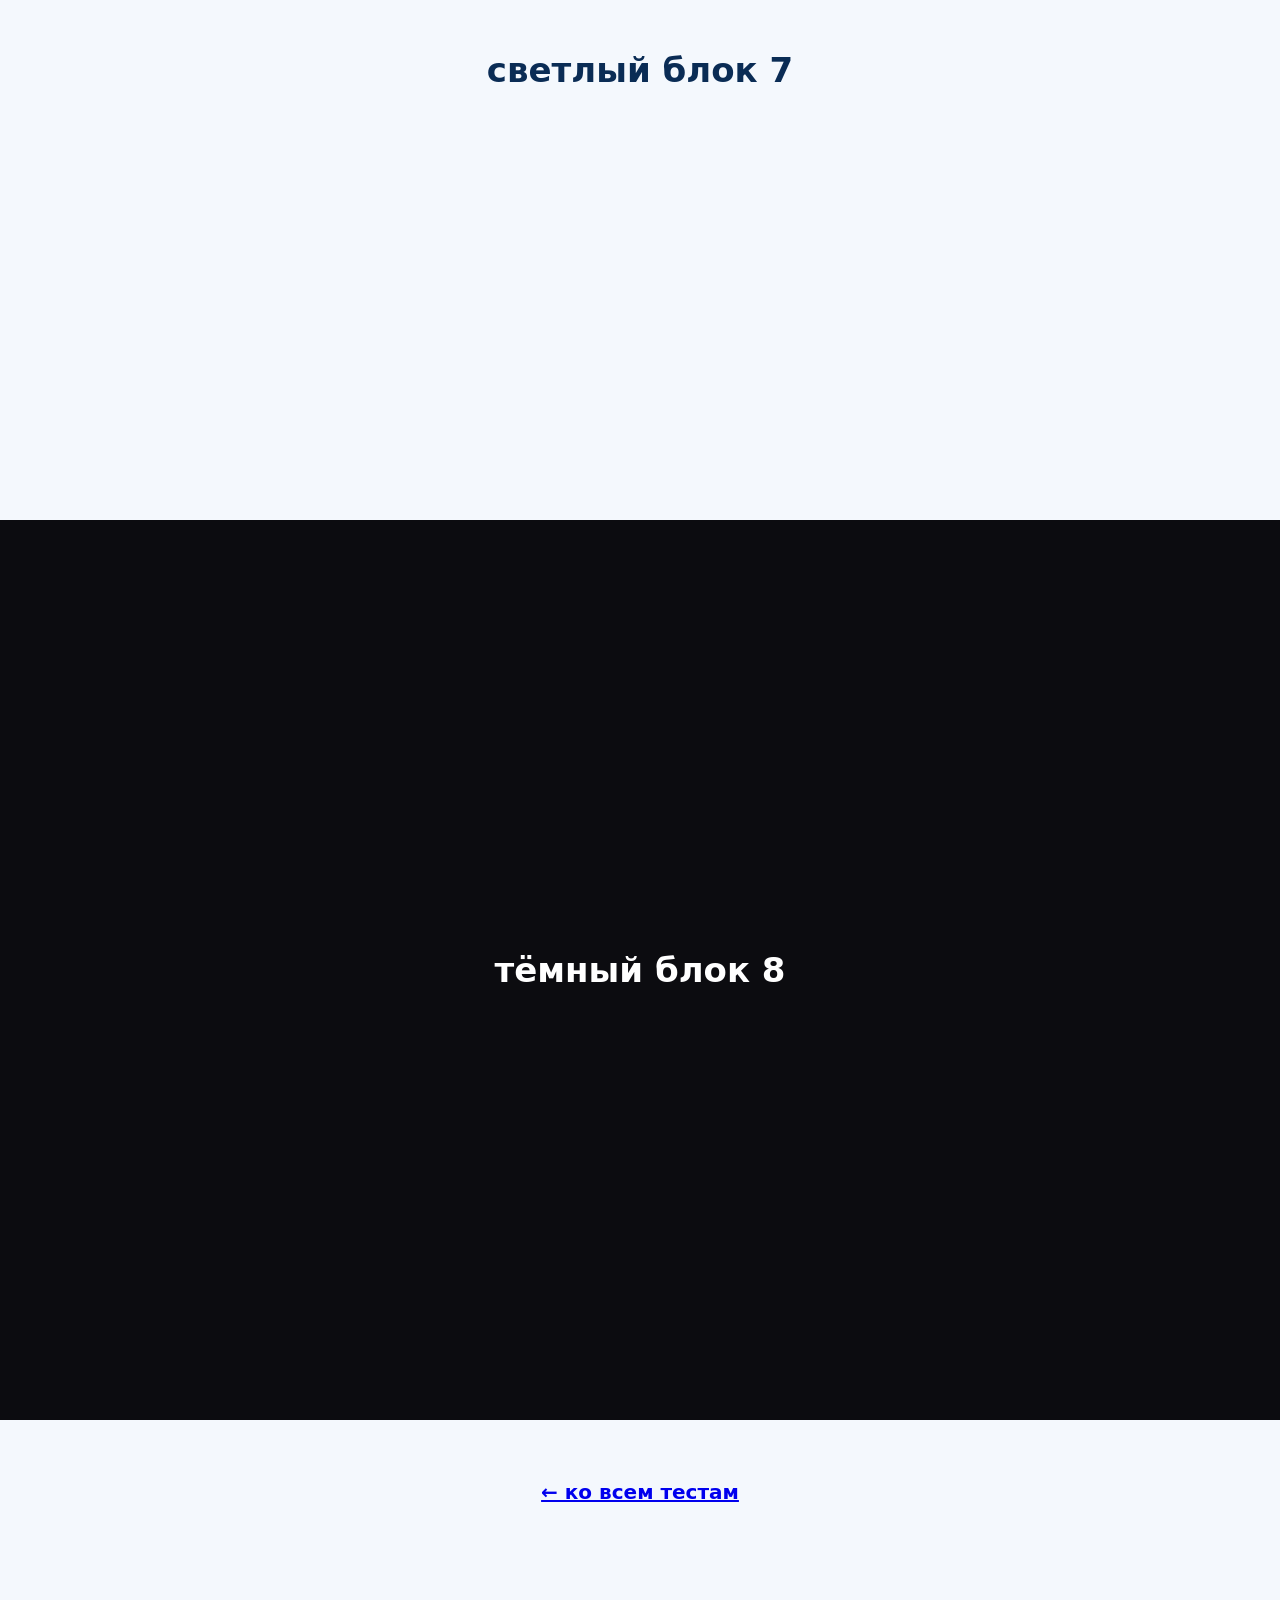
<file: bars/t13.html>
<!doctype html><html lang="ru" style="background:#0C0C10"><head><meta charset="utf-8">
<meta name="viewport" content="width=device-width, initial-scale=1, viewport-fit=cover"><title>Тест 13</title></head>
<body style="margin:0"><a href="#" style="position:fixed;z-index:55;left:50%;translate:-50% 0;top:calc(100svh - 76px);padding:18px 30px;border-radius:999px;background:#fff;color:#0A2C55;font:600 14px system-ui;text-decoration:none;box-shadow:0 14px 40px rgba(0,0,0,.3)">Кнопка записи</a>
<section style="min-height:60vh;background:#F4F8FD;color:#0A2C55;display:grid;place-items:center;text-align:center;padding:40px 20px;font:600 20px/1.4 system-ui"><div><div style="font-size:64px;font-weight:800">Тест 13</div>Блоки + кнопка выше панели Safari<br><br>Пролистайте до конца и обратно.<br>Посмотрите на полосы сверху и снизу на тёмных блоках.</div></section>
<section style="min-height:100vh;background:#F4F8FD;color:#0A2C55;display:grid;place-items:center;font:700 34px system-ui">светлый блок 1</section><section style="min-height:100vh;background:#0C0C10;color:#fff;display:grid;place-items:center;font:700 34px system-ui">тёмный блок 2</section><section style="min-height:100vh;background:#F4F8FD;color:#0A2C55;display:grid;place-items:center;font:700 34px system-ui">светлый блок 3</section><section style="min-height:100vh;background:#0C0C10;color:#fff;display:grid;place-items:center;font:700 34px system-ui">тёмный блок 4</section><section style="min-height:100vh;background:#F4F8FD;color:#0A2C55;display:grid;place-items:center;font:700 34px system-ui">светлый блок 5</section><section style="min-height:100vh;background:#0C0C10;color:#fff;display:grid;place-items:center;font:700 34px system-ui">тёмный блок 6</section><section style="min-height:100vh;background:#F4F8FD;color:#0A2C55;display:grid;place-items:center;font:700 34px system-ui">светлый блок 7</section><section style="min-height:100vh;background:#0C0C10;color:#fff;display:grid;place-items:center;font:700 34px system-ui">тёмный блок 8</section>
<section style="padding:60px 20px 120px;background:#F4F8FD;text-align:center;font:600 20px system-ui"><a href="./">← ко всем тестам</a></section>
</body></html>
</file>
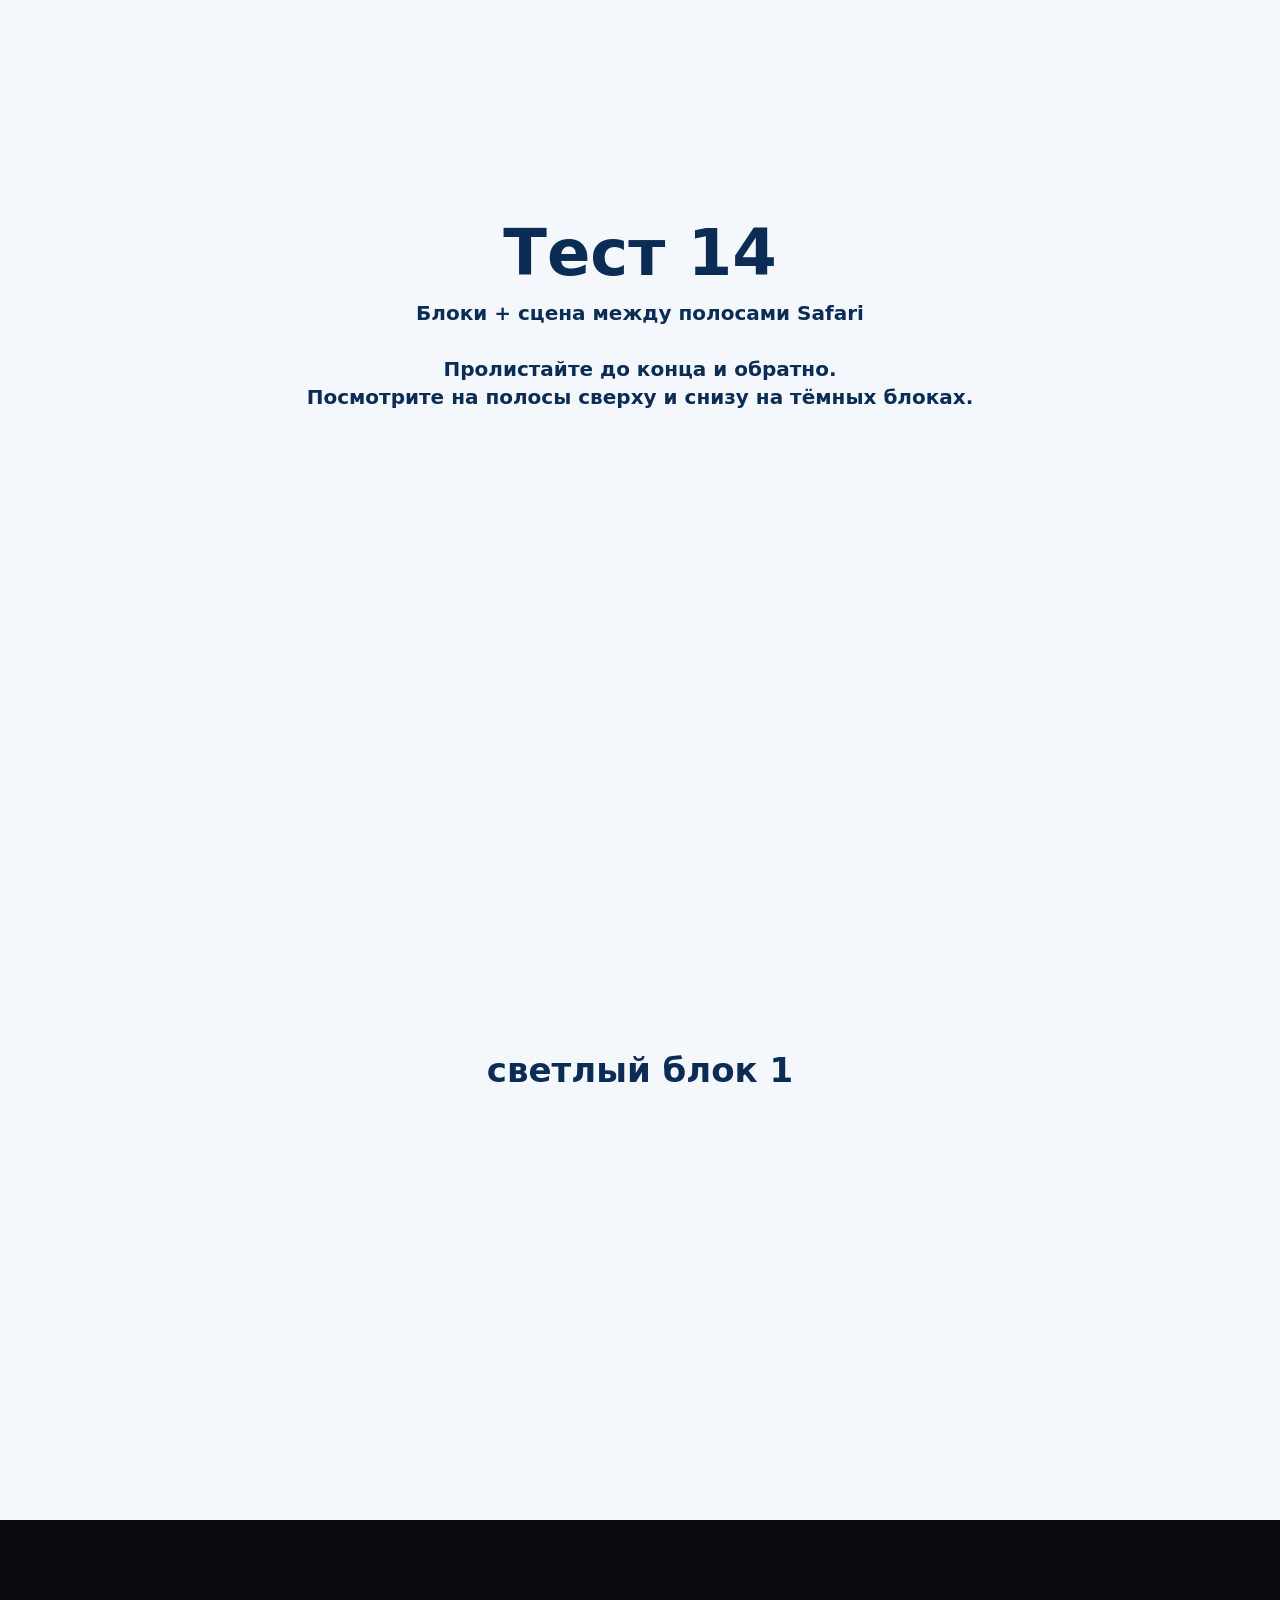
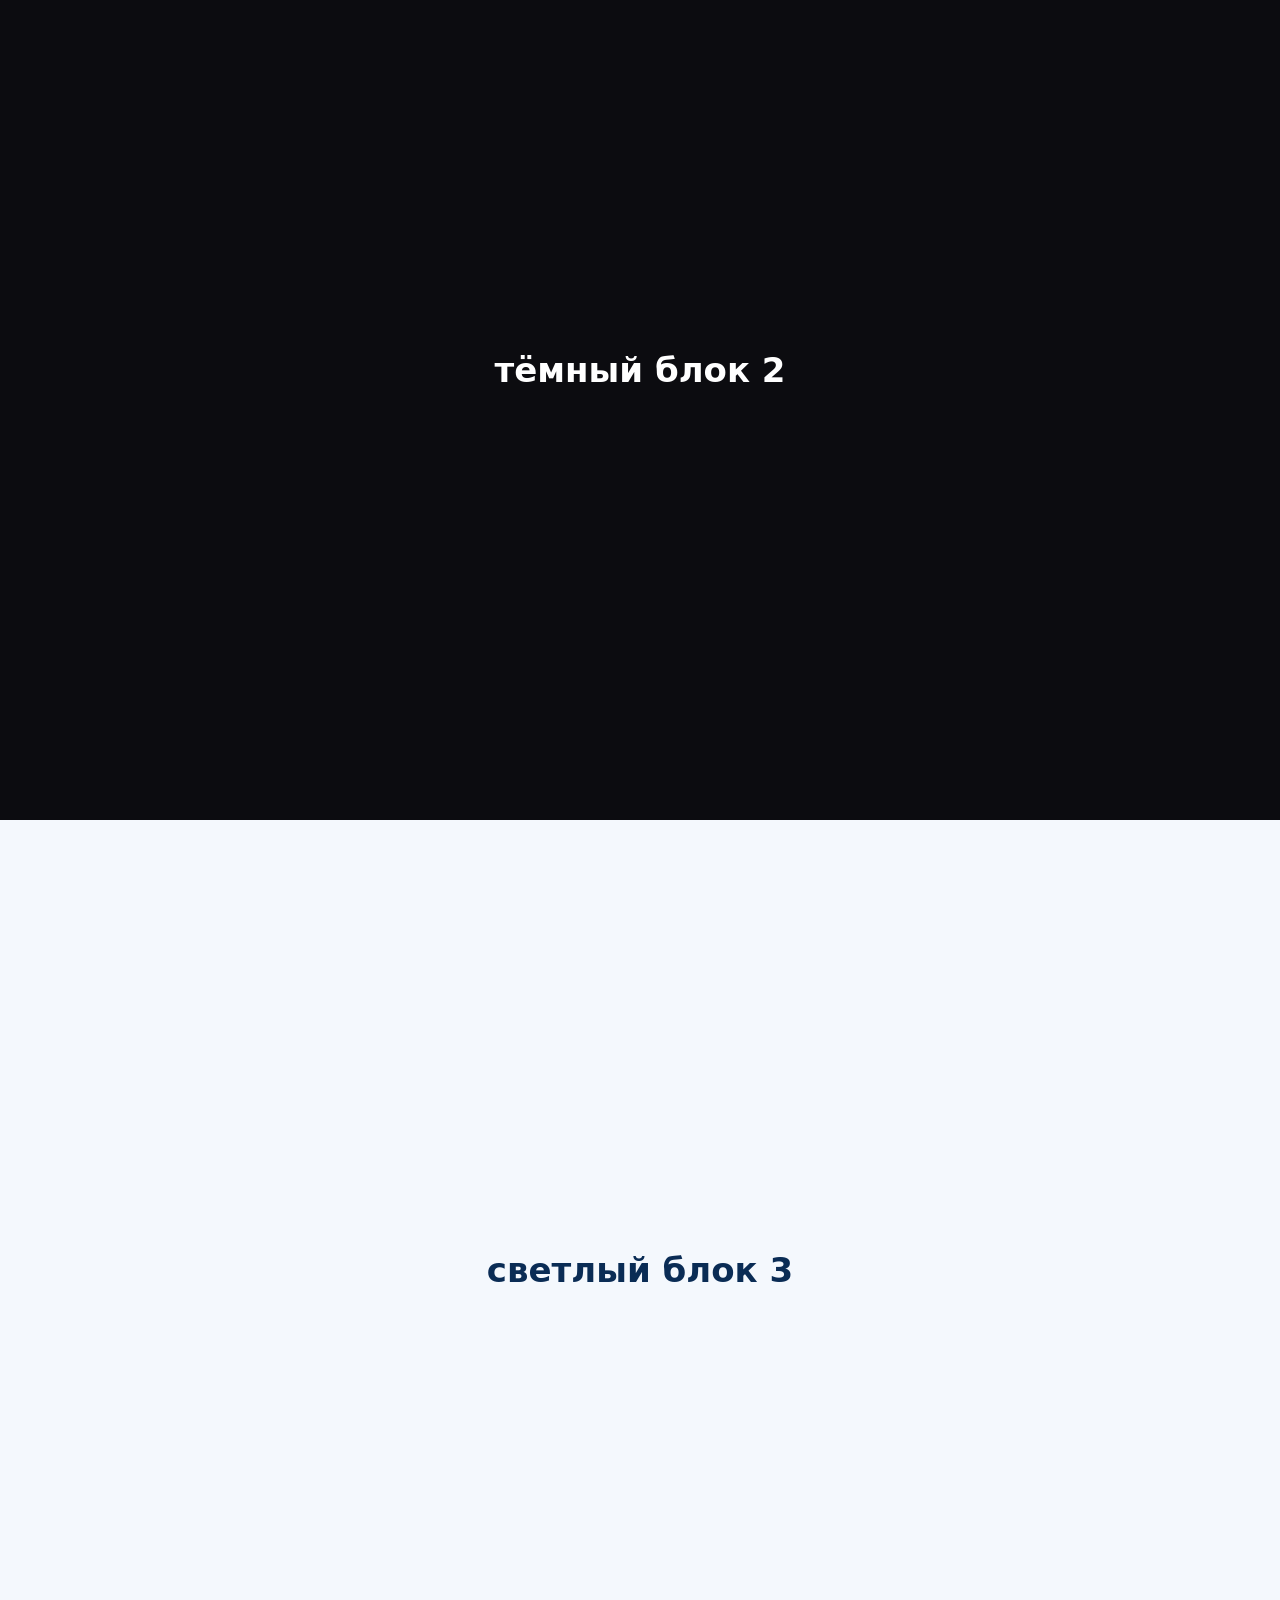
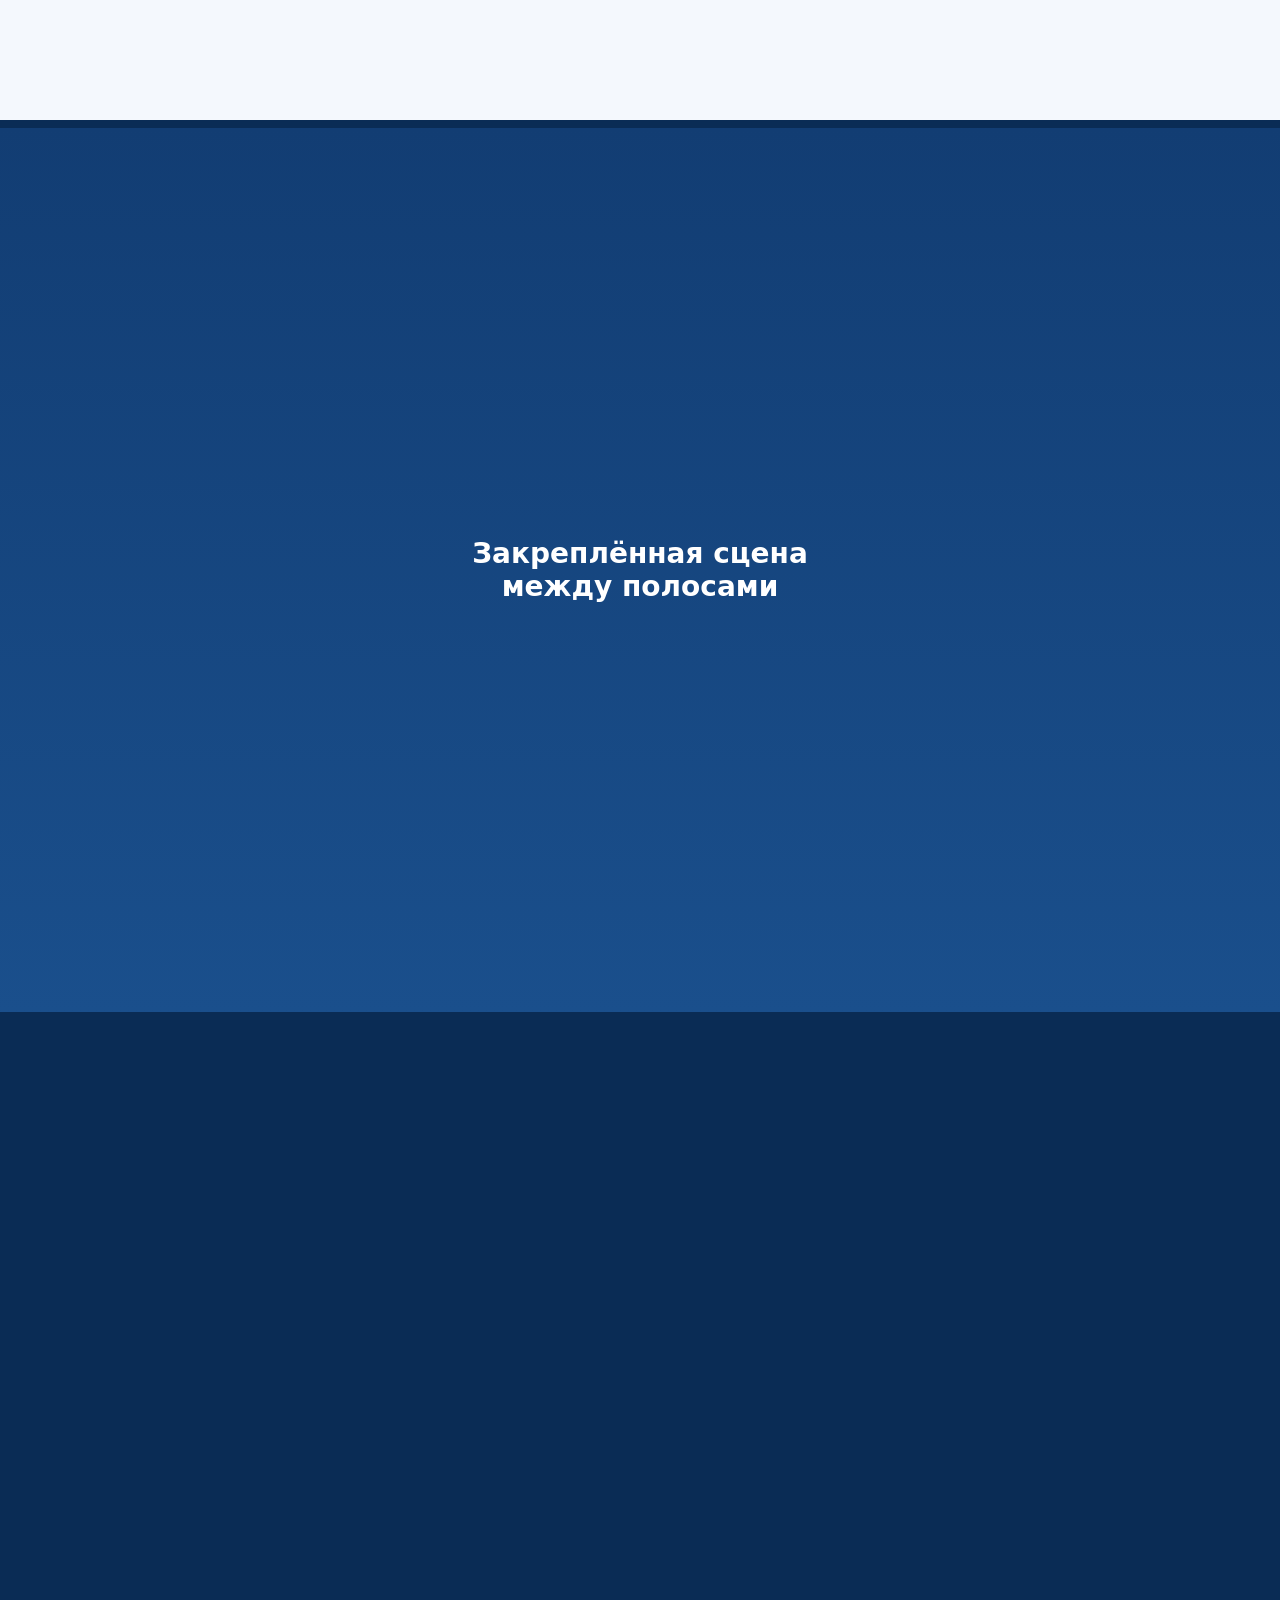
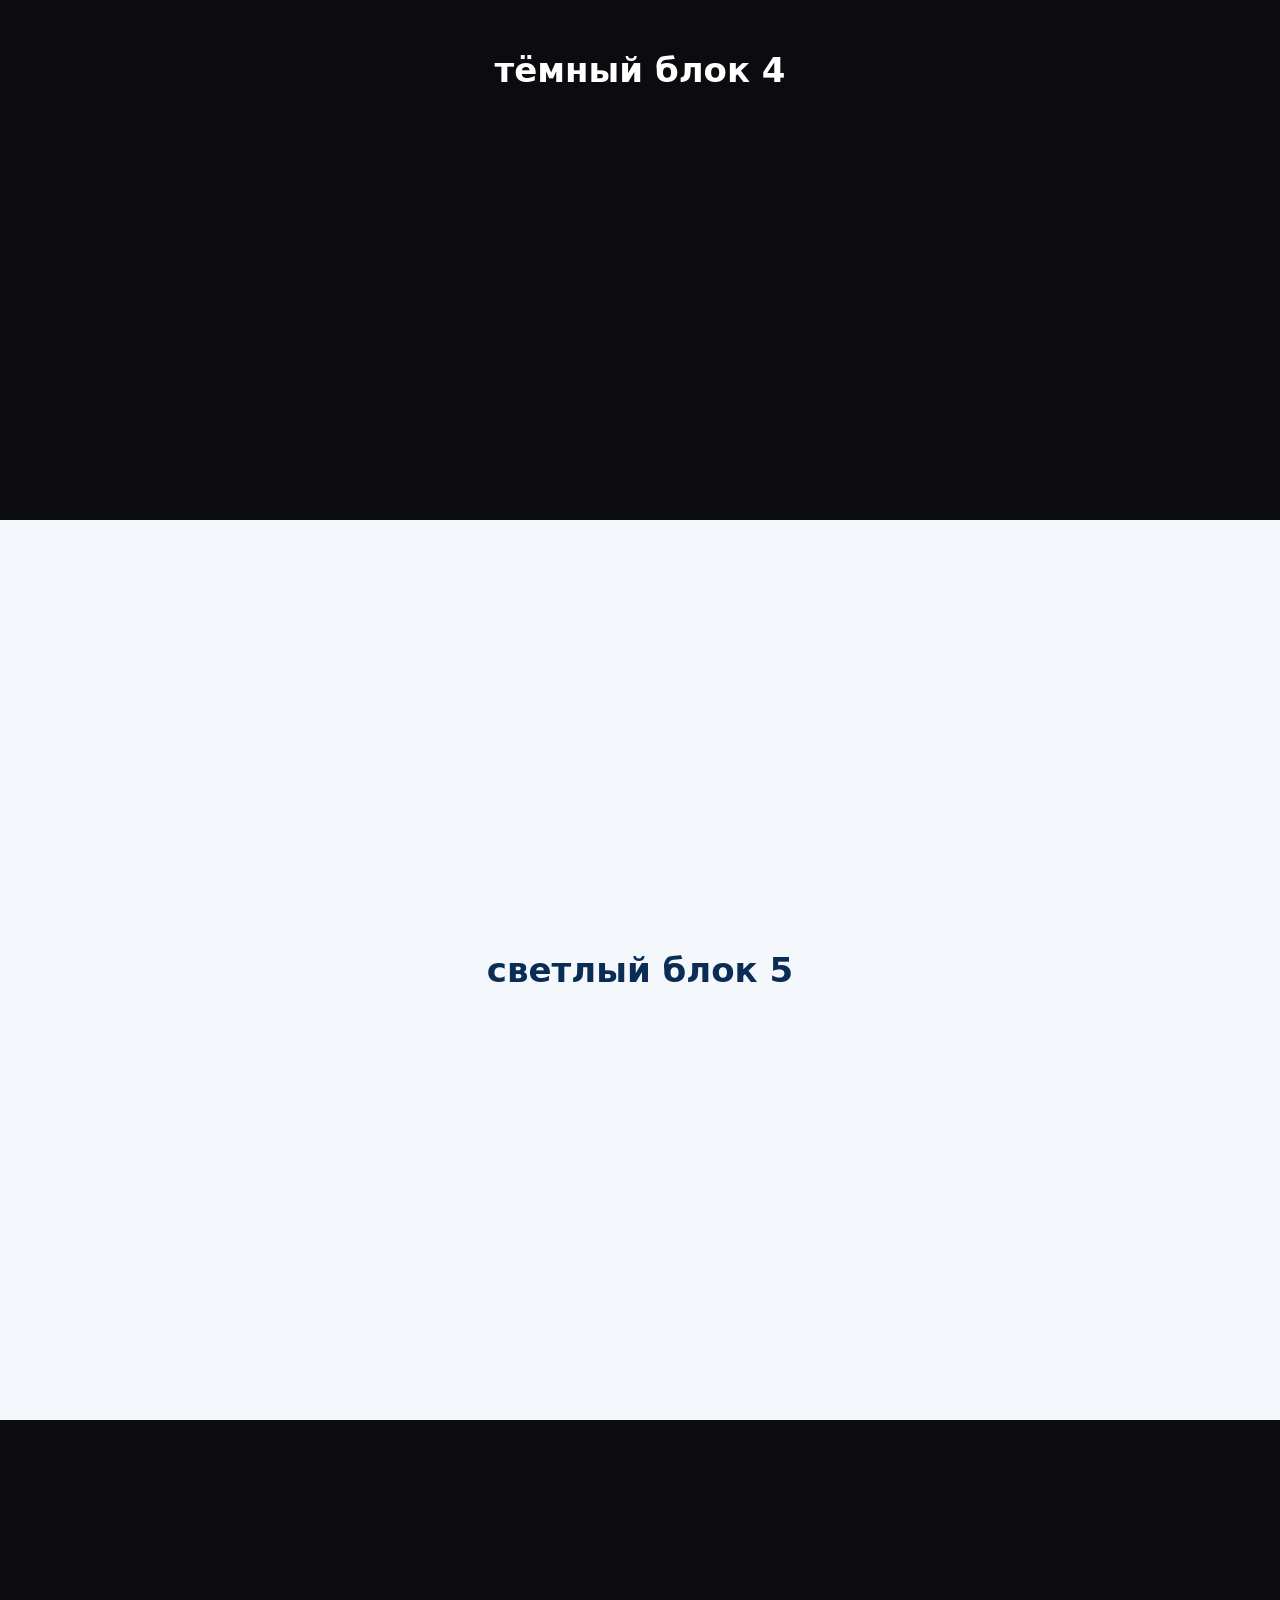
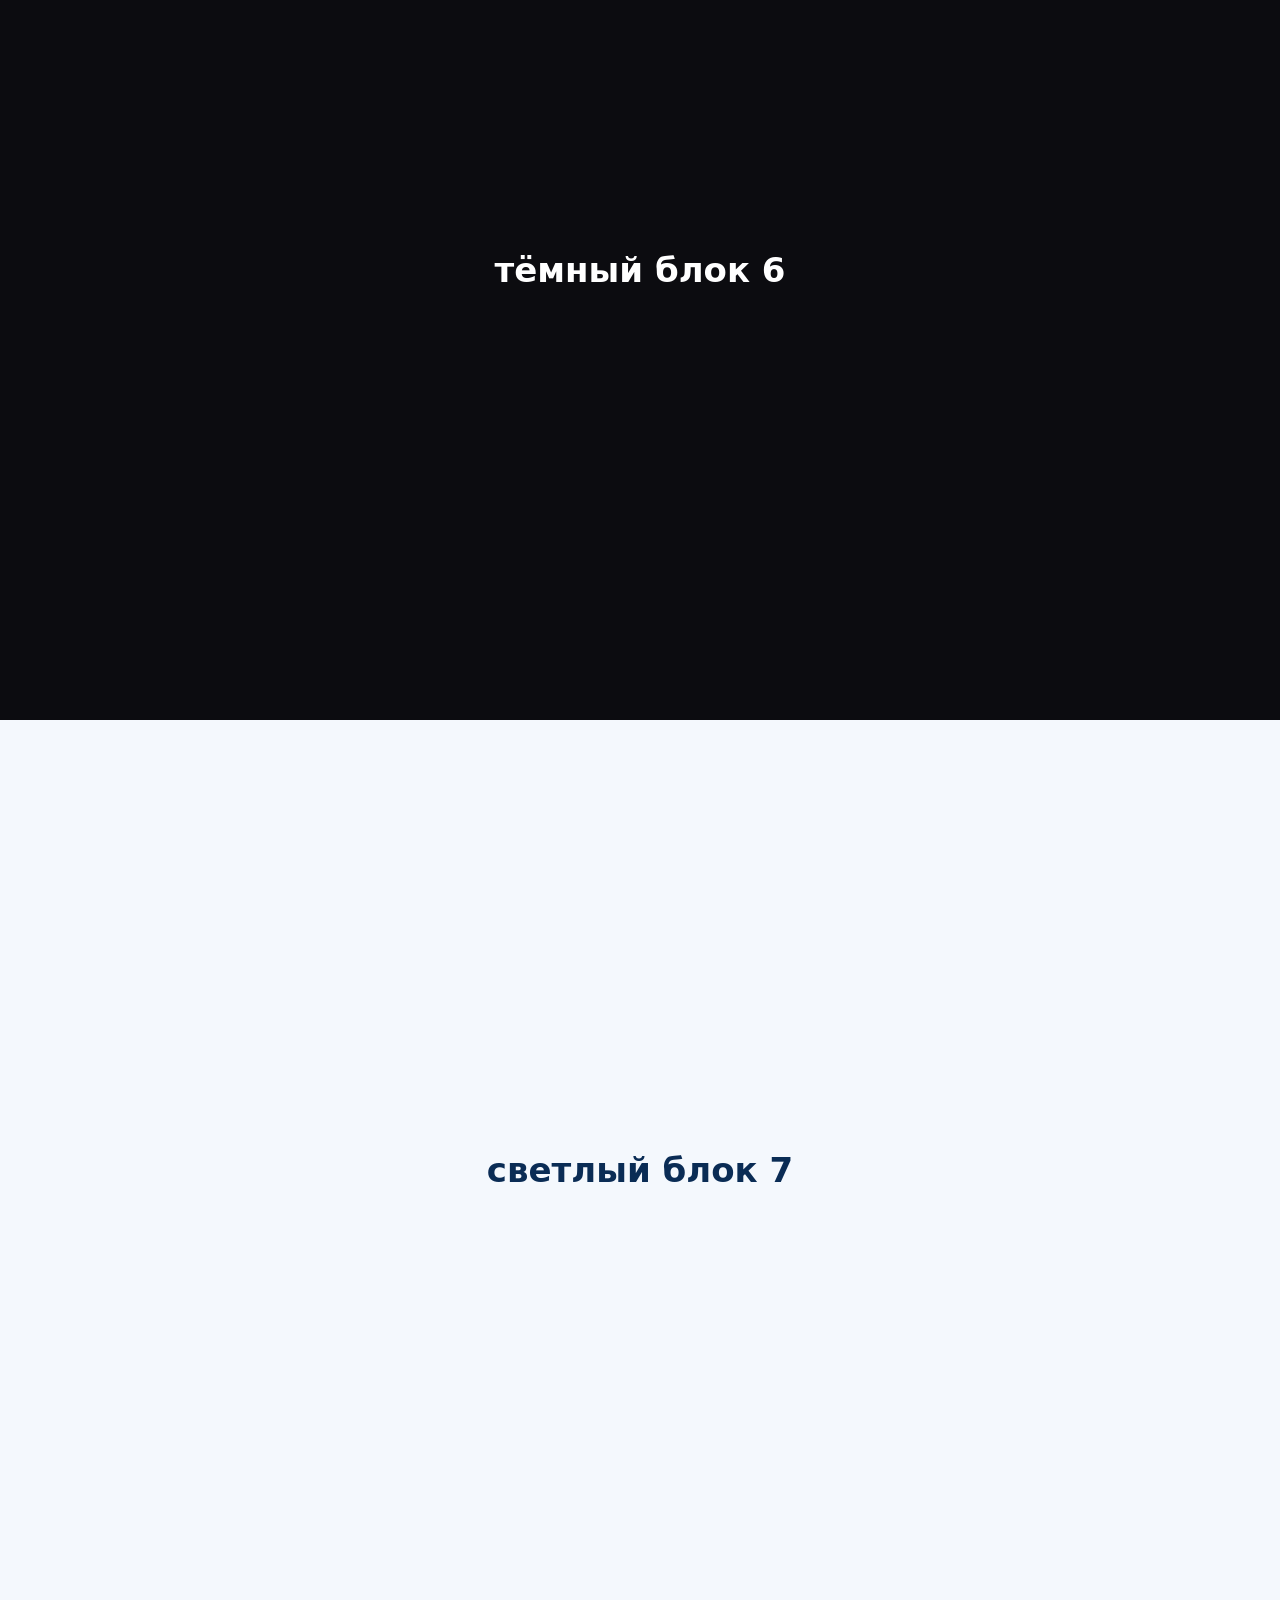
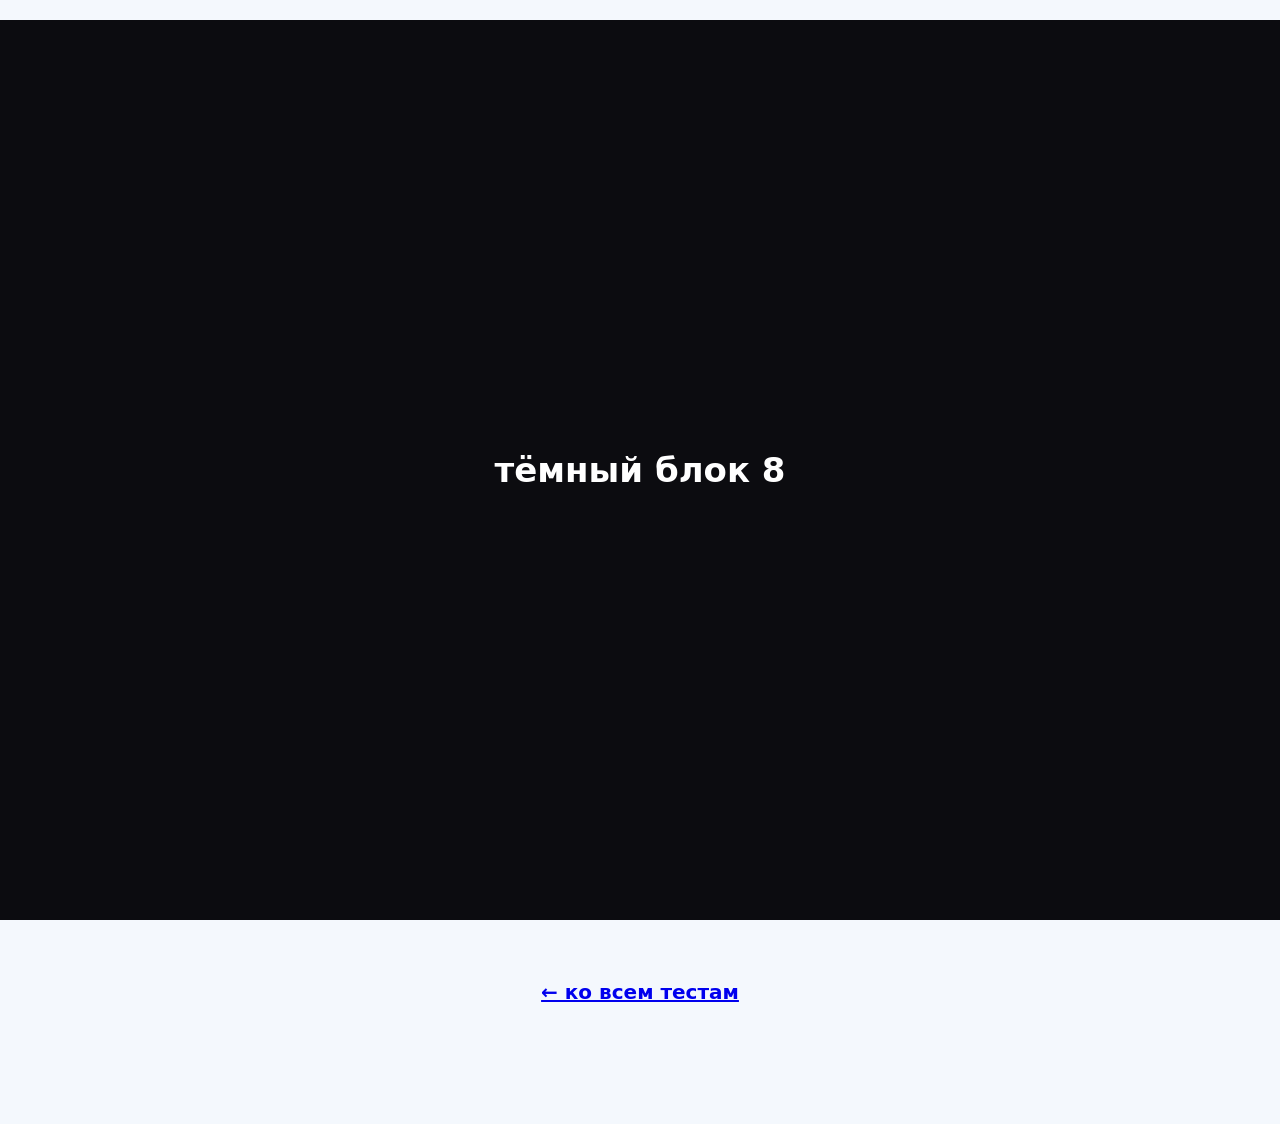
<file: bars/t14.html>
<!doctype html><html lang="ru" style="background:#0C0C10"><head><meta charset="utf-8">
<meta name="viewport" content="width=device-width, initial-scale=1, viewport-fit=cover"><title>Тест 14</title></head>
<body style="margin:0">
<section style="min-height:60vh;background:#F4F8FD;color:#0A2C55;display:grid;place-items:center;text-align:center;padding:40px 20px;font:600 20px/1.4 system-ui"><div><div style="font-size:64px;font-weight:800">Тест 14</div>Блоки + сцена между полосами Safari<br><br>Пролистайте до конца и обратно.<br>Посмотрите на полосы сверху и снизу на тёмных блоках.</div></section>
<section style="min-height:100vh;background:#F4F8FD;color:#0A2C55;display:grid;place-items:center;font:700 34px system-ui">светлый блок 1</section><section style="min-height:100vh;background:#0C0C10;color:#fff;display:grid;place-items:center;font:700 34px system-ui">тёмный блок 2</section><section style="min-height:100vh;background:#F4F8FD;color:#0A2C55;display:grid;place-items:center;font:700 34px system-ui">светлый блок 3</section><section style="height:300vh;background:#0A2C55;padding-top:calc(env(safe-area-inset-top,0px) + 8px);box-sizing:border-box"><div style="position:sticky;top:calc(env(safe-area-inset-top,0px) + 8px);height:calc(100svh - env(safe-area-inset-top,0px) - 16px);background:linear-gradient(180deg,#123D73,#1A4F8C);display:grid;place-items:center;color:#fff;font:700 28px system-ui;text-align:center">Закреплённая сцена<br>между полосами</div></section><section style="min-height:100vh;background:#0C0C10;color:#fff;display:grid;place-items:center;font:700 34px system-ui">тёмный блок 4</section><section style="min-height:100vh;background:#F4F8FD;color:#0A2C55;display:grid;place-items:center;font:700 34px system-ui">светлый блок 5</section><section style="min-height:100vh;background:#0C0C10;color:#fff;display:grid;place-items:center;font:700 34px system-ui">тёмный блок 6</section><section style="min-height:100vh;background:#F4F8FD;color:#0A2C55;display:grid;place-items:center;font:700 34px system-ui">светлый блок 7</section><section style="min-height:100vh;background:#0C0C10;color:#fff;display:grid;place-items:center;font:700 34px system-ui">тёмный блок 8</section>
<section style="padding:60px 20px 120px;background:#F4F8FD;text-align:center;font:600 20px system-ui"><a href="./">← ко всем тестам</a></section>
</body></html>
</file>
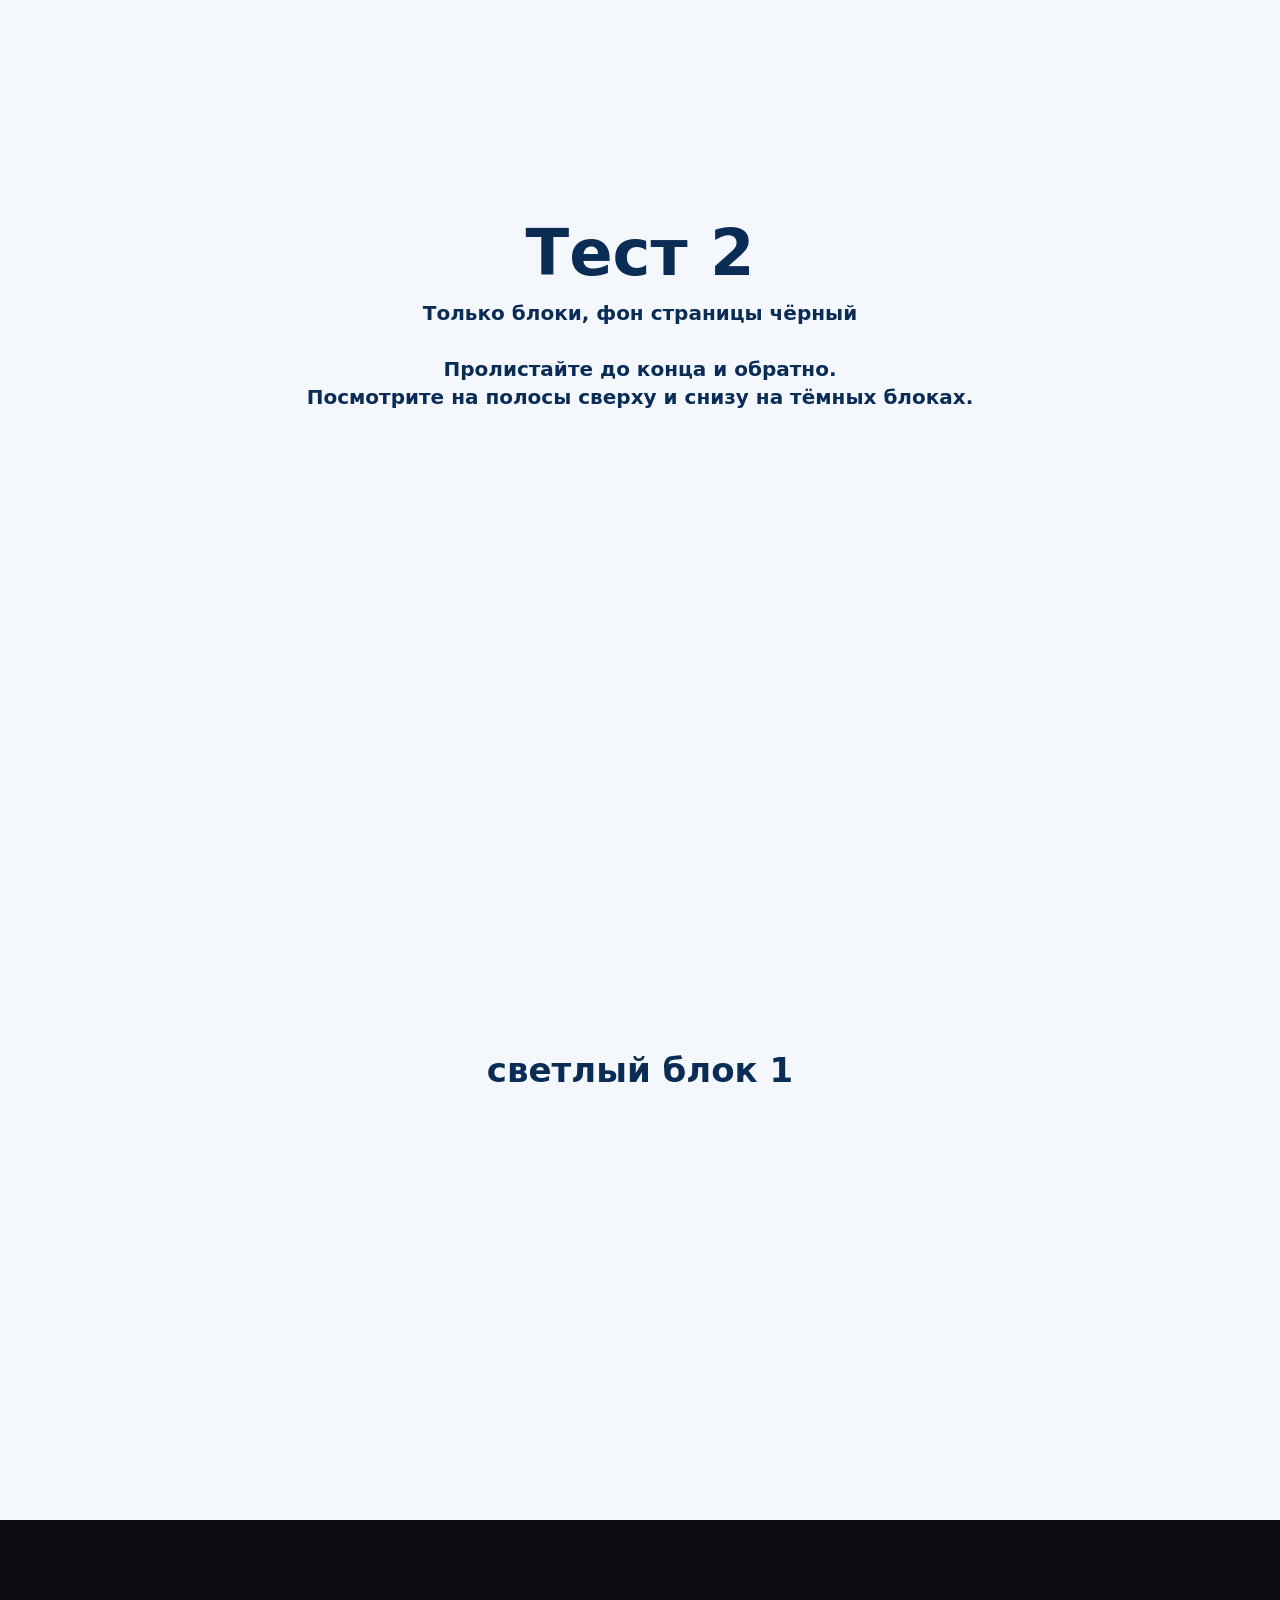
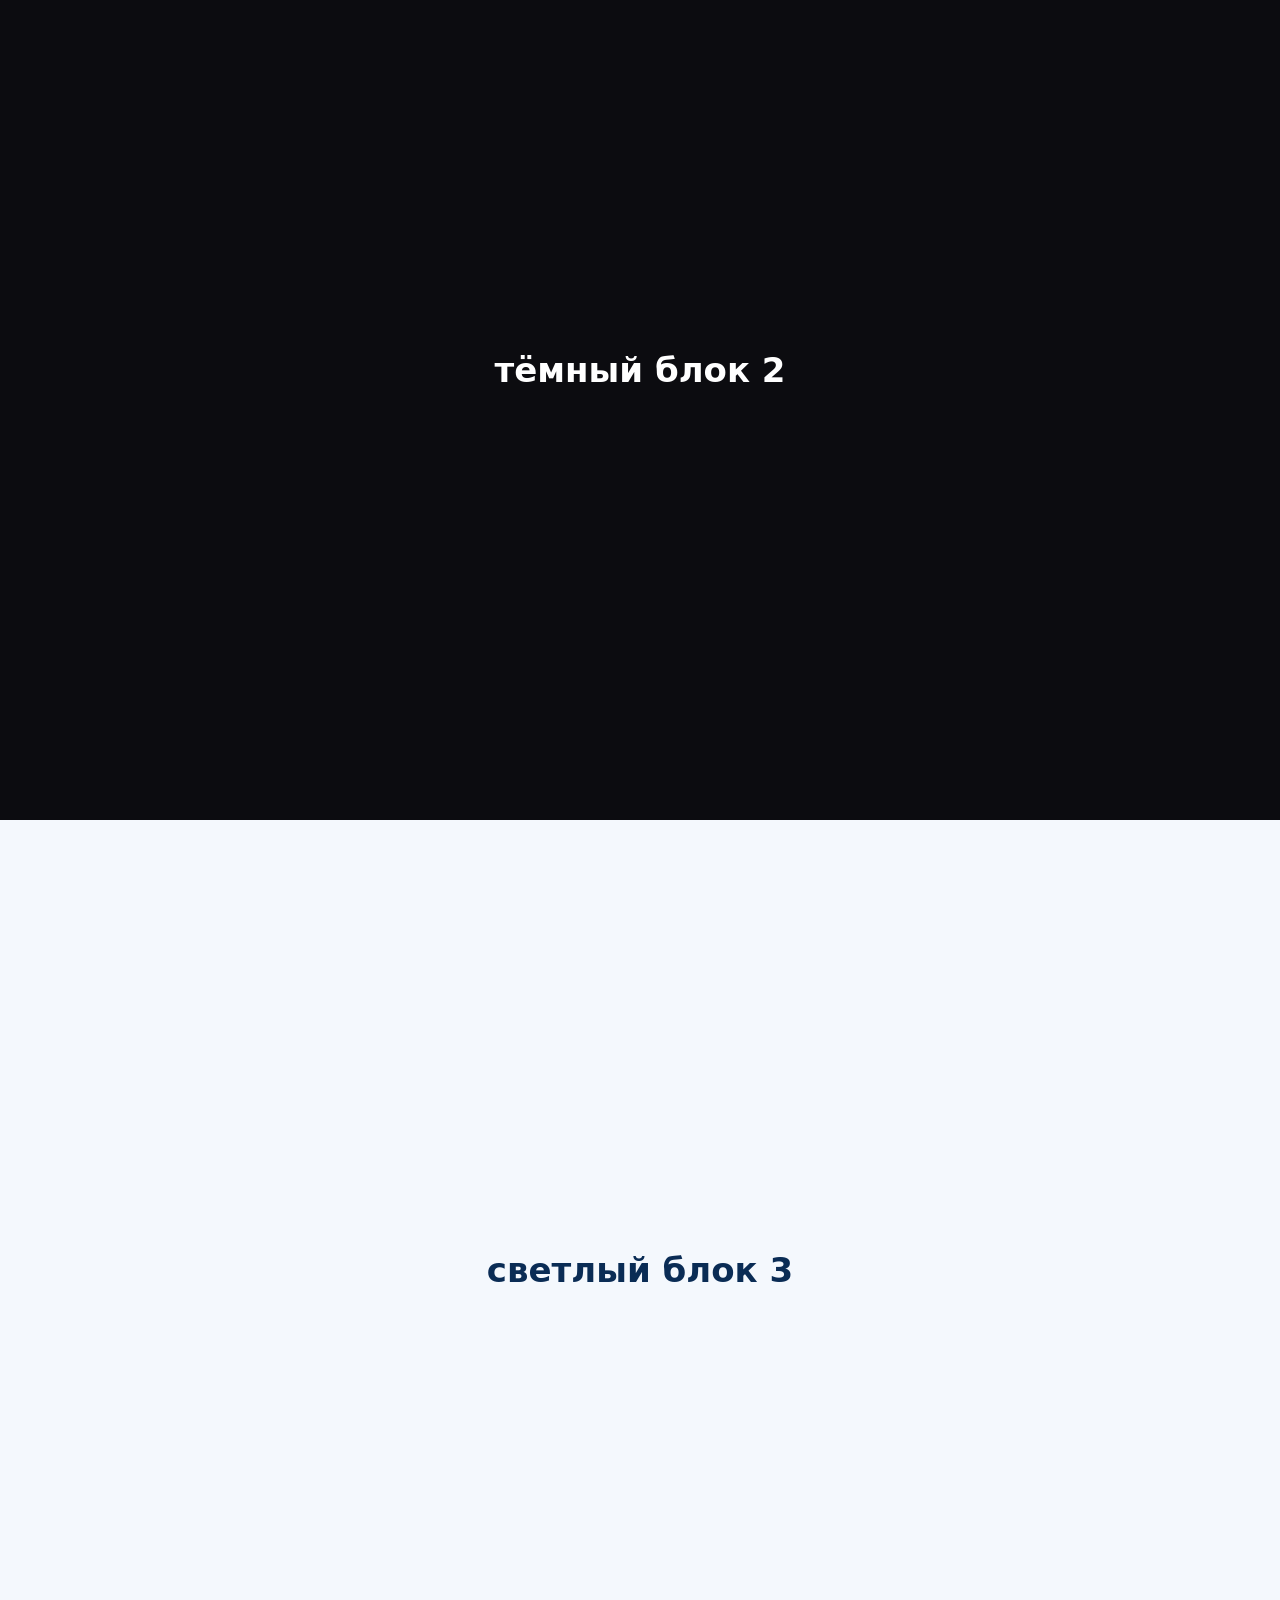
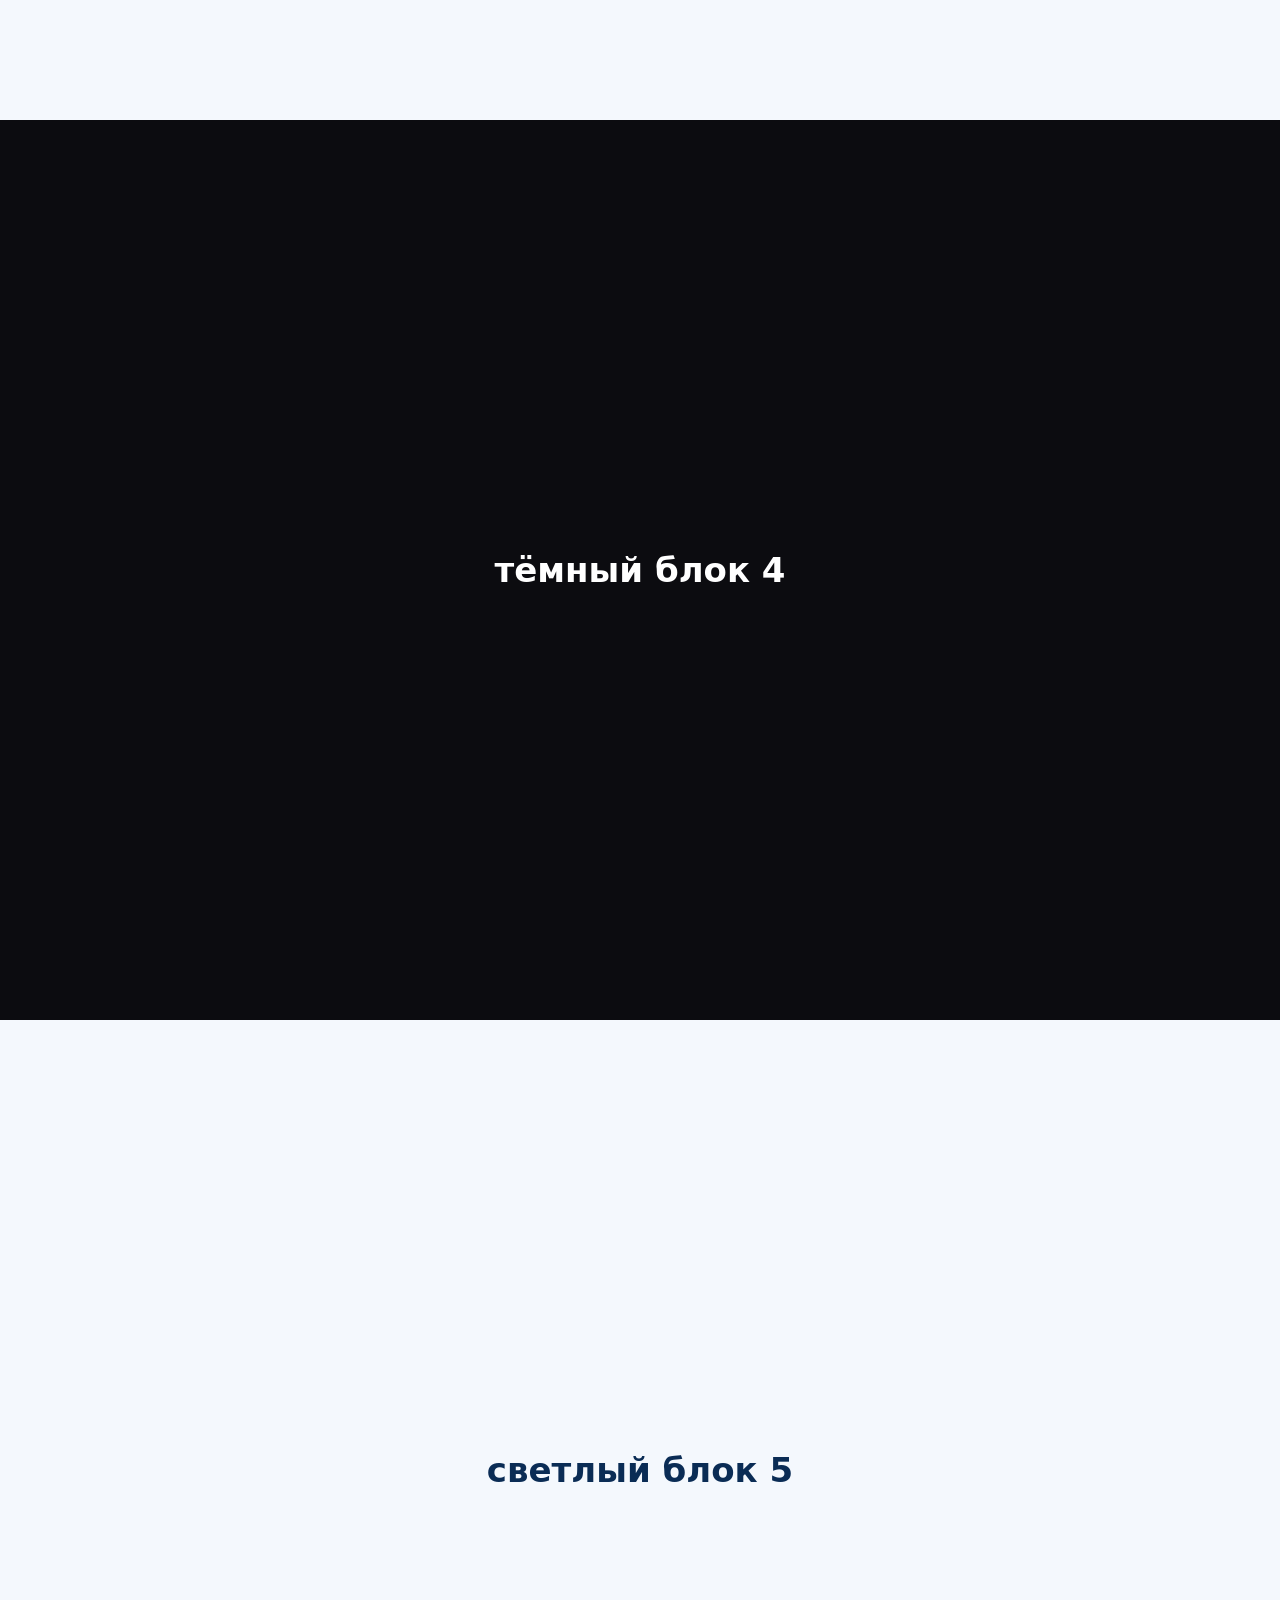
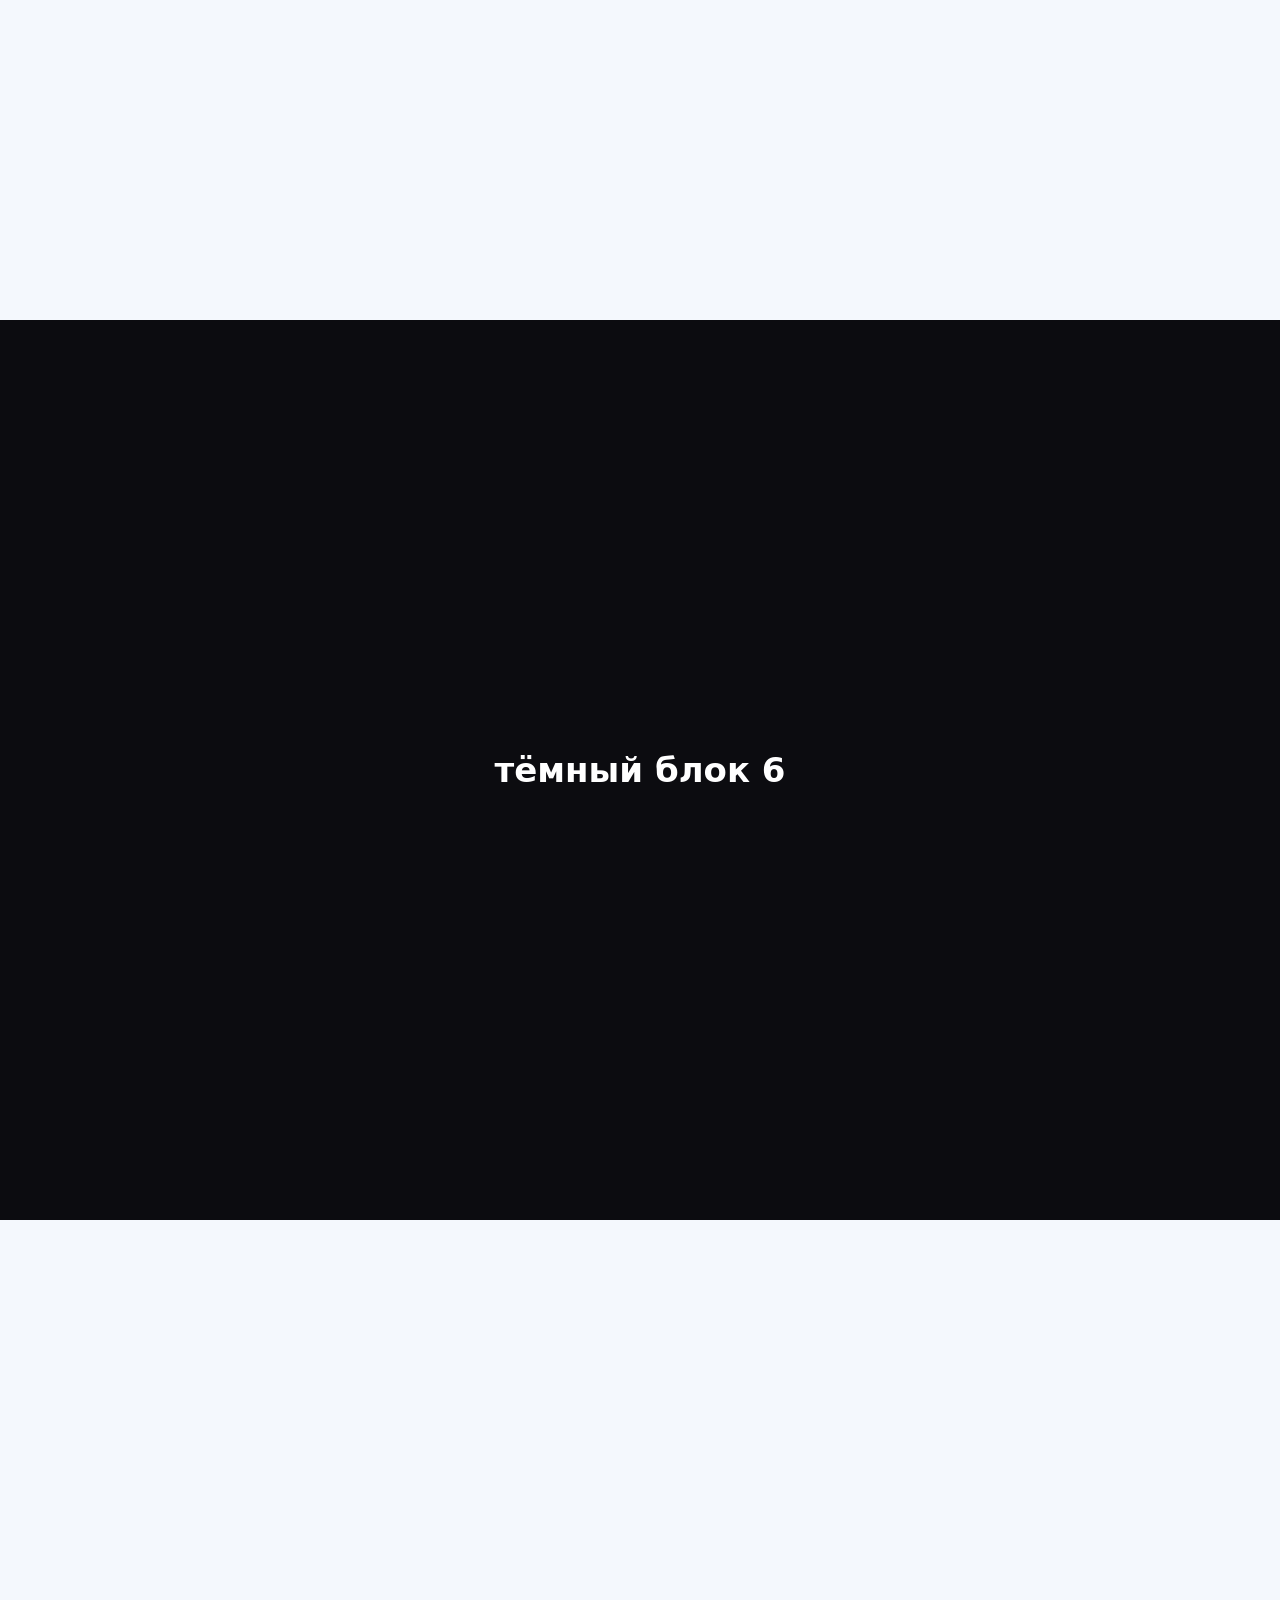
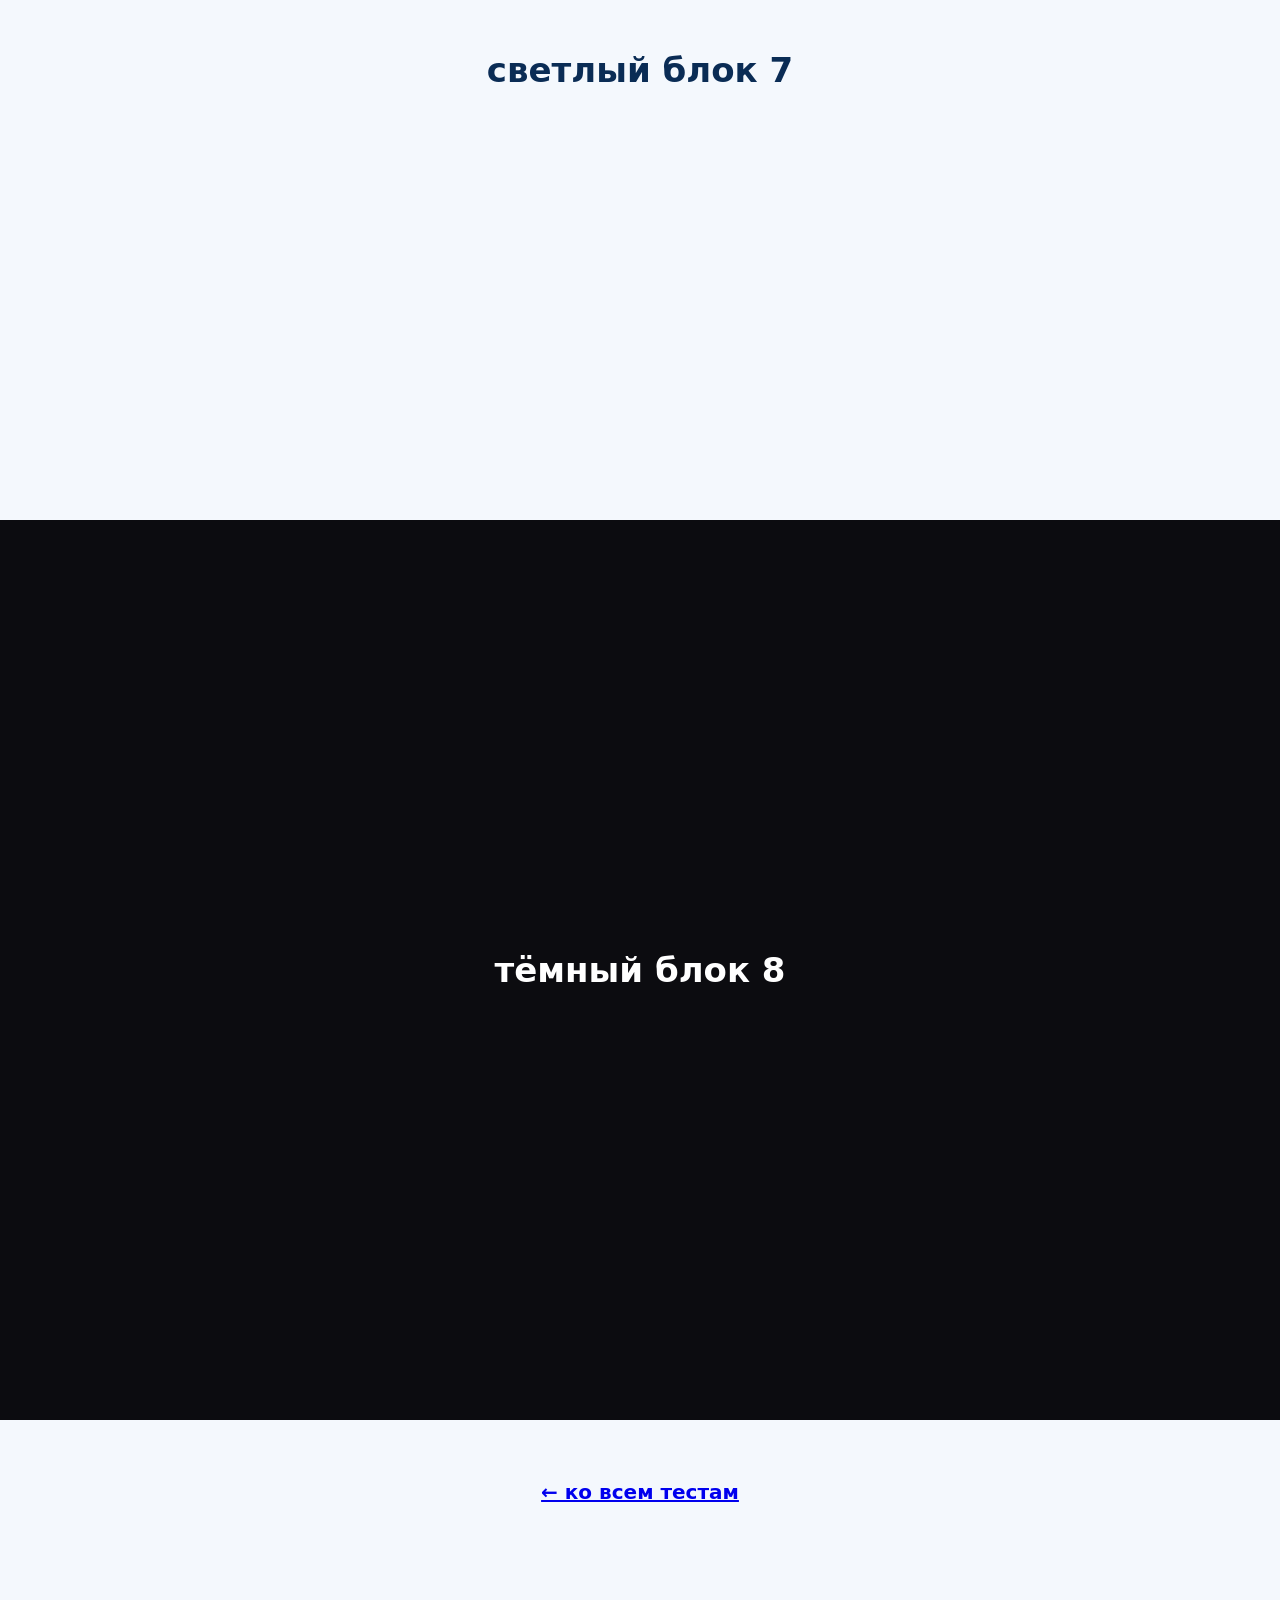
<file: bars/t2.html>
<!doctype html><html lang="ru" style="background:#0C0C10"><head><meta charset="utf-8">
<meta name="viewport" content="width=device-width, initial-scale=1, viewport-fit=cover"><title>Тест 2</title></head>
<body style="margin:0">
<section style="min-height:60vh;background:#F4F8FD;color:#0A2C55;display:grid;place-items:center;text-align:center;padding:40px 20px;font:600 20px/1.4 system-ui"><div><div style="font-size:64px;font-weight:800">Тест 2</div>Только блоки, фон страницы чёрный<br><br>Пролистайте до конца и обратно.<br>Посмотрите на полосы сверху и снизу на тёмных блоках.</div></section>
<section style="min-height:100vh;background:#F4F8FD;color:#0A2C55;display:grid;place-items:center;font:700 34px system-ui">светлый блок 1</section><section style="min-height:100vh;background:#0C0C10;color:#fff;display:grid;place-items:center;font:700 34px system-ui">тёмный блок 2</section><section style="min-height:100vh;background:#F4F8FD;color:#0A2C55;display:grid;place-items:center;font:700 34px system-ui">светлый блок 3</section><section style="min-height:100vh;background:#0C0C10;color:#fff;display:grid;place-items:center;font:700 34px system-ui">тёмный блок 4</section><section style="min-height:100vh;background:#F4F8FD;color:#0A2C55;display:grid;place-items:center;font:700 34px system-ui">светлый блок 5</section><section style="min-height:100vh;background:#0C0C10;color:#fff;display:grid;place-items:center;font:700 34px system-ui">тёмный блок 6</section><section style="min-height:100vh;background:#F4F8FD;color:#0A2C55;display:grid;place-items:center;font:700 34px system-ui">светлый блок 7</section><section style="min-height:100vh;background:#0C0C10;color:#fff;display:grid;place-items:center;font:700 34px system-ui">тёмный блок 8</section>
<section style="padding:60px 20px 120px;background:#F4F8FD;text-align:center;font:600 20px system-ui"><a href="./">← ко всем тестам</a></section>
</body></html>
</file>
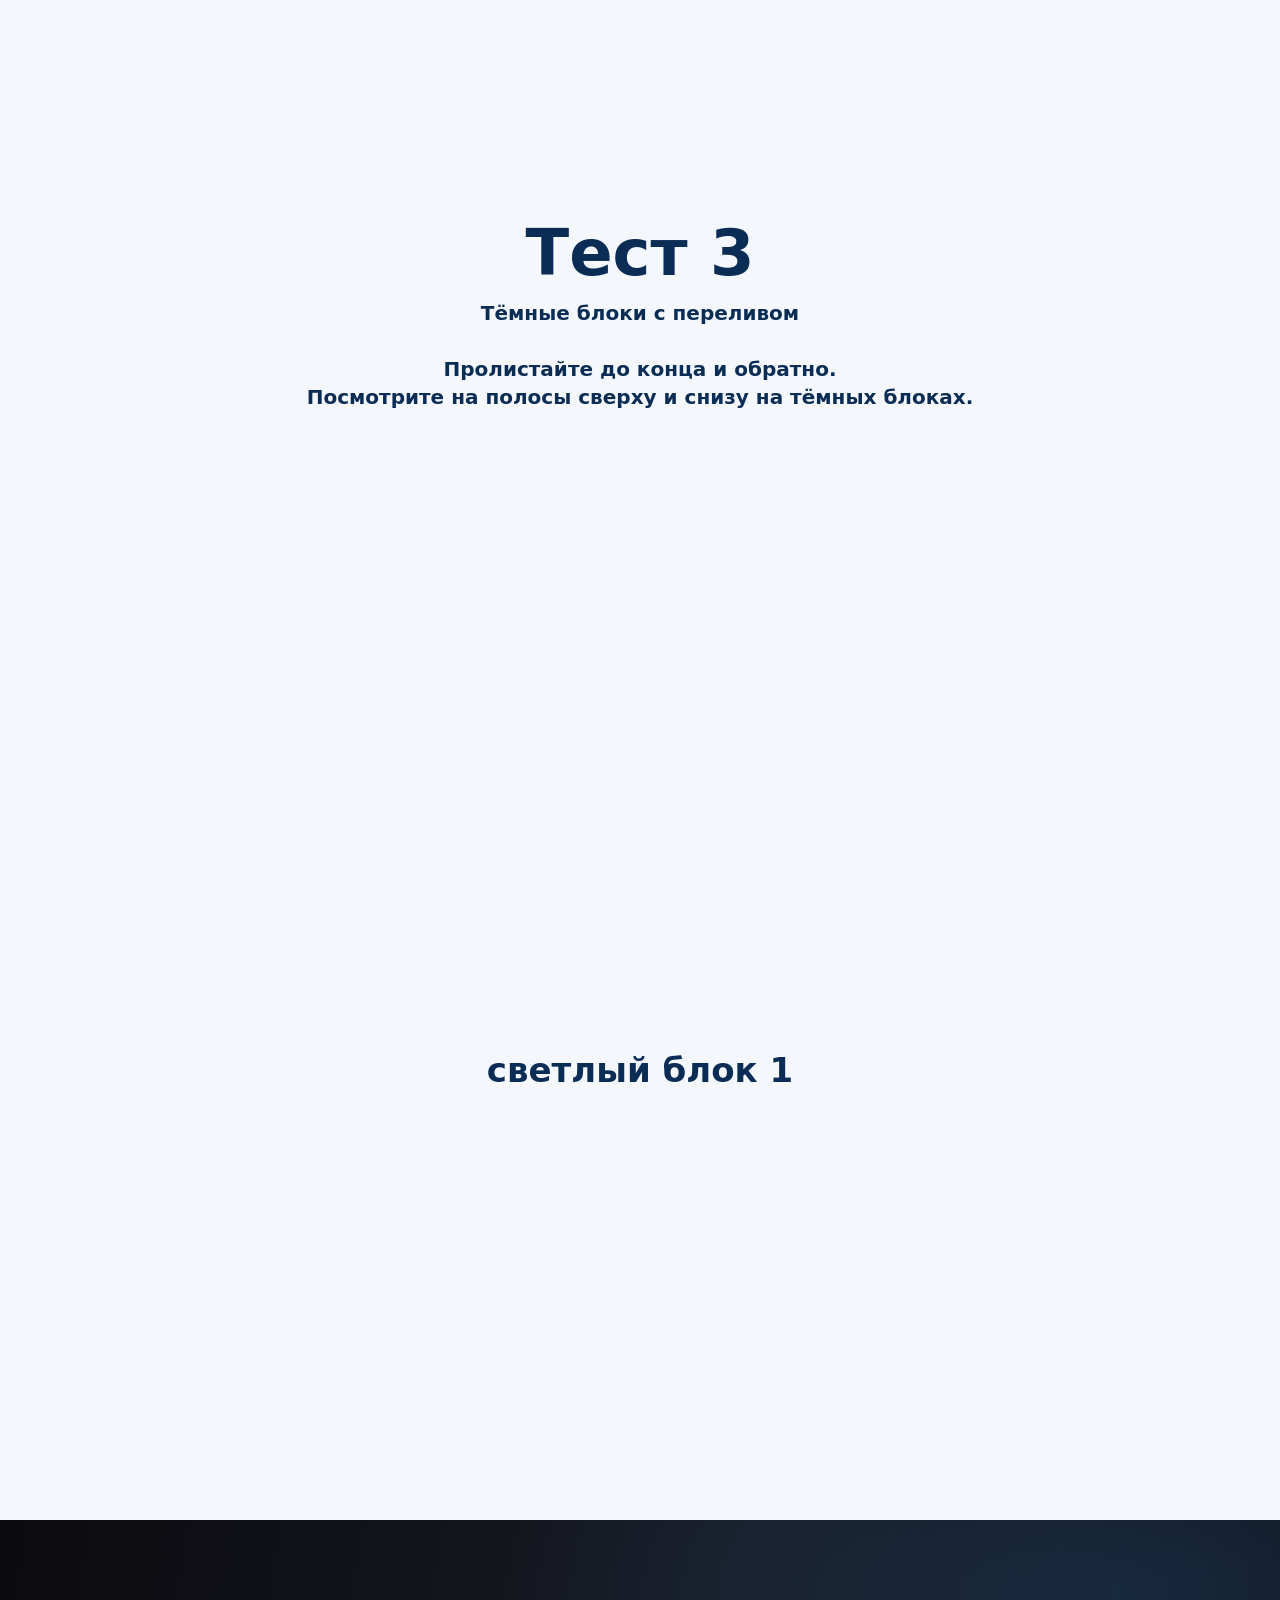
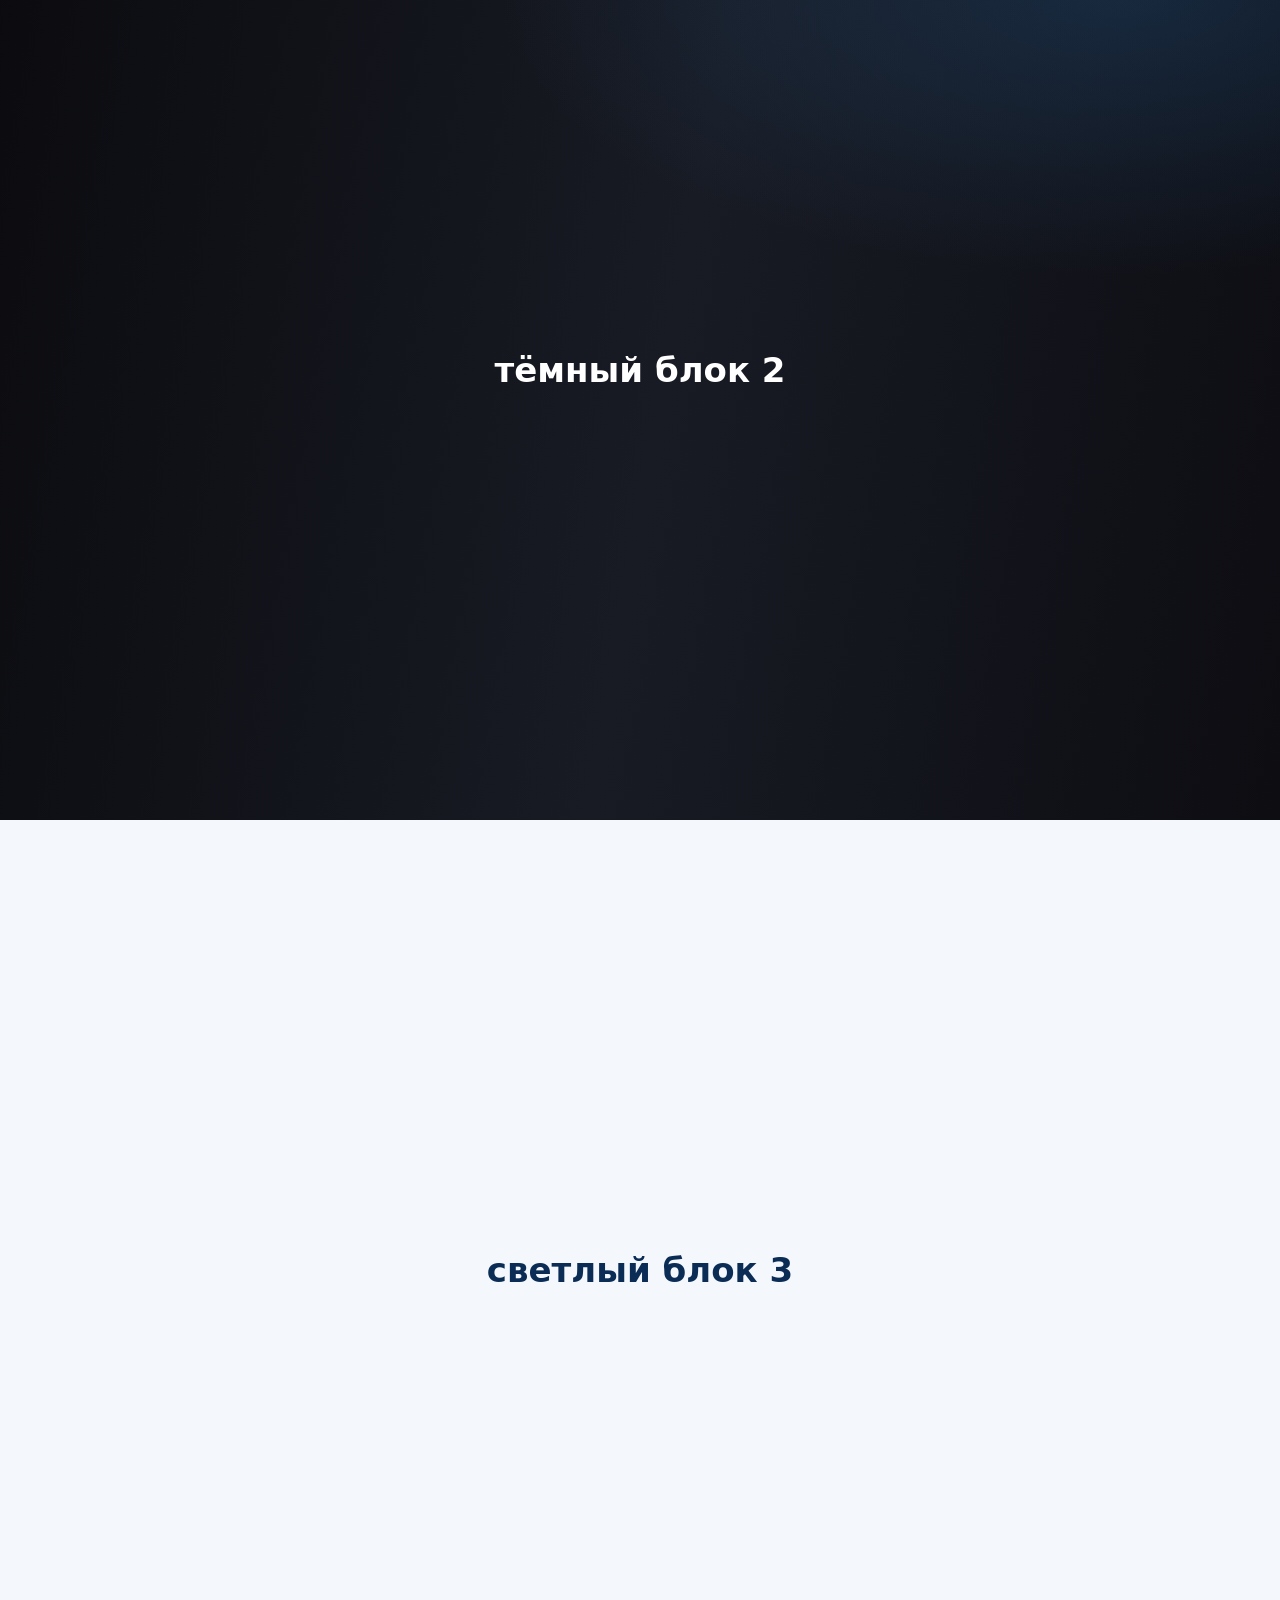
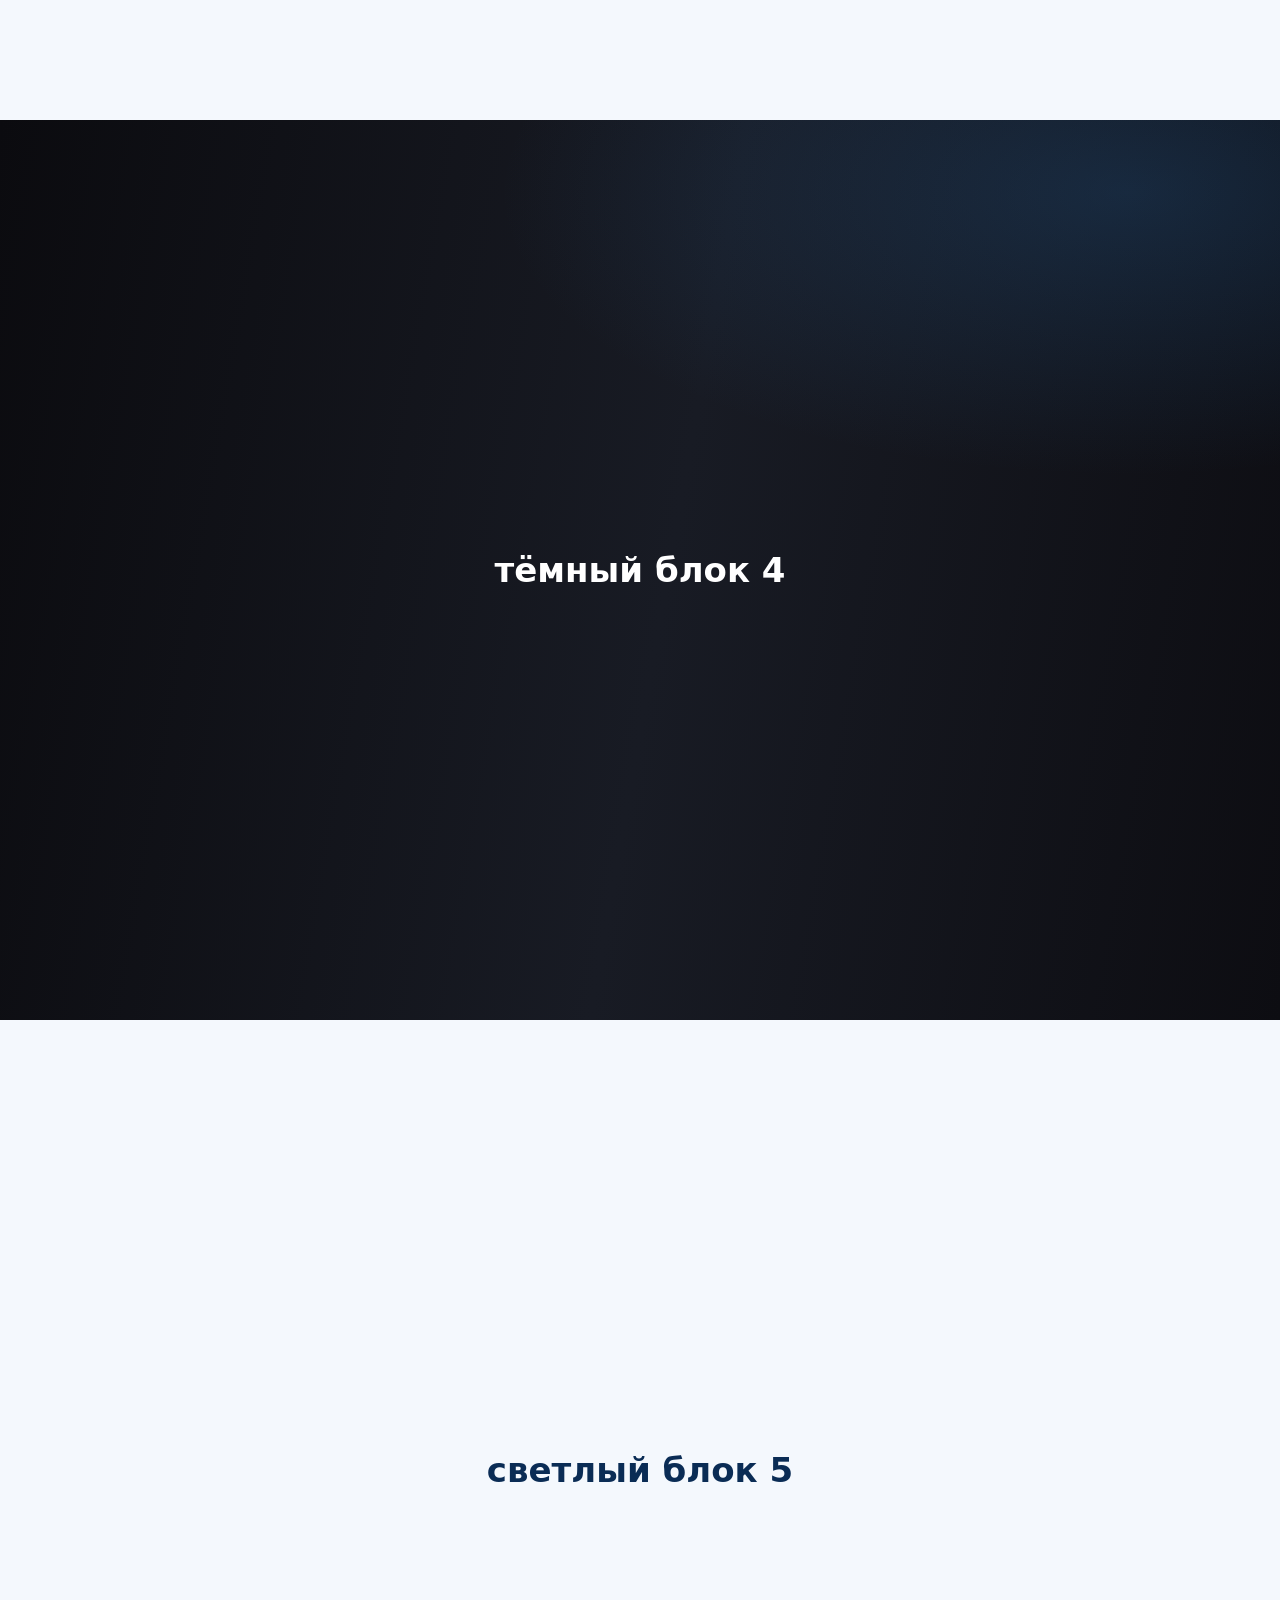
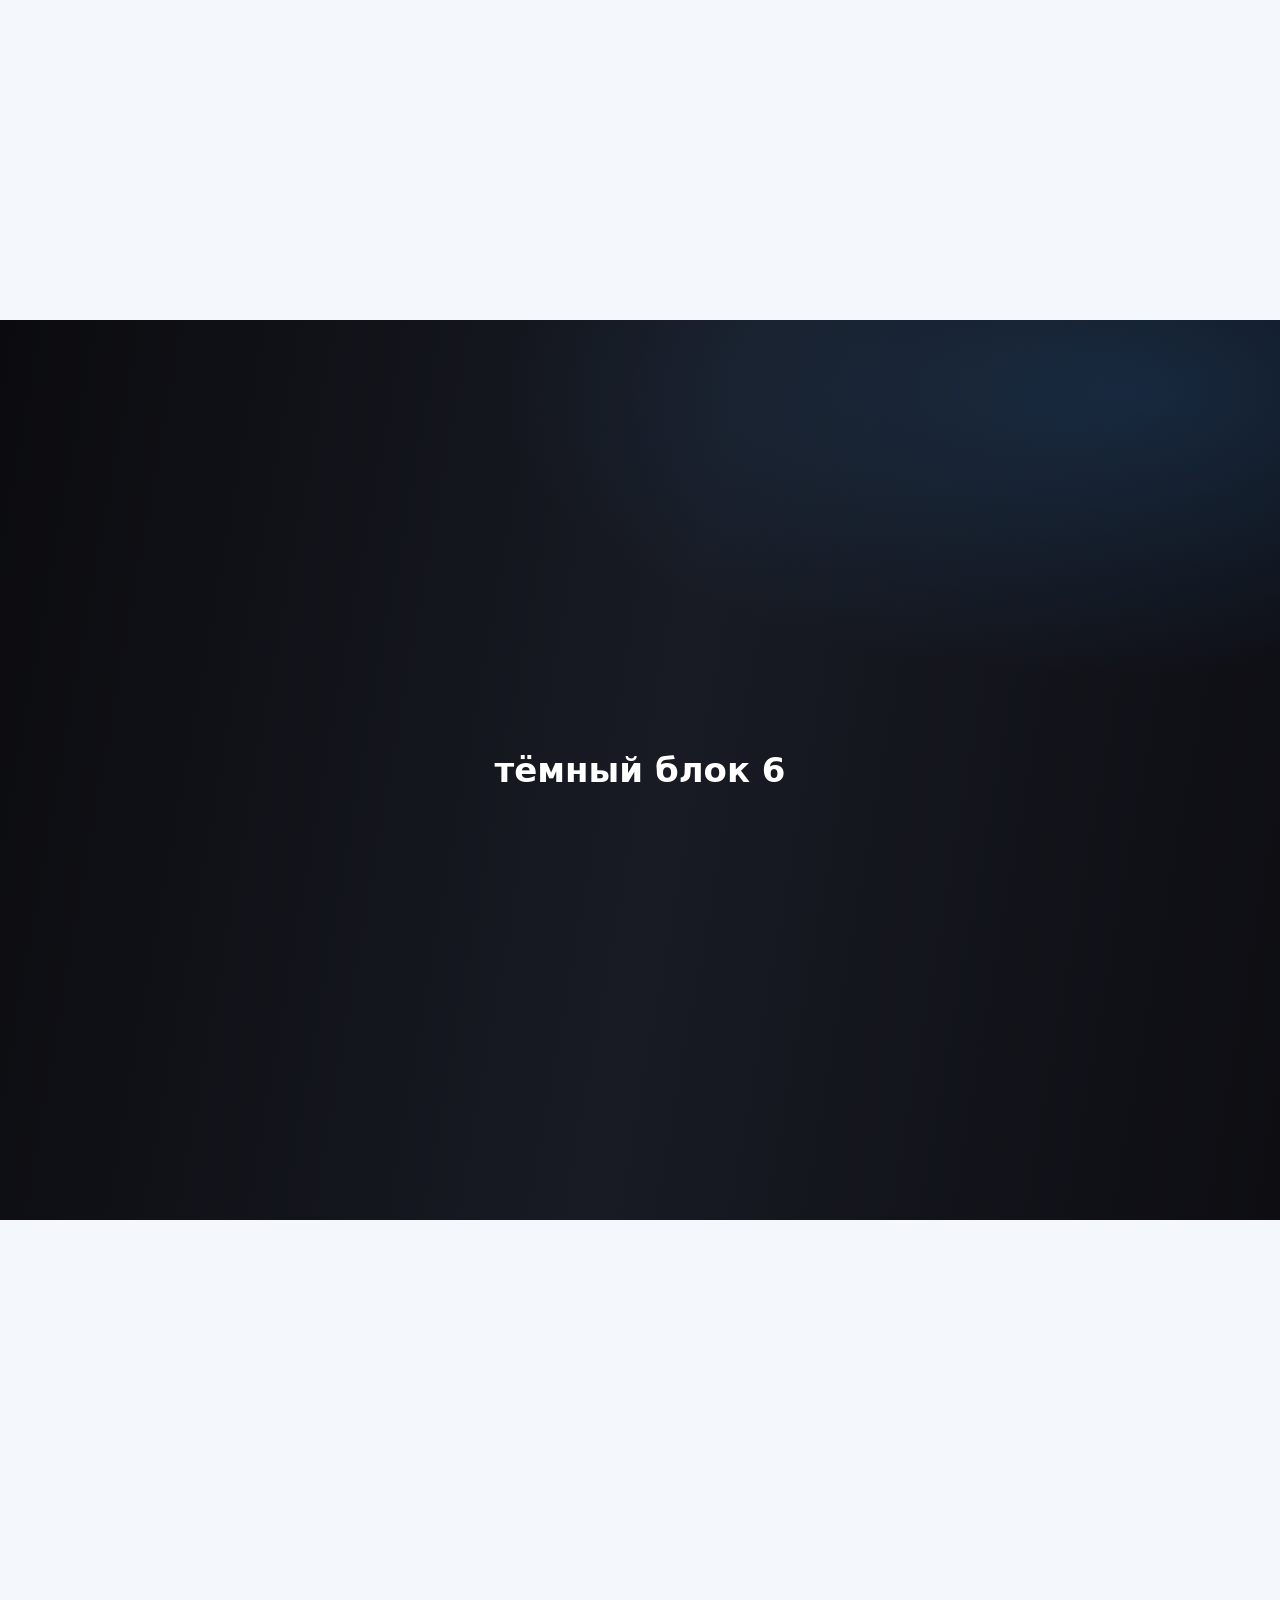
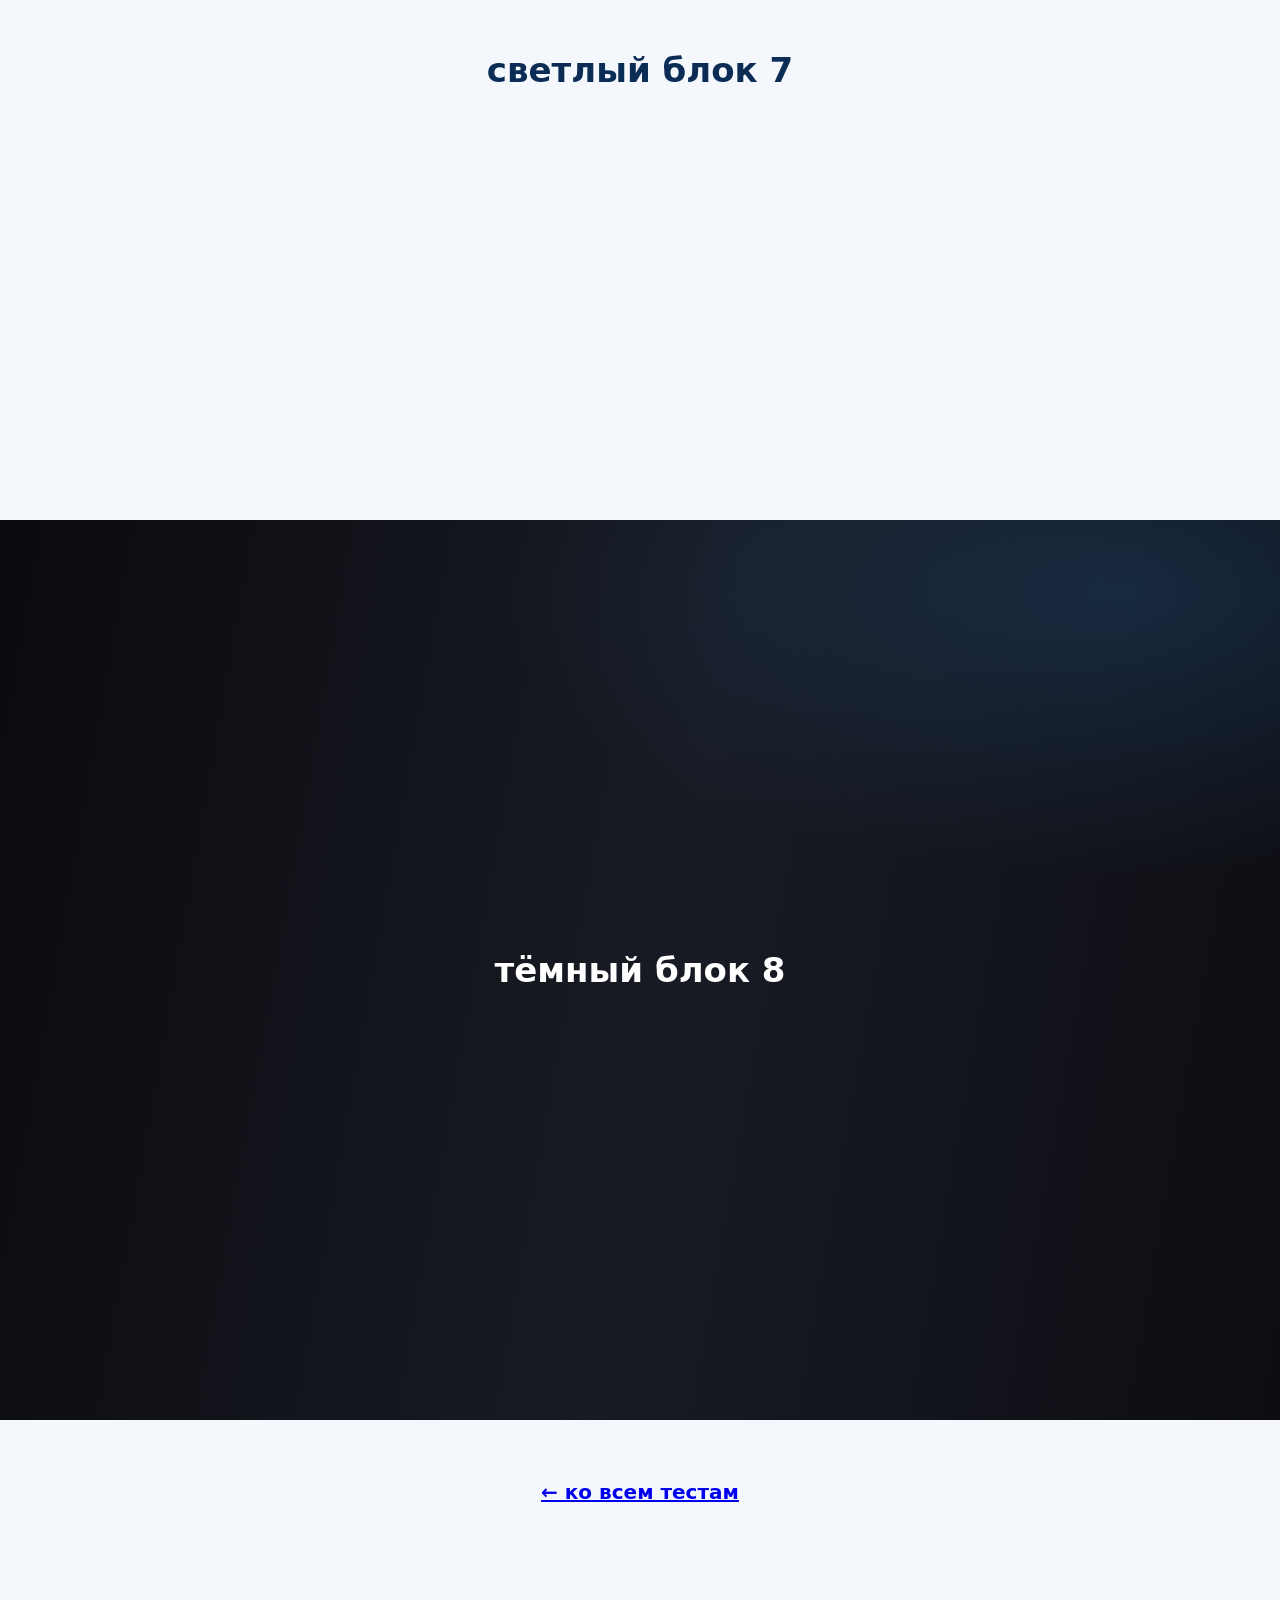
<file: bars/t3.html>
<!doctype html><html lang="ru" style="background:#0C0C10"><head><meta charset="utf-8">
<meta name="viewport" content="width=device-width, initial-scale=1, viewport-fit=cover"><title>Тест 3</title></head>
<body style="margin:0">
<section style="min-height:60vh;background:#F4F8FD;color:#0A2C55;display:grid;place-items:center;text-align:center;padding:40px 20px;font:600 20px/1.4 system-ui"><div><div style="font-size:64px;font-weight:800">Тест 3</div>Тёмные блоки с переливом<br><br>Пролистайте до конца и обратно.<br>Посмотрите на полосы сверху и снизу на тёмных блоках.</div></section>
<section style="min-height:100vh;background:#F4F8FD;color:#0A2C55;display:grid;place-items:center;font:700 34px system-ui">светлый блок 1</section><section style="min-height:100vh;background:radial-gradient(70% 45% at 88% 8%,rgba(42,112,180,.24),rgba(42,112,180,0) 70%),linear-gradient(100deg,#0B0B0F 0%,#181B24 52%,#0D0D12 100%);color:#fff;display:grid;place-items:center;font:700 34px system-ui">тёмный блок 2</section><section style="min-height:100vh;background:#F4F8FD;color:#0A2C55;display:grid;place-items:center;font:700 34px system-ui">светлый блок 3</section><section style="min-height:100vh;background:radial-gradient(70% 45% at 88% 8%,rgba(42,112,180,.24),rgba(42,112,180,0) 70%),linear-gradient(100deg,#0B0B0F 0%,#181B24 52%,#0D0D12 100%);color:#fff;display:grid;place-items:center;font:700 34px system-ui">тёмный блок 4</section><section style="min-height:100vh;background:#F4F8FD;color:#0A2C55;display:grid;place-items:center;font:700 34px system-ui">светлый блок 5</section><section style="min-height:100vh;background:radial-gradient(70% 45% at 88% 8%,rgba(42,112,180,.24),rgba(42,112,180,0) 70%),linear-gradient(100deg,#0B0B0F 0%,#181B24 52%,#0D0D12 100%);color:#fff;display:grid;place-items:center;font:700 34px system-ui">тёмный блок 6</section><section style="min-height:100vh;background:#F4F8FD;color:#0A2C55;display:grid;place-items:center;font:700 34px system-ui">светлый блок 7</section><section style="min-height:100vh;background:radial-gradient(70% 45% at 88% 8%,rgba(42,112,180,.24),rgba(42,112,180,0) 70%),linear-gradient(100deg,#0B0B0F 0%,#181B24 52%,#0D0D12 100%);color:#fff;display:grid;place-items:center;font:700 34px system-ui">тёмный блок 8</section>
<section style="padding:60px 20px 120px;background:#F4F8FD;text-align:center;font:600 20px system-ui"><a href="./">← ко всем тестам</a></section>
</body></html>
</file>
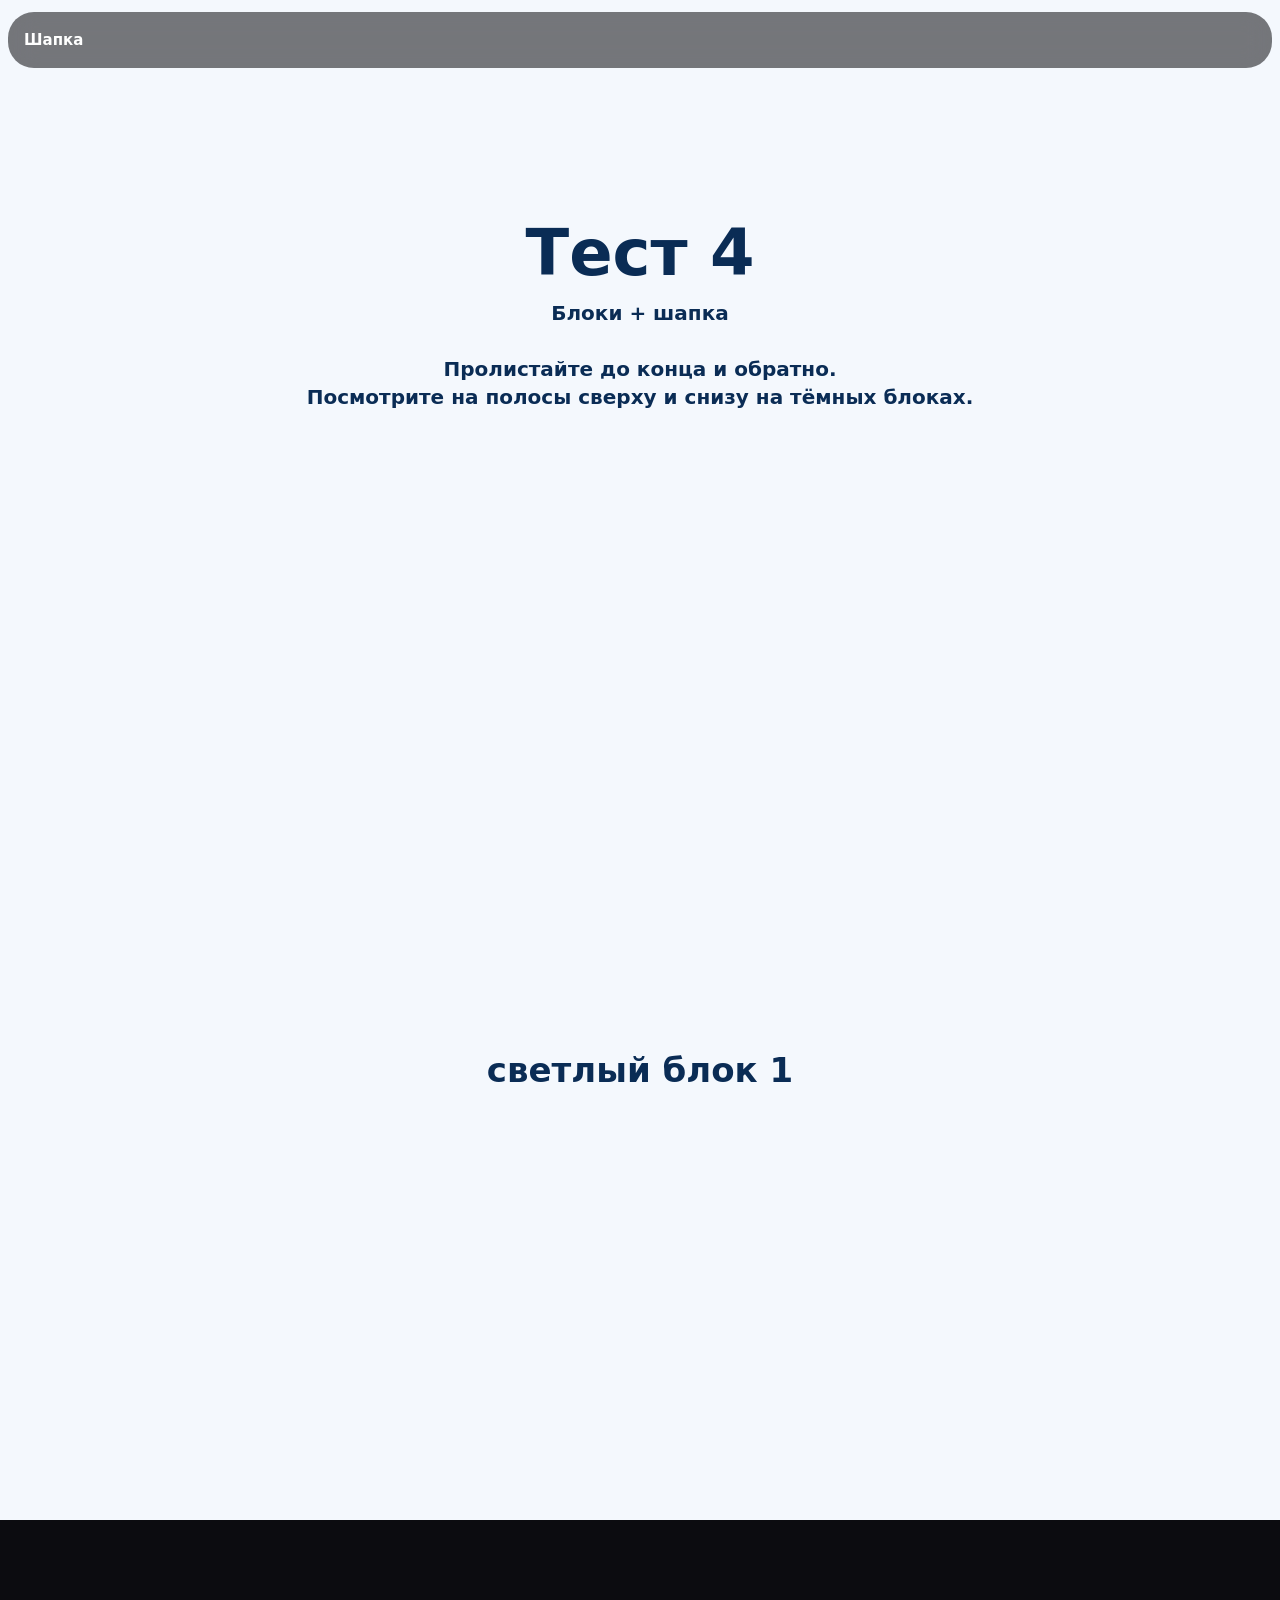
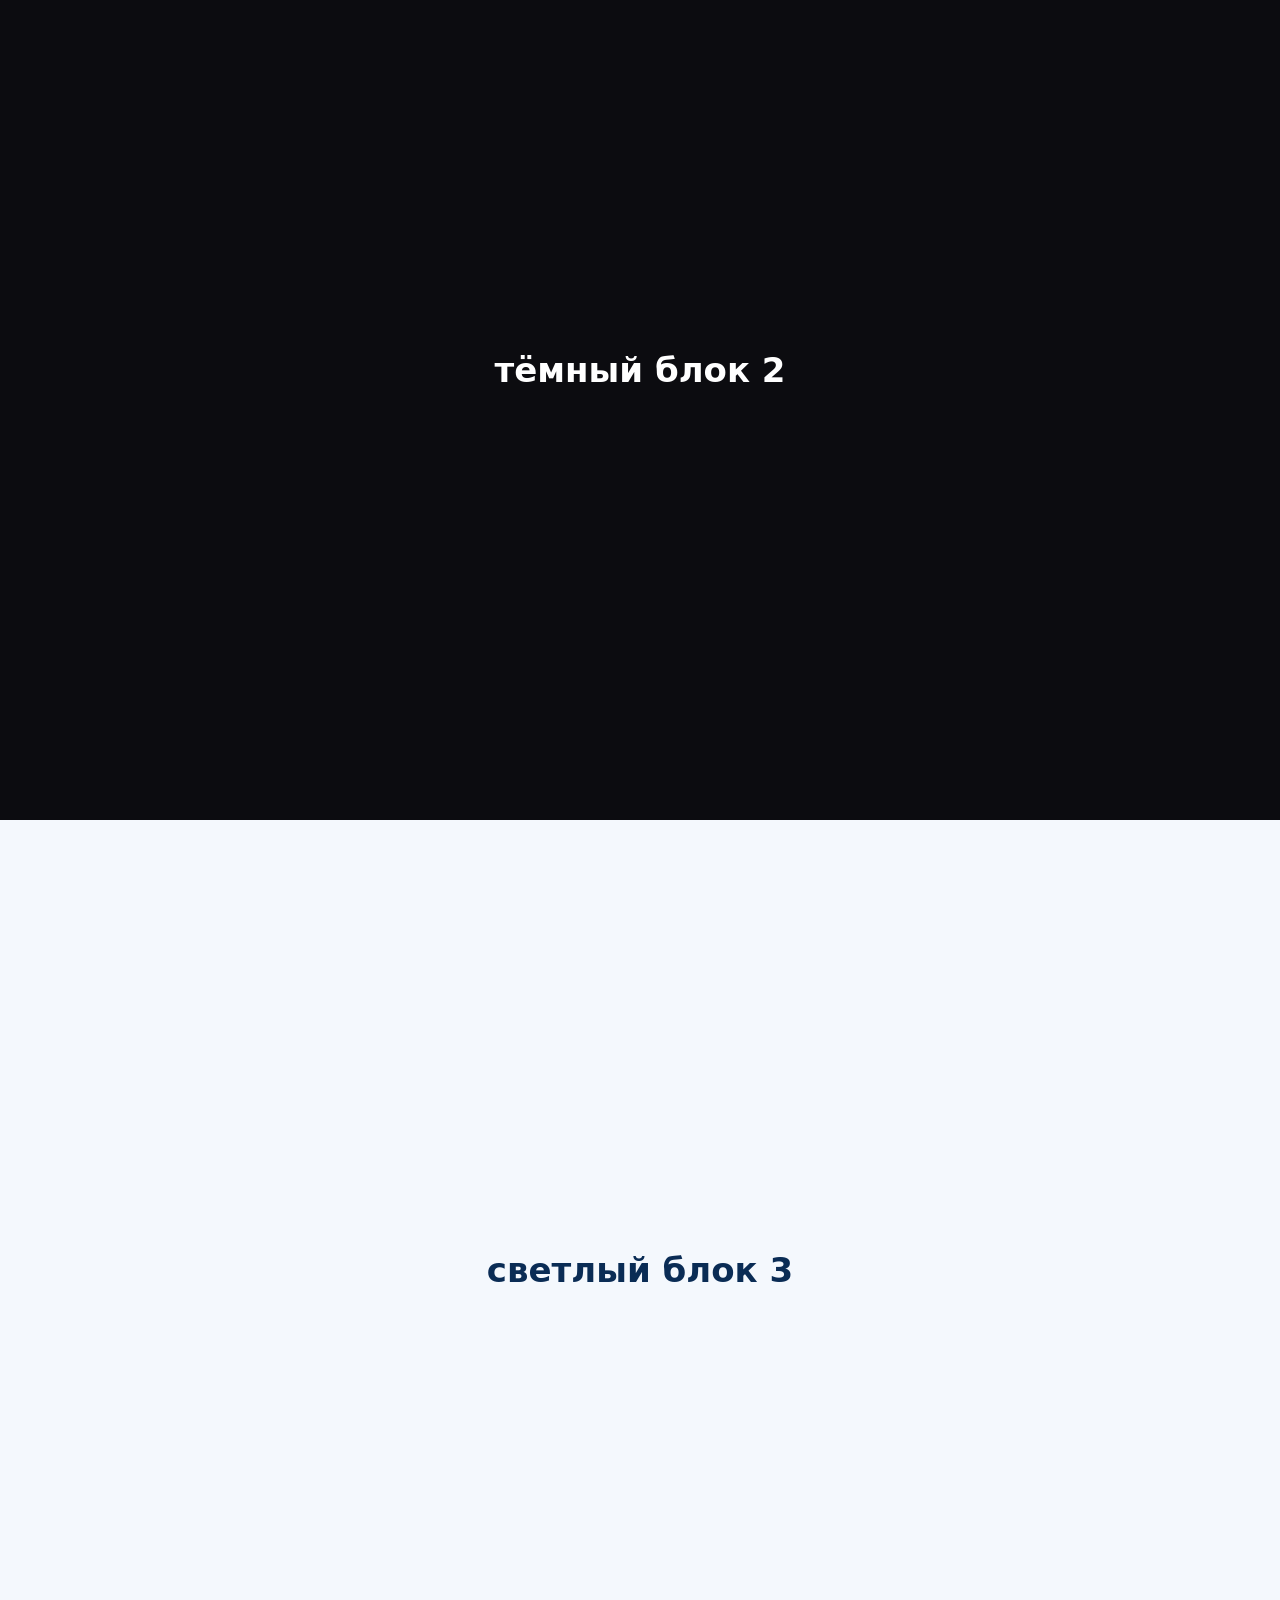
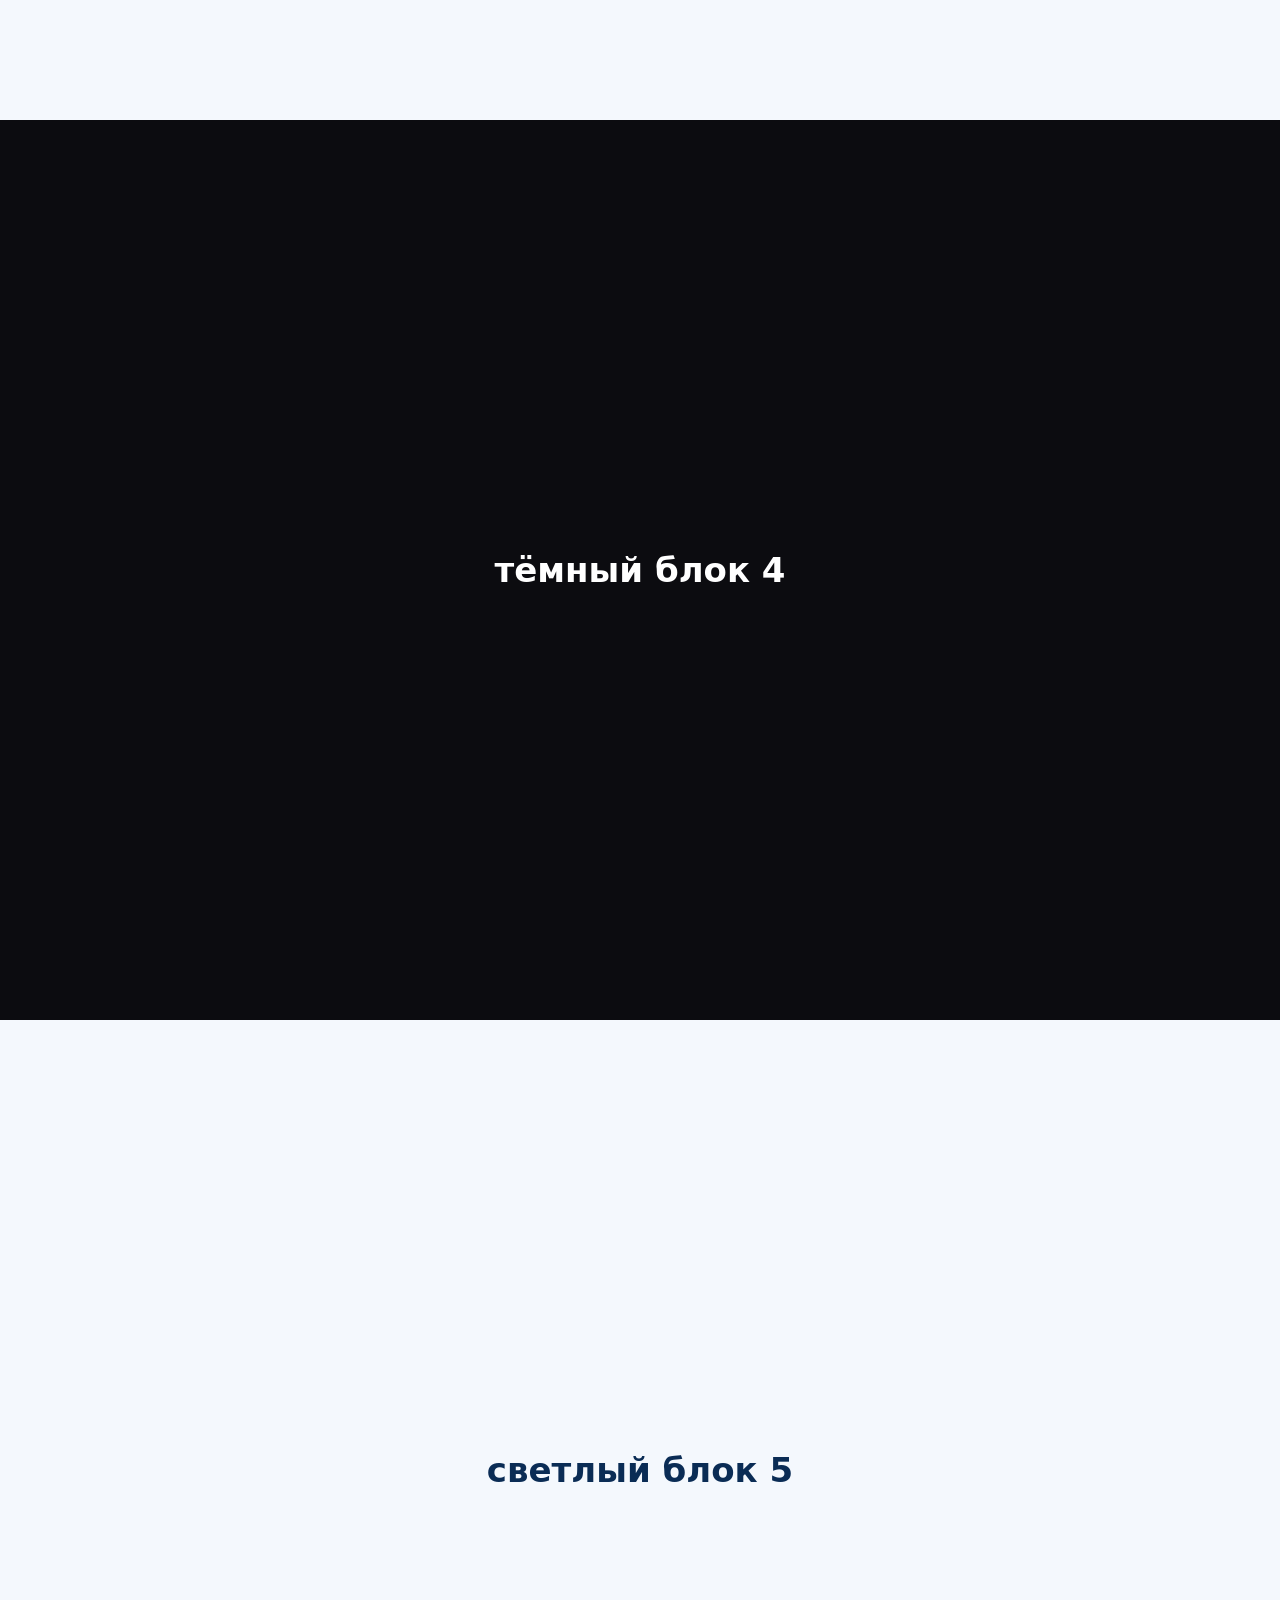
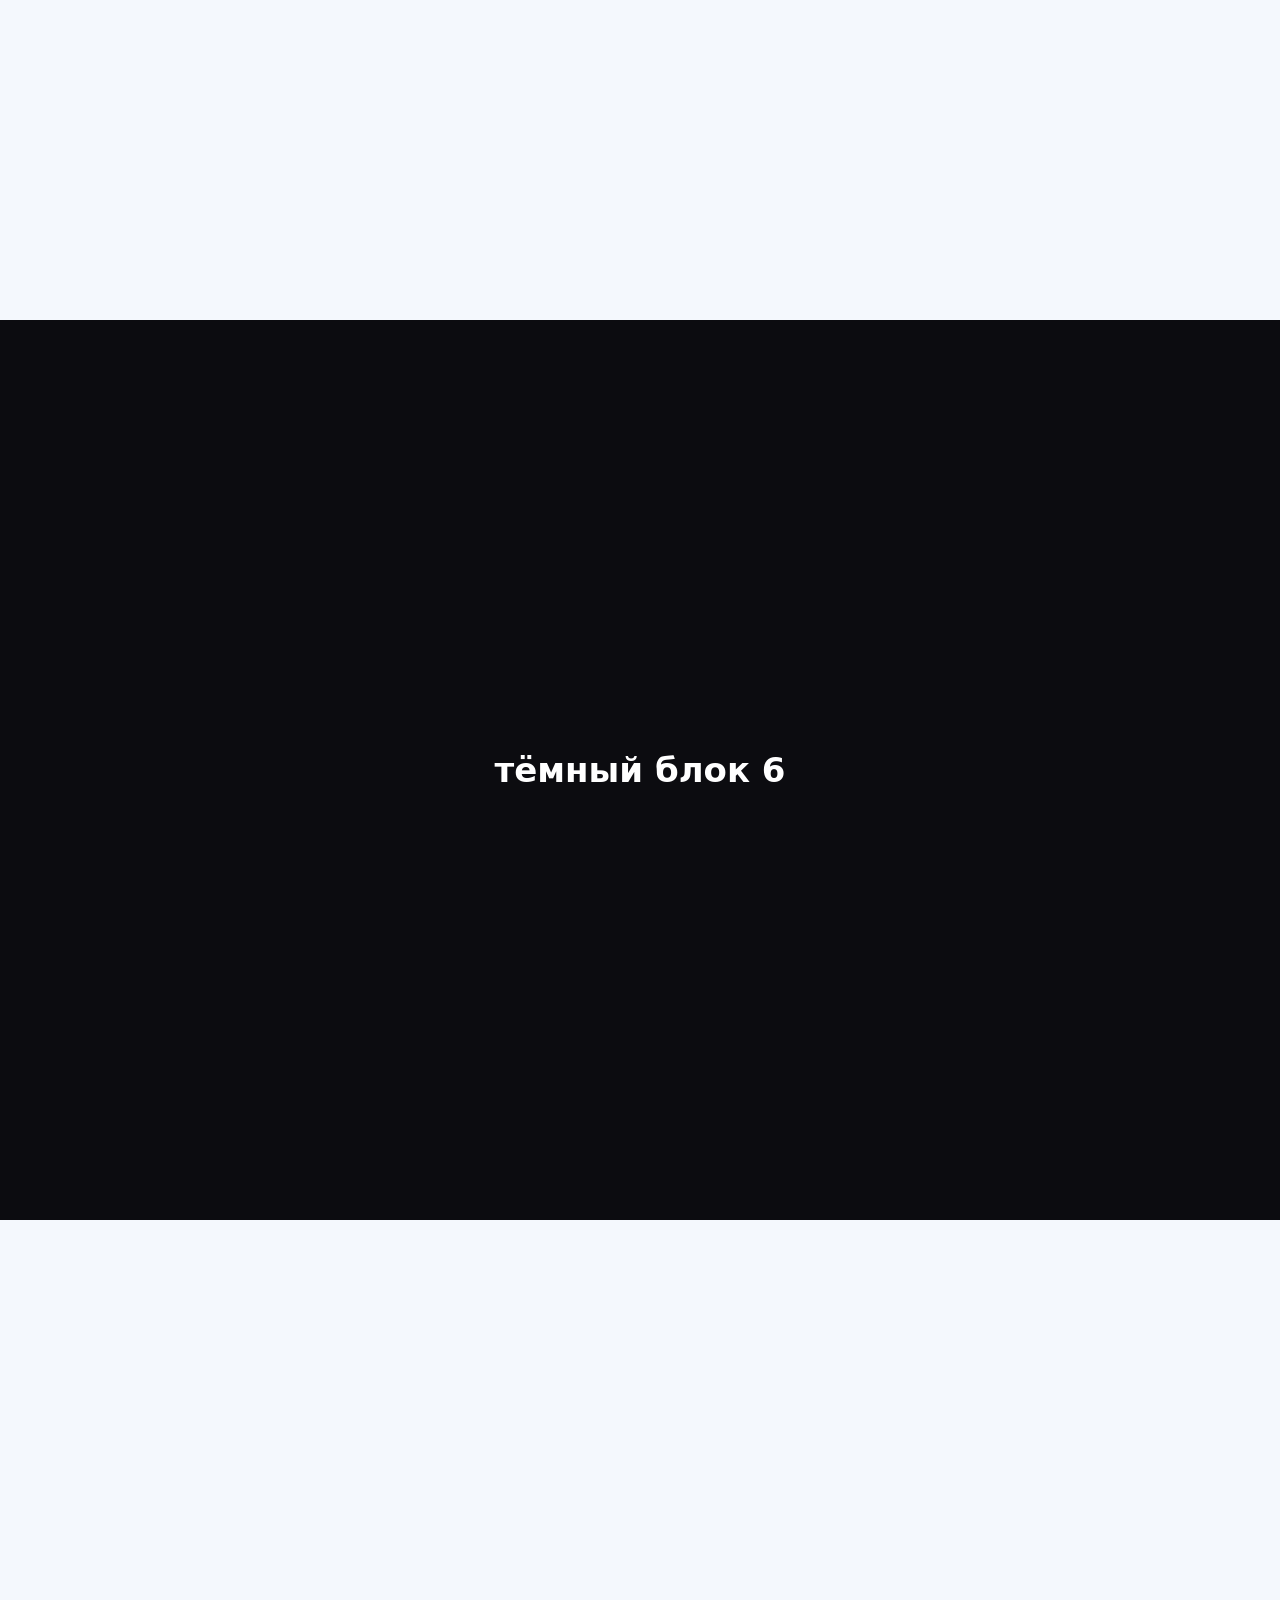
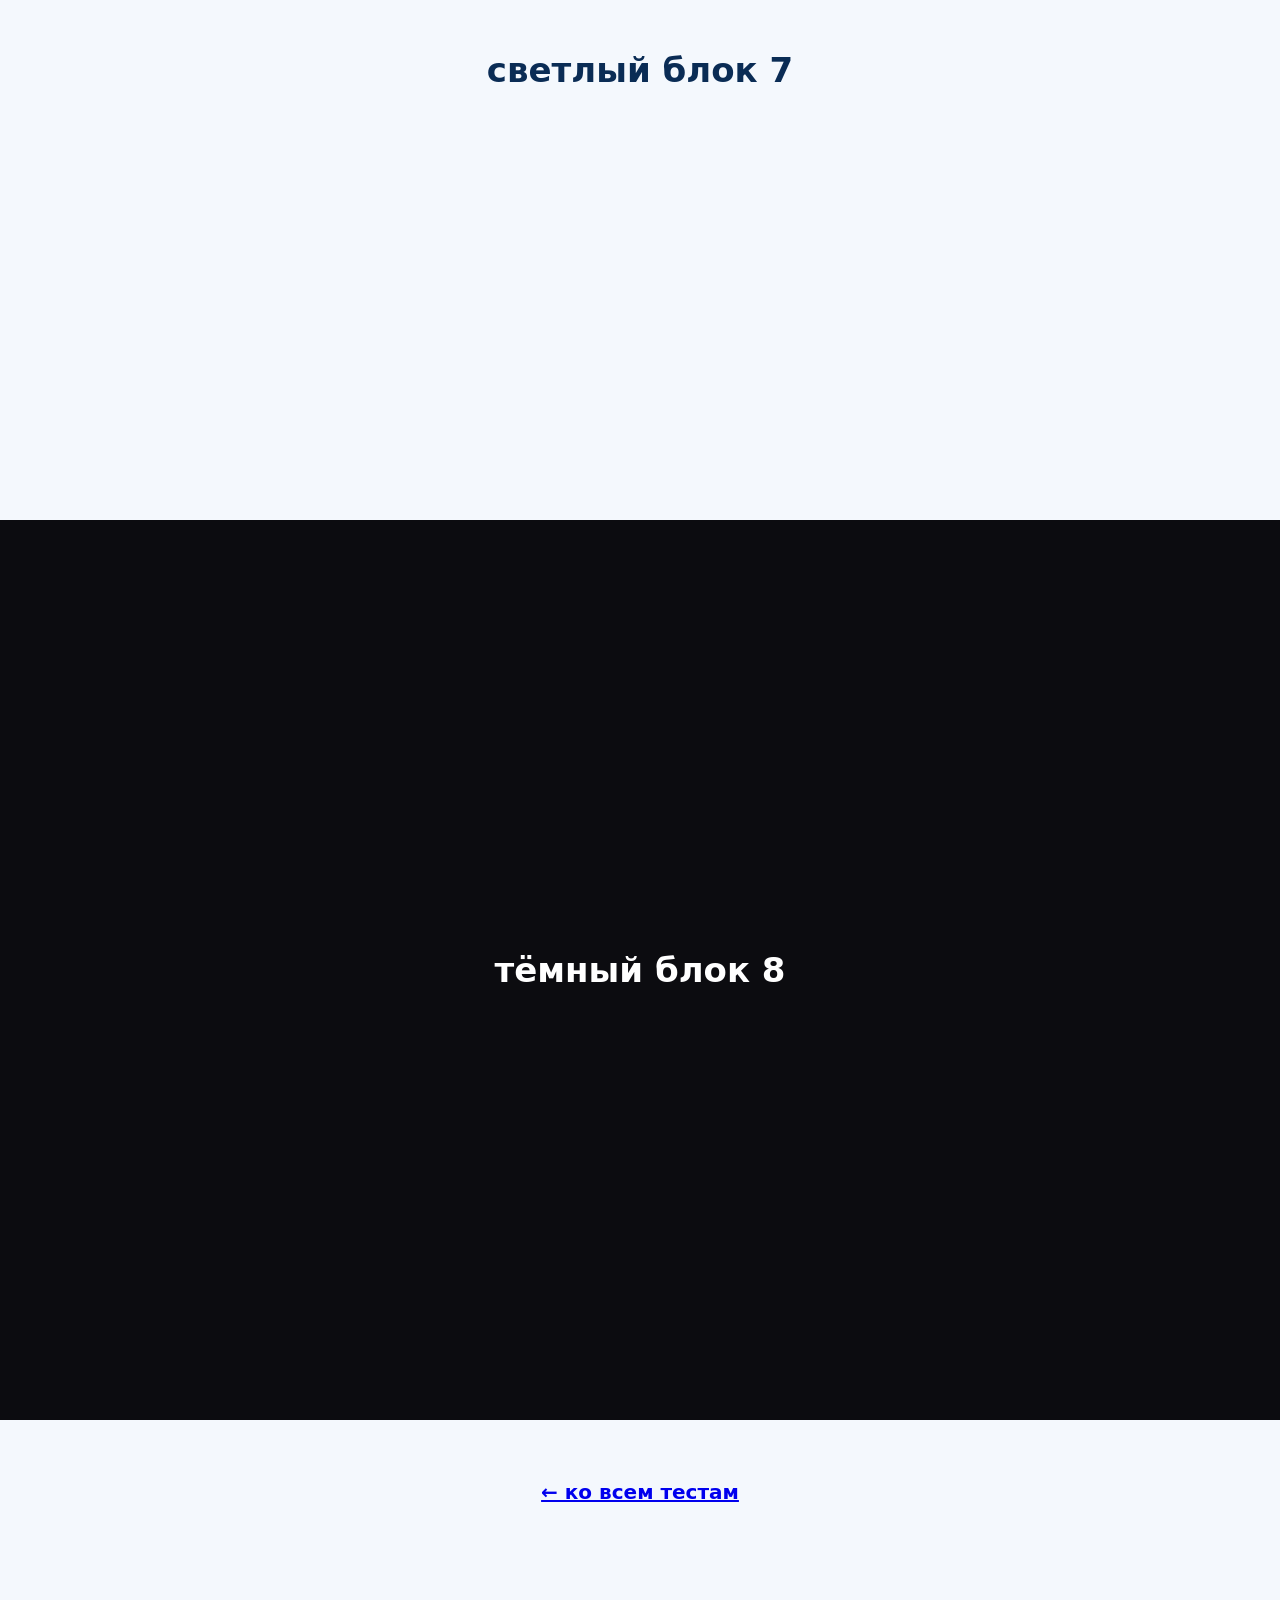
<file: bars/t4.html>
<!doctype html><html lang="ru" style="background:#0C0C10"><head><meta charset="utf-8">
<meta name="viewport" content="width=device-width, initial-scale=1, viewport-fit=cover"><title>Тест 4</title></head>
<body style="margin:0"><header style="position:fixed;z-index:60;left:8px;right:8px;top:calc(12px + env(safe-area-inset-top,0px));height:56px;border-radius:26px;display:flex;align-items:center;padding:0 16px;color:#fff;font:600 15px system-ui">
<span style="position:absolute;inset:0;z-index:-1;border-radius:inherit;background:rgba(12,12,16,.55);-webkit-backdrop-filter:blur(14px);backdrop-filter:blur(14px)"></span>Шапка</header>
<section style="min-height:60vh;background:#F4F8FD;color:#0A2C55;display:grid;place-items:center;text-align:center;padding:40px 20px;font:600 20px/1.4 system-ui"><div><div style="font-size:64px;font-weight:800">Тест 4</div>Блоки + шапка<br><br>Пролистайте до конца и обратно.<br>Посмотрите на полосы сверху и снизу на тёмных блоках.</div></section>
<section style="min-height:100vh;background:#F4F8FD;color:#0A2C55;display:grid;place-items:center;font:700 34px system-ui">светлый блок 1</section><section style="min-height:100vh;background:#0C0C10;color:#fff;display:grid;place-items:center;font:700 34px system-ui">тёмный блок 2</section><section style="min-height:100vh;background:#F4F8FD;color:#0A2C55;display:grid;place-items:center;font:700 34px system-ui">светлый блок 3</section><section style="min-height:100vh;background:#0C0C10;color:#fff;display:grid;place-items:center;font:700 34px system-ui">тёмный блок 4</section><section style="min-height:100vh;background:#F4F8FD;color:#0A2C55;display:grid;place-items:center;font:700 34px system-ui">светлый блок 5</section><section style="min-height:100vh;background:#0C0C10;color:#fff;display:grid;place-items:center;font:700 34px system-ui">тёмный блок 6</section><section style="min-height:100vh;background:#F4F8FD;color:#0A2C55;display:grid;place-items:center;font:700 34px system-ui">светлый блок 7</section><section style="min-height:100vh;background:#0C0C10;color:#fff;display:grid;place-items:center;font:700 34px system-ui">тёмный блок 8</section>
<section style="padding:60px 20px 120px;background:#F4F8FD;text-align:center;font:600 20px system-ui"><a href="./">← ко всем тестам</a></section>
</body></html>
</file>
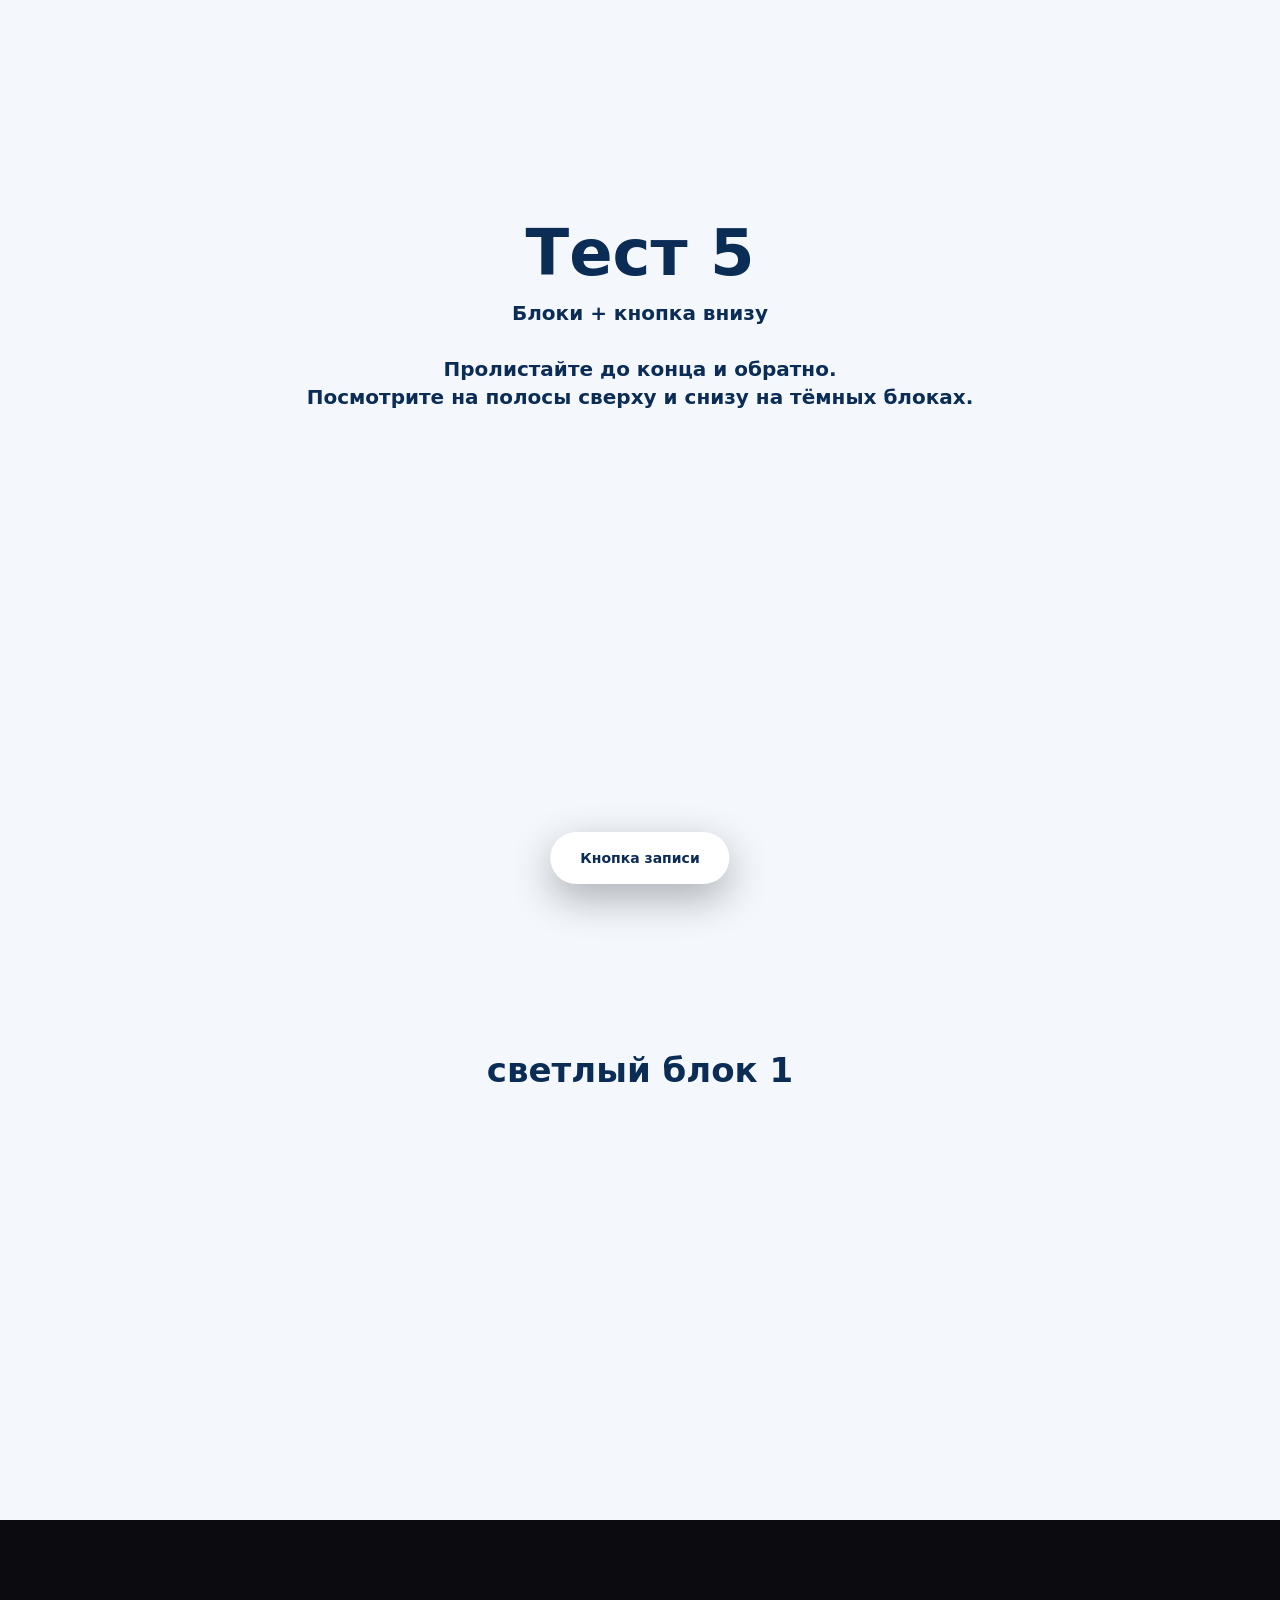
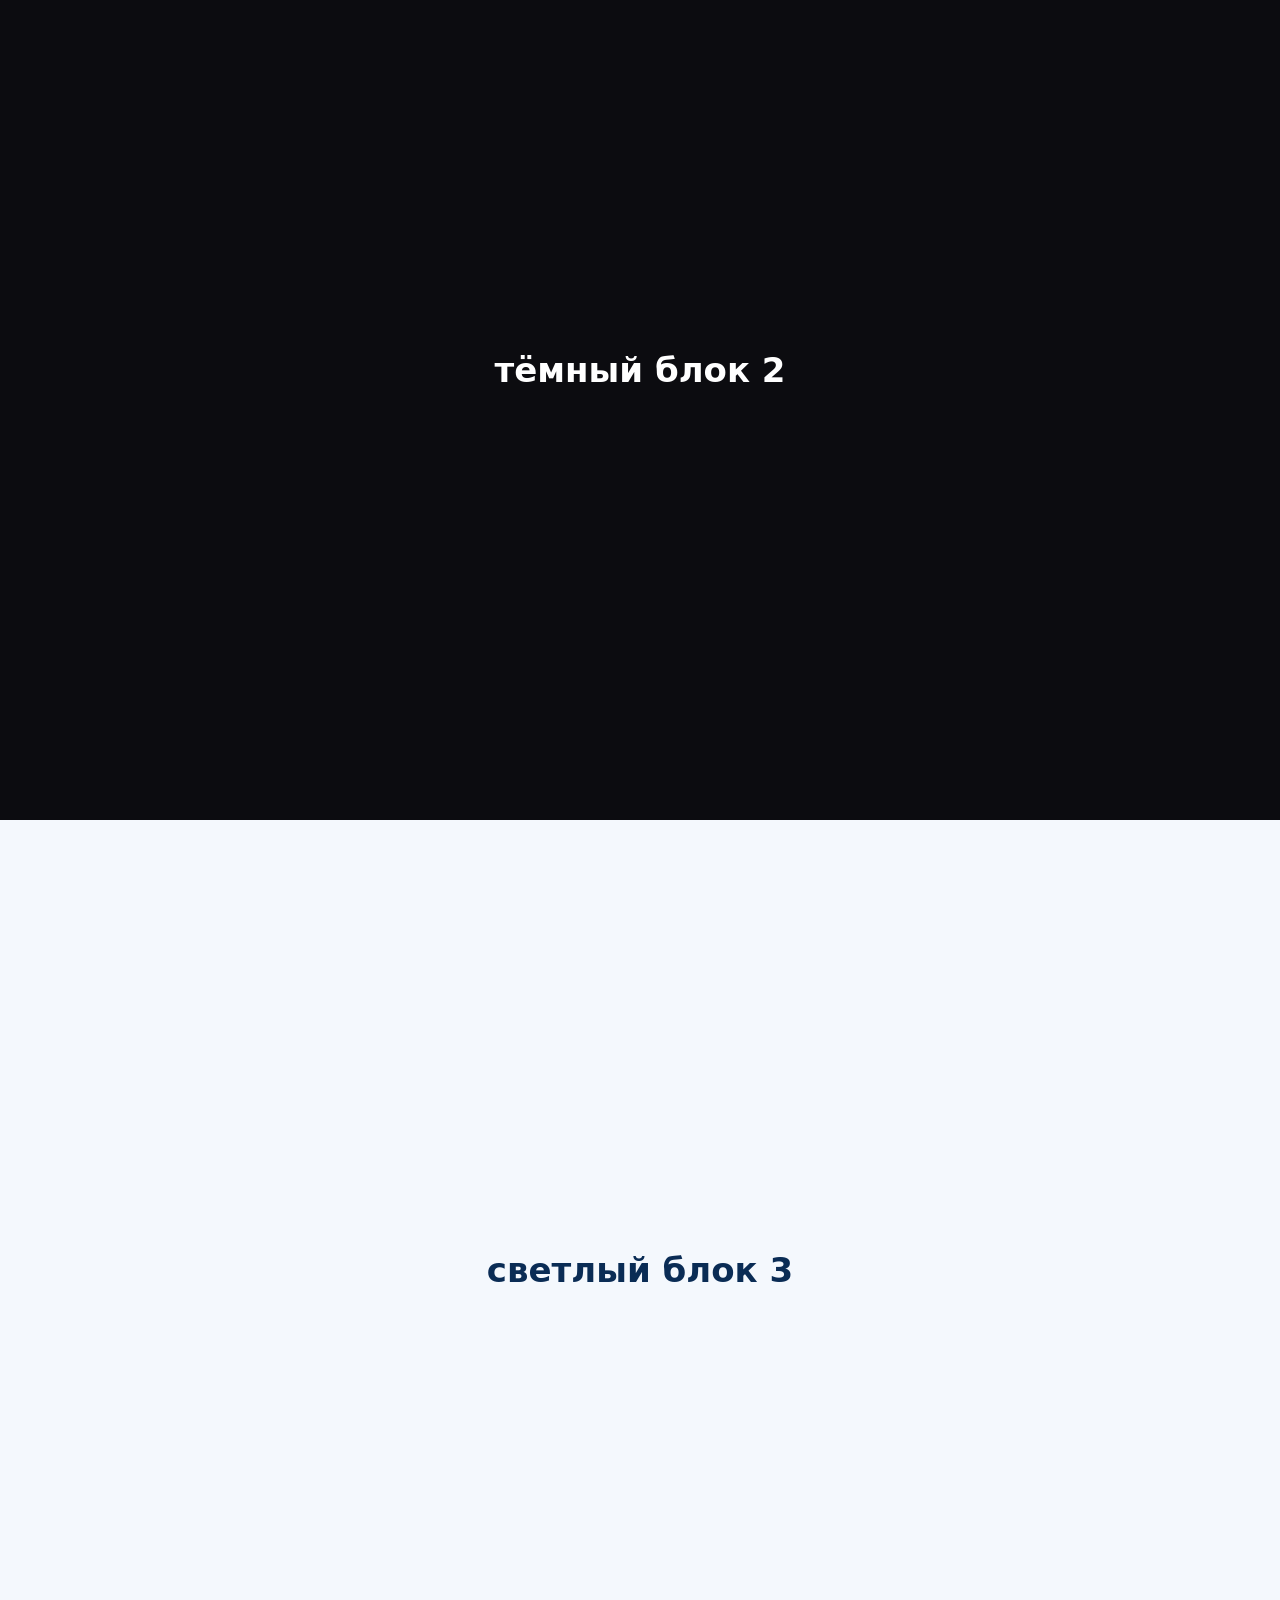
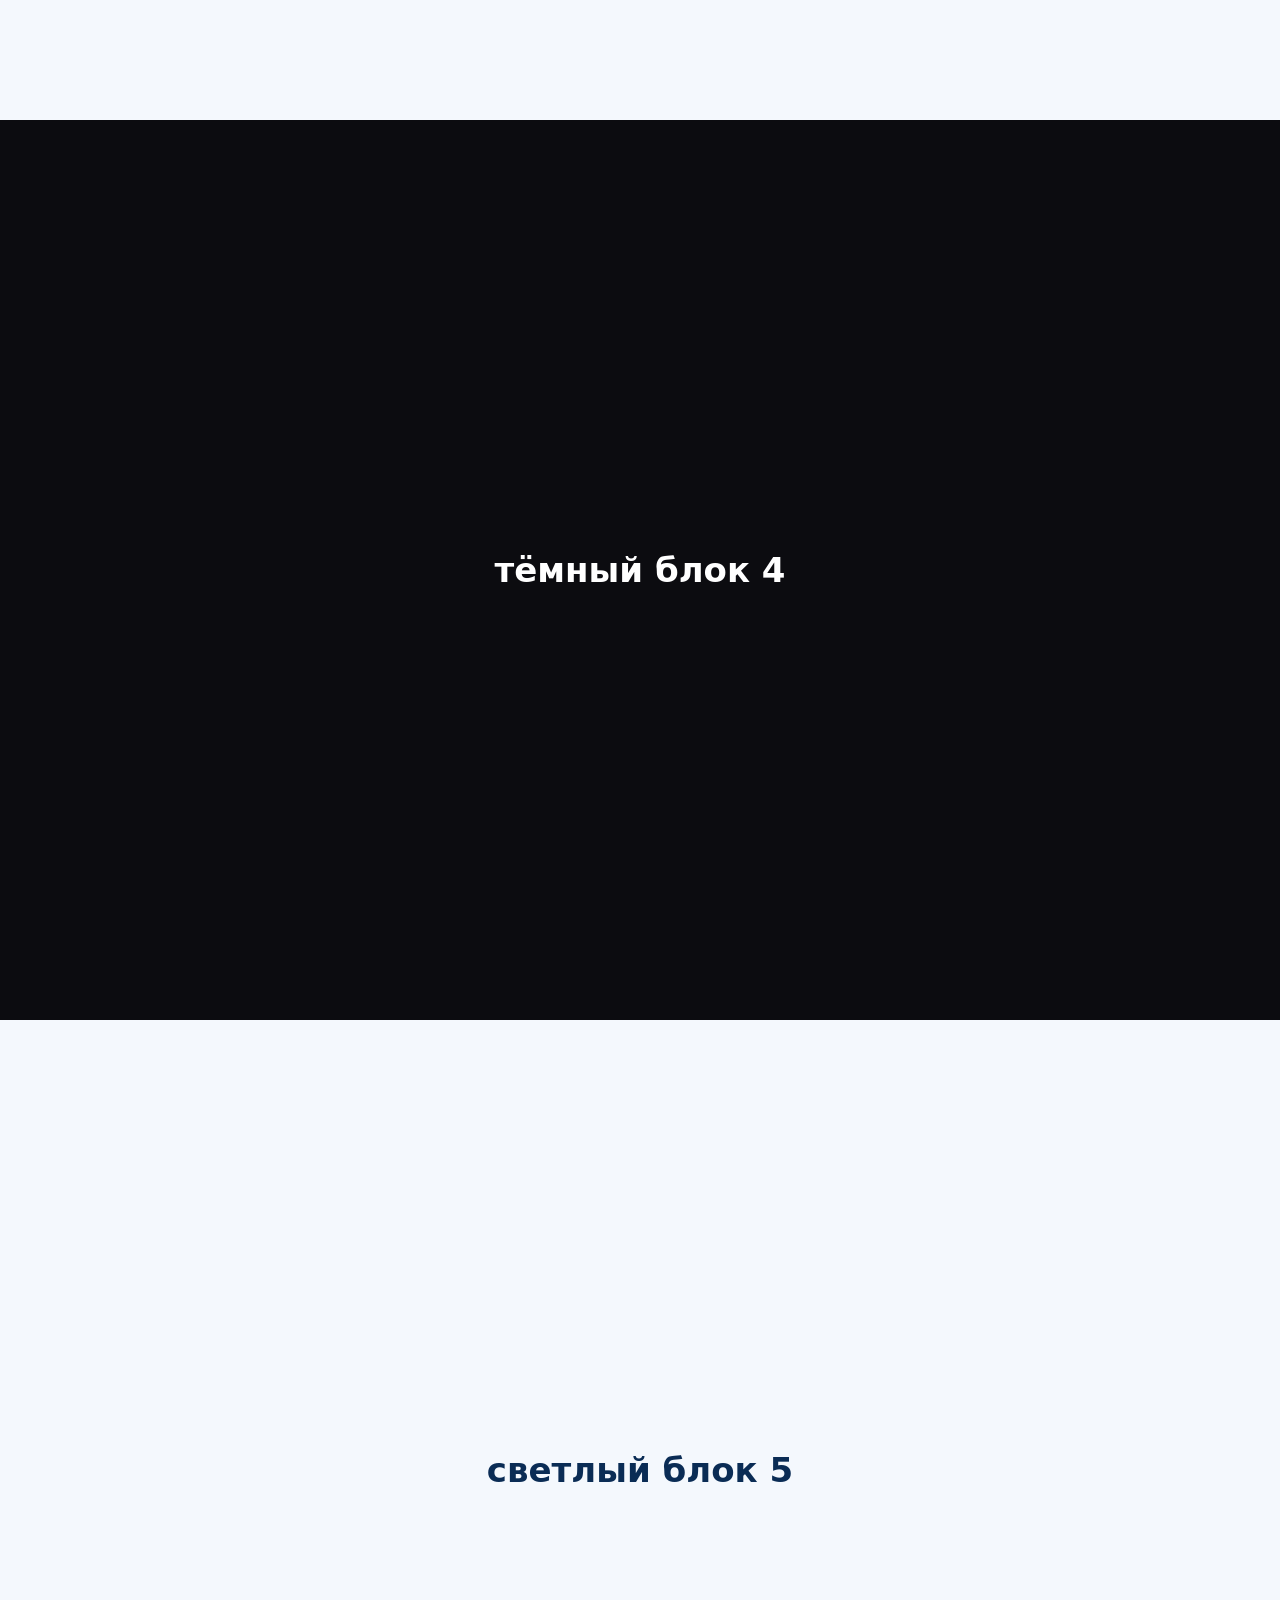
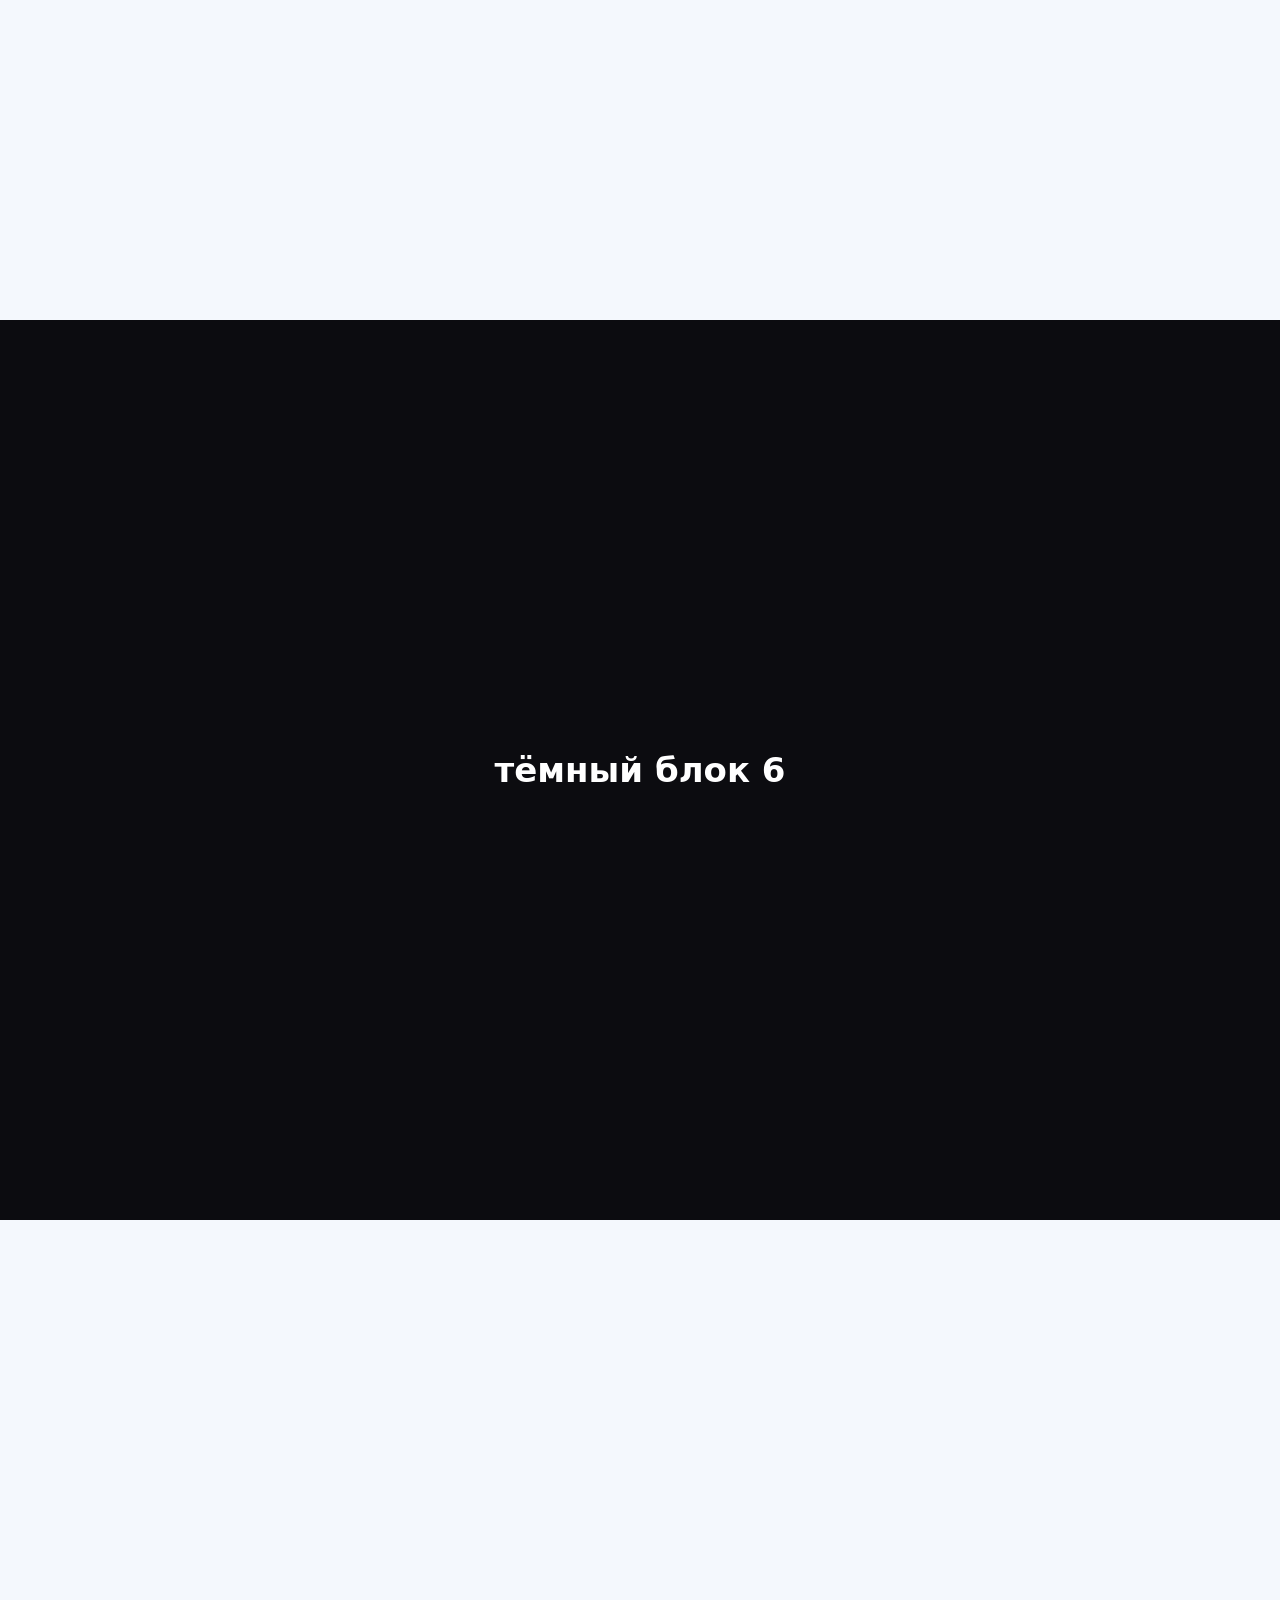
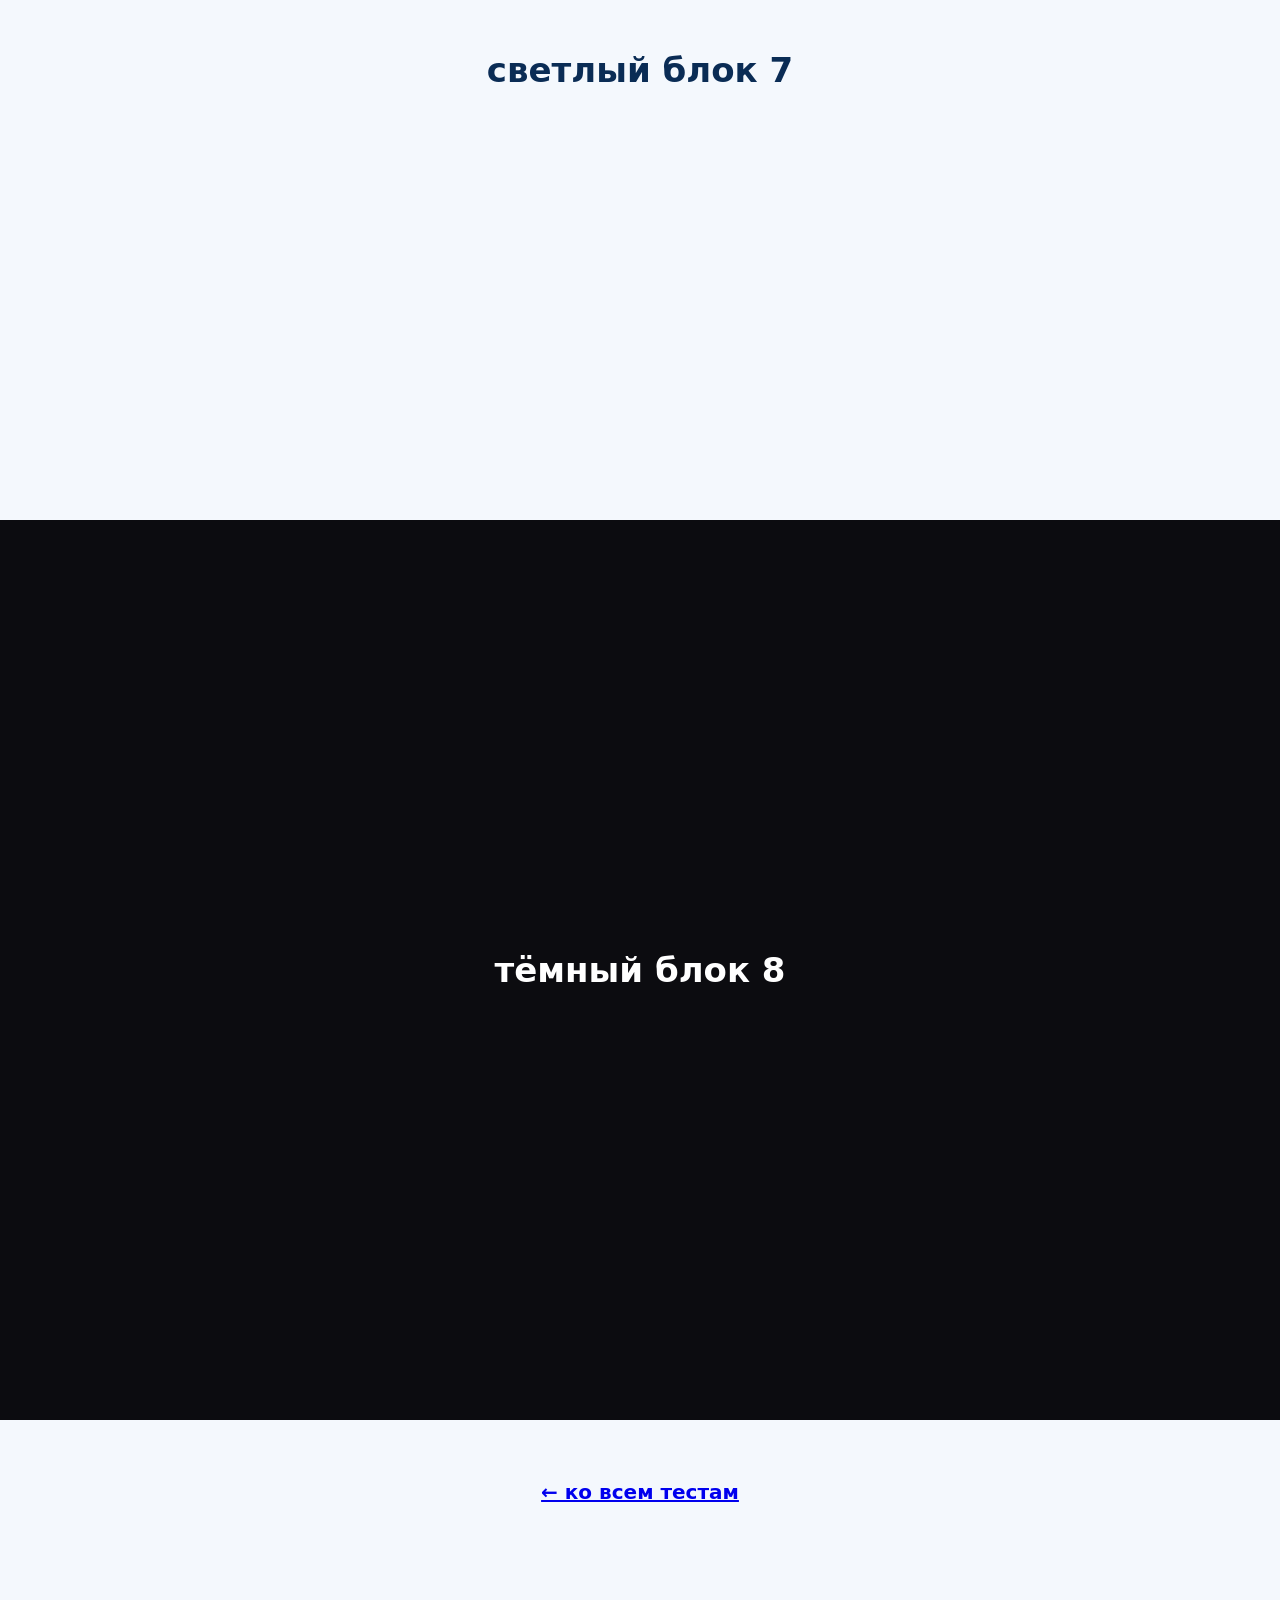
<file: bars/t5.html>
<!doctype html><html lang="ru" style="background:#0C0C10"><head><meta charset="utf-8">
<meta name="viewport" content="width=device-width, initial-scale=1, viewport-fit=cover"><title>Тест 5</title></head>
<body style="margin:0"><a href="#" style="position:fixed;z-index:55;left:50%;translate:-50% 0;bottom:calc(16px + env(safe-area-inset-bottom,0px));padding:18px 30px;border-radius:999px;background:#fff;color:#0A2C55;font:600 14px system-ui;text-decoration:none;box-shadow:0 14px 40px rgba(0,0,0,.3)">Кнопка записи</a>
<section style="min-height:60vh;background:#F4F8FD;color:#0A2C55;display:grid;place-items:center;text-align:center;padding:40px 20px;font:600 20px/1.4 system-ui"><div><div style="font-size:64px;font-weight:800">Тест 5</div>Блоки + кнопка внизу<br><br>Пролистайте до конца и обратно.<br>Посмотрите на полосы сверху и снизу на тёмных блоках.</div></section>
<section style="min-height:100vh;background:#F4F8FD;color:#0A2C55;display:grid;place-items:center;font:700 34px system-ui">светлый блок 1</section><section style="min-height:100vh;background:#0C0C10;color:#fff;display:grid;place-items:center;font:700 34px system-ui">тёмный блок 2</section><section style="min-height:100vh;background:#F4F8FD;color:#0A2C55;display:grid;place-items:center;font:700 34px system-ui">светлый блок 3</section><section style="min-height:100vh;background:#0C0C10;color:#fff;display:grid;place-items:center;font:700 34px system-ui">тёмный блок 4</section><section style="min-height:100vh;background:#F4F8FD;color:#0A2C55;display:grid;place-items:center;font:700 34px system-ui">светлый блок 5</section><section style="min-height:100vh;background:#0C0C10;color:#fff;display:grid;place-items:center;font:700 34px system-ui">тёмный блок 6</section><section style="min-height:100vh;background:#F4F8FD;color:#0A2C55;display:grid;place-items:center;font:700 34px system-ui">светлый блок 7</section><section style="min-height:100vh;background:#0C0C10;color:#fff;display:grid;place-items:center;font:700 34px system-ui">тёмный блок 8</section>
<section style="padding:60px 20px 120px;background:#F4F8FD;text-align:center;font:600 20px system-ui"><a href="./">← ко всем тестам</a></section>
</body></html>
</file>
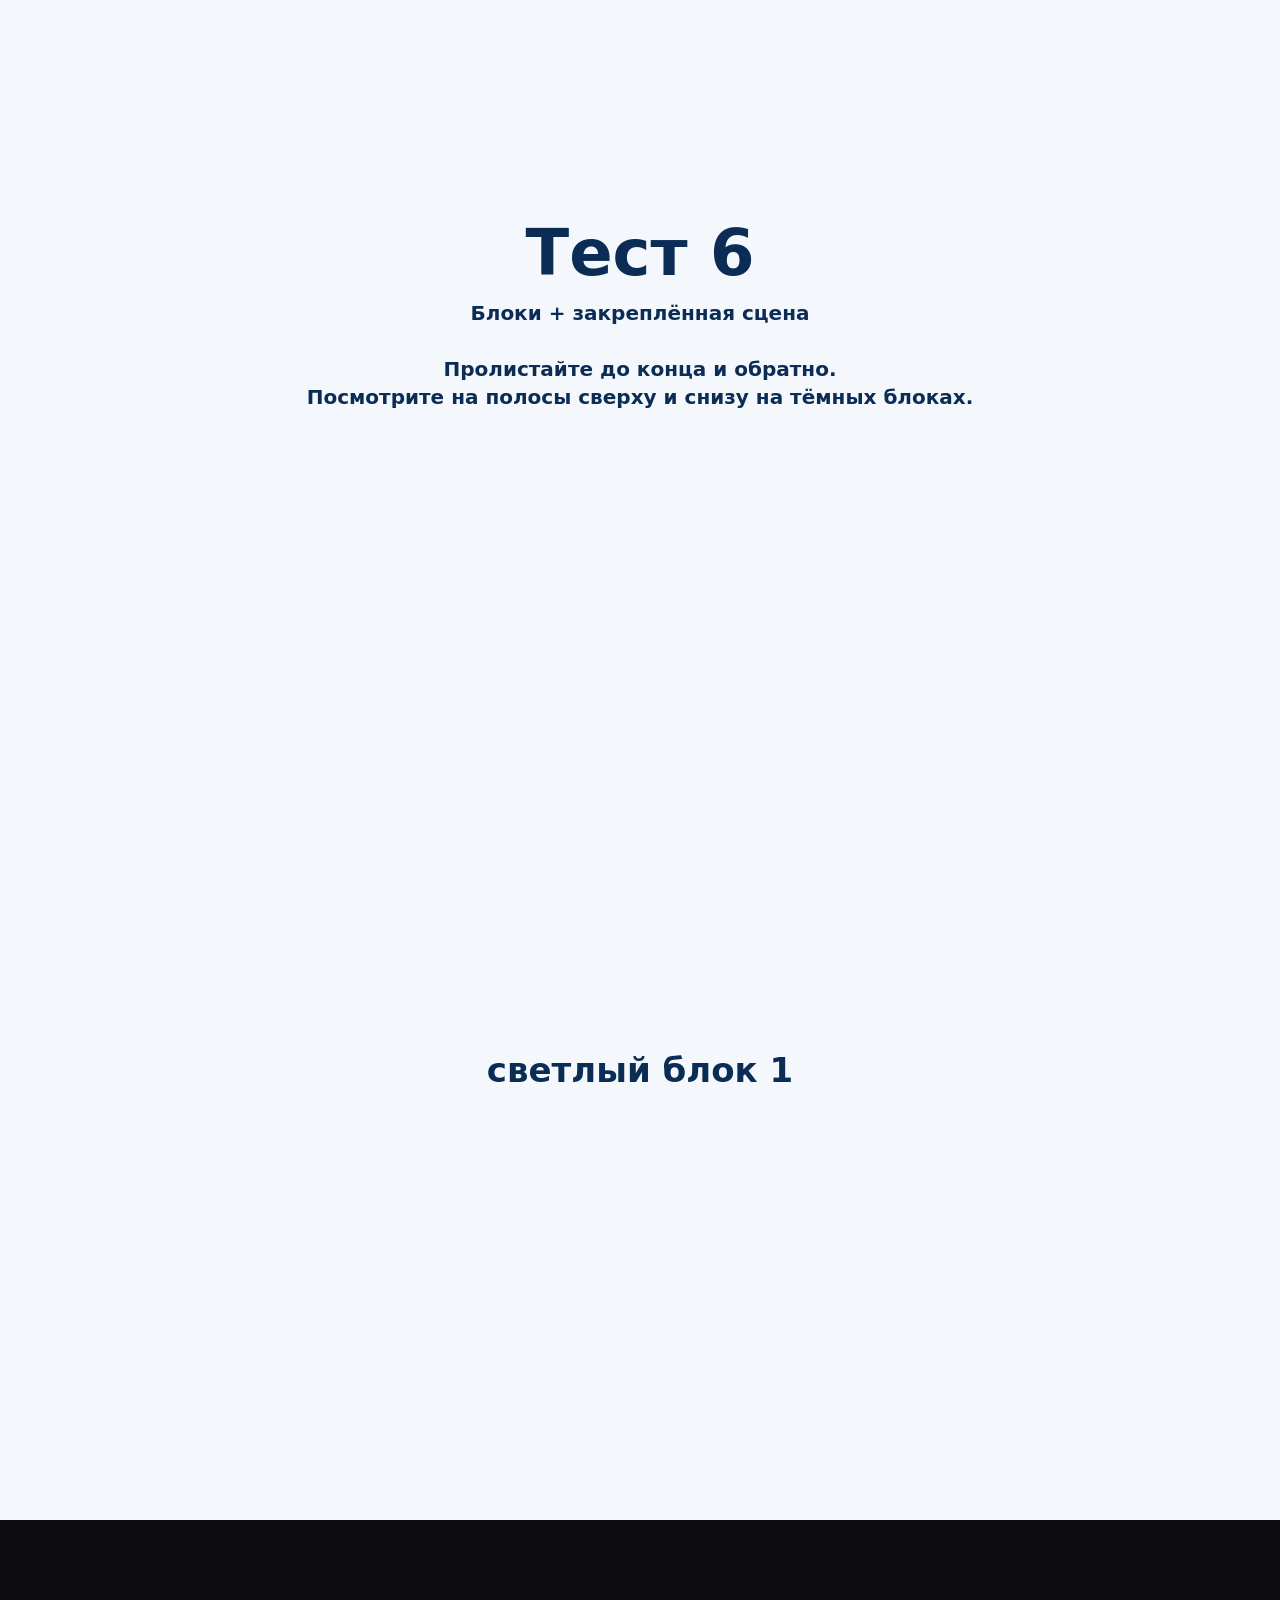
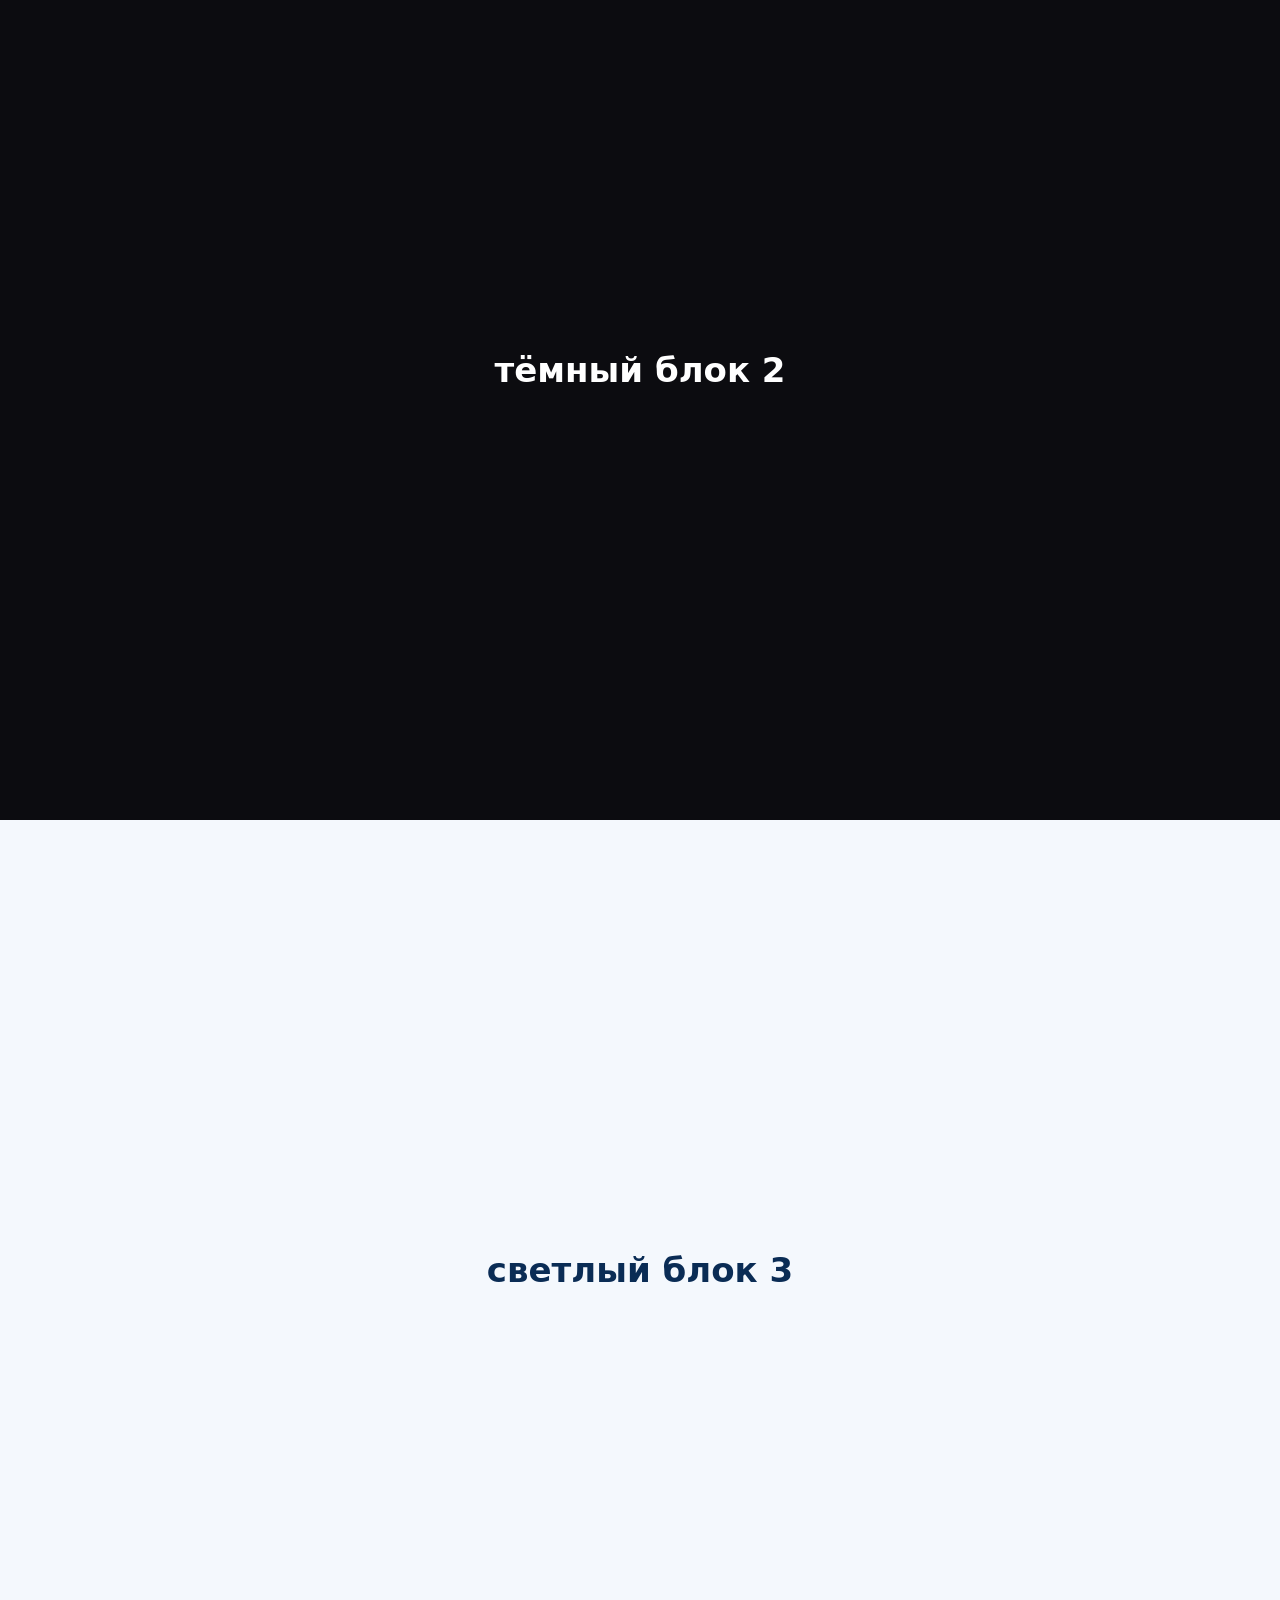
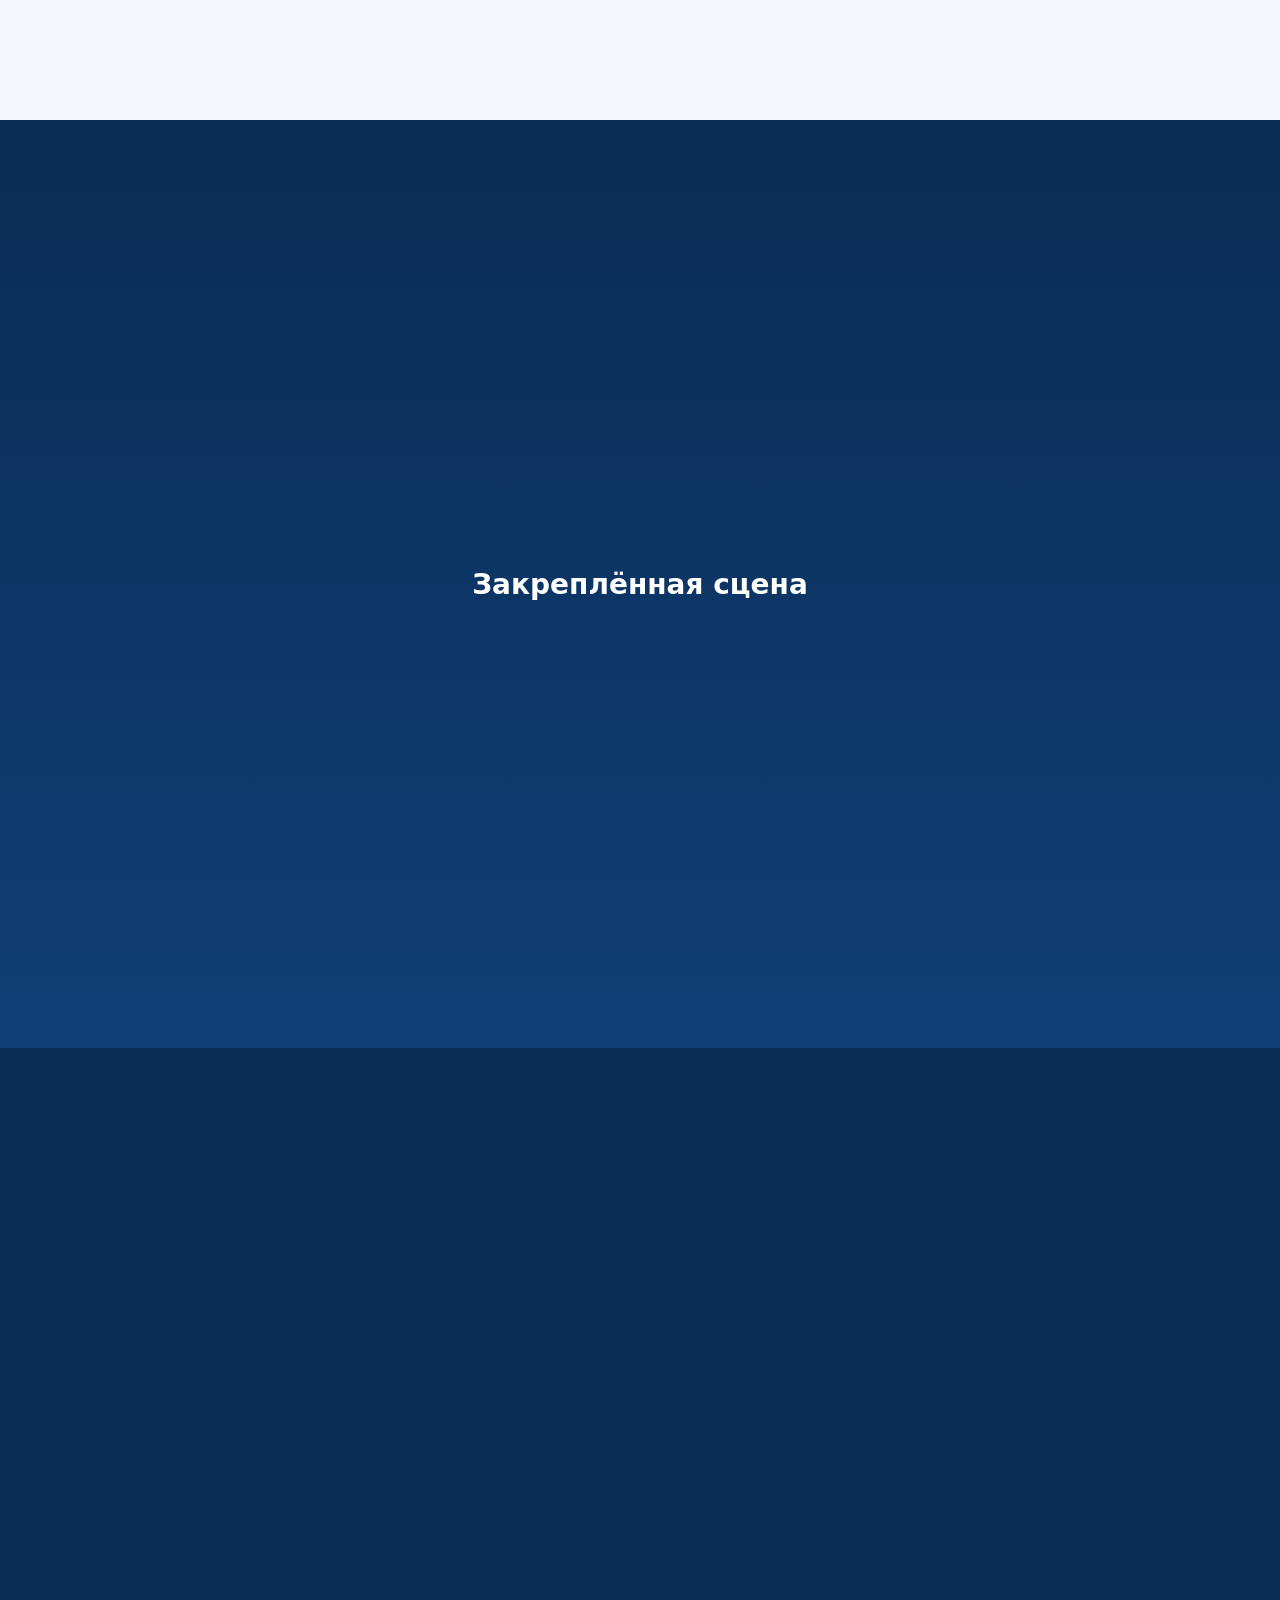
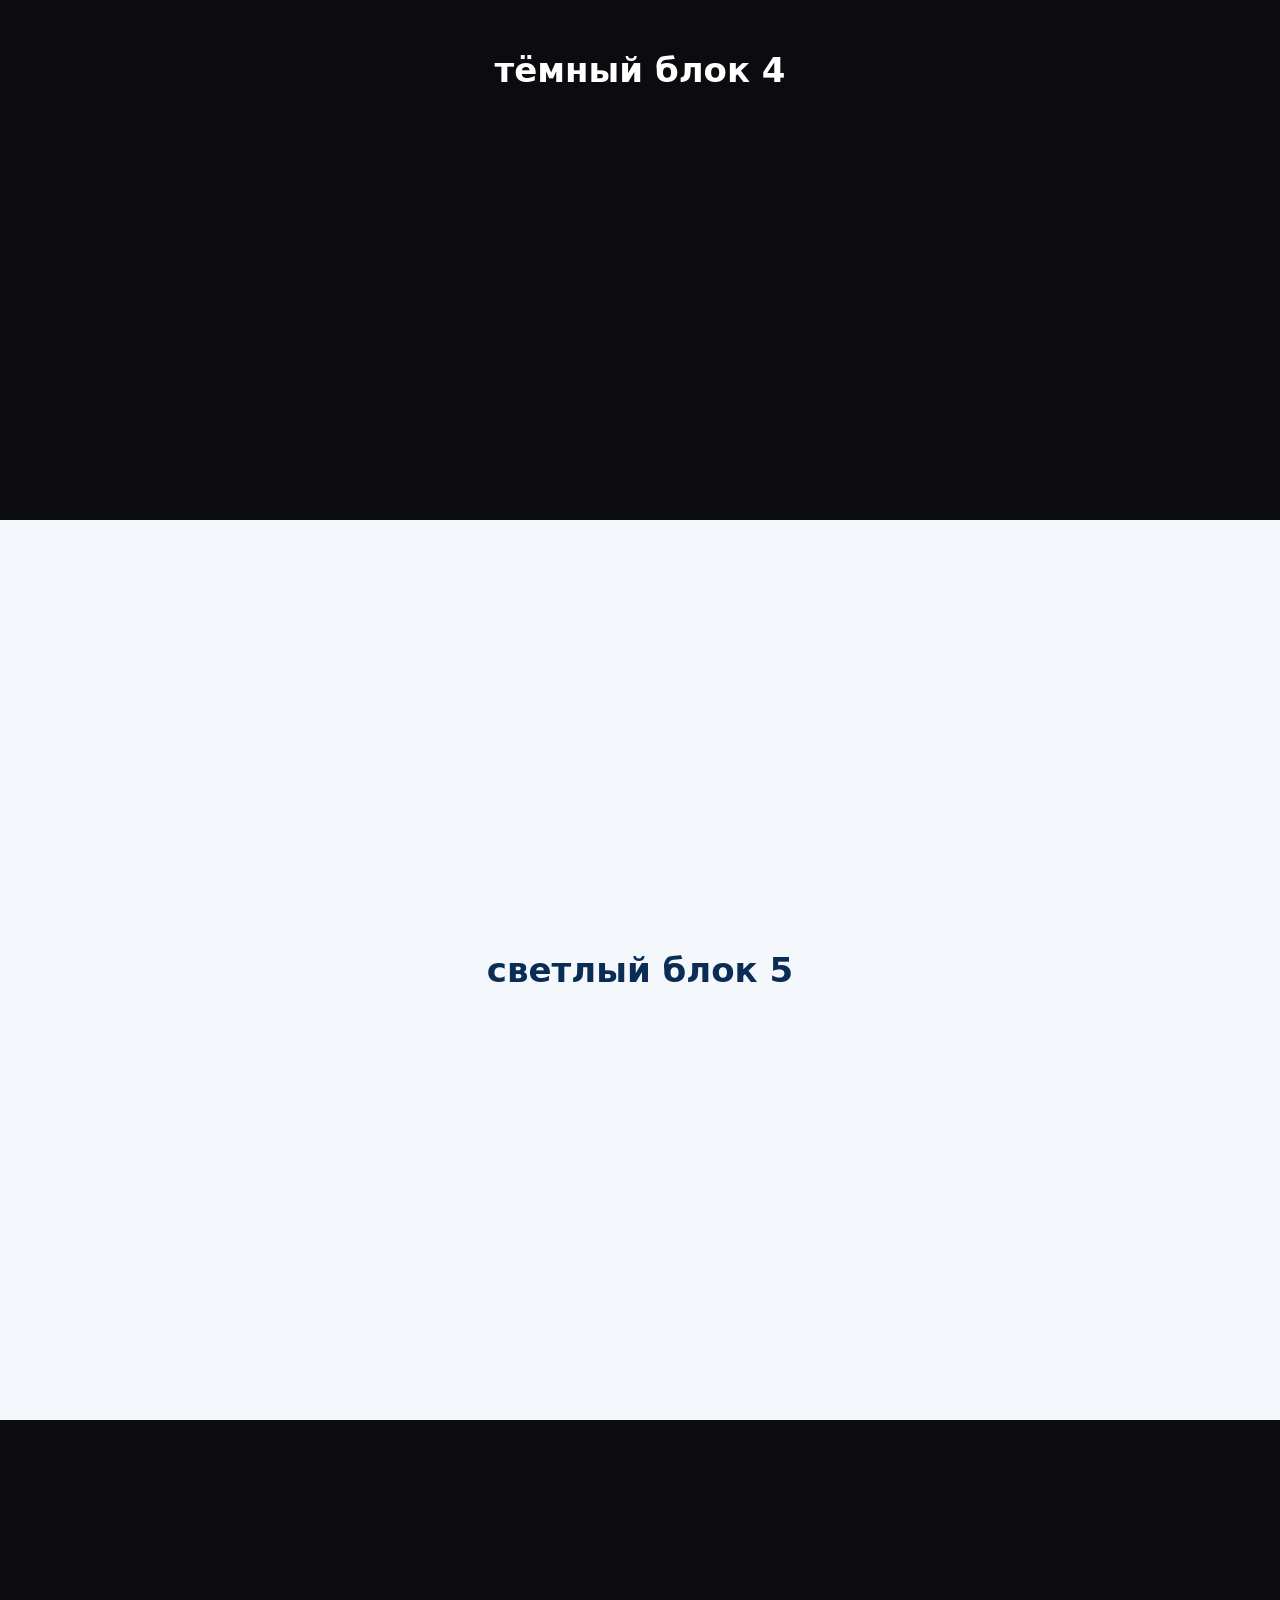
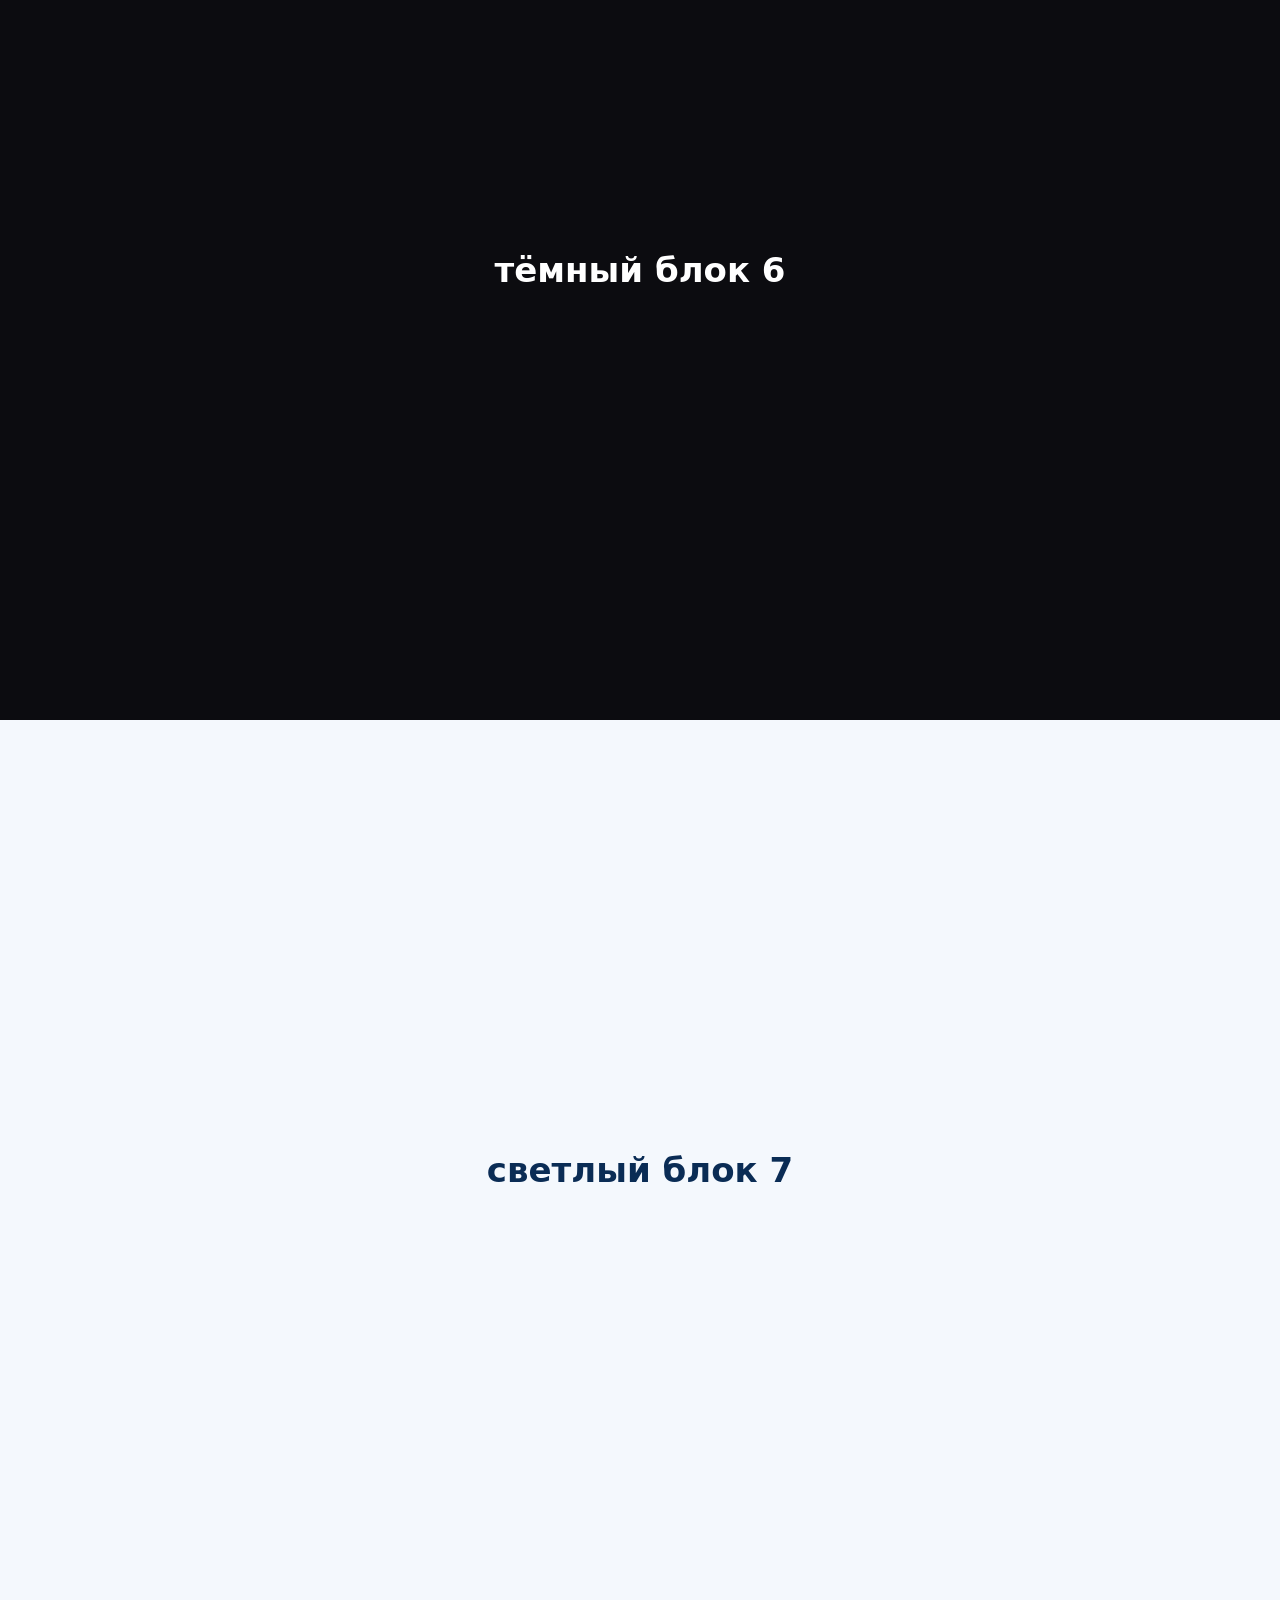
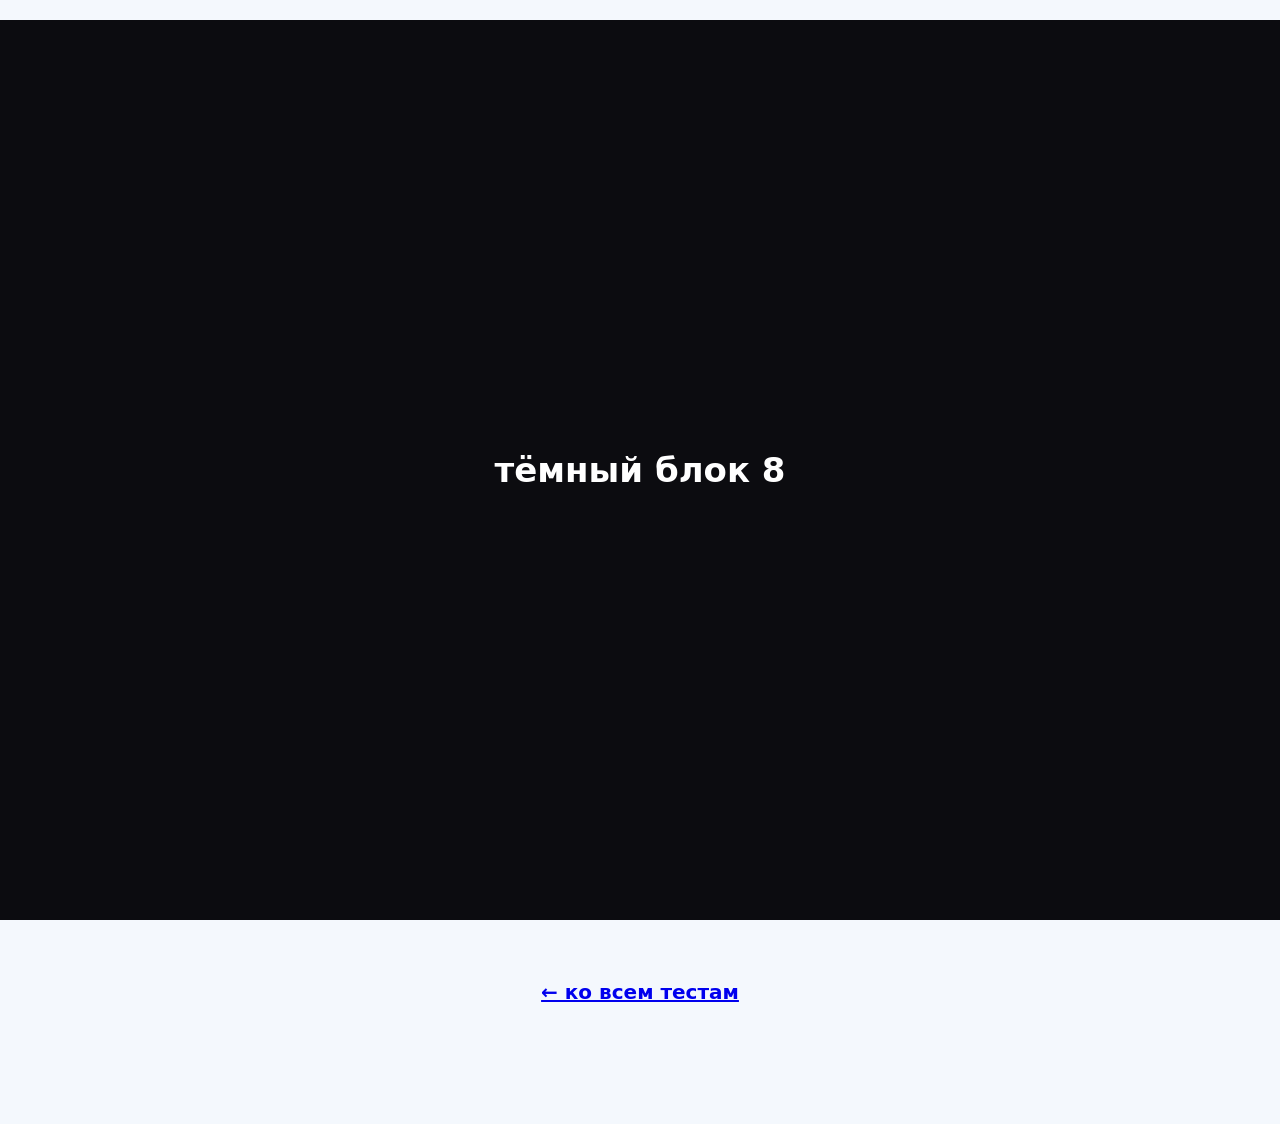
<file: bars/t6.html>
<!doctype html><html lang="ru" style="background:#0C0C10"><head><meta charset="utf-8">
<meta name="viewport" content="width=device-width, initial-scale=1, viewport-fit=cover"><title>Тест 6</title></head>
<body style="margin:0">
<section style="min-height:60vh;background:#F4F8FD;color:#0A2C55;display:grid;place-items:center;text-align:center;padding:40px 20px;font:600 20px/1.4 system-ui"><div><div style="font-size:64px;font-weight:800">Тест 6</div>Блоки + закреплённая сцена<br><br>Пролистайте до конца и обратно.<br>Посмотрите на полосы сверху и снизу на тёмных блоках.</div></section>
<section style="min-height:100vh;background:#F4F8FD;color:#0A2C55;display:grid;place-items:center;font:700 34px system-ui">светлый блок 1</section><section style="min-height:100vh;background:#0C0C10;color:#fff;display:grid;place-items:center;font:700 34px system-ui">тёмный блок 2</section><section style="min-height:100vh;background:#F4F8FD;color:#0A2C55;display:grid;place-items:center;font:700 34px system-ui">светлый блок 3</section><section style="height:300vh;background:#0A2C55"><div style="position:sticky;top:-14px;height:calc(100lvh + 28px);background:linear-gradient(180deg,#0A2C55,#0F3F75);display:grid;place-items:center;color:#fff;font:700 28px system-ui">Закреплённая сцена</div></section><section style="min-height:100vh;background:#0C0C10;color:#fff;display:grid;place-items:center;font:700 34px system-ui">тёмный блок 4</section><section style="min-height:100vh;background:#F4F8FD;color:#0A2C55;display:grid;place-items:center;font:700 34px system-ui">светлый блок 5</section><section style="min-height:100vh;background:#0C0C10;color:#fff;display:grid;place-items:center;font:700 34px system-ui">тёмный блок 6</section><section style="min-height:100vh;background:#F4F8FD;color:#0A2C55;display:grid;place-items:center;font:700 34px system-ui">светлый блок 7</section><section style="min-height:100vh;background:#0C0C10;color:#fff;display:grid;place-items:center;font:700 34px system-ui">тёмный блок 8</section>
<section style="padding:60px 20px 120px;background:#F4F8FD;text-align:center;font:600 20px system-ui"><a href="./">← ко всем тестам</a></section>
</body></html>
</file>
<file: assets/css/site.css>
/* =====================================================================
   Ай Про (IPROSCHOOL) — версия A «День под солнцем»
   Солнце из логотипа ведёт по странице: рассвет в видео, утро у особняка,
   главы по часам (08:30 уроки, 12:40 обед, 14:30 после уроков, 18:00 домой), закат, ночь.
   Небо за страницей (.sky) смешивает assets/js/site.js по прокрутке; всё листается только вниз.
   ===================================================================== */

:root{
  /* у Days One одно начертание — запрещаем браузеру дорисовывать жирный */
  --navy:#0A2C55; --navy-2:#123D6E; --blue:#2A70B4; --sky-l:#D8EBF9; --sun:#FCC41C; --sun-d:#E5AE00;
  --night:#0A121C; --ink:#0A2C55; --ink-2:#3E5470; --white:#fff;
  --display:"Days One","Onest",system-ui,-apple-system,"Segoe UI",Arial,sans-serif;
  --text:"Onest",-apple-system,BlinkMacSystemFont,"Segoe UI",Roboto,Arial,sans-serif;
  --gut:max(20px,env(safe-area-inset-left,0px)); --gut-r:max(20px,env(safe-area-inset-right,0px));
  --max:1320px;
  --r-xl:36px; --r-l:28px; --r-m:22px; --r-s:14px;
  --ease:cubic-bezier(.2,.7,.1,1);
  /* цвета текста главы */
  --fg:var(--navy); --muted:#22364F; --line:rgba(10,44,85,.14); --chip:var(--navy); --chip-fg:#fff; --icon:var(--navy);
  color-scheme:light;
}
.sc--dark{--fg:#fff; --muted:rgba(255,255,255,.9); --line:rgba(255,255,255,.18); --chip:var(--sun); --chip-fg:var(--navy); --icon:var(--sun)}

*,*::before,*::after{box-sizing:border-box}
[hidden]{display:none !important}
html{background:var(--navy);scroll-behavior:smooth;overflow-x:clip;-webkit-text-size-adjust:100%}
body{margin:0;font-synthesis-weight:none;background:transparent;color:var(--fg);font:400 16px/1.55 var(--text);-webkit-font-smoothing:antialiased;-moz-osx-font-smoothing:grayscale;overflow-x:clip}
h1,h2,h3,h4,p,ul,ol,dl,dd,figure,blockquote{margin:0}
ul,ol{padding:0;list-style:none}
img,video,canvas,svg{display:block;max-width:100%}
a{color:inherit}
button{font:inherit;color:inherit}
:focus-visible{outline:3px solid var(--sun);outline-offset:3px;border-radius:6px}
.sprite{position:absolute;width:0;height:0;overflow:hidden}
.i{width:22px;height:22px;flex:none;fill:none;stroke:currentColor;stroke-width:1.9;stroke-linecap:round;stroke-linejoin:round}
.skip{position:fixed;left:12px;top:-60px;z-index:200;padding:10px 16px;border-radius:999px;background:var(--sun);color:var(--navy);font-weight:600;text-decoration:none}
.skip:focus{top:12px}
.wrap{width:100%;max-width:calc(var(--max) + 80px);margin-inline:auto;padding-left:var(--gut);padding-right:var(--gut-r)}
.vh{position:absolute;width:1px;height:1px;margin:-1px;padding:0;overflow:hidden;clip:rect(0 0 0 0);white-space:nowrap;border:0}

/* ---------- небо по времени суток ----------
   У каждой главы своё небо (--s1 сверху, --s2 снизу); вверху оно плавно перетекает из неба предыдущей главы (--s0).
   Где светлая глава сменяется тёмной (или наоборот), новая глава заходит листом со скруглённым верхом. */
.sc{--band:min(36vh,320px);background:linear-gradient(180deg,var(--s0,var(--s1)) 0,var(--sb,var(--s1)) calc(var(--band) * .5),var(--s1) var(--band),var(--s2) 100%)}
.sc + .sc{margin-top:-1px}  /* без волоска между главами */
/* светлая ↔ тёмная: переход длиннее, текст главы начинается после него */
.sc.is-cut{--band:clamp(180px,26vh,260px)}
.sc.is-cut:not(.hero):not(.night){padding-top:calc(var(--band) + 24px)}

/* ---------- типографика ---------- */
/* надзаголовок главы: маленькое солнце из логотипа и обычная фраза */
.kick{display:flex;align-items:center;gap:10px;font:600 17px/1.3 var(--text);color:var(--fg)}
.kick::before{content:"";flex:none;width:24px;height:24px;background:url("data:image/svg+xml,%3Csvg xmlns=%22http://www.w3.org/2000/svg%22 viewBox=%22-100 -100 200 200%22%3E%3Cpath d=%22M -51.96 -30 A 60 60 0 1 1 -51.96 30%22 fill=%22none%22 stroke=%22%23FCC41C%22 stroke-width=%2216%22 stroke-linecap=%22round%22/%3E%3Cg stroke=%22%23FCC41C%22 stroke-width=%2216%22 stroke-linecap=%22round%22%3E%3Cpath d=%22M0 -78V-96%22/%3E%3Cpath d=%22M39 -67.5L48 -83%22/%3E%3Cpath d=%22M67.5 -39L83 -48%22/%3E%3Cpath d=%22M78 0H96%22/%3E%3Cpath d=%22M67.5 39L83 48%22/%3E%3Cpath d=%22M39 67.5L48 83%22/%3E%3Cpath d=%22M0 78V96%22/%3E%3C/g%3E%3C/svg%3E") center/contain no-repeat}
.h2{margin-top:16px;font:400 clamp(30px,7.4vw,72px)/1.12 var(--display);letter-spacing:-.012em;color:var(--fg);max-width:18ch;text-wrap:balance}
.h2--xl{font-size:clamp(34px,8.6vw,96px);max-width:15ch}
.h2--long{font-size:clamp(22px,7vw,76px)}
.h2 em,.h3 em{font-style:normal;color:var(--chip-fg);background:var(--chip);padding:0 .18em;border-radius:.22em;box-decoration-break:clone;-webkit-box-decoration-break:clone}
/* плашка выделения выше строки шрифта (1,25 em): строки с ней разводим, чтобы она не налезала на соседние слова */
.h2:has(em),.h3:has(em){line-height:1.38}
.h3{font:400 clamp(22px,4.6vw,40px)/1.1 var(--display);letter-spacing:-.012em;color:var(--fg);text-wrap:balance}
.lead{margin-top:18px;max-width:40ch;font:500 clamp(18px,1.5vw,21px)/1.5 var(--text);color:var(--fg)}

/* кнопки и ссылки */
.pill{display:inline-flex;align-items:center;justify-content:center;gap:10px;min-height:52px;padding:0 24px;border:0;border-radius:999px;background:var(--navy);color:#fff;font:600 16px/1.1 var(--text);text-decoration:none;cursor:pointer;transition:transform .25s var(--ease),background-color .25s}
.pill:hover{transform:translateY(-2px)}
.pill--sun{background:var(--sun);color:var(--navy)}
.pill--sun:hover{background:#FFD23F}
.pill--green{background:#1E8E4E;color:#fff}
.pill .i{width:20px;height:20px}
.more{display:inline-flex;align-items:center;gap:8px;font:600 15px/1.2 var(--text);color:inherit;text-decoration:none;border:0;background:none;padding:0;cursor:pointer}
.more .i{width:18px;height:18px;transition:transform .25s var(--ease)}
a:hover > .more .i,button:hover > .more .i,.more:hover .i{transform:translateX(4px)}
.more--pill{margin-top:28px;min-height:52px;padding:0 24px;border-radius:999px;background:var(--navy);color:#fff}

/* список с мини-иконками: тонкая иконка, без плашек */
.il{display:grid;margin-top:26px;border-top:1px solid var(--line)}
.il li{display:flex;align-items:center;gap:14px;padding:15px 0;border-bottom:1px solid var(--line);font:500 17px/1.35 var(--text);color:var(--fg)}
.il .i{width:26px;height:26px;color:var(--icon)}
.il--big li{font-size:18px;padding:17px 0}
.il--2{grid-template-columns:1fr}

/* ---------- шапка ---------- */
.hd{position:fixed;z-index:60;left:0;right:0;top:0;display:flex;align-items:center;gap:10px;padding:calc(10px + env(safe-area-inset-top,0px)) var(--gut-r) 10px var(--gut);color:#fff;transition:color .35s,background-color .35s,box-shadow .35s;pointer-events:none}
.hd > *{pointer-events:auto}
.hd.is-solid{background:rgba(10,18,28,.42);-webkit-backdrop-filter:blur(14px) saturate(1.4);backdrop-filter:blur(14px) saturate(1.4)}
.hd.is-light{color:var(--navy)}
.hd.is-light.is-solid{background:rgba(255,255,255,.72);box-shadow:0 1px 0 rgba(10,44,85,.08)}
.hd__logo{position:relative;display:block;flex:none;margin-right:auto}
.hd__logo img{height:36px;width:auto;transition:opacity .35s}
.hd__logo.is-catch{animation:catch .7s var(--ease)}
@keyframes catch{40%{transform:scale(1.18) rotate(-4deg)}100%{transform:none}}
.hd__logo .n{position:absolute;left:0;top:0;opacity:0}
.hd.is-light .hd__logo .n{opacity:1}.hd.is-light .hd__logo .w{opacity:0}
.hd__ch{display:none}
.hd__cta{min-height:44px;padding:0 18px;font-size:14.5px}
.hd__menu{display:inline-flex;align-items:center;gap:10px;height:44px;min-width:44px;padding:0 13px;border:1.5px solid currentColor;border-radius:999px;background:transparent;cursor:pointer}
.hd__bars{display:grid;gap:5px;width:17px}
.hd__bars i{display:block;height:1.8px;border-radius:2px;background:currentColor}
.hd__lbl{display:none;font:600 14.5px/1 var(--text)}

/* ---------- 1. солнце открывает школу ---------- */
.pin{position:sticky;top:0;height:100vh;height:100svh;overflow:hidden}
.hero{height:260vh;background:var(--navy);color:#fff}
.hero .pin{background:radial-gradient(60% 45% at 50% 56%,rgba(252,196,28,.24),rgba(252,196,28,0) 70%),var(--navy)}
.hero__win{position:absolute;inset:0;clip-path:circle(var(--r,20vmin) at var(--mx,50%) var(--my,56%));opacity:var(--winop,1);will-change:clip-path}
.hero__win video{width:100%;height:100%;object-fit:cover}
.hero__win::after{content:"";position:absolute;inset:0;background:linear-gradient(180deg,rgba(6,18,36,.78),rgba(6,18,36,.3) 34%,rgba(6,18,36,.1) 55%,rgba(6,18,36,.7) 86%,rgba(6,18,36,.85));opacity:var(--shade,0)}
.hero__tint{position:absolute;inset:0;background:var(--sun);mix-blend-mode:multiply;opacity:var(--tint,.36)}
.hero__ring{position:absolute;left:var(--cx,50%);top:var(--cy,56%);width:var(--s,74vmin);height:var(--s,74vmin);translate:-50% -50%;overflow:visible;pointer-events:none;opacity:var(--ringop,1)}
.hero__rays{transform-origin:0 0;animation:spin 60s linear infinite}
/* «Инновационное образовательное пространство» — по кругу между солнцем и лучами, медленно вращается */
.hero__orb{transform-origin:0 0;animation:spin 48s linear infinite reverse;opacity:var(--orbop,1)}
.hero__orb text{font:600 8px var(--text);fill:#fff}
@media (prefers-reduced-motion: no-preference){html.js:not(.a11y) .hero__eyebrow{width:1px;height:1px;overflow:hidden;clip:rect(0 0 0 0);white-space:nowrap}}  /* текст для экранного диктора; глазами — по кругу */
@keyframes spin{to{transform:rotate(360deg)}}
.hero__eyebrow{position:absolute;left:var(--gut);right:var(--gut-r);top:calc(76px + env(safe-area-inset-top,0px));font:600 17px/1.35 var(--text);color:#fff;text-shadow:0 1px 14px rgba(6,18,36,.55);opacity:var(--eye,1);z-index:2}
.hero__eyebrow span{display:none}
.hero__h{position:absolute;inset:0;pointer-events:none;opacity:var(--hop,1);font:400 clamp(38px,12.2vw,150px)/.98 var(--display);letter-spacing:-.012em;color:#fff}
.hero__h .row{position:absolute;display:flex;flex-direction:column;gap:0 .26em}
.hero__h .r1{left:var(--gut);top:15%;align-items:flex-start}
.hero__h .r2{right:var(--gut-r);bottom:8.5%;align-items:flex-end}
.hero__h .l{display:block;white-space:nowrap;text-shadow:0 2px 24px rgba(6,18,36,.25);will-change:transform}
.hero__h .acc{color:var(--sun)}
.hero__hint{position:absolute;left:50%;bottom:calc(16px + env(safe-area-inset-bottom,0px));translate:-50% 0;display:grid;justify-items:center;gap:8px;font:600 11px/1 var(--text);letter-spacing:.2em;text-transform:uppercase;color:rgba(255,255,255,.75);text-decoration:none;opacity:var(--hint,1)}
.hero__hint::after{content:"";width:1.5px;height:28px;background:linear-gradient(var(--sun),transparent);animation:drip 1.8s var(--ease) infinite}
@keyframes drip{0%{transform:scaleY(0);transform-origin:top}50%{transform:scaleY(1);transform-origin:top}51%{transform-origin:bottom}100%{transform:scaleY(0);transform-origin:bottom}}

/* ---------- главы: общие отступы ---------- */
.sc{position:relative;color:var(--fg)}
.news,.concept,.programs,.food,.teachers,.safety,.extra,.transfer,.summer,.reviews,.admission,.gallery,.signup{padding-block:clamp(84px,12vw,150px) clamp(56px,8vw,110px)}

/* ---------- новости ---------- */
.news{padding-top:clamp(64px,9vw,110px)}
.news__h{font:400 clamp(26px,6.4vw,44px)/1.1 var(--display);letter-spacing:-.012em;color:var(--navy)}
.carousel--news{margin-top:22px}
.news__list{grid-auto-columns:min(84%,380px)}
.news__card{scroll-snap-align:start;display:flex;flex-direction:column;gap:10px;min-height:190px;padding:24px 22px 22px;border-radius:var(--r-l);background:#fff;color:var(--navy);box-shadow:0 14px 40px rgba(10,44,85,.1),0 2px 6px rgba(10,44,85,.05)}
.news__card img{width:calc(100% + 44px);max-width:none;margin:-24px -22px 6px;aspect-ratio:16/9;object-fit:cover;border-radius:var(--r-l) var(--r-l) 0 0}
.news__card h3{font:400 clamp(19px,4.6vw,22px)/1.22 var(--display);letter-spacing:-.012em}
.news__card p{font:500 16px/1.45 var(--text);color:#22364F}
.news__meta{display:flex;gap:10px;font-size:13.5px;font-weight:600;color:#22364F}
.news__meta:empty{display:none}
.news__tag{padding:4px 10px;border-radius:999px;background:#EEF5FC}
.news__more{margin-top:auto;padding-top:8px;display:inline-flex;align-items:center;gap:8px;font-weight:700;text-decoration:none;color:var(--blue)}
.news__more .i{width:18px;height:18px}
.news__card.is-pin{background:var(--navy);color:#fff;box-shadow:0 16px 36px rgba(10,44,85,.22),0 2px 6px rgba(10,44,85,.1)}
.news__card.is-pin p{color:rgba(255,255,255,.88)}
.news__card.is-pin .news__more{color:var(--sun)}
.carousel--news .carousel__nav button{border-color:rgba(10,44,85,.3);color:var(--navy)}
.carousel--news .carousel__nav button:hover{background:rgba(10,44,85,.06)}

/* ---------- концепция ---------- */
.concept__head .lead{margin-top:20px}
.cols{display:grid;grid-template-columns:1fr 1fr;gap:12px;margin-top:84px;padding:0 12px}
.col{display:grid;gap:12px;align-content:start;will-change:transform}
.col:nth-child(3){display:none}
.col figure{border-radius:var(--r-m);overflow:hidden;background:#dfe9f3}
.col img{width:100%;height:auto;aspect-ratio:var(--ar,3/4);object-fit:cover}
.nums{display:grid;grid-template-columns:1fr 1fr;gap:10px;margin-top:110px}
.num{position:relative;display:flex;flex-direction:column;justify-content:flex-end;min-height:168px;padding:18px 16px 16px;border-radius:var(--r-l);background:#EEF5FC;color:var(--navy);overflow:hidden}
.num:nth-child(1){background:var(--navy);color:#fff}
.num:nth-child(2){background:var(--sun)}
.num:nth-child(3){background:var(--sky-l)}
.num:nth-child(4){background:var(--blue);color:#fff}
.num__i{position:absolute;right:14px;top:14px;width:26px;height:26px;opacity:.9}
.num:nth-child(1) .num__i{color:var(--sun)}
.num b{display:block;font:400 clamp(28px,10.5vw,96px)/1 var(--display);letter-spacing:-.012em;font-variant-numeric:tabular-nums;white-space:nowrap}
.num:last-child b{font-size:clamp(15px,4.9vw,40px);line-height:1.2}
.num:last-child span{margin-top:10px}
.num span{display:block;margin-top:8px;font:500 16px/1.35 var(--text)}
.grps{display:grid;gap:12px;margin-top:56px}
.grp{padding:28px 22px 14px;border-radius:var(--r-xl)}
.grp h3{font:400 clamp(22px,5vw,34px)/1.1 var(--display);letter-spacing:-.012em}
.grp .il{margin-top:18px}
.grp li:last-child{border-bottom:0}
.grp--deep{background:var(--navy);color:#fff;--fg:#fff;--line:rgba(255,255,255,.16);--icon:var(--sun)}
.grp--light{background:#fff;color:var(--navy);--icon:var(--blue)}

/* ---------- о школе: 3D-особняк ---------- */
.estate{height:250vh;position:relative}
.estate .pin{background:#fff}
.estate canvas,.nightseq canvas{position:absolute;inset:0;width:100%;height:100%}
.seq__poster{position:absolute;inset:0;width:100%;height:100%;object-fit:contain;transition:opacity .4s}
.is-live .seq__poster{opacity:0}
.estate__head{position:absolute;left:0;right:0;top:calc(84px + env(safe-area-inset-top,0px));opacity:var(--headop,1);translate:0 calc((var(--headop,1) - 1) * 30px)}
.estate__head .h2{font-size:clamp(28px,7.4vw,58px);max-width:16ch}
.pins{position:absolute;inset:0;pointer-events:none}
.pins li{position:absolute;left:0;top:0;opacity:0;translate:0 8px;transition:opacity .45s,translate .45s var(--ease)}
.pins li.on{opacity:1;translate:0 0;pointer-events:auto}
.pinb{display:flex;align-items:center;gap:8px;padding:0;border:0;background:none;cursor:pointer;font:inherit}
.pinb::before{content:"";flex:none;width:16px;height:16px;border-radius:50%;background:var(--sun);box-shadow:0 0 0 4px #fff,0 0 0 5px rgba(10,44,85,.15),0 6px 18px rgba(10,44,85,.25);animation:pinpulse 2.2s ease-in-out infinite}
@keyframes pinpulse{50%{box-shadow:0 0 0 4px #fff,0 0 0 11px rgba(252,196,28,.35),0 6px 18px rgba(10,44,85,.25)}}
.pinb span{display:inline-flex;align-items:center;gap:6px;padding:8px 10px 8px 13px;border-radius:999px;background:var(--navy);color:#fff;font:600 13.5px/1.2 var(--text);white-space:nowrap;box-shadow:0 8px 22px rgba(10,44,85,.22);transition:background-color .2s}
.pinb .pinb__plus{width:20px;height:20px;padding:3px;margin-right:-3px;border-radius:50%;background:var(--sun);color:var(--navy);stroke-width:2.6}
.pinb:hover span,.pinb:focus-visible span{background:var(--blue)}
.pins li.l .pinb{flex-direction:row-reverse}
.estate__tip-unused{display:inline-flex;align-items:center;gap:10px;margin-top:16px;padding:9px 14px;border-radius:999px;background:#EEF5FC;color:var(--navy);font:600 14px/1.25 var(--text)}
.estate__tip i{width:10px;height:10px;border-radius:50%;background:var(--sun);box-shadow:0 0 0 3px rgba(252,196,28,.3);animation:pinpulse2 1.6s ease-in-out infinite}
@keyframes pinpulse2{50%{box-shadow:0 0 0 7px rgba(252,196,28,.12)}}
.pinsheet{padding:0}
.pinsheet__ph{position:relative;aspect-ratio:16/9;background:#dfe9f3}
.pinsheet__ph img{width:100%;height:100%;object-fit:cover}
.pinsheet__ph .xbtn{position:absolute;right:14px;top:14px}
.pinsheet .sheet__body{padding-top:22px;gap:8px}
.pinsheet__t{margin-top:8px;font:400 clamp(24px,6vw,34px)/1.1 var(--display);letter-spacing:-.012em}
.pinsheet .il{margin-top:12px}
.pinsheet__go{margin-top:18px}
.pinsheet__go .pill{width:100%}
.estate__veil{position:absolute;inset:0;background:linear-gradient(180deg,transparent 38%,rgba(14,26,43,.7) 78%,#0E1A2B 100%);opacity:var(--arr,0);pointer-events:none}
.estate__fade{position:relative;height:clamp(110px,20vh,190px);margin-top:-6px;background:linear-gradient(180deg,#0E1A2B 0%,#0E1A2B 6px,rgba(14,26,43,.5) 40%,rgba(255,255,255,0) 100%)}  /* заходит на край сцены — без светлой полоски */
html:not(.js) .estate__fade,html.a11y .estate__fade{display:none}
@media (prefers-reduced-motion: reduce){.estate__fade{display:none}}
.estate__arrive{position:absolute;left:0;right:0;bottom:calc(92px + env(safe-area-inset-bottom,0px));color:#fff;opacity:var(--arr,0);translate:0 calc((1 - var(--arr,0)) * 30px)}
.estate__arrive b{display:block;font:400 clamp(32px,11vw,150px)/.95 var(--display);letter-spacing:-.012em;color:var(--sun);text-shadow:0 6px 40px rgba(0,0,0,.3)}
.estate__arrive p{margin-top:12px;font:600 clamp(18px,4.6vw,30px)/1.2 var(--text);text-shadow:0 2px 20px rgba(0,0,0,.5)}
.about__more{padding-block:8px clamp(64px,9vw,120px)}
.inside__head .h2{max-width:20ch}
.inside__grid{display:grid;grid-template-columns:1fr 1fr;gap:10px;margin-top:32px}
.in-t{position:relative;border-radius:var(--r-m);overflow:hidden;background:#dfe9f3;aspect-ratio:1/1}
.in-t:nth-child(3n+1){grid-column:1/-1;aspect-ratio:16/10}
.in-t:first-child{aspect-ratio:4/5}
.in-t img,.in-t video{width:100%;height:100%;object-fit:cover}
.in-t::after{content:"";position:absolute;inset:0;background:linear-gradient(180deg,rgba(6,18,36,0) 50%,rgba(6,18,36,.78));pointer-events:none}
.in-t figcaption{position:absolute;z-index:1;left:14px;right:14px;bottom:14px;font:400 clamp(16px,4.4vw,26px)/1.08 var(--display);letter-spacing:-.012em;color:#fff;text-wrap:balance}
.in-t:first-child figcaption,.in-t:nth-child(3n+1) figcaption{font-size:clamp(22px,6vw,34px)}
.inside .more--pill{margin-top:24px}
.director{margin-top:64px;max-width:900px}
.director blockquote{position:relative;padding-top:64px;font:500 clamp(22px,3.2vw,34px)/1.38 var(--text);letter-spacing:-.004em;color:var(--navy)}
.director blockquote::before{content:"«";position:absolute;left:-.04em;top:-28px;font:400 96px/1 var(--display);color:var(--sun)}
.director figcaption{margin-top:18px;font-size:15px;font-weight:600;color:var(--ink-2)}

/* ---------- время дня: заголовок главы ---------- */
.th{margin-bottom:6px}
.th__sky{position:relative;height:clamp(56px,13vw,110px);margin-bottom:10px}
.th__arc{position:absolute;inset:0;width:100%;height:100%;overflow:visible}
.th__arc path{fill:none;stroke:currentColor;stroke-width:2;stroke-dasharray:2 10;stroke-linecap:round;opacity:.35;vector-effect:non-scaling-stroke}
.th__sun{position:absolute;width:clamp(48px,12vw,84px);height:clamp(48px,12vw,84px);translate:-50% -50%}
.th__sun .sun{width:100%;height:100%;overflow:visible}
.sun__rays{transform-origin:0 0;animation:spin 40s linear infinite}
.th__t{font:400 clamp(74px,24vw,240px)/.8 var(--display);letter-spacing:-.02em;margin-left:-.04em;font-variant-numeric:tabular-nums;white-space:nowrap;color:var(--fg)}
.th__s{margin-top:10px;font:400 clamp(19px,4.8vw,34px)/1.15 var(--display);letter-spacing:-.012em;color:var(--fg)}
.th + .h2{margin-top:30px}

/* ---------- программы: карточки ступеней складываются в стопку ---------- */
.stack{display:grid;gap:16px;margin-top:36px}
.lvl{position:sticky;top:calc(78px + env(safe-area-inset-top,0px));display:grid;place-items:center;min-height:min(74svh,640px);padding:24px;border-radius:var(--r-xl);text-decoration:none;color:#fff;background:var(--navy);box-shadow:0 -10px 40px rgba(10,44,85,.16);overflow:hidden;isolation:isolate;}
.lvl__bg{position:absolute;inset:0;z-index:-2;width:100%;height:100%;object-fit:cover;transition:transform .8s var(--ease)}
.lvl:hover .lvl__bg{transform:scale(1.04)}
.lvl::before{content:"";position:absolute;inset:0;z-index:-1;background:radial-gradient(80% 60% at 50% 50%,rgba(6,18,36,.5),rgba(6,18,36,.2) 70%),linear-gradient(180deg,rgba(6,18,36,.35),rgba(6,18,36,.15) 40%,rgba(6,18,36,.55))}
.lvl::after{content:"";position:absolute;inset:0;background:#06121F;opacity:calc(var(--q,0) * .35);pointer-events:none}
.lvl__n{position:absolute;left:22px;top:20px;font:400 22px/1 var(--display);letter-spacing:-.012em;color:var(--sun)}
.lvl__c{display:grid;justify-items:center;gap:12px;text-align:center;max-width:22ch}
.lvl__lvl{font:500 clamp(17px,4.4vw,22px)/1.2 var(--text);text-shadow:0 2px 16px rgba(0,0,0,.4)}
.lvl__t{font:400 clamp(30px,9vw,92px)/.98 var(--display);letter-spacing:-.012em;text-transform:uppercase;text-shadow:0 4px 30px rgba(0,0,0,.35);text-wrap:balance}
.lvl__chip{margin-top:4px;padding:10px 18px;border-radius:14px;background:rgba(10,18,28,.62);-webkit-backdrop-filter:blur(8px);backdrop-filter:blur(8px);font:600 clamp(18px,4.8vw,26px)/1 var(--text)}
.lvl__a{font:500 15px/1.35 var(--text);opacity:.92;text-shadow:0 2px 12px rgba(0,0,0,.5)}
.lvl .lvl__go{position:absolute;left:50%;bottom:20px;translate:-50% 0;min-height:48px;padding:0 20px;border-radius:999px;background:#fff;color:var(--navy);white-space:nowrap}

/* ---------- раскладка «текст + фото» ---------- */
.split{display:grid;gap:36px;align-items:center}
.split__txt{min-width:0}
.ph{position:relative;border-radius:var(--r-l);overflow:hidden;background:rgba(255,255,255,.35);box-shadow:0 24px 60px rgba(10,44,85,.16)}
.ph img,.ph video{width:100%;height:100%;object-fit:cover}
.ph--tall{aspect-ratio:4/5}
.ph--wide{aspect-ratio:16/10;margin-top:36px}

/* ---------- педагоги ---------- */
.people{display:grid;grid-template-columns:1fr 1fr;gap:20px 12px;margin-top:40px}
.person__ph{display:block;aspect-ratio:3/4;border-radius:var(--r-m);overflow:hidden;background:rgba(255,255,255,.4)}
.person__ph img{width:100%;height:100%;object-fit:cover;object-position:50% 25%;transition:transform .6s var(--ease)}
.person:hover .person__ph img{transform:scale(1.04)}
.person figcaption{display:grid;gap:4px;margin-top:12px}
.person b{font:400 clamp(16px,3.9vw,22px)/1.15 var(--display);letter-spacing:-.012em}
.person figcaption span{font-size:15.5px;line-height:1.35;font-weight:500;color:var(--muted)}

/* ---------- безопасность ---------- */
.split--safety{margin-top:36px;align-items:start}
.split--safety .ph{aspect-ratio:4/5}
.area{position:absolute;left:14px;right:14px;bottom:14px;display:flex;align-items:center;gap:12px;padding:12px 16px;border-radius:var(--r-m);background:#fff;color:var(--navy);font-size:14.5px;line-height:1.3;font-weight:600}
.area b{flex:none;font:400 30px/1 var(--display);letter-spacing:-.012em}

/* ---------- после уроков ---------- */
.dirs{display:grid;gap:14px;margin-top:36px}
.dirc{position:relative;display:block;padding:0;border:0;border-radius:var(--r-l);overflow:hidden;background:var(--navy);color:#fff;text-align:left;cursor:pointer;aspect-ratio:4/5}
.dirc__ph{position:absolute;inset:0}
.dirc__ph img{width:100%;height:100%;object-fit:cover;transition:transform .7s var(--ease)}
.dirc:hover .dirc__ph img{transform:scale(1.05)}
.dirc::after{content:"";position:absolute;inset:0;background:linear-gradient(180deg,rgba(6,18,36,0) 40%,rgba(6,18,36,.82))}
.dirc__cap{position:absolute;z-index:1;left:20px;right:20px;bottom:20px;display:grid;gap:10px;justify-items:start}
.dirc__cap b{font:400 clamp(28px,7vw,44px)/1 var(--display);letter-spacing:-.012em}
.dirc__cap > span:not(.more){font-size:15px;line-height:1.4;color:rgba(255,255,255,.88)}
.dirc .more{min-height:44px;padding:0 18px;border-radius:999px;background:var(--sun);color:var(--navy)}
.meet{margin-top:72px}
.guests{display:grid;gap:12px;margin-top:28px}
.guest{display:grid;grid-template-columns:56px 1fr;gap:16px;align-items:start;padding:20px;border-radius:var(--r-l);background:rgba(255,255,255,.6)}
.guest__mono{display:grid;place-items:center;width:56px;height:56px;border-radius:50%;background:var(--navy);color:var(--sun);font:400 24px/1 var(--display)}
.guest b{display:block;font:400 18px/1.2 var(--display);letter-spacing:-.012em}
.guest__what{display:block;margin-top:4px;font-size:14px;font-weight:600;color:var(--blue)}
.guest p{margin-top:8px;font-size:15px;line-height:1.45;color:var(--ink-2)}

/* ---------- трансфер ---------- */
.transfer .ph{aspect-ratio:4/3}
.route{position:relative;height:150px;margin-top:40px}
.route > svg{position:absolute;left:0;top:0;width:100%;height:100%;overflow:visible}
.route__line{fill:none;stroke:rgba(10,44,85,.35);stroke-width:2.5;stroke-dasharray:3 10;stroke-linecap:round;vector-effect:non-scaling-stroke}
.route__done{fill:none;stroke:var(--navy);stroke-width:4;stroke-linecap:round;vector-effect:non-scaling-stroke}
.route__pt{position:absolute;width:max-content;display:grid;justify-items:center;gap:6px;font-size:13px;font-weight:600;translate:-50% -50%}
.route__pt .i{width:44px;height:44px;padding:11px;border-radius:50%;background:#fff;color:var(--navy);box-shadow:0 6px 18px rgba(10,44,85,.15)}
.route__pt--a{left:7%;top:75%}
.route__pt--b{left:93%;top:25%}
.route__bus{position:absolute;left:0;top:0;display:grid;place-items:center;width:52px;height:52px;border-radius:50%;background:var(--sun);color:var(--navy);box-shadow:0 8px 24px rgba(10,44,85,.25);translate:calc(var(--bx,0px) - 50%) calc(var(--by,0px) - 50%);rotate:var(--br,0deg)}
.route__bus .i{width:26px;height:26px}

/* ---------- летний клуб ---------- */
.summer .il{margin-top:32px}
.eps{display:grid;gap:12px;margin-top:40px}
.ep{display:grid;grid-template-columns:112px 1fr;border-radius:var(--r-l);overflow:hidden;background:rgba(255,255,255,.7)}
.ep__ph{display:block;min-height:132px}
.ep__ph img{width:100%;height:100%;object-fit:cover}
.ep__txt{display:grid;gap:4px;align-content:center;padding:16px 18px}
.ep__k{font:600 12px/1.2 var(--text);letter-spacing:.14em;text-transform:uppercase;color:var(--blue)}
.ep h3{font:400 19px/1.15 var(--display);letter-spacing:-.012em}
.ep p{font-size:14.5px;line-height:1.4;color:var(--ink-2)}

/* ---------- отзывы на закате ---------- */
.rating{display:inline-flex;align-items:center;flex-wrap:wrap;gap:10px 14px;margin-top:28px;padding:14px 18px;border-radius:var(--r-l);background:rgba(255,255,255,.1);border:1px solid rgba(255,255,255,.18);color:#fff;text-decoration:none}
.rating > b{font:400 30px/1 var(--display);letter-spacing:-.012em}
.rating__t{font-size:15px;font-weight:500}
.rating__go{display:inline-flex;align-items:center;gap:6px;padding:7px 12px;border-radius:999px;background:var(--sun);color:var(--navy);font:600 13.5px/1 var(--text)}
.rating__go .i{width:15px;height:15px}
.stars{position:relative;display:inline-flex}
.stars__bg,.stars__fg{display:inline-flex;gap:3px}
.stars__bg{color:rgba(255,255,255,.28)}
.stars__fg{position:absolute;inset:0 auto 0 0;width:calc(var(--v) * 100%);overflow:hidden;color:var(--sun)}
.stars .i{width:20px;height:20px;fill:currentColor;stroke:none}
.carousel{margin-top:32px}
.carousel__track{display:grid;grid-auto-flow:column;grid-auto-columns:min(86%,400px);gap:14px;overflow-x:auto;scroll-snap-type:x mandatory;scroll-padding-inline:var(--gut);margin-inline:calc(var(--gut) * -1);padding:16px var(--gut) 46px;margin-block:-16px -38px;scrollbar-width:none;overscroll-behavior-x:contain}
.carousel__track::-webkit-scrollbar{display:none}
.carousel__track:focus-visible{outline:3px solid var(--sun);outline-offset:-3px}
.review{scroll-snap-align:start;display:flex;flex-direction:column;gap:16px;padding:24px 24px 22px;border-radius:var(--r-l);background:#fff;color:var(--navy);box-shadow:0 18px 50px rgba(6,18,36,.25)}
.review__mk{display:grid;place-items:center;width:42px;height:42px;border-radius:12px;background:var(--sun);color:var(--navy)}
.review__mk .i{width:22px;height:22px;fill:currentColor;stroke:none}
.review blockquote{flex:1;font-size:17px;line-height:1.55;color:var(--navy)}
.review blockquote b{font-weight:600;color:var(--blue)}
.review figcaption{display:grid;gap:3px;padding-top:16px;border-top:1px solid rgba(10,44,85,.1)}
.review figcaption b{font-weight:700}
.review figcaption span{font-size:14px;color:var(--ink-2)}
.carousel__nav{display:flex;gap:10px;margin-top:18px}
.carousel__nav button{display:grid;place-items:center;width:52px;height:52px;border-radius:50%;border:1.5px solid rgba(255,255,255,.45);background:transparent;color:#fff;cursor:pointer;transition:background-color .2s,opacity .2s}
.carousel__nav button:hover{background:rgba(255,255,255,.12)}
.carousel__nav button:disabled{opacity:.35;cursor:default}

/* ---------- поступление ---------- */
.adm{display:grid;gap:28px;margin-top:40px}
.steps{position:relative;display:grid;gap:12px;counter-reset:st}
.steps li{position:relative;display:grid;grid-template-columns:52px 1fr;gap:16px;align-items:center;padding:18px;border-radius:var(--r-l);background:rgba(255,255,255,.08);border:1px solid rgba(255,255,255,.14)}
.step__n{display:grid;place-items:center;width:52px;height:52px;border-radius:50%;background:var(--sun);color:var(--navy);font:400 24px/1 var(--display)}
.steps p{display:grid;gap:6px;font:500 16.5px/1.45 var(--text);color:var(--muted)}
.steps b{font:400 clamp(20px,5vw,26px)/1.15 var(--display);letter-spacing:-.012em;color:#fff}
.price{padding:28px 22px;border-radius:var(--r-xl);background:#fff;color:var(--navy)}
.price__lbl{font:600 12.5px/1.2 var(--text);letter-spacing:.14em;text-transform:uppercase;color:var(--blue)}
.price__lbl + .price__h{margin-top:12px}
.price__h{font:400 clamp(26px,6.4vw,44px)/1.06 var(--display);letter-spacing:-.012em}
.price__sub{margin-top:10px;font-size:16px;color:var(--ink-2)}
.price__sub + .price__lbl{display:block;margin-top:26px;padding-top:22px;border-top:1px solid rgba(10,44,85,.12)}
.price__inc{display:grid;gap:2px;margin-top:12px}
.price__inc li{display:flex;align-items:center;gap:12px;padding:8px 0;font-weight:500;font-size:16px}
.price__inc .i{width:20px;height:20px;color:#1E8E4E}
.price__sale{display:flex;align-items:center;gap:14px;margin-top:18px;padding:14px 16px;border-radius:var(--r-m);background:#FFF4CF;font-size:15px}
.price__sale b{display:block}
.price__sale .i{width:26px;height:26px}
.price__go{margin-top:22px;width:100%}
.doclink{display:grid;grid-template-columns:auto 1fr auto;align-items:center;gap:14px;padding:18px 0;border-top:1px solid var(--line);border-bottom:1px solid var(--line);color:#fff;text-decoration:none}
.doclink b{display:block;font-weight:600}
.doclink small{display:block;font-size:14px;color:var(--muted)}
.doclink .i{color:var(--sun)}

/* ---------- галерея ---------- */
.albs{display:grid;grid-template-columns:1fr 1fr;gap:12px;margin-top:36px}
.alb{position:relative;display:block;padding:0;border:0;border-radius:var(--r-l);overflow:hidden;background:var(--navy-2);color:#fff;text-align:left;cursor:pointer;aspect-ratio:1/1}
.alb:first-child,.alb:last-child:nth-child(even){grid-column:1/-1;aspect-ratio:16/11}
.alb__ph{position:absolute;inset:0}
.alb__ph img{width:100%;height:100%;object-fit:cover;transition:transform .7s var(--ease)}
.alb:hover .alb__ph img{transform:scale(1.05)}
.alb::after{content:"";position:absolute;inset:0;background:linear-gradient(180deg,rgba(6,18,36,0) 45%,rgba(6,18,36,.8))}
.alb__cap{position:absolute;z-index:1;left:14px;right:14px;bottom:14px;display:grid;gap:4px}
.alb__cap b{font:400 clamp(17px,4.4vw,28px)/1.05 var(--display);letter-spacing:-.012em}
.alb__cap small{font-size:13px;color:rgba(255,255,255,.85)}

/* ---------- ночь ---------- */
.night{background:var(--night);color:#fff}
.nightseq{height:260vh;position:relative}
.nightseq .pin{background:var(--night)}
.nightseq .pin::after{content:"";position:absolute;inset:0 0 auto;z-index:1;height:min(30vh,260px);background:linear-gradient(180deg,#0A121C 0%,rgba(10,18,28,.8) 35%,rgba(10,18,28,0));pointer-events:none}
.night__bye,.night__cta{z-index:2}
.night__bye{position:absolute;left:var(--gut);right:var(--gut-r);top:calc(96px + env(safe-area-inset-top,0px));font:400 clamp(42px,12.4vw,150px)/.95 var(--display);letter-spacing:-.012em;color:#fff;opacity:var(--bye,1);translate:0 calc((var(--bye,1) - 1) * 30px)}
.night__cta{position:absolute;left:0;right:0;bottom:calc(36px + env(safe-area-inset-bottom,0px));display:flex;align-items:center;gap:18px;flex-wrap:wrap;opacity:var(--cta,0);translate:0 calc((1 - var(--cta,0)) * 30px)}
.is-run:not(.cta-on) .night__cta{pointer-events:none}
.night__cta p{flex:1 1 220px;max-width:32ch;font-size:16px;line-height:1.45;color:rgba(255,255,255,.88)}
.badge{position:relative;width:132px;height:132px;flex:none;border-radius:50%;background:var(--sun);color:var(--navy);display:grid;place-items:center;text-decoration:none;box-shadow:0 0 0 10px rgba(252,196,28,.16),0 20px 60px rgba(252,196,28,.25)}
.badge__ring{position:absolute;inset:8px;width:calc(100% - 16px);height:calc(100% - 16px);animation:spin 14s linear infinite}
.badge__ring text{font:700 9.4px var(--text);letter-spacing:1.25px;fill:var(--navy)}
.badge__arrow.i{width:34%;height:34%;stroke-width:2.2;transition:transform .3s var(--ease)}
.badge:hover .badge__arrow{transform:rotate(45deg)}

/* ---------- запись и подвал ---------- */
.signup{background:var(--night);color:#fff;padding-top:clamp(56px,8vw,100px)}
.split--signup{align-items:start}
.signup__call{margin-top:16px;font-size:16px;color:var(--muted)}
.signup__call a{color:#fff;font-weight:600;text-decoration:none;border-bottom:1.5px solid var(--sun)}
.formcard{padding:24px 20px;border-radius:var(--r-xl);background:#fff;color:var(--navy)}
.form{display:grid;gap:14px}
.field{display:grid;gap:8px}
.field > span{font:600 12.5px/1.2 var(--text);letter-spacing:.12em;text-transform:uppercase;color:var(--ink-2)}
.field i{font-style:normal;color:#C2410C}
.field input{width:100%;min-height:54px;padding:14px 16px;border-radius:var(--r-s);border:1.5px solid rgba(10,44,85,.18);background:#F5F8FC;font:500 17px/1.2 var(--text);color:var(--navy);transition:border-color .2s,box-shadow .2s}
.field input:focus{outline:none;border-color:var(--blue);box-shadow:0 0 0 4px rgba(42,112,180,.2)}
.field__err{display:none;font-size:13.5px;color:#B42318}
.field.is-bad input{border-color:#D92D20}
.field.is-bad .field__err{display:block}
.form__go{width:100%;margin-top:6px}
.form__note{text-align:center;font-size:14px;font-weight:600;color:var(--ink-2)}
.sent{display:grid;gap:14px;justify-items:start}
.sent:focus{outline:none}
.sent__ok{display:grid;place-items:center;width:52px;height:52px;border-radius:50%;background:#1E8E4E;color:#fff}
.sent h3{font:400 26px/1.1 var(--display);letter-spacing:-.012em}
.sent p{font-size:16px;color:var(--ink-2)}
.sent__btns{display:flex;flex-wrap:wrap;gap:10px}
.msgr{display:inline-flex;align-items:center;gap:8px;min-height:44px;padding:0 16px;border-radius:999px;background:#EEF4FA;color:var(--navy);font-weight:600;font-size:15px;text-decoration:none}
.msgr .i{width:18px;height:18px}
.sb{display:inline-grid;place-items:center;min-width:22px;height:22px;padding-inline:4px;border-radius:6px;background:var(--navy);color:#fff;font:700 10px/1 var(--text)}
.linkbtn{padding:6px 0;border:0;background:none;text-decoration:underline;text-underline-offset:3px;cursor:pointer;font-weight:600;color:var(--ink-2)}
.foot{display:grid;gap:28px;margin-top:80px;padding-top:40px;border-top:1px solid rgba(255,255,255,.12);color:rgba(255,255,255,.82)}
.foot__brand img{width:120px;height:auto}
.foot__brand p{margin-top:12px;max-width:30ch;font-size:15px}
.foot__contacts{display:grid;gap:8px;font-size:16px}
.foot__contacts a{color:#fff;text-decoration:none}
.foot__phone{font:400 24px/1.2 var(--display);letter-spacing:-.012em}
.socials{display:flex;flex-wrap:wrap;gap:8px}
.socials a{display:inline-flex;align-items:center;gap:8px;min-height:40px;padding:0 14px;border-radius:999px;background:rgba(255,255,255,.1);color:#fff;font-weight:600;font-size:14.5px;text-decoration:none}
.socials--row{margin-top:8px}
.foot__map{position:relative;border-radius:var(--r-l);overflow:hidden;background:#1a2433;aspect-ratio:4/3}
.foot__map iframe{width:100%;height:100%;border:0}
.foot__maplink{position:absolute;left:12px;bottom:12px;display:inline-flex;align-items:center;gap:8px;min-height:40px;padding:0 14px;border-radius:999px;background:#fff;color:var(--navy);font-weight:600;font-size:14px;text-decoration:none}
.foot__bottom{display:flex;flex-wrap:wrap;gap:12px 22px;align-items:center;padding-top:20px;border-top:1px solid rgba(255,255,255,.1);font-size:14px}
.foot__bottom a,.foot__bottom button{display:inline-flex;align-items:center;gap:8px;color:rgba(255,255,255,.85);text-decoration:none;background:none;border:0;padding:0;cursor:pointer;font-size:14px}
.foot__bottom .i{width:18px;height:18px}

/* ---------- кнопка «Вопросы?» ---------- */
.ask{position:fixed;z-index:55;right:calc(14px + env(safe-area-inset-right,0px));bottom:calc(14px + env(safe-area-inset-bottom,0px));display:inline-flex;align-items:center;gap:8px;height:52px;padding:0 18px 0 14px;border:0;border-radius:999px;background:var(--navy);color:#fff;font:600 15px/1 var(--text);box-shadow:0 10px 30px rgba(6,18,36,.3);cursor:pointer;transition:opacity .3s,transform .3s var(--ease)}
.ask .i{width:24px;height:24px;color:var(--sun)}
.ask.is-hidden{opacity:0;transform:translateY(20px);pointer-events:none}

/* ---------- окна ---------- */
dialog{padding:0;border:0;max-width:none;max-height:none;color:var(--navy);background:#fff}
dialog::backdrop{background:rgba(6,18,36,.55);-webkit-backdrop-filter:blur(4px);backdrop-filter:blur(4px)}
html.modal-open{overflow:hidden}
.xbtn{display:grid;place-items:center;width:46px;height:46px;flex:none;border:0;border-radius:50%;background:var(--navy);color:#fff;cursor:pointer}
.xbtn .i{width:22px;height:22px}
/* меню */
.drawer{position:fixed;inset:0 0 0 auto;width:min(480px,100%);height:100%;margin:0;overflow:auto}
.drawer[open]{animation:slidein .35s var(--ease)}
@keyframes slidein{from{transform:translateX(30px);opacity:0}}
.drawer__in{display:grid;gap:22px;padding:calc(16px + env(safe-area-inset-top,0px)) 20px calc(28px + env(safe-area-inset-bottom,0px))}
.drawer__top{display:flex;align-items:center;justify-content:space-between}
.drawer__logo img{height:40px;width:auto}
.menu{display:grid}
.menu a{display:flex;align-items:center;justify-content:space-between;gap:14px;padding:13px 0;border-bottom:1px solid rgba(10,44,85,.1);font:400 19px/1.2 var(--display);letter-spacing:-.012em;text-decoration:none;color:var(--navy)}
.menu a[aria-current="true"]{color:var(--blue)}
.menu .menu__doc{font:600 15px/1.3 var(--text);letter-spacing:0;justify-content:flex-start;color:var(--ink-2)}
.drawer__cta{display:flex;align-items:center;justify-content:space-between;gap:12px;padding:18px 20px;border-radius:var(--r-l);background:var(--sun);color:var(--navy);text-decoration:none}
.drawer__cta b{display:block;font:400 17px/1.2 var(--display);letter-spacing:-.008em}
.drawer__cta small{display:block;margin-top:4px;font-size:14px}
.drawer__contacts{display:grid;gap:14px}
.drawer__phone,.drawer__addr{display:flex;gap:12px;align-items:center;text-decoration:none;color:var(--navy);font-weight:600}
.drawer__phone small,.drawer__addr small{display:block;font-weight:500;font-size:14px;color:var(--ink-2)}
.drawer .socials a{background:#EEF4FA;color:var(--navy)}
.a11y-toggle{display:inline-flex;align-items:center;gap:10px;min-height:44px;padding:0 16px;border:1.5px solid rgba(10,44,85,.2);border-radius:999px;background:none;color:var(--navy);font-weight:600;cursor:pointer;justify-self:start}
.a11y-toggle--link{border:0;padding:0;min-height:0;color:rgba(255,255,255,.85)}
/* программа */
.pm{position:fixed;inset:0;width:100%;height:100%;margin:0;overflow:auto;overscroll-behavior:contain}
.pm[open]{animation:rise .4s var(--ease)}
@keyframes rise{from{transform:translateY(24px);opacity:0}}
.pm__bar{position:sticky;top:0;z-index:2;display:flex;align-items:center;justify-content:space-between;gap:12px;padding:calc(10px + env(safe-area-inset-top,0px)) 16px 10px 20px;background:rgba(255,255,255,.9);-webkit-backdrop-filter:blur(12px);backdrop-filter:blur(12px);font-size:14px}
.pm__hero{padding:24px 20px 32px;background:var(--pmbg,var(--sun));color:var(--pmfg,var(--navy))}
.pm--primary{--pmbg:var(--sky-l)}
.pm--middle{--pmbg:var(--blue);--pmfg:#fff}
.pm--senior{--pmbg:var(--navy);--pmfg:#fff}
.pm__hero-in{display:grid;gap:22px;max-width:1100px;margin-inline:auto}
.pm__lvl{font:600 12.5px/1.2 var(--text);letter-spacing:.14em;text-transform:uppercase}
.pm__t{margin-top:10px;font:400 clamp(36px,10vw,84px)/1 var(--display);letter-spacing:-.012em}
.pm__aud{margin-top:10px;font-size:17px;font-weight:500}
.pm__ph{display:block;border-radius:var(--r-l);overflow:hidden;aspect-ratio:4/3}
.pm__ph img{width:100%;height:100%;object-fit:cover}
.pm__body{display:grid;gap:36px;max-width:1100px;margin-inline:auto;padding:28px 20px calc(48px + env(safe-area-inset-bottom,0px))}
.pm__toc{display:flex;flex-wrap:wrap;gap:8px}  /* оглавление переносится на строки — без бокового листания */
.pm__toc a{flex:none;display:inline-flex;align-items:center;gap:8px;min-height:40px;padding:0 14px;border-radius:999px;background:#EEF4FA;color:var(--navy);font-weight:600;font-size:14px;text-decoration:none}
.pm__toc b{color:var(--blue)}
.dsec{scroll-margin-top:80px}
.dsec h3{font:400 clamp(22px,5vw,34px)/1.1 var(--display);letter-spacing:-.012em}
.dsec__h{display:flex;flex-wrap:wrap;align-items:baseline;gap:8px 14px}
.note{font-size:14px;font-weight:600;color:var(--ink-2)}
.bl{display:grid;margin-top:16px;border-top:1px solid rgba(10,44,85,.1)}
.bl li{display:flex;gap:12px;align-items:flex-start;padding:13px 0;border-bottom:1px solid rgba(10,44,85,.1);font-size:16px}
.bl li .i{margin-top:2px;color:#1E8E4E}
.bl li.hl .i{color:var(--sun-d)}
.bl li b{font-weight:600}
.bl li small{display:block;margin-top:4px;font-size:14.5px;color:var(--ink-2)}
.sub{margin-top:16px}
.tag{display:inline-block;padding:5px 12px;border-radius:999px;background:#EEF4FA;font-size:13px;font-weight:600;color:var(--ink-2)}
.tag--fill{background:var(--navy);color:#fff}
.dl2{display:flex;flex-wrap:wrap;gap:8px;margin-top:12px}
.dl2 li{padding:9px 14px;border-radius:999px;background:#F2F6FB;font-size:15px;font-weight:500}
.dl2--fill li{background:#FFF4CF}
.times{display:grid;margin-top:14px;border-top:1px solid rgba(10,44,85,.1)}
.times li{display:grid;grid-template-columns:76px 1fr;gap:12px;padding:12px 0;border-bottom:1px solid rgba(10,44,85,.1);font-size:16px}
.times time{font:400 17px/1.3 var(--display);letter-spacing:-.008em;color:var(--blue);font-variant-numeric:tabular-nums}
.pn{display:grid;grid-template-columns:1fr 1fr;gap:10px}
.pn a{display:grid;gap:4px;padding:16px;border-radius:var(--r-m);background:#F2F6FB;text-decoration:none;color:var(--navy)}
.pn a:last-child{text-align:right}
.pn small{font-size:13px;color:var(--ink-2)}
.pn b{font:400 17px/1.2 var(--display);letter-spacing:-.008em}
.pm__cta{display:flex;flex-wrap:wrap;align-items:center;justify-content:space-between;gap:14px;padding:20px;border-radius:var(--r-l);background:var(--navy);color:#fff;font:400 18px/1.2 var(--display);letter-spacing:-.008em}
/* сведения */
.sheet{position:fixed;inset:auto 0 0 0;width:100%;max-height:92vh;margin:0;border-radius:var(--r-xl) var(--r-xl) 0 0;overflow:auto}
.sheet[open]{animation:rise .35s var(--ease)}
.sheet__bar{position:sticky;top:0;display:flex;align-items:center;justify-content:space-between;gap:12px;padding:18px 18px 12px 22px;background:#fff}
.sheet__bar h2{font:400 20px/1.2 var(--display);letter-spacing:-.012em}
.sheet__body{display:grid;gap:14px;padding:6px 22px calc(28px + env(safe-area-inset-bottom,0px))}
.label{margin-top:10px;font:600 12.5px/1.2 var(--text);letter-spacing:.14em;text-transform:uppercase;color:var(--blue)}
.docs__list{display:grid;gap:12px}
.docs__list li{display:flex;gap:14px;align-items:flex-start;font-size:15px;color:var(--ink-2)}
.docs__list b{display:block;color:var(--navy);font-weight:600;font-size:16px}
.docs__list .i{color:var(--blue);margin-top:2px}
.kv{display:grid;grid-template-columns:auto 1fr;gap:8px 16px;font-size:15px}
.kv--org{grid-template-columns:1fr;gap:0}
.kv--org dt{padding-top:12px;font-size:13px;font-weight:600;letter-spacing:.06em;text-transform:uppercase}
.kv--org dd{margin:3px 0 0;padding-bottom:12px;border-bottom:1px solid rgba(10,44,85,.1);font-weight:500;font-size:15.5px;line-height:1.45}
.kv--org dd:last-child{border-bottom:0}
.kv__sub,.kv__ph{display:block;margin-top:3px;font-weight:400;color:var(--ink-2)}
.kv--org a{color:var(--blue);font-weight:600}
.docs__page{color:var(--blue);margin-top:-4px}
.kv dt{color:var(--ink-2)}
.kv dd{font-weight:600}
.ph-note{padding:14px 16px;border-radius:var(--r-m);background:#FFF4CF;font-size:15px}
/* альбом */
.album{position:fixed;inset:0;width:100%;height:100%;margin:0;overflow:auto}
.album__bar{position:sticky;top:0;z-index:2;display:flex;align-items:center;justify-content:space-between;gap:12px;padding:calc(12px + env(safe-area-inset-top,0px)) 16px 12px 20px;background:rgba(255,255,255,.92);-webkit-backdrop-filter:blur(12px);backdrop-filter:blur(12px)}
.album__bar h2{font:400 clamp(22px,5vw,32px)/1.1 var(--display);letter-spacing:-.012em}
.album__body{max-width:1200px;margin-inline:auto;padding:0 16px calc(40px + env(safe-area-inset-bottom,0px))}
.album__tabs{display:flex;flex-wrap:wrap;gap:8px;padding:4px 0 14px}
.album__tabs button{flex:none;display:inline-flex;align-items:center;gap:8px;min-height:42px;padding:0 16px;border:0;border-radius:999px;background:#EEF4FA;color:var(--navy);font-weight:600;cursor:pointer}
.album__tabs button.is-on{background:var(--navy);color:#fff}
.album__tabs small{font-size:12px;opacity:.7}
.album__sub{margin:-4px 0 14px;font-size:15px;color:var(--ink-2)}
.album__grid{display:grid;grid-template-columns:1fr 1fr;gap:8px}
.album__it{position:relative;display:block;padding:0;border:0;border-radius:var(--r-m);overflow:hidden;aspect-ratio:1/1;background:#e9eef4;cursor:pointer}
.album__it img{width:100%;height:100%;object-fit:cover}
.album__play{position:absolute;left:10px;bottom:10px;display:grid;place-items:center;width:38px;height:38px;border-radius:50%;background:rgba(255,255,255,.92);color:var(--navy)}
.album__play .i{width:18px;height:18px;fill:currentColor}
/* просмотр */
.lightbox{position:fixed;inset:0;width:100%;height:100%;margin:0;background:#05090f;color:#fff;display:grid;place-items:center}
.lightbox:not([open]){display:none}
.lightbox__stage{width:100%;height:100%;display:grid;place-items:center;padding:64px 12px 84px}
.lightbox__stage img,.lightbox__stage video{max-width:100%;max-height:100%;object-fit:contain;border-radius:var(--r-s)}
.lightbox__x{position:absolute;right:calc(14px + env(safe-area-inset-right,0px));top:calc(14px + env(safe-area-inset-top,0px));background:rgba(255,255,255,.14)}
.lightbox__cap{position:absolute;left:16px;right:16px;bottom:calc(22px + env(safe-area-inset-bottom,0px));text-align:center;font-size:14px;color:rgba(255,255,255,.85)}
.lightbox__nav{position:absolute;top:50%;translate:0 -50%;display:grid;place-items:center;width:48px;height:48px;border:0;border-radius:50%;background:rgba(255,255,255,.14);color:#fff;cursor:pointer}
.lightbox__nav--prev{left:10px}.lightbox__nav--next{right:10px}
/* помощник */
.helper{position:fixed;inset:auto 0 0 auto;width:min(420px,100%);max-height:min(640px,86vh);margin:0;border-radius:var(--r-xl) var(--r-xl) 0 0;display:none;flex-direction:column;overflow:hidden}
.helper[open]{display:flex;animation:rise .35s var(--ease)}
.helper__bar{display:flex;align-items:center;gap:12px;padding:14px 14px 12px 16px;border-bottom:1px solid rgba(10,44,85,.08)}
.helper__bar > span:nth-child(2){flex:1}
.helper__bar b{display:block;font:400 16px/1.2 var(--display);letter-spacing:-.008em}
.helper__bar small{display:block;font-size:13px;color:var(--ink-2)}
.helper__ava{display:grid;place-items:center;width:44px;height:44px;border-radius:50%;background:var(--navy);padding:6px}
.helper__ava .sun{width:100%;height:100%}
.helper__log{flex:1;overflow:auto;display:grid;align-content:start;gap:8px;padding:16px}
.bub{max-width:85%;padding:11px 14px;border-radius:18px 18px 18px 6px;background:#EEF4FA;font-size:15.5px;line-height:1.45}
.bub--me{justify-self:end;border-radius:18px 18px 6px 18px;background:var(--navy);color:#fff}
.bub--dots{display:flex;gap:5px}
.bub--dots i{width:7px;height:7px;border-radius:50%;background:var(--ink-2);animation:blink 1s infinite}
.bub--dots i:nth-child(2){animation-delay:.15s}.bub--dots i:nth-child(3){animation-delay:.3s}
@keyframes blink{50%{opacity:.25}}
.helper__qs{display:flex;flex-wrap:wrap;gap:8px;padding:12px 16px;border-top:1px solid rgba(10,44,85,.08);max-height:190px;overflow:auto}
.helper__qs button{padding:9px 14px;border:1.5px solid rgba(42,112,180,.35);border-radius:999px;background:#fff;color:var(--blue);font-weight:600;font-size:14px;cursor:pointer}
.helper__foot{padding:10px 16px calc(14px + env(safe-area-inset-bottom,0px));font-size:13.5px;color:var(--ink-2)}
.helper__foot a{color:var(--navy);font-weight:600}

/* ---------- появление ---------- */
html.rv-ready .rv{opacity:0;transform:translateY(26px);transition:opacity .7s var(--ease),transform .8s var(--ease)}
html.rv-ready .rv.is-in{opacity:1;transform:none}
/* слова — обычные строчные элементы: так неразрывный пробел держит «в стоимость» вместе */
html.rv-ready [data-split] .w{opacity:0;filter:blur(6px);transition:opacity .6s var(--ease),filter .7s var(--ease);transition-delay:calc(var(--wi,0) * 40ms)}
html.rv-ready [data-split].is-in .w{opacity:1;filter:none}
html.rv-ready .ph.rv img,html.rv-ready .ph.rv video,html.rv-ready .dirc.rv img,html.rv-ready .person.rv img{scale:1.08;transition:scale 1.2s var(--ease),transform .6s var(--ease)}
html.rv-ready .ph.rv.is-in img,html.rv-ready .ph.rv.is-in video,html.rv-ready .dirc.rv.is-in img,html.rv-ready .person.rv.is-in img{scale:1}

/* ---------- компьютер ---------- */
@media (min-width:600px){
  .il--2{grid-template-columns:1fr 1fr;column-gap:32px}
  .album__grid{grid-template-columns:repeat(3,1fr)}
}
@media (min-width:900px){
  .hd{padding-top:calc(14px + env(safe-area-inset-top,0px));padding-bottom:14px;gap:14px}
  .hd__logo img{height:44px}
  .hd__ch{display:block;margin-right:6px;font:600 14px/1 var(--text);opacity:.85}
  .hd__lbl{display:inline}
  .hd__menu{padding:0 18px 0 15px}
  .hero__h{font-size:clamp(60px,7vw,150px)}
  .hero__h .row{flex-direction:row}
  .hero__h .r1{top:17%}
  .hero__h .r2{bottom:11%}
  .hero__eyebrow{top:calc(96px + env(safe-area-inset-top,0px));font-size:21px}
  .hero__eyebrow span{display:inline;font-weight:500;opacity:.85}
  .news__list{grid-auto-columns:calc((100% - 32px) / 3)}
  .cols{grid-template-columns:repeat(3,1fr);gap:20px;padding-inline:var(--gut)}
  .col{gap:20px}
  .col:nth-child(3){display:grid}
  .nums{grid-template-columns:repeat(4,1fr);gap:16px;margin-top:120px}
  .num{min-height:240px;padding:26px 24px 24px}
  .num b{font-size:clamp(56px,5.6vw,96px)}
  .num:last-child b{font-size:clamp(26px,2.6vw,42px)}
  .num span{font-size:17px}
  .grps{grid-template-columns:1fr 1fr;gap:16px}
  .grp{padding:36px 32px 18px}
  .estate__head .h2{font-size:clamp(34px,3.8vw,58px);max-width:min(36vw,12ch)}
  .inside__grid{grid-template-columns:repeat(6,1fr);grid-auto-rows:clamp(180px,16vw,250px);gap:16px;margin-top:44px}
  .in-t,.in-t:nth-child(3n+1),.in-t:first-child{grid-column:span 2;aspect-ratio:auto}
  .in-t:first-child{grid-column:span 4;grid-row:span 2}
  .in-t figcaption{left:20px;right:20px;bottom:18px;font-size:clamp(18px,1.6vw,26px)}
  .in-t:first-child figcaption{font-size:clamp(28px,2.6vw,40px)}
  .in-t:nth-child(3n+1):not(:first-child) figcaption{font-size:clamp(18px,1.6vw,26px)}
  .director{margin-inline:auto;text-align:center}
  .director blockquote::before{left:50%;translate:-50% 0}
  .stack{gap:24px}
  .lvl{min-height:min(72svh,620px);top:96px}
  .lvl__c{max-width:none}
  .lvl__t{font-size:clamp(48px,5.6vw,84px)}
  .lvl__n{left:32px;top:28px;font-size:28px}
  .lvl .lvl__go{bottom:28px}
  .split{grid-template-columns:minmax(0,1fr) minmax(0,1fr);gap:clamp(40px,6vw,96px)}
  .split .th__t{font-size:clamp(74px,10.5vw,160px)}
  .people{grid-template-columns:repeat(4,1fr);gap:28px 20px}
  .split--safety{grid-template-columns:minmax(0,.9fr) minmax(0,1.1fr)}
  .il--big li{font-size:20px;padding:20px 0}
  .dirs{grid-template-columns:repeat(3,1fr);gap:20px}
  .guests{grid-template-columns:repeat(3,1fr);gap:16px}
  .route{height:180px}
  .eps{grid-template-columns:repeat(3,1fr);gap:16px}
  .ep{grid-template-columns:1fr;grid-template-rows:auto 1fr}
  .ep__ph{aspect-ratio:4/3;min-height:0}
  .ep__txt{padding:20px 22px 24px}
  .carousel__track{grid-auto-columns:calc((100% - 32px) / 3);gap:16px;margin-inline:-20px;padding-inline:20px;scroll-padding-inline:20px}
  .adm{grid-template-columns:minmax(0,.9fr) minmax(0,1.1fr);grid-template-areas:"steps price" "doc price";column-gap:clamp(40px,6vw,96px);align-items:start}
  .steps{grid-area:steps}
  .price{grid-area:price;padding:40px 36px}
  .price__inc{grid-template-columns:1fr 1fr;column-gap:24px}
  .doclink{grid-area:doc}
  .albs{grid-template-columns:repeat(3,1fr);gap:16px}
  .alb,.alb:first-child,.alb:last-child:nth-child(even){grid-column:auto;aspect-ratio:4/3}
  .night__bye{max-width:60%}
  .night__cta{flex-wrap:nowrap}
  .badge{width:156px;height:156px}
  .formcard{padding:36px 32px}
  .foot{grid-template-columns:1fr 1fr 1.2fr;align-items:start}
  .foot__bottom{grid-column:1/-1}
  .pm__hero{padding:48px 40px 56px}
  .pm__hero-in{grid-template-columns:minmax(0,1fr) minmax(0,1fr);align-items:end}
  .pm__body{padding:40px 40px 64px}
  .album__grid{grid-template-columns:repeat(4,1fr);gap:12px}
  .sheet{inset:50% auto auto 50%;translate:-50% -50%;width:min(720px,92vw);max-height:86vh;border-radius:var(--r-xl)}
  .helper{right:24px;bottom:24px;border-radius:var(--r-xl)}
  .pinsheet[open]{display:grid;grid-template-columns:minmax(0,1.05fr) minmax(0,1fr);width:min(980px,92vw)}
  .pinsheet__ph{aspect-ratio:auto;min-height:100%}
  .pinsheet .sheet__body{padding:32px 32px 32px 28px;align-content:start}
}

/* ---------- меньше движения ---------- */
@media (prefers-reduced-motion: reduce){
  html{scroll-behavior:auto}
  .hero,.estate,.nightseq{height:auto}
  .pin{position:relative;height:auto;min-height:100svh}
  .hero__win{clip-path:none}.hero__ring,.hero__hint,.hero__tint{display:none}
  .hero__win::after{opacity:1}
  .estate__head,.night__bye,.night__cta{opacity:1;translate:none}
  .estate__arrive,.estate__veil{display:none}
  .pins li{opacity:1;translate:none}
  .lvl{position:relative;top:auto}
  *,*::before,*::after{animation:none !important;transition-duration:.01ms !important}
}
html:not(.js) .hero{height:auto}
html:not(.js) .pin{position:relative;height:auto;min-height:100svh}
html:not(.js) .hero__win{clip-path:none}
html:not(.js) .hero__win::after{opacity:1}
html:not(.js) .hero__ring,html:not(.js) .hero__tint{display:none}
html:not(.js) .estate,html:not(.js) .nightseq{height:auto}
html:not(.js) .estate__arrive,html:not(.js) .estate__veil{display:none}
html:not(.js) .pins,html:not(.js) .route__bus{display:none}
html:not(.js) .night__cta{opacity:1;translate:none;position:relative;padding-block:24px}
html:not(.js) .hd{background:rgba(10,44,85,.94)}
html:not(.js) .hd__menu,html:not(.js) .ask{display:none}

/* ---------- мелкий текст: не меньше 14–15 px, подписи без капса и разрядки ---------- */
.price__lbl,.pm__lvl,.label,.field > span,.kv--org dt,.ep__k{font:600 14px/1.3 var(--text);text-transform:none;letter-spacing:0}
.hero__hint{font-size:13px;letter-spacing:.1em}
.sb{font-size:11px}
.alb__cap small,.news__meta,.review figcaption span,.doclink small,.drawer__phone small,.drawer__addr small,.bl li small,.person figcaption span,.album__sub,.sent p{font-size:15px}
.tag,.note,.route__pt,.pinb span,.rating__go,.album__tabs button{font-size:14.5px}
.field__err,.helper__foot,.guest__what,.form__note,.foot__maplink,.foot__bottom,.foot__bottom a,.foot__bottom button,.a11y-toggle,.pm__toc a,.helper__qs button,.socials a,.msgr{font-size:15px}
.ep p,.guest p,.news__card p,.lvl__a,.dirc__cap > span:not(.more),.area,.pill,.hd__lbl,.more{font-size:15.5px}
.kv--org dd,.docs__list li{font-size:16px}
.pn small,.pm__bar,.drawer__cta small{font-size:14.5px}
.pm__bar b,.drawer__cta b{font-size:16px}

/* ---------- версия для слабовидящих ---------- */
html.a11y{font-size:112.5%;scroll-behavior:auto}
html.a11y body{font-size:19px;line-height:1.6;color:#000;background:#fff}
html.a11y .sc{background:#fff !important;--fg:#000;--muted:#1a1a1a;--line:#000;--chip:#000;--chip-fg:#fff;--icon:#000;color:#000}
html.a11y .hero,html.a11y .estate,html.a11y .nightseq{height:auto}
html.a11y .pin{position:relative;height:auto;min-height:0}
html.a11y .hero .pin{min-height:80vh}
html.a11y .hero__win{clip-path:none}
html.a11y .hero__win::after{opacity:1}
html.a11y .hero__ring,html.a11y .hero__tint,html.a11y .hero__hint,html.a11y .estate__veil,html.a11y .estate__arrive,html.a11y .night__bye{display:none}
html.a11y .hero__h,html.a11y .hero__eyebrow{color:#fff}
html.a11y .estate canvas,html.a11y .nightseq canvas{display:none}
html.a11y .seq__poster{position:relative;opacity:1 !important;height:auto;max-height:70vh}
html.a11y .estate__head{position:relative;top:auto;padding-top:96px;opacity:1;translate:none}
html.a11y .pins{display:none}
html.a11y .night,html.a11y .signup{background:#fff;color:#000}
html.a11y .night__cta{position:relative;opacity:1;translate:none;padding-block:24px}
html.a11y .night__cta p,html.a11y .signup__call,html.a11y .signup__call a{color:#000}
html.a11y .lvl{position:relative;top:auto;box-shadow:inset 0 0 0 3px #000}
html.a11y .lvl::before{background:rgba(0,0,0,.55)}
html.a11y .lvl .more,html.a11y .more--pill,html.a11y .dirc .more{background:#000 !important;color:#fff !important}
html.a11y .grp,html.a11y .num,html.a11y .steps li,html.a11y .news__card,html.a11y .guest,html.a11y .ep,html.a11y .review,html.a11y .price{background:#fff !important;color:#000 !important;box-shadow:inset 0 0 0 2px #000;-webkit-backdrop-filter:none;backdrop-filter:none}
html.a11y .grp *,html.a11y .num *,html.a11y .steps li *,html.a11y .news__card *,html.a11y .review *,html.a11y .price *{color:#000 !important}
html.a11y .rating,html.a11y .carousel__nav button,html.a11y .steps b,html.a11y .doclink,html.a11y .th__t,html.a11y .th__s{color:#000 !important}
html.a11y .stars__bg{color:#999}
html.a11y .carousel__nav button{border-color:#000}
html.a11y .review{box-shadow:inset 0 0 0 2px #000}
html.a11y .dirc::after,html.a11y .alb::after{background:rgba(0,0,0,.6)}
html.a11y .foot,html.a11y .foot a,html.a11y .foot__bottom a,html.a11y .foot__bottom button,html.a11y .a11y-toggle--link{color:#000}
html.a11y .socials a{background:#fff;color:#000;box-shadow:inset 0 0 0 2px #000}
html.a11y .hd{color:#000;background:#fff}
html.a11y .hd__logo .n{opacity:1}
html.a11y .hd__logo .w{opacity:0}
html.a11y a{text-decoration:underline}
html.a11y :is(.lvl,.dirc,.alb,.rating,.hd__logo,.pill,.news__more){text-decoration:none}
html.a11y *,html.a11y *::before,html.a11y *::after{animation:none !important;transition:none !important}
html.a11y .rv,html.a11y [data-split] .w{opacity:1 !important;transform:none !important;filter:none !important}
html.a11y .ph img,html.a11y .ph video{scale:1 !important}
</file>
<file: assets/css/site-c.css>
/* =====================================================================
   Ай Про · версия C — в духе rocketbank.ru: чёрный и цвета школы
   Поверх стилей версии A (site.css): чёрные главы чередуются со светлыми переливами неба и солнца школы,
   строчные широкие заголовки (Unbounded), моноширинные подписи капсом (JetBrains Mono),
   стеклянные карточки, кнопка записи всегда внизу экрана.
   ===================================================================== */
:root{
  --display:"Unbounded","Onest",system-ui,sans-serif;
  --mono:"JetBrains Mono",ui-monospace,"SFMono-Regular",Menlo,monospace;
  --ink:#0C0C10;
  --grad-d:linear-gradient(90deg,#FCC41C 0%,#FFE6A0 48%,#A8D4FF 100%);   /* на чёрном: от солнца школы к небу */
  --grad-l:linear-gradient(90deg,#1E5EA8 0%,#3D8FD9 100%);   /* на светлом: синий школы, без грязной середины */
}
/* фон страницы: в начале — синий первого экрана, дальше — чёрный (его Safari показывает, если ему нечего показать в полосе) */
html{background:var(--ink);overscroll-behavior-y:none}
html.at-top{background:#0A2C55}
body{font-synthesis-weight:auto}

/* ---------- главы: ровный перелив, границы — плавной дугой, как у Рокета ---------- */
.sc{background:var(--s1)}
/* тёмные главы — глубокий синий перелив школы (вместо чёрного) с голубым отсветом и тёплым солнечным бликом */
.sc--dark:not(.hero){background:radial-gradient(70% 45% at var(--dx1,88%) var(--dy1,8%),rgba(60,140,220,.42),rgba(60,140,220,0) 70%),radial-gradient(60% 40% at var(--dx2,8%) var(--dy2,85%),rgba(252,196,28,.12),rgba(252,196,28,0) 70%),linear-gradient(100deg,#071F3F 0%,#0F3D73 52%,#0A2C55 100%)}
#programs{--dx1:12%;--dy1:6%;--dx2:90%;--dy2:60%}
#extra{--dx1:85%;--dy1:30%}
#summer{--dx1:15%;--dy1:20%}
#gallery{--dx1:80%;--dy1:15%}
#signup{--dx1:15%;--dy1:10%;--dx2:85%;--dy2:80%}
/* светлые главы — мягкие пятна неба и солнца на светлом фоне, как переливы у Рокета */
.sc--light{background:radial-gradient(55% 45% at var(--bx1,12%) var(--by1,18%),rgba(252,196,28,.34),rgba(252,196,28,0) 70%),radial-gradient(60% 50% at var(--bx2,88%) var(--by2,72%),rgba(42,112,180,.22),rgba(42,112,180,0) 70%),radial-gradient(45% 40% at 60% 30%,rgba(216,235,249,.9),rgba(216,235,249,0) 70%),#F4F8FD}
#about{--bx1:85%;--by1:12%;--bx2:10%;--by2:60%}
#food{--bx1:80%;--by1:20%;--bx2:15%;--by2:85%}
#safety{--bx1:15%;--by1:70%;--bx2:85%;--by2:15%}
#transfer{--bx1:88%;--by1:30%;--bx2:10%;--by2:80%}
#reviews{--bx1:50%;--by1:8%;--bx2:85%;--by2:90%}
.sc--light{--fg:#0A2C55;--muted:#22364F;--line:rgba(10,44,85,.14);--icon:#0A2C55;--chip:transparent;--chip-fg:inherit}
.sc--dark{--fg:#fff;--muted:rgba(255,255,255,.78);--line:rgba(255,255,255,.14);--icon:#FCC41C;--chip:transparent;--chip-fg:inherit}
/* дуга: следующая глава заходит на предыдущую на высоту дуги (--arc), углы показывают цвет предыдущей главы.
   Чтобы дуга не прятала низ предыдущей главы, у неё снизу добавлено столько же места. */
:root{--arc:80px}
.sc + .sc{margin-top:-1px}
.sc.is-cut,.sc + .sc.is-cut,.sc.is-cut + .sc.is-cut{--band:0px;margin-top:calc(var(--arc) * -1);border-radius:50% 50% 0 0/var(--arc) var(--arc) 0 0}
.sc.is-cut:not(.hero):not(.night):not(.rhero){padding-top:clamp(120px,15vw,180px)}
.sc:not(.rhero):has(+ .sc.is-cut){padding-bottom:calc(clamp(56px,8vw,110px) + var(--arc))}
.about:has(+ .sc.is-cut){padding-bottom:var(--arc)}
@media (max-width:699px){:root{--arc:56px}}

/* ---------- типографика ---------- */
.h2,.h3,.th__t,.lvl__t,.dirc__cap b,.alb__cap b,.news__h,.pm__t,.price__h,.estate__arrive b,.night__bye{text-transform:lowercase}
.h2{font:600 clamp(30px,7.2vw,72px)/1.06 var(--display);letter-spacing:-.02em;max-width:17ch}
.h2--xl{font-size:clamp(34px,8.4vw,92px)}
.h2:has(em),.h3:has(em){line-height:1.08}
.h2 em,.h3 em{background:var(--grad-d);-webkit-background-clip:text;background-clip:text;color:transparent;padding:0;border-radius:0}
.sc--light .h2 em,.sc--light .h3 em{background-image:var(--grad-l)}
.kick{font:600 13px/1.4 var(--mono);text-transform:uppercase;letter-spacing:.06em}
.kick::before{display:none}
.wrap > .kick,.wrap > .h2,.wrap > .h3,.wrap > .lead,.concept__head > *,.news > .wrap > .news__h{margin-inline:auto;text-align:center;justify-content:center}
.lead{font:500 clamp(17px,1.4vw,20px)/1.5 var(--text);color:var(--muted)}
.wrap > .lead{max-width:44ch}

/* кнопки — белые капсулы с моноширинной подписью */
.pill,.pill--sun,.more--pill{background:#fff;color:#0A2C55;font:600 13px/1 var(--mono);text-transform:uppercase;letter-spacing:.04em;box-shadow:0 10px 30px rgba(0,0,0,.18)}
.sc--light .pill,.sc--light .more--pill{background:#0A2C55;color:#fff}
.pill:hover{background:#EAF4FD}
.sc--light .pill:hover{background:#2A2833}
.more{font:600 13px/1.2 var(--mono);text-transform:uppercase;letter-spacing:.04em}

/* ---------- шапка ---------- */
.hd__ch{font:600 12px/1 var(--mono);text-transform:uppercase;letter-spacing:.06em}
.hd__help{display:grid;place-items:center;width:44px;height:44px;flex:none;border:1.5px solid currentColor;border-radius:50%;background:transparent;color:inherit;cursor:pointer}
.hd__help .i{width:22px;height:22px}
.hd__logo{margin-right:auto}
/* шапка — скруглённая плашка с отступом от краёв, как у Рокета */
.hd{left:8px;right:8px;top:calc(12px + env(safe-area-inset-top,0px));padding:6px 6px 6px 14px;border-radius:26px;transition:color .35s,background-color .35s,box-shadow .35s}
/* стекло шапки — на псевдоэлементе: Safari на iPhone красит свою полосу у часов в цвет фона закреплённой шапки,
   а псевдоэлементы не учитывает */
.hd.is-solid,.hd.is-light.is-solid{background:transparent;-webkit-backdrop-filter:none;backdrop-filter:none;box-shadow:none}
.hd::before{content:"";position:absolute;inset:0;z-index:-1;border-radius:inherit;pointer-events:none;opacity:0;transition:opacity .35s,background-color .35s;
  background:rgba(12,12,16,.55);-webkit-backdrop-filter:blur(14px) saturate(1.4);backdrop-filter:blur(14px) saturate(1.4);box-shadow:inset 0 0 0 1px rgba(255,255,255,.1),0 10px 30px rgba(0,0,0,.25)}
.hd.is-solid::before{opacity:1}
.hd.is-light::before{background:rgba(255,255,255,.62);box-shadow:inset 0 0 0 1px rgba(10,44,85,.08),0 10px 30px rgba(10,44,85,.1)}
html.a11y .hd::before{display:none}
@media (min-width:900px){.hd{left:16px;right:16px;top:calc(12px + env(safe-area-inset-top,0px));padding:8px 8px 8px 22px;border-radius:30px}}
html.a11y .hd{border-radius:0;left:0;right:0;top:0}

/* ---------- кнопка записи внизу экрана ---------- */
.ask.dock-cta,.ask.dock-cta.is-hidden{left:50%;right:auto;translate:-50% 0;bottom:calc(16px + env(safe-area-inset-bottom,0px));height:56px;padding:0 30px;gap:0;background:transparent;color:#0A2C55;font:600 13px/1 var(--mono);text-transform:uppercase;letter-spacing:.04em;white-space:nowrap;text-decoration:none;border:0;box-shadow:none;opacity:1;transform:none;pointer-events:auto;isolation:isolate}
/* тень короткая: на iPhone Safari обрезает тень закреплённой кнопки у своей панели, и длинная тень давала видимую полосу */
.ask.dock-cta::before{content:"";position:absolute;inset:0;z-index:-1;border-radius:inherit;background:#fff;border:1px solid rgba(10,44,85,.08);box-shadow:0 6px 16px rgba(0,0,0,.22);transition:background-color .35s,border-color .35s}
.ask.dock-cta{transition:color .35s}
/* на светлых главах кнопка синяя — видна и без тени; на тёмных — белая */
html.cta-light .ask.dock-cta{color:#fff}
html.cta-light .ask.dock-cta::before{background:#0A2C55;border-color:rgba(255,255,255,.14);box-shadow:0 6px 16px rgba(10,44,85,.25)}
html.at-signup .ask.dock-cta{opacity:0;transform:scale(.18);pointer-events:none}  /* уменьшается на месте: не уезжает под панель Safari */
html.modal-open .ask.dock-cta{opacity:0;pointer-events:none}

/* ---------- первый экран: солнце, как в версии A, затем карточка, как у Рокета ---------- */
/* 1-я половина прокрутки — сценарий A из site.js (круг-солнце раскрывается в видео, солнце улетает в логотип);
   2-я — site-c.js: окно с видео сжимается в стеклянную карточку и уходит вниз, на чёрном появляются шаги */
.hero.rhero{height:360vh;background:#0A2C55}
/* синий школы, как в версии A: глубокий перелив с солнечным светом в центре и голубым внизу */
/* края сцены — тот же синий, что и у главы (#0A2C55): на iPhone под стеклом полос Safari видна сама глава,
   и переход от сцены к полосам незаметен */
.hero .pin::before{background:radial-gradient(60% 45% at 50% var(--sunY,50%),rgba(252,196,28,.28),rgba(252,196,28,0) 70%),radial-gradient(90% 38% at 50% 78%,rgba(42,112,180,.5),rgba(42,112,180,0) 72%),linear-gradient(180deg,#0A2C55 0%,#0D3769 45%,#0E3A6E 70%,#0A2C55 100%)}
.hero__orb text{font:600 7.2px var(--mono);letter-spacing:.02em}
.hero__eyebrow{font-family:var(--mono);font-size:14px;text-transform:uppercase;letter-spacing:.04em}
.hero__h{font-family:var(--display);font-weight:600;letter-spacing:-.03em;text-transform:lowercase;opacity:calc(var(--hop,1) * (1 - var(--tb,0)))}
.hero__h .acc{background:var(--grad-d);-webkit-background-clip:text;background-clip:text;color:transparent}
.hero__hint{font-family:var(--mono)}
.hero__win{inset:auto;left:var(--wl,0px);top:var(--wt,0px);width:var(--ww,100%);height:var(--wh,100%);rotate:var(--wrot,0deg);overflow:hidden}
.hero__win video{position:absolute;left:50%;top:50%;max-width:none;width:var(--fw,100%);height:var(--fh,100%);translate:-50% -50%;scale:var(--vs,1)}
.hero__win::after{opacity:calc(var(--shade,0) * (1 - var(--t,0)))}
.rhero__pin.is-card .hero__win{clip-path:none;border-radius:var(--wr,0px);isolation:isolate;-webkit-mask-image:-webkit-radial-gradient(white,black)}
/* тень карточки — отдельным слоем: маска скругления срезала бы её */
.hero__sh{position:absolute;left:var(--wl,0px);top:var(--wt,0px);width:var(--ww,100%);height:var(--wh,100%);rotate:var(--wrot,0deg);border-radius:var(--wr,0px);box-shadow:0 40px 90px rgba(0,0,0,.6),0 0 0 1px rgba(255,255,255,.08);opacity:var(--t,0);pointer-events:none}
.hero__gloss{position:absolute;inset:0;z-index:2;border-radius:inherit;border:1px solid rgba(255,255,255,.5);background:linear-gradient(115deg,rgba(255,255,255,.34) 0%,rgba(255,255,255,.06) 34%,rgba(255,255,255,0) 50%,rgba(255,255,255,.1) 100%);opacity:var(--t,0);pointer-events:none}
.hero__win video::-webkit-media-controls,.hero__win video::-webkit-media-controls-start-playback-button,.hero__win video::-webkit-media-controls-overlay-play-button{display:none!important;-webkit-appearance:none}
/* место карточки: невидимая разметка, по которой скрипт считает, куда сжимается видео */
.rhero__slot{position:absolute;left:50%;top:calc(100svh * .63 + var(--po));width:min(64vw,420px,36svh);aspect-ratio:3/4;translate:-50% -50%;visibility:hidden;pointer-events:none}
.rhero__mark{position:absolute;left:8%;bottom:6%;width:min(96px,40%);height:auto;filter:drop-shadow(0 2px 10px rgba(0,0,0,.4))}
.rhero__chip{position:absolute;left:14px;top:14px;padding:8px 12px;border-radius:999px;background:rgba(12,12,16,.45);-webkit-backdrop-filter:blur(10px);backdrop-filter:blur(10px);border:1px solid rgba(255,255,255,.25);color:#fff;font:600 11px/1 var(--mono);text-transform:uppercase;letter-spacing:.05em;white-space:nowrap}
.rhero__steps{position:absolute;z-index:2;left:0;right:0;top:calc(80px + var(--po) + env(safe-area-inset-top,0px));display:grid;gap:14px;margin:0;list-style:none;pointer-events:none}
.rstep{display:grid;justify-items:center;gap:8px;text-align:center;opacity:var(--o,0);translate:0 calc((1 - var(--o,0)) * 24px)}
.rstep:nth-child(1){--o:clamp(0,calc(var(--st,0) * 3),1)}
.rstep:nth-child(2){--o:clamp(0,calc(var(--st,0) * 3 - 1),1)}
.rstep:nth-child(3){--o:clamp(0,calc(var(--st,0) * 3 - 2),1)}
.rstep__i{display:grid;place-items:center;width:46px;height:46px;border-radius:50%;background:rgba(255,255,255,.07);border:1px solid rgba(255,255,255,.2)}
.rstep__i .sun{width:28px;height:28px}
.rstep b{font:600 15px/1.2 var(--mono);text-transform:uppercase;letter-spacing:.04em;background:var(--grad-d);-webkit-background-clip:text;background-clip:text;color:transparent}
.rstep small{max-width:30ch;font:500 13.5px/1.4 var(--mono);text-transform:uppercase;letter-spacing:.02em;color:rgba(255,255,255,.8)}

/* ---------- новости ---------- */
.news__h{font:600 clamp(26px,6.4vw,48px)/1.1 var(--display);letter-spacing:-.02em;color:var(--fg)}
.news__card{background:rgba(255,255,255,.06);border:1px solid rgba(255,255,255,.12);color:#fff;box-shadow:none;-webkit-backdrop-filter:blur(14px);backdrop-filter:blur(14px);border-radius:28px}
.news__card h3{font:600 clamp(18px,4.4vw,21px)/1.25 var(--display);letter-spacing:-.01em}
.news__card p,.news__meta{color:rgba(255,255,255,.8)}
.news__tag{background:rgba(255,255,255,.12)}
.news__more{color:#FCC41C;font:600 13px/1.2 var(--mono);text-transform:uppercase;letter-spacing:.04em}
.news__card.is-pin{background:linear-gradient(135deg,#FFE08A 0%,#FCC41C 55%,#BFDDF7 100%);color:#0A2C55;border-color:transparent;box-shadow:0 20px 50px rgba(252,196,28,.2)}
.news__card.is-pin p{color:#22364F}
.news__card.is-pin .news__more{color:#0A2C55}
.carousel__nav button,.carousel--news .carousel__nav button{border-color:rgba(255,255,255,.4);color:#fff}
.sc--light .carousel__nav button{border-color:rgba(10,44,85,.3);color:#0A2C55}

/* ---------- концепция ---------- */
.num,.num:nth-child(1),.num:nth-child(2),.num:nth-child(3),.num:nth-child(4){background:rgba(255,255,255,.5);border:1px solid rgba(255,255,255,.85);color:#0A2C55;-webkit-backdrop-filter:blur(14px);backdrop-filter:blur(14px)}
.num b{font-family:var(--display);font-weight:600;background:var(--grad-l);-webkit-background-clip:text;background-clip:text;color:transparent}
.num__i,.num:nth-child(1) .num__i{color:#0A2C55}
.num span{font:600 12.5px/1.4 var(--mono);text-transform:uppercase;letter-spacing:.03em}
.grp,.grp--deep,.grp--light{background:rgba(255,255,255,.5);border:1px solid rgba(255,255,255,.85);color:#0A2C55;--fg:#0A2C55;--line:rgba(10,44,85,.12);--icon:#0A2C55;-webkit-backdrop-filter:blur(14px);backdrop-filter:blur(14px)}
.grp--deep{background:#0A2C55;color:#fff;--fg:#fff;--line:rgba(255,255,255,.14);--icon:#FCC41C;border-color:transparent}
.grp h3{font:600 clamp(20px,4.6vw,30px)/1.15 var(--display);letter-spacing:-.02em;text-transform:lowercase}

/* ---------- особняк на переливе: белый фон макета растворяется ---------- */
.estate .pin{background:transparent}
.estate canvas,.estate .seq__poster{mix-blend-mode:multiply}
.pinb span{background:#0A2C55}
.pinb .pinb__plus{background:#FCC41C;color:#0A2C55}
.estate__arrive b{background:linear-gradient(90deg,#FFD36A,#FCC41C);-webkit-background-clip:text;background-clip:text;color:transparent}
.estate__veil{background:linear-gradient(180deg,transparent 38%,rgba(10,44,85,.72) 78%,#0A2C55 100%)}
.estate__fade{background:linear-gradient(180deg,#0A2C55 0%,#0A2C55 6px,rgba(10,44,85,.5) 40%,rgba(10,44,85,0) 100%)}
.in-t figcaption{font-family:var(--display);font-weight:600;text-transform:lowercase;letter-spacing:-.01em}
.director blockquote{color:var(--fg)}
.director blockquote::before{background:var(--grad-l);-webkit-background-clip:text;background-clip:text;color:transparent}
.director figcaption{font:600 13px/1.4 var(--mono);text-transform:uppercase;letter-spacing:.04em;color:var(--muted)}

/* ---------- время дня: крупные часы переливом, без дуги ---------- */
.th__sky{display:none}
.th__t{font:600 clamp(72px,22vw,220px)/.9 var(--display);letter-spacing:-.04em;background:var(--grad-d);-webkit-background-clip:text;background-clip:text;color:transparent}
.sc--light .th__t{background-image:var(--grad-l)}
.th__s{font:600 14px/1.3 var(--mono);text-transform:uppercase;letter-spacing:.06em}

/* ---------- программы ---------- */
.lvl{background:#17171C;box-shadow:0 -10px 40px rgba(0,0,0,.4)}
.lvl__n{font:600 14px/1 var(--mono);color:#fff;letter-spacing:.04em}
.lvl__lvl{font:600 13px/1.2 var(--mono);text-transform:uppercase;letter-spacing:.05em}
.lvl__t{font-family:var(--display);font-weight:600;letter-spacing:-.02em;text-transform:lowercase}
.lvl__chip{font:600 14px/1 var(--mono);text-transform:uppercase;background:rgba(255,255,255,.16);border:1px solid rgba(255,255,255,.3)}
.lvl .lvl__go{background:#fff;color:#0A2C55}

/* ---------- стеклянные карточки ---------- */
.sc--dark .guest,.sc--dark .ep,.sc--dark .steps li{background:rgba(255,255,255,.06);border:1px solid rgba(255,255,255,.12);color:#fff;-webkit-backdrop-filter:blur(14px);backdrop-filter:blur(14px)}
.sc--dark .guest p,.sc--dark .ep p{color:rgba(255,255,255,.78)}
.sc--dark .ep__k,.guest__what{color:#FCC41C;font:600 12px/1.2 var(--mono);text-transform:uppercase;letter-spacing:.04em}
.guest__mono{background:var(--grad-d);color:#0A2C55}
.guest b,.ep h3{font-family:var(--display);font-weight:600;text-transform:lowercase;letter-spacing:-.01em}
.dirc{background:#17171C}
.dirc .more{background:#fff;color:#0A2C55}
.area{background:rgba(255,255,255,.75);-webkit-backdrop-filter:blur(10px);backdrop-filter:blur(10px);color:#0A2C55}
.route__line{stroke:rgba(10,44,85,.35)}
.route__done{stroke:#0A2C55}
.route__pt .i{color:#0A2C55}
.route__bus{background:linear-gradient(135deg,#FCC41C,#FFE08A);color:#0A2C55}

/* ---------- отзывы, поступление ---------- */
.rating{color:#0A2C55;background:rgba(255,255,255,.55);border-color:rgba(255,255,255,.85)}
.rating__go{background:#0A2C55;color:#fff}
.stars__bg{color:rgba(10,44,85,.2)}
.stars__fg{color:#2A70B4}
.review{border-radius:28px;box-shadow:0 18px 50px rgba(10,44,85,.15)}
.review__mk{background:var(--grad-l);color:#fff}
.review blockquote{color:#0A2C55}
.review blockquote b{color:#0A2C55}
.step__n{background:var(--grad-d);color:#0A2C55;font-family:var(--display)}
.steps b{font-family:var(--display);font-weight:600;text-transform:lowercase;letter-spacing:-.01em}
.price{background:rgba(255,255,255,.06);border:1px solid rgba(255,255,255,.14);color:#fff;-webkit-backdrop-filter:blur(14px);backdrop-filter:blur(14px)}
.price__lbl{color:#FCC41C;font-family:var(--mono);letter-spacing:.05em}
.price__sub{color:rgba(255,255,255,.78)}
.price__sub + .price__lbl{border-top-color:rgba(255,255,255,.14)}
.price__inc .i{color:#9BE7B8}
.price__sale{background:rgba(255,255,255,.08);color:#fff}
.doclink .i{color:#FCC41C}

/* ---------- галерея, ночь, запись ---------- */
.alb{background:#17171C}
.night__bye{background:linear-gradient(90deg,#fff,#FFF1C2);-webkit-background-clip:text;background-clip:text;color:transparent}
.badge{background:linear-gradient(135deg,#FCC41C,#FFE08A);box-shadow:0 0 0 10px rgba(252,196,28,.16),0 20px 60px rgba(252,196,28,.25)}
.badge__ring text{fill:#0A2C55;font-family:var(--mono)}
.formcard{border-radius:30px}
.field > span{font-family:var(--mono);letter-spacing:.04em}
.form__go{background:#0A2C55;color:#fff}
.signup__call a{border-bottom-color:#FCC41C}
.foot{border-top-color:rgba(255,255,255,.1)}
.foot__phone{font-family:var(--display);font-weight:600}

/* ---------- окна ---------- */
.pm__hero{background:linear-gradient(160deg,#D8EBF9,#FFF1C2 55%,#FFD86B)!important;color:#0A2C55!important}
.pm__t{font-family:var(--display);font-weight:600;letter-spacing:-.02em}
.pm__lvl,.label,.note,.tag{font-family:var(--mono);letter-spacing:.04em}
.pm__cta{background:#0A2C55}
.drawer .menu a{font-family:var(--display);font-weight:600;text-transform:lowercase;letter-spacing:-.01em}
.drawer__cta{background:linear-gradient(135deg,#FFE08A,#FCC41C 60%,#BFDDF7);color:#0A2C55}

/* ---------- компьютер ---------- */
@media (min-width:900px){
  .rhero__slot{left:72%;top:calc(100svh * .56 + var(--po));width:min(34vw,520px);aspect-ratio:4/5}
  .rhero__steps{left:6vw;right:auto;width:min(40vw,560px);top:50%;translate:0 -50%;gap:34px}
  .rstep b{font-size:17px}
  .rstep small{font-size:14px}
  .ask.dock-cta,.ask.dock-cta.is-hidden{height:60px;padding:0 40px;font-size:14px}
}

/* ---------- без движения, без скрипта и для слабовидящих: видео на весь экран, шаги под ним ---------- */
@media (prefers-reduced-motion: reduce){
  .hero.rhero{height:auto}
  .hero .rhero__pin{position:relative;height:auto;padding-bottom:48px}
  .hero__win{position:relative;width:100%;height:100svh;rotate:none}
  .hero__win video{width:100%;height:100%;scale:none}
  .hero__h{bottom:auto;height:100svh}
  .rhero__steps{position:relative;top:auto;margin-top:40px}
  .rstep{opacity:1;translate:none}
  .hero__sh,.hero__gloss{display:none}
}
html:not(.js) .hero.rhero{height:auto}
html:not(.js) .hero .rhero__pin{position:relative;height:auto;padding-bottom:48px}
html:not(.js) .hero__win{position:relative;width:100%;height:100svh}
html:not(.js) .hero__h{bottom:auto;height:100svh}
html:not(.js) .rhero__steps{position:relative;top:auto;margin-top:40px}
html:not(.js) .rstep{opacity:1;translate:none}
html:not(.js) .hero__sh,html:not(.js) .hero__gloss{display:none}
html.a11y .hero.rhero{height:auto}
html.a11y .hero .rhero__pin{position:relative;height:auto;min-height:0;padding-bottom:40px;background:#fff}
html.a11y .hero__win{position:relative;width:100%;height:80vh;rotate:none}
html.a11y .hero__win video{width:100%;height:100%;scale:none}
html.a11y .hero__h{bottom:auto;height:80vh}
html.a11y .rhero__steps{position:relative;top:auto;margin-top:32px}
html.a11y .rstep{opacity:1;translate:none}
html.a11y .hero__sh,html.a11y .hero__gloss{display:none}
html.a11y .rstep b,html.a11y .rstep small{background:none;color:#000}
html.a11y .h2 em,html.a11y .h3 em,html.a11y .th__t,html.a11y .num b,html.a11y .night__bye,html.a11y .estate__arrive b{background:none;color:#000}
html.a11y .sc.is-cut,html.a11y .sc.is-cut + .sc.is-cut,html.a11y .sc + .sc.is-cut{border-radius:0;clip-path:none;margin-top:0}
html.a11y :root,html.a11y{--arc:0px}
html.a11y .ask.dock-cta{color:#fff!important}html.a11y .ask.dock-cta::before{background:#000!important}

/* ---------- длинные слова и крупные часы на узком экране ---------- */
.h2--long{font-size:clamp(20px,5.7vw,64px)}
.th{text-align:left}
.th__t{font-size:clamp(64px,17vw,200px);margin-left:0}
.nightseq .pin::after{background:linear-gradient(180deg,#0A2C55 0%,rgba(10,44,85,.75) 30%,rgba(12,12,16,0))}  /* сверху — цвет галереи: вечер наступает плавно */
.night__cta{bottom:calc(96px + var(--vbar) + var(--po) + env(safe-area-inset-bottom,0px))}
.num b{font-size:clamp(26px,9vw,88px)}
.num:last-child b{font-size:clamp(14px,4.3vw,36px)}

/* низкие телефоны: карточка меньше и ниже, шаги плотнее */
@media (max-width:899px) and (max-height:800px){
  .rhero__slot{top:calc(100svh * .69 + var(--po));width:min(60vw,32svh)}
  .rhero__steps{gap:8px;top:calc(72px + var(--po) + env(safe-area-inset-top,0px))}
  .rstep{gap:5px}
  .rstep__i{width:38px;height:38px}
  .rstep__i .sun{width:22px;height:22px}
}
@media (max-width:899px) and (max-height:700px){
  .rhero__slot{top:calc(100svh * .66 + var(--po));width:min(52vw,27svh)}
}

/* ---------- все заголовки глав — по центру, как у Рокета ---------- */
.sc .kick{justify-content:center;text-align:center}
.sc .h2,.sc .lead,.th,.th__s,.director{margin-inline:auto;text-align:center}
.th__t{margin-inline:auto}
.split__txt > .kick,.split__txt > .h2,.split__txt > .lead{margin-inline:auto;text-align:center}
.inside__head,.estate__head{text-align:center}
.inside__head .h2,.estate__head .h2{margin-inline:auto}
.estate__arrive{text-align:center}
.night__bye{text-align:center;max-width:none}
@media (min-width:1000px){.estate__head .h2{max-width:16ch}.night__bye{max-width:none}}
.director blockquote::before{left:50%;translate:-50% 0}
.meet > .h3,.meet > .lead{margin-inline:auto;text-align:center}
.nw{white-space:nowrap}
html:not(.js) .hd{background:rgba(12,12,16,.9)}
@media (prefers-reduced-motion: reduce){.hero__h .r1{top:24%}}
html.a11y .hero__h .r1,html:not(.js) .hero__h .r1{top:24%}

/* ---------- iPhone: закреплённые сцены — на весь большой экран, под панель Safari ----------
   Высота 100svh кончалась над панелью браузера, и когда панель сжимается при прокрутке, снизу была видна полоса фона главы.
   Теперь сцена уходит под панель (100lvh), а всё, что прижато к низу сцены, приподнято на высоту панели (--vbar). */
:root{--vbar:0px}
@supports (height:100lvh){:root{--vbar:calc(100lvh - 100svh)}}
:root{--po:0px}
@media (prefers-reduced-motion:no-preference){
  html.js:not(.a11y){--po:14px}
  html.js:not(.a11y) .pin{top:calc(var(--po) * -1);height:calc(100vh + var(--po) * 2);height:calc(100lvh + var(--po) * 2)}
  html.js:not(.a11y) .hero.rhero{margin-top:calc(var(--po) * -1)}   /* и в самом начале страницы край сцены выше экрана */
}
html.a11y{--vbar:0px}
.estate__arrive{bottom:calc(92px + var(--vbar) + var(--po) + env(safe-area-inset-bottom,0px))}
/* первый экран: «а вам спокойно» — выше кнопки записи; подсказку «Листайте» заменяет сама кнопка */
.hero__hint{bottom:calc(18px + var(--vbar) + var(--po) + env(safe-area-inset-bottom,0px))}
@media (prefers-reduced-motion:no-preference){
  html.js:not(.a11y) .hero__h .r1{top:calc(76px + var(--po) + env(safe-area-inset-top,0px) + 4svh)}
  html.js:not(.a11y) .hero__h .r2{bottom:calc(var(--vbar) + var(--po) + 100px + env(safe-area-inset-bottom,0px) + 3svh)}
}
@media (prefers-reduced-motion:no-preference) and (min-width:900px){
  html.js:not(.a11y) .hero__h .r1{top:calc(100px + var(--po) + 4svh)}
  html.js:not(.a11y) .hero__h .r2{bottom:calc(var(--vbar) + var(--po) + 110px + 2svh)}
}

/* ---------- iPhone (Safari 26): полосы браузера — стекло, сквозь которое видна страница ----------
   Safari заливает полосу у часов и полосу с адресом сплошным цветом, если у самого края экрана (≈3–4 px) лежит
   закреплённый элемент шириной от 80 % — у нас это закреплённые сцены (первый экран, особняк, ночь); цвет потом «залипает».
   Поэтому сцены чуть больше экрана и заходят за оба края на --po: их края никогда не стоят у края экрана,
   а всё, что прижато к верху или низу сцены, сдвинуто на те же --po. */

/* кнопка записи появляется плавно, когда первый экран пролистан до конца (класс ставит site-c.js) */
.ask.dock-cta{transform-origin:50% 50%;transition:opacity .45s var(--ease),transform .7s cubic-bezier(.2,1.25,.3,1)}
html.cta-wait .ask.dock-cta{opacity:0;transform:scale(.18);pointer-events:none}
.hero .hero__hint{opacity:1;transition:opacity .4s var(--ease)}
html:not(.cta-wait) .hero .hero__hint{opacity:0}
.estate__head{top:calc(84px + var(--po) + env(safe-area-inset-top,0px))}
.night__bye{top:calc(96px + var(--po) + env(safe-area-inset-top,0px))}
html.t-nohd .hd,html.t-nocta .ask{display:none!important}

/* ---------- iPhone (Safari 26): что красило полосы браузера (проверено на тестовых страницах bars/) ----------
   Safari заливает свои полосы цветом фона закреплённых элементов (position: fixed/sticky): кнопки записи внизу
   и закреплённых сцен. Псевдоэлементы он не смотрит — поэтому фон таких элементов перенесён на ::before. */
.pin{background:transparent!important;isolation:isolate}
.pin::before{content:"";position:absolute;inset:0;z-index:-1;pointer-events:none}
.nightseq .pin::before{background:#0C0C10}
.lvl{background:transparent}
/* ---------- iPhone (Safari 26): полосы браузера — стекло (найдено тестами на страницах bars/) ----------
   Safari заливает полосу у часов и панель с адресом сплошным цветом, если под ними оказывается закреплённый элемент
   (position: sticky/fixed) — сцены первого экрана, особняка и ночи, «липкие» карточки программ. Поэтому на iPhone
   (классы ios-bars и sda ставит site-c.js) они не закреплены, а едут обычными блоками, и «прилипание» делает
   анимация, привязанная к прокрутке (animation-timeline: scroll()): блок сдвигается вниз ровно на столько,
   на сколько прокрутили, — выглядит так же, как sticky, а для Safari это обычное содержимое страницы,
   и сквозь стекло его полос видна сама сцена. Границы прокрутки (--ps, --pd) считает site-c.js. */
@keyframes pin-move{from{transform:translateY(0)}to{transform:translateY(var(--pd,0px))}}
@media (prefers-reduced-motion:no-preference){
  html.ios-bars.sda.js:not(.a11y){--po:0px}
  html.ios-bars.sda.js:not(.a11y) .hero.rhero{margin-top:0}
  html.ios-bars.sda.js:not(.a11y) .pin,html.ios-bars.sda.js:not(.a11y) .lvl{position:relative!important;top:0!important;
    animation:pin-move auto linear both;animation-timeline:scroll(root);animation-range:var(--ps,0px) calc(var(--ps,0px) + var(--pd,0px));will-change:transform}
  html.ios-bars.sda.js:not(.a11y) .pin{height:100vh!important;height:100lvh!important}
  /* кнопка записи: над панелью Safari, при сжатой панели опускается вместе с её краем (--drop ставит site-c.js);
     ниже этого края Safari обрезает закреплённые элементы, поэтому тень у кнопки — только вверх */
  html.ios-bars.js:not(.a11y) .ask.dock-cta{top:calc(100svh - 56px - 10px + var(--drop,0px));bottom:auto;transition:opacity .45s var(--ease),transform .7s cubic-bezier(.2,1.25,.3,1),top .3s var(--ease)}
  html.ios-bars.js:not(.a11y) .ask.dock-cta::before{box-shadow:0 -6px 14px -4px rgba(0,0,0,.22)}
  html.ios-bars.js:not(.a11y).cta-light .ask.dock-cta::before{box-shadow:0 -6px 14px -4px rgba(10,44,85,.25)}
}
@media (prefers-reduced-motion:no-preference) and (min-width:900px){html.ios-bars.js:not(.a11y) .ask.dock-cta{top:calc(100svh - 60px - 10px + var(--drop,0px))}}

/* ---------- педагоги: основные — карточками (по нажатию — окно с подробностями), все — списком в окне ---------- */
.person{display:block;width:100%;padding:0;border:0;background:none;color:inherit;text-align:left;font:inherit;cursor:pointer;-webkit-tap-highlight-color:transparent}
.person__ph{position:relative}
.person__plus{position:absolute;right:10px;bottom:10px;display:grid;place-items:center;width:38px;height:38px;border-radius:50%;background:rgba(255,255,255,.92);color:#0A2C55;box-shadow:0 4px 14px rgba(0,0,0,.2);transition:transform .3s var(--ease),background-color .3s}
.person__plus .i{width:18px;height:18px}
.person:hover .person__plus,.person:focus-visible .person__plus{transform:scale(1.08);background:#FCC41C}
.person__cap{display:grid;gap:4px;margin-top:12px}
.person__cap > span{font-size:15px;line-height:1.35;font-weight:500;color:var(--muted)}
.person__mono,.pedrow__av i{display:grid;place-items:center;width:100%;height:100%;font:400 28px/1 var(--display);font-style:normal;color:#0A2C55;background:linear-gradient(135deg,#FFF1C2,#D8EBF9)}
.people{grid-template-columns:1fr 1fr}
.people__all{display:flex;justify-content:center;margin-top:36px}
.people__all .pill .i{width:20px;height:20px}
/* окно педагога */
.pedsheet__ph{position:relative;margin:0;height:min(48vh,420px);background:#dfe9f3}
.pedsheet__ph img{width:100%;height:100%;object-fit:cover;object-position:50% 22%}
.pedsheet__ph .xbtn{position:absolute;right:14px;top:14px}
.pedsheet .sheet__body{padding-top:22px;gap:12px}
.pedsheet__t{margin:4px 0 0;font:400 clamp(26px,6.4vw,36px)/1.08 var(--display);letter-spacing:-.012em;color:#0A2C55}
.ped__subj{margin:0;font-weight:600;line-height:1.4;color:#2A70B4}
.ped__role{margin:0;font:600 12.5px/1.3 var(--mono);text-transform:uppercase;letter-spacing:.06em;color:#22364F}
.ped__stage{display:flex;align-items:center;gap:10px;margin:4px 0 0;padding:14px 16px;border-radius:18px;background:#FFF4CC;color:#0A2C55;font-weight:600}
.ped__stage .i{width:20px;height:20px;flex:none}
.ped__stage b{margin-left:auto;font:400 18px/1.1 var(--display);white-space:nowrap}
.ped__rows{display:grid;gap:14px;margin:4px 0 0}
.ped__row dt{font:600 12px/1.2 var(--mono);text-transform:uppercase;letter-spacing:.08em;color:#2A70B4}
.ped__row dd{display:grid;gap:4px;margin:6px 0 0;font-size:16px;line-height:1.45;color:#0A2C55}
.ped__row dd span:first-child:not(:only-child){font-weight:600}
.ped__hon{display:grid;gap:8px;margin:2px 0 0;padding:0;list-style:none}
.ped__hon li{display:flex;align-items:flex-start;gap:10px;padding:12px 14px;border-radius:16px;background:#EEF5FD;font-size:15.5px;line-height:1.45;color:#0A2C55}
.ped__hon .i{flex:none;width:20px;height:20px;margin-top:1px;color:#D99A00}
.pedsheet .pinsheet__go .pill{width:100%}
/* окно «Все педагоги» */
.pedlist .sheet__bar h2 small{margin-left:6px;font:600 14px/1 var(--mono);color:#2A70B4;vertical-align:middle}
.pedlist .sheet__body{gap:8px}
.pedlist__hint{margin:0 0 6px;font-size:15px;color:#22364F}
.pedrow{border-radius:20px;background:#F4F8FD;transition:background-color .25s}
.pedrow[open]{background:#EEF5FD}
.pedrow summary{display:flex;align-items:center;gap:14px;padding:10px 14px 10px 10px;list-style:none;cursor:pointer;-webkit-tap-highlight-color:transparent}
.pedrow summary::-webkit-details-marker{display:none}
.pedrow__av{flex:none;width:56px;height:56px;border-radius:50%;overflow:hidden;background:#dfe9f3}
.pedrow__av img{width:100%;height:100%;object-fit:cover;object-position:50% 20%}
.pedrow__av i{font-size:18px}
.pedrow__t{display:grid;gap:2px;min-width:0}
.pedrow__t b{font:600 17px/1.25 var(--text);color:#0A2C55}
.pedrow__t span{font-size:14.5px;line-height:1.35;color:#22364F}
.pedrow__chev{flex:none;width:20px;height:20px;margin-left:auto;color:#2A70B4;transition:transform .3s var(--ease)}
.pedrow[open] .pedrow__chev{transform:rotate(90deg)}
.pedrow__body{display:grid;gap:12px;padding:2px 16px 18px 80px}
@media (max-width:520px){.pedrow__body{padding-left:16px}}
@media (min-width:900px){
  .people{grid-template-columns:repeat(4,1fr)}
  .pedsheet[open]{display:grid;grid-template-columns:minmax(0,.85fr) minmax(0,1.15fr);width:min(980px,92vw)}
  .pedsheet__ph{height:auto;min-height:100%}
  .pedsheet .sheet__body{padding:32px 32px 32px 28px;align-content:start}
  .pedlist[open]{width:min(820px,92vw)}
}
html.a11y .person__plus{background:#000;color:#fff}
html.a11y .pedrow,html.a11y .ped__hon li,html.a11y .ped__stage{background:#fff;border:2px solid #000}
</file>
